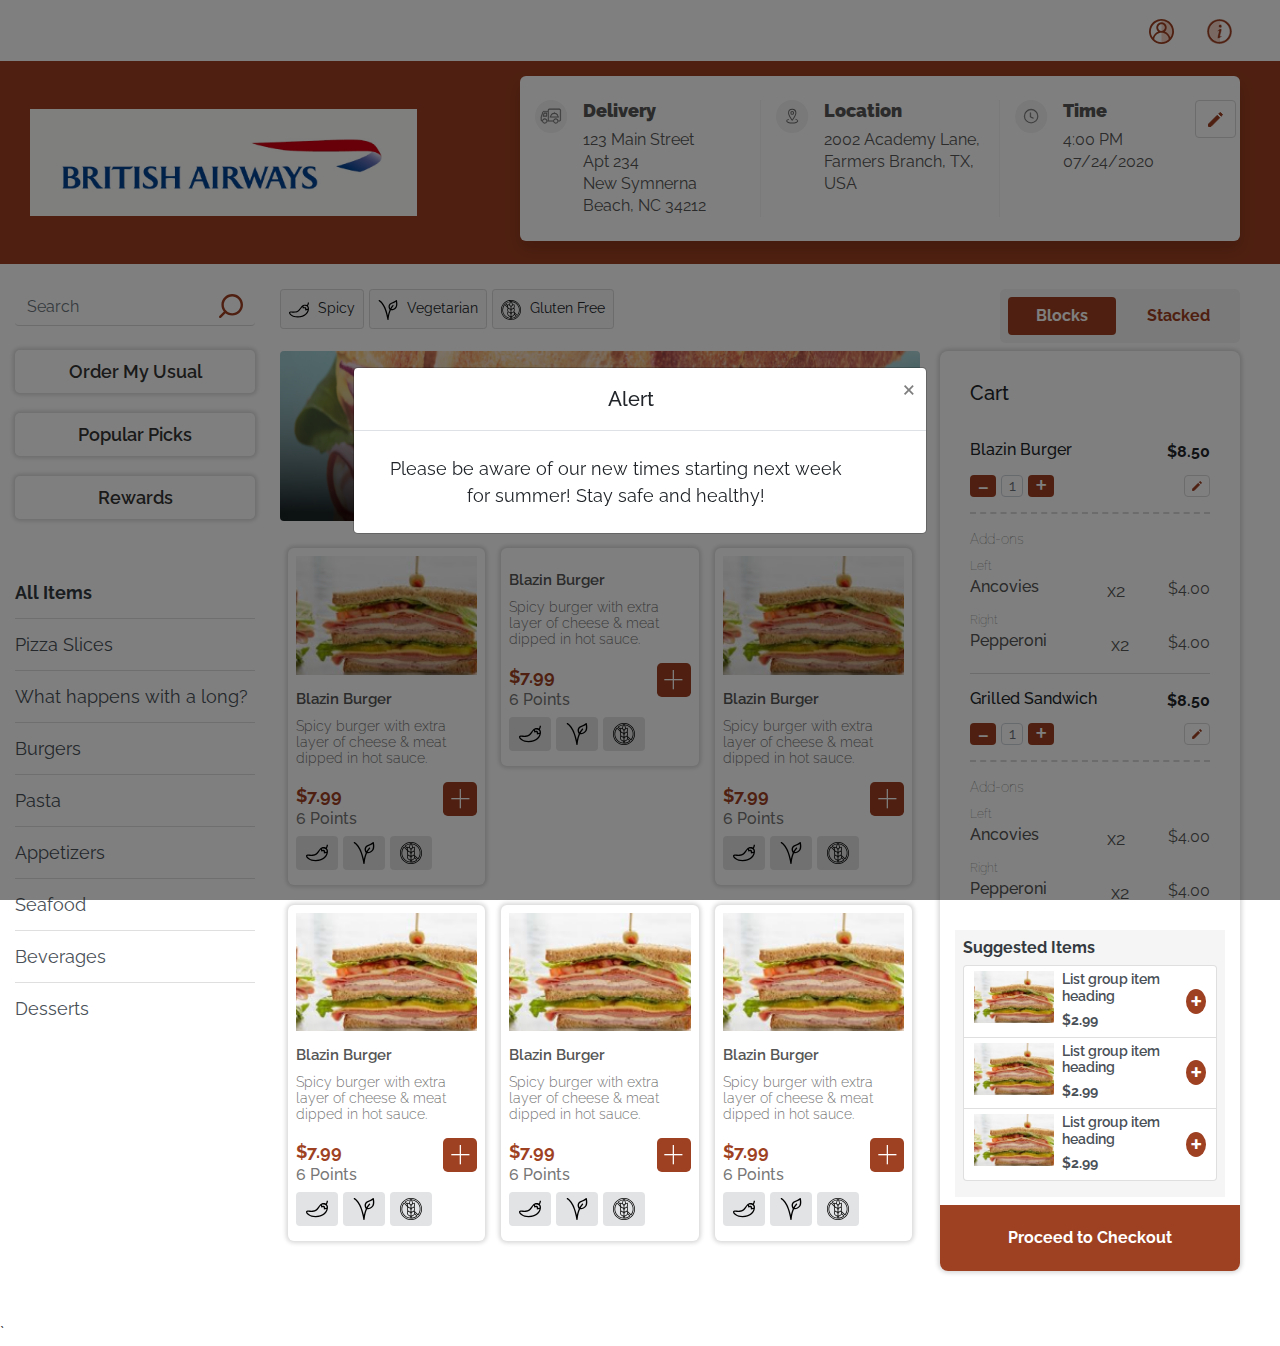
<file: index.html>
<!DOCTYPE html>
<html lang="en">
  <head>
    <!-- Required meta tags -->
    <meta charset="utf-8" />
    <meta
      name="viewport"
      content="width=device-width, initial-scale=1, shrink-to-fit=no"
    />

    <!-- Bootstrap CSS -->
    <link
      href="https://fonts.googleapis.com/css2?family=Raleway:wght@200;300;400;600;700&display=swap"
      rel="stylesheet"
    />
    <link rel="stylesheet" href="css/main.css" />

    <title>Arizona Sandwich! Ordering Menu</title>
  </head>

  <body>
    <!-- Top Navigation Desktop Starts-->
    <div class="container d-none d-md-block d-xl-block">
      <nav class="navbar">
        <!-- <a href="#" class="navbar-brand">
            <img src="images/logo.png" alt="" />
          </a> -->
        <ul class="nav ml-auto">
          <li class="nav-item">
            <a class="nav-link" href="#">
              <svg
                width="25"
                height="25"
                viewBox="0 0 25 25"
                fill="none"
                xmlns="http://www.w3.org/2000/svg"
              >
                <path
                  d="M12.5 23.9584V1.04175H14.5833L18.2292 2.60425L21.3542 5.20841L22.9167 7.81258L23.9583 10.4167L24.4792 13.5417L23.4375 17.1876L21.3542 20.3126L18.2292 22.3959L16.1458 23.9584H12.5Z"
                  fill="#F5D1C5"
                />
                <path
                  d="M21.6463 20.9989C23.3058 19.2194 24.4089 16.9944 24.8203 14.5973C25.2316 12.2001 24.9333 9.73518 23.962 7.50505C22.9906 5.27492 21.3885 3.3767 19.3523 2.04346C17.3161 0.710223 14.9346 0 12.5 0C10.0654 0 7.68386 0.710223 5.64769 2.04346C3.61153 3.3767 2.00941 5.27492 1.03805 7.50505C0.066689 9.73518 -0.231625 12.2001 0.179734 14.5973C0.591092 16.9944 1.69422 19.2194 3.35366 20.9989V21.0416H3.39635C4.56039 22.2905 5.96945 23.2865 7.5357 23.9675C9.10194 24.6485 10.7918 25 12.5 25C14.2082 25 15.8981 24.6485 17.4643 23.9675C19.0306 23.2865 20.4396 22.2905 21.6037 21.0416H21.6463V20.9989ZM1.82927 12.5136C1.82781 10.8427 2.21958 9.1948 2.97296 7.70295C3.72634 6.21109 4.82024 4.91705 6.16637 3.92525C7.51251 2.93346 9.07319 2.27169 10.7225 1.99334C12.3717 1.71499 14.0634 1.82786 15.661 2.32285C17.2586 2.81783 18.7173 3.68107 19.9194 4.84289C21.1216 6.00471 22.0335 7.43259 22.5816 9.01128C23.1297 10.59 23.2986 12.2753 23.0747 13.9312C22.8508 15.5871 22.2404 17.1673 21.2927 18.5441C20.9016 17.1882 20.2032 15.9406 19.2515 14.8979C18.2998 13.8553 17.1204 13.0457 15.8049 12.5319C16.6249 11.8517 17.2151 10.9354 17.495 9.9079C17.7749 8.88041 17.7308 7.79172 17.3688 6.79016C17.0068 5.78859 16.3445 4.92288 15.4722 4.31099C14.5998 3.6991 13.5598 3.37078 12.4939 3.37078C11.428 3.37078 10.388 3.6991 9.51562 4.31099C8.64326 4.92288 7.98097 5.78859 7.61899 6.79016C7.25701 7.79172 7.21295 8.88041 7.49282 9.9079C7.77268 10.9354 8.36286 11.8517 9.18293 12.5319C7.86741 13.0457 6.68805 13.8553 5.73635 14.8979C4.78464 15.9406 4.08617 17.1882 3.69513 18.5441C2.4749 16.7697 1.82412 14.6664 1.82927 12.5136ZM9.14634 8.55425C9.14634 7.89163 9.34303 7.24389 9.71154 6.69294C10.08 6.14199 10.6038 5.71258 11.2166 5.45901C11.8294 5.20544 12.5037 5.13909 13.1543 5.26836C13.8048 5.39763 14.4024 5.71671 14.8714 6.18525C15.3404 6.6538 15.6598 7.25076 15.7892 7.90064C15.9186 8.55053 15.8522 9.22416 15.5984 9.83634C15.3445 10.4485 14.9147 10.9718 14.3632 11.3399C13.8117 11.708 13.1633 11.9045 12.5 11.9045C11.611 11.9029 10.759 11.5494 10.1304 10.9215C9.5018 10.2935 9.14795 9.4423 9.14634 8.55425ZM5.21952 20.2863C5.4007 18.4831 6.24593 16.8114 7.59122 15.5956C8.93651 14.3798 10.6859 13.7066 12.5 13.7066C14.3141 13.7066 16.0635 14.3798 17.4088 15.5956C18.7541 16.8114 19.5993 18.4831 19.7805 20.2863C17.8108 22.1405 15.2065 23.1732 12.5 23.1732C9.79352 23.1732 7.18923 22.1405 5.21952 20.2863Z"
                  fill="#9E4122"
                />
              </svg>
            </a>
          </li>
          <li class="nav-item">
            <a class="nav-link" href="#">
              <svg
                width="27"
                height="27"
                viewBox="0 0 27 27"
                fill="none"
                xmlns="http://www.w3.org/2000/svg"
              >
                <path
                  d="M13.9805 24.9167V2H11.8971L8.2513 3.5625L5.1263 6.16667L3.5638 8.77083L2.52213 11.375L2.0013 14.5L3.04297 18.1458L5.1263 21.2708L8.2513 23.3542L10.3346 24.9167H13.9805Z"
                  fill="#F5D1C5"
                />
                <path
                  d="M13.54 1.00007C20.4024 1.02257 26.0398 6.66499 25.9998 13.4799C25.9978 15.126 25.6716 16.7556 25.0399 18.2756C24.4081 19.7957 23.4832 21.1764 22.3178 22.339C21.1525 23.5015 19.7695 24.4232 18.248 25.0513C16.7264 25.6794 15.0961 26.0017 13.45 25.9997C6.58256 26.0122 0.967641 20.3273 1.00014 13.3899C1.02919 10.0869 2.36444 6.92966 4.71411 4.60809C7.06379 2.28652 10.2369 0.989368 13.54 1.00007ZM13.5975 3.36503C12.2617 3.35214 10.9366 3.60425 9.69881 4.10676C8.46107 4.60927 7.33525 5.35222 6.38647 6.29262C5.4377 7.23303 4.68481 8.35222 4.17135 9.58547C3.65789 10.8187 3.39405 12.1415 3.39511 13.4774C3.33261 18.9998 7.91504 23.6097 13.4525 23.6222C14.788 23.6252 16.1108 23.3639 17.3448 22.8532C18.5788 22.3425 19.6995 21.5926 20.6424 20.6468C21.5852 19.7009 22.3315 18.5778 22.8382 17.3422C23.3449 16.1066 23.6021 14.7829 23.5948 13.4474C23.5623 7.90997 19.0624 3.37253 13.5975 3.36503Z"
                  fill="#9E4122"
                  stroke="white"
                  stroke-width="0.5"
                />
                <path
                  d="M12.9737 20.5846H12.0537C12.0379 20.5713 12.0202 20.5604 12.0012 20.5521C11.7278 20.4442 11.5039 20.2389 11.3728 19.9758C11.2418 19.7127 11.2127 19.4104 11.2912 19.1271C11.7087 17.4046 12.1387 15.6846 12.5562 13.9622C12.6143 13.7236 12.6561 13.4814 12.6812 13.2372C12.6897 13.207 12.6895 13.175 12.6806 13.1449C12.6718 13.1148 12.6546 13.0878 12.6312 13.0669C12.6077 13.0461 12.5789 13.0322 12.548 13.027C12.517 13.0217 12.4853 13.0253 12.4562 13.0372C12.3571 13.0588 12.2606 13.0915 12.1687 13.1347C11.9587 13.2222 11.7562 13.3247 11.5462 13.4072C11.4726 13.4491 11.3863 13.463 11.3032 13.4465C11.2201 13.43 11.1458 13.3841 11.0938 13.3172V12.9797C11.2363 12.7795 11.3979 12.5937 11.5762 12.4247C12.2062 11.9247 12.8537 11.4522 13.5037 10.9772C13.6429 10.8853 13.7922 10.8098 13.9487 10.7522C14.154 10.6628 14.382 10.6392 14.6012 10.6847C14.7842 10.7087 14.9597 10.7725 15.1155 10.8716C15.2712 10.9706 15.4034 11.1026 15.5027 11.2581C15.6021 11.4137 15.6662 11.5891 15.6905 11.772C15.7149 11.955 15.6989 12.1411 15.6437 12.3172C15.2354 13.9838 14.827 15.6422 14.4187 17.2921C14.3534 17.5622 14.3049 17.836 14.2737 18.1121C14.2659 18.1424 14.2671 18.1743 14.2772 18.2039C14.2873 18.2336 14.3059 18.2596 14.3307 18.2787C14.3554 18.2979 14.3852 18.3093 14.4164 18.3117C14.4476 18.3141 14.4788 18.3073 14.5062 18.2921C14.6612 18.2446 14.8062 18.1696 14.9562 18.1096C15.1062 18.0496 15.3237 17.9571 15.5112 17.8946C15.5643 17.8749 15.6224 17.8728 15.6768 17.8886C15.7313 17.9043 15.7792 17.9371 15.8137 17.9821C15.8524 18.0262 15.8761 18.0814 15.8815 18.1397C15.8869 18.1981 15.8737 18.2567 15.8437 18.3071C15.7982 18.4035 15.7402 18.4934 15.6712 18.5746C15.5164 18.745 15.3493 18.9037 15.1712 19.0496C14.4891 19.6299 13.7533 20.1439 12.9737 20.5846Z"
                  fill="#9E4122"
                  stroke="white"
                  stroke-width="0.5"
                />
                <path
                  d="M14.1624 9.90492C13.8157 9.90789 13.4759 9.80779 13.1861 9.61731C12.8964 9.42684 12.6698 9.15458 12.535 8.83509C12.4003 8.51559 12.3635 8.16327 12.4293 7.82283C12.4951 7.48238 12.6606 7.16916 12.9047 6.92292C13.1488 6.67668 13.4606 6.50852 13.8005 6.43977C14.1403 6.37102 14.493 6.40479 14.8136 6.53679C15.1343 6.66879 15.4085 6.89307 15.6014 7.18117C15.7944 7.46926 15.8974 7.80819 15.8974 8.15494C15.8991 8.38395 15.8554 8.61102 15.769 8.82311C15.6826 9.03519 15.5551 9.22809 15.3938 9.39072C15.2326 9.55336 15.0408 9.68251 14.8295 9.77075C14.6181 9.859 14.3915 9.90459 14.1624 9.90492Z"
                  fill="#9E4122"
                  stroke="white"
                  stroke-width="0.5"
                />
              </svg>
            </a>
          </li>
          <!-- <li class="nav-item">
            <a class="nav-link" href="#">
             
                  <svg
                    width="22"
                    height="24"
                    viewBox="0 0 22 24"
                    fill="none"
                    xmlns="http://www.w3.org/2000/svg"
                  >
                    <path
                      d="M20.5 4H6L5.5 4.5L8 12H17L20.5 4Z"
                      fill="#F5D1C5"
                    />
                    <path
                      d="M3.27484 7.46913e-10H0.992376C0.729182 7.46913e-10 0.476767 0.104554 0.29066 0.29066C0.104554 0.476767 0 0.729182 0 0.992376C0 1.25557 0.104554 1.50799 0.29066 1.69409C0.476767 1.8802 0.729182 1.98475 0.992376 1.98475H3.27484L6.53728 10.9583C5.80783 11.0807 5.15004 11.4702 4.69205 12.0509C4.23405 12.6317 4.00865 13.3622 4.05974 14.1001C4.11083 14.8379 4.43476 15.5304 4.96842 16.0425C5.50209 16.5546 6.20728 16.8497 6.94663 16.8704H18.8551C19.1183 16.8704 19.3708 16.7658 19.5569 16.5797C19.743 16.3936 19.8475 16.1412 19.8475 15.878C19.8475 15.6148 19.743 15.3624 19.5569 15.1763C19.3708 14.9902 19.1183 14.8856 18.8551 14.8856H6.94663C6.68344 14.8856 6.43102 14.7811 6.24492 14.595C6.05881 14.4089 5.95426 14.1565 5.95426 13.8933C5.95426 13.6301 6.05881 13.3777 6.24492 13.1915C6.43102 13.0054 6.68344 12.9009 6.94663 12.9009H15.682C16.5238 12.8983 17.3449 12.6403 18.0368 12.1609C18.7288 11.6816 19.2589 11.0036 19.5573 10.2165L21.7703 4.31684C21.8264 4.16666 21.8453 4.00513 21.8253 3.84607C21.8054 3.687 21.7472 3.53513 21.6558 3.40346C21.5643 3.27178 21.4423 3.16422 21.3002 3.08997C21.1582 3.01573 21.0002 2.97701 20.8399 2.97713H5.95426C5.88761 2.97734 5.82115 2.98398 5.75578 2.99698L5.14051 1.30746C5.00142 0.924326 4.74774 0.593309 4.41395 0.359389C4.08016 0.125469 3.68244 -1.11785e-05 3.27484 7.46913e-10ZM19.401 4.96188L17.699 9.51937C17.5441 9.92923 17.2682 10.2823 16.908 10.5318C16.5477 10.7812 16.1202 10.9153 15.682 10.9161H8.63367L6.46781 4.96188H19.401Z"
                      fill="#9E4122"
                    />
                    <path
                      d="M4.96191 20.8399C4.96191 21.4287 5.13652 22.0043 5.46365 22.4939C5.79078 22.9835 6.25575 23.3651 6.79974 23.5904C7.34374 23.8158 7.94234 23.8747 8.51985 23.7598C9.09736 23.645 9.62783 23.3614 10.0442 22.9451C10.4605 22.5287 10.7441 21.9982 10.859 21.4207C10.9738 20.8432 10.9149 20.2446 10.6896 19.7006C10.4642 19.1566 10.0826 18.6917 9.59305 18.3645C9.10346 18.0374 8.52786 17.8628 7.93904 17.8628C7.14946 17.8628 6.39221 18.1765 5.83389 18.7348C5.27558 19.2931 4.96191 20.0503 4.96191 20.8399ZM8.93142 20.8399C8.93142 21.0362 8.87322 21.2281 8.76417 21.3913C8.65513 21.5545 8.50014 21.6816 8.31881 21.7568C8.13748 21.8319 7.93794 21.8515 7.74544 21.8132C7.55294 21.7749 7.37611 21.6804 7.23733 21.5416C7.09854 21.4029 7.00403 21.226 6.96573 21.0335C6.92744 20.841 6.9471 20.6415 7.02221 20.4602C7.09732 20.2788 7.22451 20.1238 7.38771 20.0148C7.5509 19.9057 7.74277 19.8475 7.93904 19.8475C8.20224 19.8475 8.45465 19.9521 8.64076 20.1382C8.82686 20.3243 8.93142 20.5767 8.93142 20.8399Z"
                      fill="#9E4122"
                    />
                    <path
                      d="M16.8717 17.8628C16.2828 17.8628 15.7072 18.0374 15.2177 18.3645C14.7281 18.6917 14.3465 19.1566 14.1212 19.7006C13.8958 20.2446 13.8369 20.8432 13.9517 21.4207C14.0666 21.9982 14.3502 22.5287 14.7665 22.9451C15.1829 23.3614 15.7133 23.645 16.2909 23.7598C16.8684 23.8747 17.467 23.8158 18.011 23.5904C18.555 23.3651 19.0199 22.9835 19.3471 22.4939C19.6742 22.0043 19.8488 21.4287 19.8488 20.8399C19.8488 20.0503 19.5351 19.2931 18.9768 18.7348C18.4185 18.1765 17.6612 17.8628 16.8717 17.8628ZM16.8717 21.8323C16.6754 21.8323 16.4835 21.7741 16.3203 21.6651C16.1571 21.556 16.0299 21.401 15.9548 21.2197C15.8797 21.0384 15.8601 20.8388 15.8984 20.6463C15.9366 20.4538 16.0312 20.277 16.1699 20.1382C16.3087 19.9994 16.4856 19.9049 16.6781 19.8666C16.8706 19.8283 17.0701 19.848 17.2514 19.9231C17.4328 19.9982 17.5877 20.1254 17.6968 20.2886C17.8058 20.4518 17.864 20.6436 17.864 20.8399C17.864 21.1031 17.7595 21.3555 17.5734 21.5416C17.3873 21.7277 17.1349 21.8323 16.8717 21.8323Z"
                      fill="#9E4122"
                    />
                  </svg>
              
            
            </a>
          </li> -->
        </ul>
      </nav>
    </div>
    <!-- Top Navigation Desktop Ends-->

    <!-- Arizona Sandwich Container with brown bg starts -->
    <div class="container-fluid arizona-sandwich-banner py-md-3 py-xl-5">
      <div class="container">
        <div class="row">
          <div class="arz-sandwich-logo col-md-4">
            <a href="javascript:;">
              <img src="images/wide-logo.png" alt="" class="img-fluid w-100" />

              <!-- <img
                  src="images/opensesamecafe-web1200x180logo.png"
                  class="img-fluid"
                  alt=""
                /> -->
            </a>
          </div>
          <div class="col-md-8 align-items-center mobile-Nav px-0">
            <!-- <h3 class="d-none d-md-block d-xl-block ml-sm-5 ml-lg-0 ml-xl-5">
                Menu
              </h3> -->
            <a href="#" class="d-block d-md-none d-xl-none">
              <svg
                width="29"
                height="21"
                viewBox="0 0 29 21"
                fill="none"
                xmlns="http://www.w3.org/2000/svg"
              >
                <rect
                  width="28.4118"
                  height="3.70588"
                  rx="1.85294"
                  fill="white"
                />
                <rect
                  y="8.64697"
                  width="28.4118"
                  height="3.70588"
                  rx="1.85294"
                  fill="white"
                />
                <rect
                  y="17.2942"
                  width="28.4118"
                  height="3.70588"
                  rx="1.85294"
                  fill="white"
                />
              </svg>
            </a>
            <a
              href="#"
              class="
                navbar-brand
                d-block d-md-none d-xl-none
                ml-3
                mobile-search
              "
            >
              <svg
                width="24"
                height="24"
                viewBox="0 0 24 24"
                fill="none"
                xmlns="http://www.w3.org/2000/svg"
              >
                <path
                  fill-rule="evenodd"
                  clip-rule="evenodd"
                  d="M13.2 2.4C17.8392 2.4 21.6 6.16081 21.6 10.8C21.6 15.4392 17.8392 19.2 13.2 19.2C8.56081 19.2 4.8 15.4392 4.8 10.8C4.8 6.16081 8.56081 2.4 13.2 2.4ZM24 10.8C24 4.83532 19.1647 0 13.2 0C7.23532 0 2.4 4.83532 2.4 10.8C2.4 16.7647 7.23532 21.6 13.2 21.6C19.1647 21.6 24 16.7647 24 10.8Z"
                  fill="white"
                />
                <path
                  fill-rule="evenodd"
                  clip-rule="evenodd"
                  d="M7.26853 16.7315C6.7999 16.2628 6.0401 16.2628 5.57147 16.7315L0.351471 21.9515C-0.117159 22.4201 -0.117159 23.1799 0.351471 23.6485C0.820099 24.1172 1.5799 24.1172 2.04853 23.6485L7.26853 18.4285C7.73716 17.9599 7.73716 17.2001 7.26853 16.7315Z"
                  fill="white"
                />
              </svg>
            </a>

            <input
              type="text"
              class="form-control mobile-search-container"
              placeholder="Enter Search Here"
              style="display: none"
            />

            <nav
              class="nav ml-auto d-flex d-md-none d-xl-none align-items-center"
            >
              <a href="#" class="nav-link">
                <div class="btn-group">
                  <button
                    type="button"
                    class="btn btn-secondary dropdown-toggle"
                    data-toggle="dropdown"
                    aria-haspopup="true"
                    aria-expanded="false"
                  >
                    <img src="images/info.png" alt="" class="img-fluid" />
                  </button>
                  <div class="dropdown-menu dropdown-menu-right mobile-method">
                    <div class="row">
                      <div class="col-xl-4">
                        <h4>Delivery</h4>
                        <p>
                          123 Main Street <br />
                          Apt 234 <br />
                          New Symnerna Beach, NC 34212
                        </p>
                      </div>

                      <div class="col-xl-4">
                        <h4>Location</h4>
                        <p>
                          2002 Academy Lane, <br />
                          Farmers Branch, TX, <br />
                          USA
                        </p>
                      </div>

                      <div class="col-xl-3">
                        <h4>Time</h4>
                        <p>
                          4:00 PM <br />
                          07/24/2020
                        </p>
                      </div>
                    </div>
                  </div>
                </div>
              </a>
              <a
                class="nav-link cart-items"
                href="#"
                data-toggle="modal"
                data-target="#cartModal"
              >
                <svg
                  width="22"
                  height="17"
                  viewBox="0 0 22 17"
                  fill="none"
                  xmlns="http://www.w3.org/2000/svg"
                >
                  <path
                    d="M3.27484 7.46913e-10H0.992376C0.729182 7.46913e-10 0.476767 0.104554 0.29066 0.29066C0.104554 0.476767 0 0.729182 0 0.992376C0 1.25557 0.104554 1.50799 0.29066 1.69409C0.476767 1.8802 0.729182 1.98475 0.992376 1.98475H3.27484L6.53728 10.9583C5.80783 11.0807 5.15004 11.4702 4.69205 12.0509C4.23405 12.6317 4.00865 13.3622 4.05974 14.1001C4.11083 14.8379 4.43476 15.5304 4.96842 16.0425C5.50209 16.5546 6.20728 16.8497 6.94663 16.8704H18.8551C19.1183 16.8704 19.3708 16.7658 19.5569 16.5797C19.743 16.3936 19.8475 16.1412 19.8475 15.878C19.8475 15.6148 19.743 15.3624 19.5569 15.1763C19.3708 14.9902 19.1183 14.8856 18.8551 14.8856H6.94663C6.68344 14.8856 6.43102 14.7811 6.24492 14.595C6.05881 14.4089 5.95426 14.1565 5.95426 13.8933C5.95426 13.6301 6.05881 13.3777 6.24492 13.1915C6.43102 13.0054 6.68344 12.9009 6.94663 12.9009H15.682C16.5238 12.8983 17.3449 12.6403 18.0368 12.1609C18.7288 11.6816 19.2589 11.0036 19.5573 10.2165L21.7703 4.31684C21.8264 4.16666 21.8453 4.00513 21.8253 3.84607C21.8054 3.687 21.7472 3.53513 21.6558 3.40346C21.5643 3.27178 21.4423 3.16422 21.3002 3.08997C21.1582 3.01573 21.0002 2.97701 20.8399 2.97713H5.95426C5.88761 2.97734 5.82115 2.98398 5.75578 2.99698L5.14051 1.30746C5.00142 0.924326 4.74774 0.593309 4.41395 0.359389C4.08016 0.125469 3.68244 -1.11785e-05 3.27484 7.46913e-10ZM19.401 4.96188L17.699 9.51937C17.5441 9.92923 17.2682 10.2823 16.908 10.5318C16.5477 10.7812 16.1202 10.9153 15.682 10.9161H8.63367L6.46781 4.96188H19.401Z"
                    fill="white"
                  />
                </svg>

                <span class="badge">2</span>
              </a>
            </nav>
          </div>
        </div>
      </div>
    </div>

    <!-- Arizona Sandwich Container with brown bg starts -->
    <div class="container-fluid pb-5">
      <div class="container">
        <div class="row">
          <!-- Left Side Container Listing starts -->

          <aside class="d-none d-md-block d-xl-block">
            <!-- <div class="block-stacked my-md-5 p-1 d-none d-xl-block">
              <button class="btn btn-brown mb-3 mb-xl-0 blocks-button">
                Blocks
              </button>
              <button class="btn mb-3 mb-xl-0 stacked-button">Stacked</button>
            </div> -->
            <div class="left-listing mt-4">
              <div class="input-group mb-3">
                <input
                  type="text"
                  class="form-control"
                  placeholder="Search"
                  aria-describedby="basic-addon2"
                />
                <div class="input-group-append">
                  <span class="input-group-text" id="basic-addon2">
                    <svg
                      width="24"
                      height="24"
                      viewBox="0 0 24 24"
                      fill="none"
                      xmlns="http://www.w3.org/2000/svg"
                    >
                      <path
                        fill-rule="evenodd"
                        clip-rule="evenodd"
                        d="M13.2 2.4C17.8392 2.4 21.6 6.16081 21.6 10.8C21.6 15.4392 17.8392 19.2 13.2 19.2C8.56081 19.2 4.8 15.4392 4.8 10.8C4.8 6.16081 8.56081 2.4 13.2 2.4ZM24 10.8C24 4.83532 19.1647 0 13.2 0C7.23532 0 2.4 4.83532 2.4 10.8C2.4 16.7647 7.23532 21.6 13.2 21.6C19.1647 21.6 24 16.7647 24 10.8Z"
                        fill="#9E4122"
                      />
                      <path
                        fill-rule="evenodd"
                        clip-rule="evenodd"
                        d="M7.26853 16.7315C6.7999 16.2628 6.0401 16.2628 5.57147 16.7315L0.351471 21.9515C-0.117159 22.4201 -0.117159 23.1799 0.351471 23.6485C0.820099 24.1172 1.5799 24.1172 2.04853 23.6485L7.26853 18.4285C7.73716 17.9599 7.73716 17.2001 7.26853 16.7315Z"
                        fill="#9E4122"
                      />
                    </svg>
                  </span>
                </div>
              </div>
            </div>
            <div class="btn-blocks d-none d-md-block d-xl-block mt-4">
              <button
                class="btn btn-lg btn-block border-0 bg-white"
                data-toggle="modal"
                data-target="#orderUsualModal"
              >
                Order My Usual
              </button>
              <button
                class="btn btn-lg btn-block border-0 bg-white"
                data-toggle="modal"
                data-target="#popularPicksModal"
              >
                Popular Picks
              </button>
              <button
                class="btn btn-lg btn-block border-0 bg-white"
                data-toggle="modal"
                data-target="#rewardsModal"
              >
                Rewards
              </button>
            </div>

            <div class="left-listing mt-5 mb-3">
              <ul class="list-group list-group-flush">
                <li class="list-group-item">
                  <a
                    class="list-group-item-action font-weight-bold text-dark"
                    href="#"
                    >All Items</a
                  >
                </li>
                <li class="list-group-item">
                  <a href="" class="list-group-item-action">Pizza Slices</a>
                </li>
                <li class="list-group-item">
                  <a href="" class="list-group-item-action"
                    >What happens with a long?</a
                  >
                </li>
                <li class="list-group-item">
                  <a href="" class="list-group-item-action">Burgers</a>
                </li>
                <li class="list-group-item">
                  <a href="" class="list-group-item-action">Pasta</a>
                </li>
                <li class="list-group-item">
                  <a href="" class="list-group-item-action">Appetizers</a>
                </li>
                <li class="list-group-item">
                  <a href="" class="list-group-item-action">Seafood</a>
                </li>
                <li class="list-group-item">
                  <a href="" class="list-group-item-action">Beverages</a>
                </li>
                <li class="list-group-item">
                  <a href="" class="list-group-item-action">Desserts</a>
                </li>
              </ul>
            </div>
          </aside>
          <!-- Left Side Container Listing ends -->

          <!-- Main container with right side content starts -->
          <main class="col-md col-xl right-side">
            <div
              class="
                row
                mt-md-2 mt-xl-0
                mb-3
                top-spacing
                d-none d-md-block d-xl-block
              "
            >
              <!-- Method info Delivery, Location and Time starts -->
              <div
                class="
                  col col-sm-11 col-md-10 col-xl-9
                  delivery-info
                  py-4
                  shadow
                  ml-auto
                "
              >
                <div class="row">
                  <div class="col-md-5 col-xl-4 mb-4 mb-md-0">
                    <div class="row">
                      <div class="col-2 d-md-none d-xl-block col-xl-auto pr-0">
                        <img src="images/delivery-icon.svg" alt="" />
                      </div>
                      <div class="col">
                        <h4>Delivery</h4>
                        <p>
                          123 Main Street <br />
                          Apt 234 <br />
                          New Symnerna Beach, NC 34212
                        </p>
                      </div>
                    </div>
                  </div>
                  <div class="col-md-4 col-xl-4 mb-4 mb-md-0 border-left-right">
                    <div class="row">
                      <div class="col-2 d-md-none d-xl-block col-xl-auto pr-0">
                        <img src="images/location.svg" alt="" />
                      </div>
                      <div class="col">
                        <h4>Location</h4>
                        <p>
                          2002 Academy Lane, <br />
                          Farmers Branch, TX, <br />
                          USA
                        </p>
                      </div>
                    </div>
                  </div>
                  <div class="col-md-3 col-xl-3">
                    <div class="row">
                      <div class="col-2 d-md-none d-xl-block col-xl-auto pr-0">
                        <img src="images/time-icon.svg" alt="" />
                      </div>
                      <div class="col">
                        <h4>Time</h4>
                        <p>
                          4:00 PM <br />
                          07/24/2020
                        </p>
                      </div>
                    </div>
                  </div>
                  <div class="d-md-none d-xl-block col-xl-1">
                    <button
                      class="btn"
                      data-target="#updateMethodModal"
                      data-toggle="modal"
                    >
                      <svg
                        width="15"
                        height="15"
                        viewBox="0 0 15 15"
                        fill="none"
                        xmlns="http://www.w3.org/2000/svg"
                      >
                        <path
                          d="M2.91832 14.4999H0.5V12.0816L9.2221 3.35945L11.6404 5.77778L2.91832 14.4999Z"
                          fill="#9E4122"
                          stroke="#9E4122"
                        />
                        <path
                          d="M13.2309 4.18732L10.8126 1.76899L11.9842 0.597337C12.114 0.467554 12.3267 0.467554 12.4565 0.597337L12.4565 0.597341L14.4026 2.54343C14.4026 2.54343 14.4026 2.54343 14.4026 2.54343C14.5324 2.67321 14.5324 2.88586 14.4026 3.01564L14.4026 3.01566L13.2309 4.18732Z"
                          fill="#9E4122"
                          stroke="#9E4122"
                        />
                      </svg>
                    </button>
                  </div>
                </div>
              </div>
              <!-- Method info Delivery, Location and Time Ends -->
            </div>
            <!-- Alert Starts -->
            <!-- <div
                class="row alert-text text-center py-3 px-3 mb-0 alert alert-dismissible fade show"
                role="alert"
              >
                <div class="col px-0">
                  <p>
                    <span>Alert:</span> Please be aware of our new times starting
                    next week for summer! Stay safe and healthy!
                  </p>
  
                  <button
                    type="button"
                    class="close"
                    data-dismiss="alert"
                    aria-label="Close"
                  >
                    <span aria-hidden="true">
                      <svg
                        width="13"
                        height="13"
                        viewBox="0 0 13 13"
                        fill="none"
                        xmlns="http://www.w3.org/2000/svg"
                      >
                        <path
                          d="M1 1L12 11.5"
                          stroke="#9E4122"
                          stroke-width="2"
                        />
                        <path
                          d="M12 1L0.999999 11.5"
                          stroke="#9E4122"
                          stroke-width="2"
                        />
                      </svg>
                    </span>
                  </button>
                </div>
              </div> -->
            <!-- Alert Ends -->

            <!-- Aside Content for Mobile/iPad Only -->

            <aside class="d-block d-md-none d-xl-none mt-3">
              <div class="btn-blocks mt-0">
                <button
                  class="btn btn-lg btn-block border-0 bg-white"
                  data-toggle="modal"
                  data-target="#orderUsualModal"
                >
                  Order My Usual
                </button>
                <button
                  class="btn btn-lg btn-block border-0 bg-white"
                  data-toggle="modal"
                  data-target="#popularPicksModal"
                >
                  Popular Picks
                </button>
                <button
                  class="btn btn-lg btn-block border-0 bg-white"
                  data-toggle="modal"
                  data-target="#rewardsModal"
                >
                  Rewards
                </button>
              </div>

              <div class="left-listing my-4 mb-2">
                <ul class="list-group list-group-flush px-0">
                  <li class="list-group-item">
                    <a
                      class="list-group-item-action font-weight-bold text-dark"
                      href="#"
                      >All Items</a
                    >
                  </li>
                  <li class="list-group-item">
                    <a href="" class="list-group-item-action">Pizza Slices</a>
                  </li>
                  <li class="list-group-item">
                    <a href="" class="list-group-item-action"
                      >What happens with a long?</a
                    >
                  </li>
                  <li class="list-group-item">
                    <a href="" class="list-group-item-action">Burgers</a>
                  </li>
                  <li class="list-group-item">
                    <a href="" class="list-group-item-action">Pasta</a>
                  </li>
                  <li class="list-group-item">
                    <a href="" class="list-group-item-action">Appetizers</a>
                  </li>
                  <li class="list-group-item">
                    <a href="" class="list-group-item-action">Seafood</a>
                  </li>
                  <li class="list-group-item">
                    <a href="" class="list-group-item-action">Beverages</a>
                  </li>
                  <li class="list-group-item">
                    <a href="" class="list-group-item-action">Desserts</a>
                  </li>
                </ul>
              </div>
            </aside>

            <!-- Aside Content for Mobile/iPad Only -->

            <!-- Catergory Items Starts -->

            <div class="row">
              <div class="col">
                <div class="row mb-2 text-center text-xl-left mt-md-3">
                  <div class="col filter-buttons px-0 mt-3">
                    <button
                      class="btn btn-sm btn-light btn-tgl p-2"
                      onclick="toggleClass( this )"
                    >
                      <img src="images/chili.svg" alt="" /> Spicy
                    </button>
                    <button
                      class="btn btn-sm btn-light btn-tgl p-2"
                      onclick="toggleClass( this )"
                    >
                      <img src="images/vegetarian.svg" alt="" /> Vegetarian
                    </button>
                    <button
                      class="btn btn-sm btn-light btn-tgl p-2"
                      onclick="toggleClass( this )"
                    >
                      <img src="images/gluten.svg" alt="" /> Gluten Free
                    </button>
                  </div>
                  <div
                    class="
                      col-md-3
                      p-2
                      block-stacked
                      d-none d-xl-flex
                      mt-3
                      justify-content-between
                    "
                  >
                    <button class="btn btn-brown mb-3 mb-xl-0 blocks-button">
                      Blocks
                    </button>
                    <button class="btn mb-3 mb-xl-0 stacked-button">
                      Stacked
                    </button>
                  </div>
                  <!-- <div class="col px-0 d-none d-xl-block">
                    <button
                      class="btn btn-sm cart-eye float-right font-weight-bold bg-light"
                      id="cartToggle"
                    >
                      Cart &nbsp; <img src="images/cart-eye.svg" alt="" />
                    </button>
                  </div> -->
                </div>
                <div class="row">
                  <div class="col-md-12 px-0">
                    <div
                      class="
                        block-stacked
                        my-md-5
                        p-1
                        d-block d-xl-none
                        mt-3
                        mb-2
                      "
                    >
                      <button class="btn btn-brown mb-xl-0 blocks-button">
                        Blocks
                      </button>
                      <button class="btn mb-xl-0 stacked-button">
                        Stacked
                      </button>
                    </div>
                  </div>
                  <!-- Catergory Items Starts -->
                  <div class="col-md-12 col-xl items-section">
                    <div class="row d-md-flex d-xl-flex">
                      <div class="col-xl px-0">
                        <div
                          class="
                            col
                            burger-banner
                            mb-4
                            text-center
                            rounded
                            bg-transparent
                            p-0
                          "
                        >
                          <img
                            src="images/burger-banner-img.png"
                            alt=""
                            class="img-fluid w-100 rounded"
                          />
                          <div class="w-100"></div>
                          <h4>Burger</h4>
                        </div>

                        <div class="col grid-list-container">
                          <div class="row collapse-view" style="display: none">
                            <div class="col-md-6 px-0 pl-md-0 pr-md-1">
                              <div class="accordion" id="accordionExample">
                                <div class="card mb-2 border rounded shadow-sm">
                                  <div
                                    class="card-header bg-white"
                                    id="headingOne"
                                  >
                                    <h3
                                      class="mb-0"
                                      data-toggle="collapse"
                                      data-target="#collapseOne"
                                      aria-expanded="true"
                                      aria-controls="collapseOne"
                                    >
                                      Entrees
                                    </h3>
                                  </div>
                                  <div
                                    id="collapseOne"
                                    class="collapse"
                                    aria-labelledby="headingOne"
                                    data-parent="#accordionExample"
                                  >
                                    <div class="card-body">
                                      <div class="row">
                                        <div
                                          class="
                                            col
                                            px-0
                                            order-my-usual
                                            collapse-view-content
                                          "
                                        >
                                          <table class="table">
                                            <tbody>
                                              <tr>
                                                <td class="border-0">
                                                  <img
                                                    src="images/blazin-burger.png"
                                                    alt=""
                                                  />
                                                </td>
                                                <td class="border-0">
                                                  <h4>Blazin Burger</h4>
                                                  <p>
                                                    Spicy burger with extra
                                                    layer of cheese
                                                  </p>
                                                </td>
                                                <td class="border-0">
                                                  <p><strong>$7.99</strong></p>
                                                  <button class="btn">+</button>
                                                </td>
                                              </tr>
                                              <tr>
                                                <td>
                                                  <img
                                                    src="images/blazin-burger.png"
                                                    alt=""
                                                  />
                                                </td>
                                                <td>
                                                  <h4>Blazin Burger</h4>
                                                  <p>
                                                    Spicy burger with extra
                                                    layer of cheese
                                                  </p>
                                                </td>
                                                <td>
                                                  <p><strong>$7.99</strong></p>
                                                  <button class="btn">+</button>
                                                </td>
                                              </tr>
                                              <tr>
                                                <td>
                                                  <img
                                                    src="images/blazin-burger.png"
                                                    alt=""
                                                  />
                                                </td>
                                                <td>
                                                  <h4>Blazin Burger</h4>
                                                  <p>
                                                    Spicy burger with extra
                                                    layer of cheese
                                                  </p>
                                                </td>
                                                <td>
                                                  <p><strong>$7.99</strong></p>
                                                  <button class="btn">+</button>
                                                </td>
                                              </tr>
                                            </tbody>
                                          </table>
                                        </div>
                                      </div>
                                    </div>
                                  </div>
                                </div>
                                <div class="card mb-2 border rounded shadow-sm">
                                  <div
                                    class="card-header bg-white"
                                    id="headingTwo"
                                  >
                                    <h3
                                      class="mb-0"
                                      data-toggle="collapse"
                                      data-target="#collapseTwo"
                                      aria-expanded="false"
                                      aria-controls="collapseTwo"
                                    >
                                      Collapsible Group Item #2
                                    </h3>
                                  </div>
                                  <div
                                    id="collapseTwo"
                                    class="collapse"
                                    aria-labelledby="headingTwo"
                                    data-parent="#accordionExample"
                                  >
                                    <div class="card-body">
                                      <div class="row">
                                        <div
                                          class="
                                            col
                                            px-0
                                            order-my-usual
                                            collapse-view-content
                                          "
                                        >
                                          <table class="table">
                                            <tbody>
                                              <tr>
                                                <td class="border-0">
                                                  <img
                                                    src="images/blazin-burger.png"
                                                    alt=""
                                                  />
                                                </td>
                                                <td class="border-0">
                                                  <h4>Blazin Burger</h4>
                                                  <p>
                                                    Spicy burger with extra
                                                    layer of cheese
                                                  </p>
                                                </td>
                                                <td class="border-0">
                                                  <p><strong>$7.99</strong></p>
                                                  <button class="btn">+</button>
                                                </td>
                                              </tr>
                                              <tr>
                                                <td>
                                                  <img
                                                    src="images/blazin-burger.png"
                                                    alt=""
                                                  />
                                                </td>
                                                <td>
                                                  <h4>Blazin Burger</h4>
                                                  <p>
                                                    Spicy burger with extra
                                                    layer of cheese
                                                  </p>
                                                </td>
                                                <td>
                                                  <p><strong>$7.99</strong></p>
                                                  <button class="btn">+</button>
                                                </td>
                                              </tr>
                                              <tr>
                                                <td>
                                                  <img
                                                    src="images/blazin-burger.png"
                                                    alt=""
                                                  />
                                                </td>
                                                <td>
                                                  <h4>Blazin Burger</h4>
                                                  <p>
                                                    Spicy burger with extra
                                                    layer of cheese
                                                  </p>
                                                </td>
                                                <td>
                                                  <p><strong>$7.99</strong></p>
                                                  <button class="btn">+</button>
                                                </td>
                                              </tr>
                                            </tbody>
                                          </table>
                                        </div>
                                      </div>
                                    </div>
                                  </div>
                                </div>
                                <div class="card mb-2 border rounded shadow-sm">
                                  <div
                                    class="card-header bg-white"
                                    id="headingThree"
                                  >
                                    <h3
                                      class="mb-0"
                                      data-toggle="collapse"
                                      data-target="#collapseThree"
                                      aria-expanded="false"
                                      aria-controls="collapseThree"
                                    >
                                      Long Category for testing
                                    </h3>
                                  </div>
                                  <div
                                    id="collapseThree"
                                    class="collapse"
                                    aria-labelledby="headingThree"
                                    data-parent="#accordionExample"
                                  >
                                    <div class="card-body">
                                      <div class="row">
                                        <div
                                          class="
                                            col
                                            px-0
                                            order-my-usual
                                            collapse-view-content
                                          "
                                        >
                                          <table class="table">
                                            <tbody>
                                              <tr>
                                                <td class="border-0">
                                                  <img
                                                    src="images/blazin-burger.png"
                                                    alt=""
                                                  />
                                                </td>
                                                <td class="border-0">
                                                  <h4>Blazin Burger</h4>
                                                  <p>
                                                    Spicy burger with extra
                                                    layer of cheese
                                                  </p>
                                                </td>
                                                <td class="border-0">
                                                  <p><strong>$7.99</strong></p>
                                                  <button class="btn">+</button>
                                                </td>
                                              </tr>
                                              <tr>
                                                <td>
                                                  <img
                                                    src="images/blazin-burger.png"
                                                    alt=""
                                                  />
                                                </td>
                                                <td>
                                                  <h4>Blazin Burger</h4>
                                                  <p>
                                                    Spicy burger with extra
                                                    layer of cheese
                                                  </p>
                                                </td>
                                                <td>
                                                  <p><strong>$7.99</strong></p>
                                                  <button class="btn">+</button>
                                                </td>
                                              </tr>
                                              <tr>
                                                <td>
                                                  <img
                                                    src="images/blazin-burger.png"
                                                    alt=""
                                                  />
                                                </td>
                                                <td>
                                                  <h4>Blazin Burger</h4>
                                                  <p>
                                                    Spicy burger with extra
                                                    layer of cheese
                                                  </p>
                                                </td>
                                                <td>
                                                  <p><strong>$7.99</strong></p>
                                                  <button class="btn">+</button>
                                                </td>
                                              </tr>
                                            </tbody>
                                          </table>
                                        </div>
                                      </div>
                                    </div>
                                  </div>
                                </div>
                              </div>
                            </div>
                            <div class="col-md-6 px-0 pr-md-0 pl-md-1">
                              <div class="accordion" id="accordionExample">
                                <div class="card mb-2 border rounded shadow-sm">
                                  <div
                                    class="card-header bg-white"
                                    id="headingFour"
                                  >
                                    <h3
                                      class="mb-0"
                                      data-toggle="collapse"
                                      data-target="#collapseFour"
                                      aria-expanded="true"
                                      aria-controls="collapseFour"
                                    >
                                      Entrees
                                    </h3>
                                  </div>
                                  <div
                                    id="collapseFour"
                                    class="collapse"
                                    aria-labelledby="headingFour"
                                    data-parent="#accordionExample"
                                  >
                                    <div class="card-body">
                                      <div class="row">
                                        <div
                                          class="
                                            col
                                            px-0
                                            order-my-usual
                                            collapse-view-content
                                          "
                                        >
                                          <table class="table">
                                            <tbody>
                                              <tr>
                                                <td
                                                  colspan="4"
                                                  class="border-0"
                                                >
                                                  <img
                                                    src="images/burger-banner-img.png"
                                                    class="w-100 rounded"
                                                    alt=""
                                                  />
                                                </td>
                                              </tr>
                                              <tr>
                                                <td>
                                                  <img
                                                    src="images/blazin-burger.png"
                                                    alt=""
                                                  />
                                                </td>
                                                <td>
                                                  <h4>Blazin Burger</h4>
                                                  <p>
                                                    Spicy burger with extra
                                                    layer of cheese
                                                  </p>
                                                </td>
                                                <td>
                                                  <p><strong>$7.99</strong></p>
                                                  <button class="btn">+</button>
                                                </td>
                                              </tr>
                                              <tr>
                                                <td>
                                                  <img
                                                    src="images/blazin-burger.png"
                                                    alt=""
                                                  />
                                                </td>
                                                <td>
                                                  <h4>Blazin Burger</h4>
                                                  <p>
                                                    Spicy burger with extra
                                                    layer of cheese
                                                  </p>
                                                </td>
                                                <td>
                                                  <p><strong>$7.99</strong></p>
                                                  <button class="btn">+</button>
                                                </td>
                                              </tr>
                                              <tr>
                                                <td>
                                                  <img
                                                    src="images/blazin-burger.png"
                                                    alt=""
                                                  />
                                                </td>
                                                <td>
                                                  <h4>Blazin Burger</h4>
                                                  <p>
                                                    Spicy burger with extra
                                                    layer of cheese
                                                  </p>
                                                </td>
                                                <td>
                                                  <p><strong>$7.99</strong></p>
                                                  <button class="btn">+</button>
                                                </td>
                                              </tr>
                                            </tbody>
                                          </table>
                                        </div>
                                      </div>
                                    </div>
                                  </div>
                                </div>
                                <div class="card mb-2 border rounded shadow-sm">
                                  <div
                                    class="card-header bg-white"
                                    id="headingFive"
                                  >
                                    <h3
                                      class="mb-0"
                                      data-toggle="collapse"
                                      data-target="#collapseFive"
                                      aria-expanded="false"
                                      aria-controls="collapseFive"
                                    >
                                      Collapsible Group Item #2
                                    </h3>
                                  </div>
                                  <div
                                    id="collapseFive"
                                    class="collapse"
                                    aria-labelledby="headingFive"
                                    data-parent="#accordionExample"
                                  >
                                    <div class="card-body">
                                      <div class="row">
                                        <div
                                          class="
                                            col
                                            px-0
                                            order-my-usual
                                            collapse-view-content
                                          "
                                        >
                                          <table class="table">
                                            <tbody>
                                              <tr>
                                                <td class="border-0">
                                                  <img
                                                    src="images/blazin-burger.png"
                                                    alt=""
                                                  />
                                                </td>
                                                <td class="border-0">
                                                  <h4>Blazin Burger</h4>
                                                  <p>
                                                    Spicy burger with extra
                                                    layer of cheese
                                                  </p>
                                                </td>
                                                <td class="border-0">
                                                  <p><strong>$7.99</strong></p>
                                                  <button class="btn">+</button>
                                                </td>
                                              </tr>
                                              <tr>
                                                <td>
                                                  <img
                                                    src="images/blazin-burger.png"
                                                    alt=""
                                                  />
                                                </td>
                                                <td>
                                                  <h4>Blazin Burger</h4>
                                                  <p>
                                                    Spicy burger with extra
                                                    layer of cheese
                                                  </p>
                                                </td>
                                                <td>
                                                  <p><strong>$7.99</strong></p>
                                                  <button class="btn">+</button>
                                                </td>
                                              </tr>
                                              <tr>
                                                <td>
                                                  <img
                                                    src="images/blazin-burger.png"
                                                    alt=""
                                                  />
                                                </td>
                                                <td>
                                                  <h4>Blazin Burger</h4>
                                                  <p>
                                                    Spicy burger with extra
                                                    layer of cheese
                                                  </p>
                                                </td>
                                                <td>
                                                  <p><strong>$7.99</strong></p>
                                                  <button class="btn">+</button>
                                                </td>
                                              </tr>
                                            </tbody>
                                          </table>
                                        </div>
                                      </div>
                                    </div>
                                  </div>
                                </div>
                                <div class="card mb-2 border rounded shadow-sm">
                                  <div
                                    class="card-header bg-white"
                                    id="headingSix"
                                  >
                                    <h3
                                      class="mb-0"
                                      data-toggle="collapse"
                                      data-target="#collapseSix"
                                      aria-expanded="false"
                                      aria-controls="collapseSix"
                                    >
                                      Long Category for testing
                                    </h3>
                                  </div>
                                  <div
                                    id="collapseSix"
                                    class="collapse"
                                    aria-labelledby="headingSix"
                                    data-parent="#accordionExample"
                                  >
                                    <div class="card-body">
                                      <div class="row">
                                        <div
                                          class="
                                            col
                                            px-0
                                            order-my-usual
                                            collapse-view-content
                                          "
                                        >
                                          <table class="table">
                                            <tbody>
                                              <tr>
                                                <td class="border-0">
                                                  <img
                                                    src="images/blazin-burger.png"
                                                    alt=""
                                                  />
                                                </td>
                                                <td class="border-0">
                                                  <h4>Blazin Burger</h4>
                                                  <p>
                                                    Spicy burger with extra
                                                    layer of cheese
                                                  </p>
                                                </td>
                                                <td class="border-0">
                                                  <p><strong>$7.99</strong></p>
                                                  <button class="btn">+</button>
                                                </td>
                                              </tr>
                                              <tr>
                                                <td>
                                                  <img
                                                    src="images/blazin-burger.png"
                                                    alt=""
                                                  />
                                                </td>
                                                <td>
                                                  <h4>Blazin Burger</h4>
                                                  <p>
                                                    Spicy burger with extra
                                                    layer of cheese
                                                  </p>
                                                </td>
                                                <td>
                                                  <p><strong>$7.99</strong></p>
                                                  <button class="btn">+</button>
                                                </td>
                                              </tr>
                                              <tr>
                                                <td>
                                                  <img
                                                    src="images/blazin-burger.png"
                                                    alt=""
                                                  />
                                                </td>
                                                <td>
                                                  <h4>Blazin Burger</h4>
                                                  <p>
                                                    Spicy burger with extra
                                                    layer of cheese
                                                  </p>
                                                </td>
                                                <td>
                                                  <p><strong>$7.99</strong></p>
                                                  <button class="btn">+</button>
                                                </td>
                                              </tr>
                                            </tbody>
                                          </table>
                                        </div>
                                      </div>
                                    </div>
                                  </div>
                                </div>
                              </div>
                            </div>
                          </div>
                          <div class="row align-items-start stack-view">
                            <div
                              class="item px-md-2 pt-md-2 mx-md-2"
                              data-toggle="modal"
                              data-target="#exampleModal"
                            >
                              <div class="item-img">
                                <img
                                  src="images/blazin-burger.png"
                                  alt=""
                                  class="img-fluid w-100"
                                />
                                <span class="badge d-block d-md-none"
                                  >+6 pts</span
                                >
                              </div>
                              <div class="item-title-block">
                                <div class="item-title">
                                  <h5>Blazin Burger</h5>
                                  <span class="d-flex d-md-none">$7.99</span>
                                </div>
                                <p>
                                  Spicy burger with extra layer of cheese & meat
                                  dipped in hot sauce.
                                </p>
                              </div>
                              <div class="item-price-section d-none d-md-flex">
                                <div>
                                  <strong>$7.99</strong>
                                  <p>6 Points</p>
                                </div>
                                <div>
                                  <button class="btn btn-lg">+</button>
                                </div>
                              </div>
                              <div class="tags mt-xl-2">
                                <span
                                  class="badge alert-secondary text-secondary"
                                  tooltip="Spicy"
                                >
                                  <img
                                    src="images/chili.svg"
                                    class="features"
                                    alt=""
                                /></span>
                                <span
                                  class="badge alert-secondary text-secondary"
                                  tooltip="Vegetarian"
                                >
                                  <img
                                    src="images/vegetarian.svg"
                                    alt=""
                                    class="features"
                                  />
                                </span>
                                <span
                                  class="badge alert-secondary text-secondary"
                                  tooltip="Gluten Free"
                                >
                                  <img
                                    src="images/gluten.svg"
                                    alt=""
                                    class="features"
                                /></span>
                              </div>
                            </div>

                            <div
                              class="item px-md-2 pt-md-2 mx-md-2"
                              data-toggle="modal"
                              data-target="#noImgModal"
                            >
                              <!--<div class="item-img">
                                   <img
                                    src="images/blazin-burger.png"
                                    alt=""
                                    class="img-fluid w-100"
                                  /> 
                                  <span class="badge d-block d-md-none"
                                    >+6 pts</span
                                  >
                                </div>-->
                              <div class="item-title-block">
                                <div class="item-title">
                                  <h5>Blazin Burger</h5>
                                  <span class="d-flex d-md-none">$7.99</span>
                                </div>
                                <p>
                                  Spicy burger with extra layer of cheese & meat
                                  dipped in hot sauce.
                                </p>
                              </div>
                              <div class="item-price-section d-none d-md-flex">
                                <div>
                                  <strong>$7.99</strong>
                                  <p>6 Points</p>
                                </div>
                                <div>
                                  <button class="btn btn-lg">+</button>
                                </div>
                              </div>
                              <div class="tags mt-xl-2">
                                <span
                                  class="badge alert-secondary text-secondary"
                                  tooltip="Spicy"
                                >
                                  <img
                                    src="images/chili.svg"
                                    class="features"
                                    alt=""
                                /></span>
                                <span
                                  class="badge alert-secondary text-secondary"
                                  tooltip="Vegetarian"
                                >
                                  <img
                                    src="images/vegetarian.svg"
                                    alt=""
                                    class="features"
                                  />
                                </span>
                                <span
                                  class="badge alert-secondary text-secondary"
                                  tooltip="Gluten Free"
                                >
                                  <img
                                    src="images/gluten.svg"
                                    alt=""
                                    class="features"
                                /></span>
                              </div>
                            </div>

                            <div
                              class="item px-md-2 pt-md-2 mx-md-2"
                              data-toggle="modal"
                              data-target="#exampleModal"
                            >
                              <div class="item-img">
                                <img
                                  src="images/blazin-burger.png"
                                  alt=""
                                  class="img-fluid w-100"
                                />
                                <span class="badge d-block d-md-none"
                                  >+6 pts</span
                                >
                              </div>
                              <div class="item-title-block">
                                <div class="item-title">
                                  <h5>Blazin Burger</h5>
                                  <span class="d-flex d-md-none">$7.99</span>
                                </div>
                                <p>
                                  Spicy burger with extra layer of cheese & meat
                                  dipped in hot sauce.
                                </p>
                              </div>
                              <div class="item-price-section d-none d-md-flex">
                                <div>
                                  <strong>$7.99</strong>
                                  <p>6 Points</p>
                                </div>
                                <div>
                                  <button class="btn btn-lg">+</button>
                                </div>
                              </div>
                              <div class="tags mt-xl-2">
                                <span
                                  class="badge alert-secondary text-secondary"
                                  tooltip="Spicy"
                                >
                                  <img
                                    src="images/chili.svg"
                                    class="features"
                                    alt=""
                                /></span>
                                <span
                                  class="badge alert-secondary text-secondary"
                                  tooltip="Vegetarian"
                                >
                                  <img
                                    src="images/vegetarian.svg"
                                    alt=""
                                    class="features"
                                  />
                                </span>
                                <span
                                  class="badge alert-secondary text-secondary"
                                  tooltip="Gluten Free"
                                >
                                  <img
                                    src="images/gluten.svg"
                                    alt=""
                                    class="features"
                                /></span>
                              </div>
                            </div>

                            <div
                              class="item px-md-2 pt-md-2 mx-md-2"
                              data-toggle="modal"
                              data-target="#exampleModal"
                            >
                              <div class="item-img">
                                <img
                                  src="images/blazin-burger.png"
                                  alt=""
                                  class="img-fluid w-100"
                                />
                                <span class="badge d-block d-md-none"
                                  >+6 pts</span
                                >
                              </div>
                              <div class="item-title-block">
                                <div class="item-title">
                                  <h5>Blazin Burger</h5>
                                  <span class="d-flex d-md-none">$7.99</span>
                                </div>
                                <p>
                                  Spicy burger with extra layer of cheese & meat
                                  dipped in hot sauce.
                                </p>
                              </div>
                              <div class="item-price-section d-none d-md-flex">
                                <div>
                                  <strong>$7.99</strong>
                                  <p>6 Points</p>
                                </div>
                                <div>
                                  <button class="btn btn-lg">+</button>
                                </div>
                              </div>
                              <div class="tags mt-xl-2">
                                <span
                                  class="badge alert-secondary text-secondary"
                                  tooltip="Spicy"
                                >
                                  <img
                                    src="images/chili.svg"
                                    class="features"
                                    alt=""
                                /></span>
                                <span
                                  class="badge alert-secondary text-secondary"
                                  tooltip="Vegetarian"
                                >
                                  <img
                                    src="images/vegetarian.svg"
                                    alt=""
                                    class="features"
                                  />
                                </span>
                                <span
                                  class="badge alert-secondary text-secondary"
                                  tooltip="Gluten Free"
                                >
                                  <img
                                    src="images/gluten.svg"
                                    alt=""
                                    class="features"
                                /></span>
                              </div>
                            </div>

                            <div
                              class="item px-md-2 pt-md-2 mx-md-2"
                              data-toggle="modal"
                              data-target="#exampleModal"
                            >
                              <div class="item-img">
                                <img
                                  src="images/blazin-burger.png"
                                  alt=""
                                  class="img-fluid w-100"
                                />
                                <span class="badge d-block d-md-none"
                                  >+6 pts</span
                                >
                              </div>
                              <div class="item-title-block">
                                <div class="item-title">
                                  <h5>Blazin Burger</h5>
                                  <span class="d-flex d-md-none">$7.99</span>
                                </div>
                                <p>
                                  Spicy burger with extra layer of cheese & meat
                                  dipped in hot sauce.
                                </p>
                              </div>
                              <div class="item-price-section d-none d-md-flex">
                                <div>
                                  <strong>$7.99</strong>
                                  <p>6 Points</p>
                                </div>
                                <div>
                                  <button class="btn btn-lg">+</button>
                                </div>
                              </div>
                              <div class="tags mt-xl-2">
                                <span
                                  class="badge alert-secondary text-secondary"
                                  tooltip="Spicy"
                                >
                                  <img
                                    src="images/chili.svg"
                                    class="features"
                                    alt=""
                                /></span>
                                <span
                                  class="badge alert-secondary text-secondary"
                                  tooltip="Vegetarian"
                                >
                                  <img
                                    src="images/vegetarian.svg"
                                    alt=""
                                    class="features"
                                  />
                                </span>
                                <span
                                  class="badge alert-secondary text-secondary"
                                  tooltip="Gluten Free"
                                >
                                  <img
                                    src="images/gluten.svg"
                                    alt=""
                                    class="features"
                                /></span>
                              </div>
                            </div>

                            <div
                              class="item px-md-2 pt-md-2 mx-md-2"
                              data-toggle="modal"
                              data-target="#exampleModal"
                            >
                              <div class="item-img">
                                <img
                                  src="images/blazin-burger.png"
                                  alt=""
                                  class="img-fluid w-100"
                                />
                                <span class="badge d-block d-md-none"
                                  >+6 pts</span
                                >
                              </div>
                              <div class="item-title-block">
                                <div class="item-title">
                                  <h5>Blazin Burger</h5>
                                  <span class="d-flex d-md-none">$7.99</span>
                                </div>
                                <p>
                                  Spicy burger with extra layer of cheese & meat
                                  dipped in hot sauce.
                                </p>
                              </div>
                              <div class="item-price-section d-none d-md-flex">
                                <div>
                                  <strong>$7.99</strong>
                                  <p>6 Points</p>
                                </div>
                                <div>
                                  <button class="btn btn-lg">+</button>
                                </div>
                              </div>
                              <div class="tags mt-xl-2">
                                <span
                                  class="badge alert-secondary text-secondary"
                                  tooltip="Spicy"
                                >
                                  <img
                                    src="images/chili.svg"
                                    class="features"
                                    alt=""
                                /></span>
                                <span
                                  class="badge alert-secondary text-secondary"
                                  tooltip="Vegetarian"
                                >
                                  <img
                                    src="images/vegetarian.svg"
                                    alt=""
                                    class="features"
                                  />
                                </span>
                                <span
                                  class="badge alert-secondary text-secondary"
                                  tooltip="Gluten Free"
                                >
                                  <img
                                    src="images/gluten.svg"
                                    alt=""
                                    class="features"
                                /></span>
                              </div>
                            </div>
                          </div>
                        </div>
                      </div>
                      <div
                        class="
                          cart-toggle
                          col-xl-4
                          cart-section
                          d-none d-md-none d-lg-block
                          pr-xl-0
                        "
                      >
                        <div class="cart-inner">
                          <div class="row">
                            <div class="col">
                              <h4>Cart</h4>
                            </div>
                          </div>
                          <div class="row">
                            <div class="col cart-scroll">
                              <div class="two-col">
                                <div class="add-ons-container">
                                  <div class="d-flex justify-content-between">
                                    <h5>Blazin Burger</h5>
                                    <strong>$8.50</strong>
                                  </div>
                                  <div class="title-price-holder">
                                    <div class="add-remove-items">
                                      <button class="btn">-</button>
                                      <input
                                        type="text"
                                        class="form-control"
                                        placeholder="1"
                                      />
                                      <button class="btn">+</button>
                                    </div>

                                    <button class="btn edit-item">
                                      <img
                                        src="images/pencil-icon.svg"
                                        alt=""
                                      />
                                    </button>
                                  </div>
                                  <div class="cart-desc-align"></div>
                                </div>
                              </div>
                              <div class="two-col flat-border">
                                <div class="cart-desc">
                                  <p>Add-ons</p>
                                  <small>Left</small>
                                  <div class="add-ons">
                                    <h5>Ancovies</h5>
                                    <span class="ml-4">x2</span>
                                    <div class="price">$4.00</div>
                                  </div>
                                  <small>Right</small>
                                  <div class="add-ons">
                                    <h5>Pepperoni</h5>
                                    <span class="ml-4">x2</span>
                                    <div class="price">$4.00</div>
                                  </div>
                                </div>
                              </div>
                              <div class="two-col">
                                <div class="add-ons-container">
                                  <div class="d-flex justify-content-between">
                                    <h5>Grilled Sandwich</h5>
                                    <strong>$8.50</strong>
                                  </div>
                                  <div class="title-price-holder">
                                    <div class="add-remove-items">
                                      <button class="btn">-</button>
                                      <input
                                        type="text"
                                        class="form-control"
                                        placeholder="1"
                                      />
                                      <button class="btn">+</button>
                                    </div>

                                    <button class="btn edit-item">
                                      <img
                                        src="images/pencil-icon.svg"
                                        alt=""
                                      />
                                    </button>
                                  </div>
                                  <div class="cart-desc-align"></div>
                                </div>
                              </div>
                              <div class="two-col flat-border pb-0">
                                <div class="cart-desc">
                                  <p>Add-ons</p>
                                  <small>Left</small>
                                  <div class="add-ons">
                                    <h5>Ancovies</h5>
                                    <span class="ml-4">x2</span>
                                    <div class="price">$4.00</div>
                                  </div>
                                  <small>Right</small>
                                  <div class="add-ons">
                                    <h5>Pepperoni</h5>
                                    <span class="ml-4">x2</span>
                                    <div class="price">$4.00</div>
                                  </div>
                                  <div class="row">
                                    <div
                                      class="
                                        col
                                        suggested-items
                                        mt-4
                                        py-2
                                        pb-3
                                        px-2
                                      "
                                    >
                                      <h5
                                        class="mb-2 font-weight-bold text-dark"
                                      >
                                        Suggested Items
                                      </h5>
                                      <div class="list-group">
                                        <a
                                          href="#"
                                          class="
                                            list-group-item
                                            list-group-item-action
                                          "
                                        >
                                          <div
                                            class="
                                              d-flex
                                              w-100
                                              justify-content-between
                                            "
                                          >
                                            <div class="mr-2">
                                              <img
                                                src="images/blazin-burger.png"
                                                alt=""
                                              />
                                            </div>
                                            <div>
                                              <h5 class="mb-1">
                                                List group item heading
                                              </h5>

                                              <strong class="price"
                                                >$2.99</strong
                                              >
                                            </div>
                                            <div class="add-suggestion my-auto">
                                              +
                                            </div>
                                          </div>
                                        </a>
                                        <a
                                          href="#"
                                          class="
                                            list-group-item
                                            list-group-item-action
                                          "
                                        >
                                          <div
                                            class="
                                              d-flex
                                              w-100
                                              justify-content-between
                                            "
                                          >
                                            <div class="mr-2">
                                              <img
                                                src="images/blazin-burger.png"
                                                alt=""
                                              />
                                            </div>
                                            <div>
                                              <h5 class="mb-1">
                                                List group item heading
                                              </h5>

                                              <strong class="price"
                                                >$2.99</strong
                                              >
                                            </div>
                                            <div class="add-suggestion my-auto">
                                              +
                                            </div>
                                          </div>
                                        </a>
                                        <a
                                          href="#"
                                          class="
                                            list-group-item
                                            list-group-item-action
                                          "
                                        >
                                          <div
                                            class="
                                              d-flex
                                              w-100
                                              justify-content-between
                                            "
                                          >
                                            <div class="mr-2">
                                              <img
                                                src="images/blazin-burger.png"
                                                alt=""
                                              />
                                            </div>
                                            <div>
                                              <h5 class="mb-1">
                                                List group item heading
                                              </h5>

                                              <strong class="price"
                                                >$2.99</strong
                                              >
                                            </div>
                                            <div class="add-suggestion my-auto">
                                              +
                                            </div>
                                          </div>
                                        </a>
                                      </div>
                                    </div>
                                  </div>
                                  <div class="row">
                                    <div class="col sub-total">
                                      <div class="add-ons">
                                        <h5>Sub Total</h5>
                                        <div class="price">$13.00</div>
                                      </div>
                                      <div
                                        class="accordion w-100"
                                        id="accordionExample"
                                      >
                                        <div class="card">
                                          <div
                                            class="card-header p-0"
                                            id="headingOne1"
                                          >
                                            <h2
                                              class="mb-0"
                                              type="button"
                                              data-toggle="collapse"
                                              data-target="#collapseOne1"
                                              aria-expanded="true"
                                              aria-controls="collapseOne1"
                                            >
                                              <div class="add-ons">
                                                <h5>Taxes &amp; Fees</h5>
                                                <div class="price">$4.00</div>
                                              </div>
                                            </h2>
                                          </div>
                                          <div
                                            id="collapseOne1"
                                            class="collapse"
                                            aria-labelledby="headingOne1"
                                            data-parent="#accordionExample"
                                          >
                                            <div class="card-body px-0">
                                              <div class="add-ons">
                                                <h5>Online Ordering</h5>
                                                <div class="price">$1.00</div>
                                              </div>
                                              <div class="add-ons">
                                                <h5>Service Charges</h5>
                                                <div class="price">$1.00</div>
                                              </div>
                                              <div class="add-ons">
                                                <h5>Order Fee</h5>
                                                <div class="price">$1.00</div>
                                              </div>
                                              <div class="add-ons">
                                                <h5>Delivery Charges</h5>
                                                <div class="price">$1.00</div>
                                              </div>
                                            </div>
                                          </div>
                                        </div>
                                      </div>
                                      <div class="add-ons total mb-3">
                                        <h5><strong>Total</strong></h5>
                                        <div class="price">
                                          <strong>$17.00</strong>
                                        </div>
                                      </div>
                                    </div>
                                  </div>
                                </div>
                              </div>
                            </div>
                          </div>
                          <div class="row">
                            <div class="col-md-12 px-0">
                              <div class="row">
                                <div class="col-12 px-0">
                                  <button class="btn checkout btn-block btn-lg">
                                    Proceed to Checkout
                                  </button>
                                </div>
                              </div>
                            </div>
                          </div>
                        </div>
                      </div>
                    </div>
                  </div>
                  <!-- Catergory Items Ends -->
                  <!-- Cart Section starts -->
                  <!-- <section class="cart-toggle col-xl-4 cart-section d-none d-md-none d-lg-block pr-xl-0">
                    <div class="cart-inner">
                      <div class="row">
                        <div class="col">
                          <h4>Cart</h4>
                        </div>
                      </div>
                      <div class="row">
                        <div class="col">
                          <div class="two-col">
                            <div class="add-ons-container">
                              <div class="d-flex justify-content-between">
                                <h5>Blazin Burger</h5>
                                <strong>$8.50</strong>
                              </div>
                              <div class="title-price-holder">
                                <div class="add-remove-items">
                                  <button class="btn">-</button>
                                  <input type="text" class="form-control" placeholder="1" />
                                  <button class="btn">+</button>
                                </div>
  
                                <button class="btn edit-item">
                                  <img src="images/pencil-icon.svg" alt="" />
                                </button>
                              </div>
                              <div class="cart-desc-align"></div>
                            </div>
                          </div>
                          <div class="two-col flat-border">
                            <div class="cart-desc">
                              <p>Add-ons</p>
                              <small>Left</small>
                              <div class="add-ons">
                                <h5>Ancovies</h5>
                                <span class="ml-4">x2</span>
                                <div class="price">$4.00</div>
                              </div>
                              <small>Right</small>
                              <div class="add-ons">
                                <h5>Pepperoni</h5>
                                <span class="ml-4">x2</span>
                                <div class="price">$4.00</div>
                              </div>
                            </div>
                          </div>
                          <div class="two-col">
                            <div class="add-ons-container">
                              <div class="d-flex justify-content-between">
                                <h5>Grilled Sandwich</h5>
                                <strong>$8.50</strong>
                              </div>
                              <div class="title-price-holder">
                                <div class="add-remove-items">
                                  <button class="btn">-</button>
                                  <input type="text" class="form-control" placeholder="1" />
                                  <button class="btn">+</button>
                                </div>
  
                                <button class="btn edit-item">
                                  <img src="images/pencil-icon.svg" alt="" />
                                </button>
                              </div>
                              <div class="cart-desc-align"></div>
                            </div>
                          </div>
                          <div class="two-col flat-border pb-0">
                            <div class="cart-desc">
                              <p>Add-ons</p>
                              <small>Left</small>
                              <div class="add-ons">
                                <h5>Ancovies</h5>
                                <span class="ml-4">x2</span>
                                <div class="price">$4.00</div>
                              </div>
                              <small>Right</small>
                              <div class="add-ons">
                                <h5>Pepperoni</h5>
                                <span class="ml-4">x2</span>
                                <div class="price">$4.00</div>
                              </div>
                              <div class="row">
                                <div class="row">
                                  <div class="col sub-total mt-4 bg-light">
                                    <div class="add-ons">
                                      <h5>Sub Total</h5>
                                      <div class="price">$13.00</div>
                                    </div>
                                    <div class="accordion w-100" id="accordionExample">
                                      <div class="card">
                                        <div class="card-header p-0" id="headingOne">
                                          <h2 class="mb-0" type="button" data-toggle="collapse" data-target="#collapseOne"
                                            aria-expanded="true" aria-controls="collapseOne">
                                            <div class="add-ons">
                                              <h5>Taxes &amp; Fees </h5>
                                              <div class="price">$4.00</div>
                                            </div>
                                          </h2>
                                        </div>
                                        <div id="collapseOne" class="collapse" aria-labelledby="headingOne"
                                          data-parent="#accordionExample">
                                          <div class="card-body px-0">
                                            <div class="add-ons">
                                              <h5>Online Ordering</h5>
                                              <div class="price">$1.00</div>
                                            </div>
                                            <div class="add-ons">
                                              <h5>Service Charges</h5>
                                              <div class="price">$1.00</div>
                                            </div>
                                            <div class="add-ons">
                                              <h5>Order Fee</h5>
                                              <div class="price">$1.00</div>
                                            </div>
                                            <div class="add-ons">
                                              <h5>Delivery Charges</h5>
                                              <div class="price">$1.00</div>
                                            </div>
                                          </div>
                                        </div>
                                      </div>
                                    </div>
                                    <div class="add-ons total mb-3">
                                      <h5><strong>Total</strong></h5>
                                      <div class="price">
                                        <strong>$17.00</strong>
                                      </div>
                                    </div>
  
                                  </div>
                                  <div class="row">
                                    <div class="col-12">
                                      <button class="btn checkout btn-block btn-lg">
                                        Proceed to Checkout
                                      </button>
                                    </div>
                                  </div>
                                </div>
                              </div>
                            </div>
                          </div>
                        </div>
                      </div>
                    </div>
                  </section> -->
                  <!-- Cart Section ends -->
                </div>
              </div>
            </div>
          </main>
          <!-- Main container with right side content ends -->
        </div>
      </div>
    </div>

    <!--Category Items Modla Starts-->
    <div
      class="modal fade"
      id="exampleModal"
      tabindex="-1"
      aria-labelledby="exampleModalLabel"
      aria-hidden="true"
    >
      <div class="modal-dialog modal-dialog-centered custom-width-modal">
        <div class="modal-content">
          <div class="modal-body">
            <button
              type="button"
              class="close rounded-circle p-2"
              data-dismiss="modal"
              aria-label="Close"
            >
              <span aria-hidden="true"
                ><img src="images/item-modal-close.png" class="" alt="" />
              </span>
            </button>
            <img src="images/modal-item-img.png" class="img-fluid" alt="" />

            <div class="row">
              <div class="col item-description mt-4">
                <div class="item-title">
                  <h3>Blazin Burger</h3>
                  <p>Spicy burger with extra layer of cheese</p>
                  <div class="add-remove-item">
                    <button class="btn">-</button>
                    <input type="text" placeholder="1" class="form-control" />
                    <button class="btn">+</button>
                  </div>
                </div>
                <div class="col text-right pr-0">
                  <div class="row">
                    <div class="item-price col-md-12">$7.99</div>

                    <div class="col-12 tags">
                      <span
                        class="badge alert-secondary text-secondary"
                        tooltip="Spicy"
                      >
                        <img src="images/chili.svg" class="features" alt=""
                      /></span>
                      <span
                        class="badge alert-secondary text-secondary"
                        tooltip="Vegetarian"
                      >
                        <img
                          src="images/vegetarian.svg"
                          alt=""
                          class="features"
                        />
                      </span>
                      <span
                        class="badge alert-secondary text-secondary"
                        tooltip="Gluten Free"
                      >
                        <img src="images/gluten.svg" alt="" class="features"
                      /></span>
                    </div>
                  </div>
                </div>
              </div>
            </div>
            <h5 class="mt-4 mb-3">Toppings</h5>
            <div class="toppings">
              <div class="toppings-contents">
                <div
                  class="custom-control custom-checkbox"
                  data-toggle="collapse"
                  href="#collapseExample"
                  role="button"
                  aria-expanded="false"
                  aria-controls="collapseExample"
                >
                  <input
                    type="checkbox"
                    class="custom-control-input"
                    id="customCheck1"
                  />
                  <label class="custom-control-label" for="customCheck1"
                    >Anchovies</label
                  >
                </div>
                <div class="open-on-check collapse" id="collapseExample">
                  <div class="add-remove-item">
                    <button class="btn">-</button>
                    <input type="text" placeholder="1" class="form-control" />
                    <button class="btn">+</button>
                  </div>

                  <div class="btns-area">
                    <button class="btn brown-text">Regular</button>
                    <button class="btn">Extra - $6</button>
                    <div class="w-100"></div>
                    <button class="btn">Left</button>
                    <button class="btn brown-text">All</button>
                    <button class="btn">Right</button>
                  </div>
                </div>
              </div>
              <div class="toppings-price">$2.00</div>
            </div>
            <div class="toppings">
              <div class="toppings-contents">
                <div
                  class="custom-control custom-checkbox"
                  data-toggle="collapse"
                  href="#collapseExample1"
                  role="button"
                  aria-expanded="false"
                  aria-controls="collapseExample"
                >
                  <input
                    type="checkbox"
                    class="custom-control-input"
                    id="customCheck2"
                  />
                  <label class="custom-control-label" for="customCheck2"
                    >Peppeoroni</label
                  >
                </div>
                <div class="open-on-check collapse" id="collapseExample1">
                  <div class="add-remove-item">
                    <button class="btn">-</button>
                    <input type="text" placeholder="1" class="form-control" />
                    <button class="btn">+</button>
                  </div>

                  <div class="btns-area">
                    <button class="btn brown-text">Regular</button>
                    <button class="btn">Extra - $6</button>
                    <div class="w-100"></div>
                    <button class="btn">Left</button>
                    <button class="btn brown-text">All</button>
                    <button class="btn">Right</button>
                  </div>
                </div>
              </div>
              <div class="toppings-price">$2.00</div>
            </div>
            <div class="toppings">
              <div class="toppings-contents">
                <div
                  class="custom-control custom-checkbox"
                  data-toggle="collapse"
                  href="#collapseExample2"
                  role="button"
                  aria-expanded="false"
                  aria-controls="collapseExample"
                >
                  <input
                    type="checkbox"
                    class="custom-control-input"
                    id="customCheck3"
                  />
                  <label class="custom-control-label" for="customCheck3"
                    >Sausages</label
                  >
                </div>
                <div class="open-on-check collapse" id="collapseExample2">
                  <div class="add-remove-item">
                    <button class="btn">-</button>
                    <input type="text" placeholder="1" class="form-control" />
                    <button class="btn">+</button>
                  </div>

                  <div class="btns-area">
                    <button class="btn brown-text">Regular</button>
                    <button class="btn">Extra - $6</button>
                    <div class="w-100"></div>
                    <button class="btn">Left</button>
                    <button class="btn brown-text">All</button>
                    <button class="btn">Right</button>
                  </div>
                </div>
              </div>
              <div class="toppings-price">$2.00</div>
            </div>
            <div class="add-instructions">
              <a href="javascript:;" class="btn"> + Add special instructions</a>
            </div>
          </div>
          <div class="modal-footer p-0">
            <button
              type="button"
              class="btn btn-primary btn-lg btn-block m-0 border-0"
            >
              Add to Cart - $9.99
            </button>
          </div>
        </div>
      </div>
    </div>
    <!--Category Items Modla Ends-->
    <div
      class="modal fade"
      id="noImgModal"
      tabindex="-1"
      aria-labelledby="exampleModalLabel"
      aria-hidden="true"
    >
      <div class="modal-dialog modal-dialog-centered custom-width-modal">
        <div class="modal-content">
          <div class="modal-body">
            <button
              type="button"
              class="close rounded-circle p-2 position-static"
              data-dismiss="modal"
              aria-label="Close"
            >
              <span aria-hidden="true"
                ><img src="images/cross-brown.png" class="" alt="" />
              </span>
            </button>
            <!-- <img src="images/modal-item-img.png" class="img-fluid" alt="" /> -->

            <div class="row">
              <div class="col item-description mt-4">
                <div class="item-title">
                  <h3>Blazin Burger</h3>
                  <p>Spicy burger with extra layer of cheese</p>
                  <div class="add-remove-item">
                    <button class="btn">-</button>
                    <input type="text" placeholder="1" class="form-control" />
                    <button class="btn">+</button>
                  </div>
                </div>
                <div class="col text-right pr-0">
                  <div class="row">
                    <div class="item-price col-md-12">$7.99</div>

                    <div class="col-12 tags">
                      <span
                        class="badge alert-secondary text-secondary"
                        tooltip="Spicy"
                      >
                        <img src="images/chili.svg" class="features" alt=""
                      /></span>
                      <span
                        class="badge alert-secondary text-secondary"
                        tooltip="Vegetarian"
                      >
                        <img
                          src="images/vegetarian.svg"
                          alt=""
                          class="features"
                        />
                      </span>
                      <span
                        class="badge alert-secondary text-secondary"
                        tooltip="Gluten Free"
                      >
                        <img src="images/gluten.svg" alt="" class="features"
                      /></span>
                    </div>
                  </div>
                </div>
              </div>
            </div>
            <h5 class="mt-4 mb-3">Toppings</h5>
            <div class="toppings">
              <div class="toppings-contents">
                <div
                  class="custom-control custom-checkbox"
                  data-toggle="collapse"
                  href="#collapseExample"
                  role="button"
                  aria-expanded="false"
                  aria-controls="collapseExample"
                >
                  <input
                    type="checkbox"
                    class="custom-control-input"
                    id="customCheck1"
                  />
                  <label class="custom-control-label" for="customCheck1"
                    >Anchovies</label
                  >
                </div>
                <div class="open-on-check collapse" id="collapseExample">
                  <div class="add-remove-item">
                    <button class="btn">-</button>
                    <input type="text" placeholder="1" class="form-control" />
                    <button class="btn">+</button>
                  </div>

                  <div class="btns-area">
                    <button class="btn brown-text">Regular</button>
                    <button class="btn">Extra - $6</button>
                    <div class="w-100"></div>
                    <button class="btn">Left</button>
                    <button class="btn brown-text">All</button>
                    <button class="btn">Right</button>
                  </div>
                </div>
              </div>
              <div class="toppings-price">$2.00</div>
            </div>
            <div class="toppings">
              <div class="toppings-contents">
                <div
                  class="custom-control custom-checkbox"
                  data-toggle="collapse"
                  href="#collapseExample1"
                  role="button"
                  aria-expanded="false"
                  aria-controls="collapseExample"
                >
                  <input
                    type="checkbox"
                    class="custom-control-input"
                    id="customCheck2"
                  />
                  <label class="custom-control-label" for="customCheck2"
                    >Peppeoroni</label
                  >
                </div>
                <div class="open-on-check collapse" id="collapseExample1">
                  <div class="add-remove-item">
                    <button class="btn">-</button>
                    <input type="text" placeholder="1" class="form-control" />
                    <button class="btn">+</button>
                  </div>

                  <div class="btns-area">
                    <button class="btn brown-text">Regular</button>
                    <button class="btn">Extra - $6</button>
                    <div class="w-100"></div>
                    <button class="btn">Left</button>
                    <button class="btn brown-text">All</button>
                    <button class="btn">Right</button>
                  </div>
                </div>
              </div>
              <div class="toppings-price">$2.00</div>
            </div>
            <div class="toppings">
              <div class="toppings-contents">
                <div
                  class="custom-control custom-checkbox"
                  data-toggle="collapse"
                  href="#collapseExample2"
                  role="button"
                  aria-expanded="false"
                  aria-controls="collapseExample"
                >
                  <input
                    type="checkbox"
                    class="custom-control-input"
                    id="customCheck3"
                  />
                  <label class="custom-control-label" for="customCheck3"
                    >Sausages</label
                  >
                </div>
                <div class="open-on-check collapse" id="collapseExample2">
                  <div class="add-remove-item">
                    <button class="btn">-</button>
                    <input type="text" placeholder="1" class="form-control" />
                    <button class="btn">+</button>
                  </div>

                  <div class="btns-area">
                    <button class="btn brown-text">Regular</button>
                    <button class="btn">Extra - $6</button>
                    <div class="w-100"></div>
                    <button class="btn">Left</button>
                    <button class="btn brown-text">All</button>
                    <button class="btn">Right</button>
                  </div>
                </div>
              </div>
              <div class="toppings-price">$2.00</div>
            </div>
            <div class="add-instructions">
              <a href="javascript:;" class="btn"> + Add special instructions</a>
            </div>
          </div>
          <div class="modal-footer p-0">
            <button
              type="button"
              class="btn btn-primary btn-lg btn-block m-0 border-0"
            >
              Add to Cart - $9.99
            </button>
          </div>
        </div>
      </div>
    </div>
    <!--Rewards Modla Starts-->
    <div
      class="modal fade"
      id="rewardsModal"
      tabindex="-1"
      aria-labelledby="exampleModalLabel"
      aria-hidden="true"
    >
      <div
        class="
          modal-dialog modal-dialog-centered
          custom-width-modal
          rewards-modal
        "
      >
        <div class="modal-content">
          <div class="modal-body">
            <button
              type="button"
              class="close"
              data-dismiss="modal"
              aria-label="Close"
            >
              <span aria-hidden="true">
                <img src="images/cross-brown.png" />
              </span>
            </button>
            <div class="row">
              <div class="col-xl-12 rewards-top">
                <h4>Rewards</h4>
                <span>View and redeem your points!</span>
                <div class="points-area">
                  <h5>14</h5>
                  <p>Points earned</p>
                </div>
              </div>
            </div>
            <hr class="d-none d-md-block" />
            <div class="row">
              <div class="col redeemable-items">
                <div class="row">
                  <div class="col">
                    <h5 class="text-dark">Redeemable Items</h5>

                    <div class="redeemable-btns">
                      <button class="btn"><50 points</button>
                      <button class="btn btn-brown">100 points</button>
                      <button class="btn btn-brown">200 points</button>
                      <button class="btn btn-brown d-none d-md-block">
                        200+ points
                      </button>
                    </div>
                  </div>
                </div>
              </div>
            </div>
            <div class="row">
              <div class="col mx-4 px-0">
                <table class="table">
                  <thead>
                    <tr>
                      <th scope="col">
                        Item <br />
                        Name
                      </th>
                      <th scope="col">
                        Required <br />
                        points
                      </th>
                      <th scope="col"></th>
                    </tr>
                  </thead>
                  <tbody>
                    <tr>
                      <td>Fresh Orange Juice</td>
                      <td>50</td>
                      <td>
                        <a href="javascript:;">
                          <span class="d-none d-md-inline">View</span>
                          <img src="images/caret-right.png" alt=""
                        /></a>
                      </td>
                    </tr>
                    <tr>
                      <td>Chicken Greek Salad</td>
                      <td>50</td>
                      <td>
                        <a href="javascript:;"
                          ><span class="d-none d-md-inline">View</span>
                          <img src="images/caret-right.png" alt=""
                        /></a>
                      </td>
                    </tr>
                    <tr>
                      <td>Blazing Burger</td>
                      <td>50</td>
                      <td>
                        <a href="javascript:;"
                          ><span class="d-none d-md-inline">View</span>
                          <img src="images/caret-right.png" alt=""
                        /></a>
                      </td>
                    </tr>
                    <tr>
                      <td>Grilled Sandwich</td>
                      <td>50</td>
                      <td>
                        <a href="javascript:;"
                          ><span class="d-none d-md-inline">View</span>
                          <img src="images/caret-right.png" alt=""
                        /></a>
                      </td>
                    </tr>
                    <tr>
                      <td>Pizza Italiano</td>
                      <td>50</td>
                      <td>
                        <a href="javascript:;"
                          ><span class="d-none d-md-inline">View</span>
                          <img src="images/caret-right.png" alt=""
                        /></a>
                      </td>
                    </tr>
                  </tbody>
                </table>
              </div>
            </div>
          </div>
        </div>
      </div>
    </div>
    <!--Rewards Modla Ends-->

    <!-- Alert modal starts -->
    <div
      class="modal fade"
      id="alertModal"
      tabindex="-1"
      aria-labelledby="exampleModalLabel"
      aria-hidden="true"
    >
      <div
        class="
          modal-dialog modal-dialog-centered
          custom-width-modal
          rewards-modal
        "
      >
        <div class="modal-content">
          <div class="modal-header text-center">
            <h5 class="modal-title w-100">Alert</h5>
            <button
              type="button"
              class="close"
              data-dismiss="modal"
              aria-label="Close"
            >
              <span aria-hidden="true">&times;</span>
            </button>
          </div>
          <div class="modal-body p-xl-4">
            <!-- <button
                type="button"
                class="close"
                data-dismiss="modal"
                aria-label="Close"
              >
                <span aria-hidden="true">
                  <img src="images/cross-brown.png" />
                </span>
              </button> -->

            <div class="row pr-3 pr-xl-5">
              <div class="col text-center">
                <p class="mb-0">
                  Please be aware of our new times starting next week for
                  summer! Stay safe and healthy!
                </p>
              </div>
            </div>
          </div>
        </div>
      </div>
    </div>

    <!-- Order My Usual modal starts -->

    <div
      class="modal fade"
      id="orderUsualModal"
      tabindex="-1"
      aria-labelledby="exampleModalLabel"
      aria-hidden="true"
    >
      <div
        class="
          modal-dialog modal-dialog-centered
          custom-width-modal
          rewards-modal
          order-usual-modal
        "
      >
        <div class="modal-content">
          <div class="modal-body">
            <button
              type="button"
              class="close"
              data-dismiss="modal"
              aria-label="Close"
            >
              <span aria-hidden="true">
                <img src="images/order-modal-close.png" />
              </span>
            </button>
            <div class="row">
              <div class="col-xl-12 rewards-top">
                <h4>Order My Usual</h4>
              </div>
            </div>

            <div class="row">
              <div class="col mx-4 px-0 order-my-usual">
                <table class="table">
                  <thead>
                    <tr>
                      <th scope="col" class="img-col"></th>
                      <th scope="col">Item Name & Description</th>
                      <th scope="col">Price</th>
                    </tr>
                  </thead>
                  <tbody>
                    <tr>
                      <td><img src="images/blazin-burger.png" alt="" /></td>
                      <td>
                        <h4>Blazin Burger</h4>
                        <p>Spicy burger with extra layer of cheese</p>
                      </td>
                      <td>
                        <p><strong>$7.99</strong></p>
                        <button class="btn">+</button>
                      </td>
                    </tr>
                    <tr>
                      <td><img src="images/blazin-burger.png" alt="" /></td>
                      <td>
                        <h4>Blazin Burger</h4>
                        <p>Spicy burger with extra layer of cheese</p>
                      </td>
                      <td>
                        <p><strong>$7.99</strong></p>
                        <button class="btn">+</button>
                      </td>
                    </tr>
                    <tr>
                      <td><img src="images/blazin-burger.png" alt="" /></td>
                      <td>
                        <h4>Blazin Burger</h4>
                        <p>Spicy burger with extra layer of cheese</p>
                      </td>
                      <td>
                        <p><strong>$7.99</strong></p>
                        <button class="btn">+</button>
                      </td>
                    </tr>
                  </tbody>
                </table>
              </div>
            </div>
          </div>
        </div>
      </div>
    </div>

    <!-- Order My Usual modal ends -->
    <!-- Popular picks modal starts -->

    <div
      class="modal fade"
      id="popularPicksModal"
      tabindex="-1"
      aria-labelledby="exampleModalLabel"
      aria-hidden="true"
    >
      <div
        class="
          modal-dialog modal-dialog-centered
          custom-width-modal
          rewards-modal
          order-usual-modal
        "
      >
        <div class="modal-content">
          <div class="modal-body">
            <button
              type="button"
              class="close"
              data-dismiss="modal"
              aria-label="Close"
            >
              <span aria-hidden="true">
                <img src="images/order-modal-close.png" />
              </span>
            </button>
            <div class="row">
              <div class="col-xl-12 rewards-top">
                <h4>Popular Picks</h4>
              </div>
            </div>

            <div class="row">
              <div class="col mx-4 px-0 order-my-usual">
                <table class="table">
                  <thead>
                    <tr>
                      <th scope="col" class="img-col"></th>
                      <th scope="col">Item Name & Description</th>
                      <th scope="col">Price</th>
                    </tr>
                  </thead>
                  <tbody>
                    <tr>
                      <td><img src="images/blazin-burger.png" alt="" /></td>
                      <td>
                        <h4>Blazin Burger</h4>
                        <p>Spicy burger with extra layer of cheese</p>
                      </td>
                      <td>
                        <p><strong>$7.99</strong></p>
                        <button class="btn">+</button>
                      </td>
                    </tr>
                    <tr>
                      <td><img src="images/blazin-burger.png" alt="" /></td>
                      <td>
                        <h4>Blazin Burger</h4>
                        <p>Spicy burger with extra layer of cheese</p>
                      </td>
                      <td>
                        <p><strong>$7.99</strong></p>
                        <button class="btn">+</button>
                      </td>
                    </tr>
                    <tr>
                      <td><img src="images/blazin-burger.png" alt="" /></td>
                      <td>
                        <h4>Blazin Burger</h4>
                        <p>Spicy burger with extra layer of cheese</p>
                      </td>
                      <td>
                        <p><strong>$7.99</strong></p>
                        <button class="btn">+</button>
                      </td>
                    </tr>
                  </tbody>
                </table>
              </div>
            </div>
          </div>
        </div>
      </div>
    </div>

    <!-- Popular picks modal ends -->

    <!--Mobile modal cart Starts-->
    <div
      class="modal fade"
      id="cartModal"
      tabindex="-1"
      aria-labelledby="exampleModalLabel"
      aria-hidden="true"
    >
      <div
        class="
          modal-dialog modal-dialog-centered
          custom-width-modal
          rewards-modal
        "
      >
        <div class="modal-content">
          <div class="modal-body">
            <button
              type="button"
              class="close"
              data-dismiss="modal"
              aria-label="Close"
            >
              <span aria-hidden="true"
                ><img
                  src="images/item-modal-close.png"
                  class="w-100 d-none d-md-none d-xl-block"
                  alt=""
                />
                <img
                  src="images/cross-brown.png"
                  class="w-100 d-block d-md-block d-xl-none"
                  alt=""
                />
              </span>
            </button>
            <section class="col-xl-4 cart-section">
              <div class="cart-inner">
                <div class="row">
                  <div class="col">
                    <h4>Cart</h4>
                  </div>
                </div>
                <div class="row">
                  <div class="col">
                    <div class="two-col">
                      <div class="add-ons-container">
                        <div class="d-flex justify-content-between">
                          <h5>Blazin Burger</h5>
                          <strong>$8.50</strong>
                        </div>
                        <div class="title-price-holder">
                          <div class="add-remove-items">
                            <button class="btn">-</button>
                            <input
                              type="text"
                              class="form-control"
                              placeholder="1"
                            />
                            <button class="btn">+</button>
                          </div>

                          <button class="btn edit-item">
                            <img src="images/pencil-icon.svg" alt="" />
                          </button>
                        </div>
                        <div class="cart-desc-align"></div>
                      </div>
                    </div>
                    <div class="two-col flat-border">
                      <div class="cart-desc">
                        <p>Add-ons</p>
                        <small>Left</small>
                        <div class="add-ons">
                          <h5>Ancovies</h5>
                          <span class="ml-4">x2</span>
                          <div class="price">$4.00</div>
                        </div>
                        <small>Right</small>
                        <div class="add-ons">
                          <h5>Pepperoni</h5>
                          <span class="ml-4">x2</span>
                          <div class="price">$4.00</div>
                        </div>
                      </div>
                    </div>
                    <div class="two-col">
                      <div class="add-ons-container">
                        <div class="d-flex justify-content-between">
                          <h5>Grilled Sandwich</h5>
                          <strong>$8.50</strong>
                        </div>
                        <div class="title-price-holder">
                          <div class="add-remove-items">
                            <button class="btn">-</button>
                            <input
                              type="text"
                              class="form-control"
                              placeholder="1"
                            />
                            <button class="btn">+</button>
                          </div>

                          <button class="btn edit-item">
                            <img src="images/pencil-icon.svg" alt="" />
                          </button>
                        </div>
                        <div class="cart-desc-align"></div>
                      </div>
                    </div>
                    <div class="two-col flat-border pb-0">
                      <div class="cart-desc">
                        <p>Add-ons</p>
                        <small>Left</small>
                        <div class="add-ons">
                          <h5>Ancovies</h5>
                          <span class="ml-4">x2</span>
                          <div class="price">$4.00</div>
                        </div>
                        <small>Right</small>
                        <div class="add-ons">
                          <h5>Pepperoni</h5>
                          <span class="ml-4">x2</span>
                          <div class="price">$4.00</div>
                        </div>

                        <div class="row">
                          <div class="col-md-12 sub-total mt-4 bg-light">
                            <div class="add-ons">
                              <h5>Sub Total</h5>
                              <div class="price">$13.00</div>
                            </div>
                            <div class="accordion w-100" id="accordionExample">
                              <div class="card">
                                <div class="card-header p-0" id="taxesFee">
                                  <h2
                                    class="mb-0"
                                    type="button"
                                    data-toggle="collapse"
                                    data-target="#taxAndFee"
                                    aria-expanded="true"
                                    aria-controls="taxAndFee"
                                  >
                                    <div class="add-ons">
                                      <h5>Taxes &amp; Fees</h5>
                                      <div class="price">$4.00</div>
                                    </div>
                                  </h2>
                                </div>
                                <div
                                  id="taxAndFee"
                                  class="collapse"
                                  aria-labelledby="taxesFee"
                                  data-parent="#accordionExample"
                                >
                                  <div class="card-body px-0">
                                    <div class="add-ons">
                                      <h5>Online Ordering</h5>
                                      <div class="price">$1.00</div>
                                    </div>
                                    <div class="add-ons">
                                      <h5>Service Charges</h5>
                                      <div class="price">$1.00</div>
                                    </div>
                                    <div class="add-ons">
                                      <h5>Order Fee</h5>
                                      <div class="price">$1.00</div>
                                    </div>
                                    <div class="add-ons">
                                      <h5>Delivery Charges</h5>
                                      <div class="price">$1.00</div>
                                    </div>
                                  </div>
                                </div>
                              </div>
                            </div>
                            <div class="add-ons total mb-3">
                              <h5><strong>Total</strong></h5>
                              <div class="price">
                                <strong>$17.00</strong>
                              </div>
                            </div>
                            <div class="row">
                              <div class="col-12">
                                <button
                                  class="btn checkout btn-block btn-lg rounded"
                                >
                                  Proceed to Checkout
                                </button>
                              </div>
                            </div>
                          </div>
                        </div>
                      </div>
                    </div>
                  </div>
                </div>
              </div>
            </section>
          </div>
        </div>
      </div>
    </div>
    <!-- fixed cart and checkout -->
    <div class="home-fixed-checkout d-none d-md-flex d-xl-none">
      <div class="row">
        <div class="col-md-7">
          <h4>Blazin Burger, Grilled Sandwich <span>+2 Addons</span></h4>
        </div>
        <div class="col-md-2 text-center">
          <p>$15.40</p>
        </div>
        <div class="col-md-3 text-right">
          <div class="btn btn-outline-light">Checkout</div>
        </div>
      </div>
    </div>

    <!-- Button trigger modal
    <button
      type="button"
      class="btn btn-primary"
      data-target="#updateMethodModal"
    >
      Launch demo modal
    </button> -->

    <!-- Modal -->
    <div
      class="modal fade"
      id="updateMethodModal"
      tabindex="-1"
      aria-labelledby="exampleModalLabel"
      aria-hidden="true"
    >
      <div class="modal-dialog">
        <div class="modal-content border-0">
          <div class="modal-header">
            <h5 class="modal-title font-weight-bold" id="exampleModalLabel">
              Edit Your Order Settings
            </h5>
            <button
              type="button"
              class="close"
              data-dismiss="modal"
              aria-label="Close"
            >
              <span aria-hidden="true"
                ><img src="images/cross-brown.png" class="" alt=""
              /></span>
            </button>
          </div>
          <div class="modal-body pb-0">
            <div class="row">
              <div class="col">
                <h4 class="px-2">Choose your order type</h4>

                <ul
                  class="nav nav-pills mb-3 mb-md-4 px-2"
                  id="pills-tab"
                  role="tablist"
                >
                  <li class="nav-item" role="presentation">
                    <a
                      class="nav-link text-center px-md-4 active"
                      id="pills-home-tab"
                      data-toggle="pill"
                      href="#pills-home"
                      role="tab"
                      aria-controls="pills-home"
                      aria-selected="true"
                      >Delivery
                    </a>
                  </li>
                  <li class="nav-item" role="presentation">
                    <a
                      class="nav-link text-center px-md-4"
                      id="pills-profile-tab"
                      data-toggle="pill"
                      href="#pills-profile"
                      role="tab"
                      aria-controls="pills-profile"
                      aria-selected="false"
                    >
                      Takeout
                    </a>
                  </li>
                </ul>
                <div class="tab-content" id="pills-tabContent">
                  <div
                    class="tab-pane fade show active"
                    id="pills-home"
                    role="tabpanel"
                    aria-labelledby="pills-home-tab"
                  >
                    <div class="row">
                      <div class="col-md-12 px-4">
                        <h4>Delivery Address</h4>
                      </div>
                      <div class="col delivery-address px-4">
                        <div class="input-group mb-3">
                          <input
                            type="text"
                            class="form-control rounded-0"
                            placeholder="Enter Your Address"
                          />
                          <div class="input-group-append">
                            <span
                              class="input-group-text text-white rounded-0"
                              id="basic-addon2"
                              >Verify</span
                            >
                          </div>
                        </div>
                      </div>
                    </div>

                    <div class="row py-2">
                      <div class="light-bg-location pt-3 pb-3 w-100 px-2">
                        <div class="col-12"><h4>Choose a Location</h4></div>
                        <div class="col-12 pt-3">
                          <div class="selected-address mb-2">
                            <strong>Benny&Co - Ange-Gardien (Ville)</strong>
                            <p>109 quebec 235 Lorem ipsum dolor lorem</p>
                            <div class="check-mark"></div>
                          </div>
                          <div class="selected-address mb-2">
                            <strong
                              >Arizona Sandwich - Ange-Gardien (Ville)</strong
                            >
                            <p>109 quebec 235 Lorem ipsum dolor lorem</p>
                            <div class="check-mark"></div>
                          </div>
                          <div class="selected-address">
                            <strong
                              >Kentucky Friend Chicken - Ange-Gardien
                              (Ville)</strong
                            >
                            <p>109 quebec 235 Lorem ipsum dolor lorem</p>
                            <div class="check-mark"></div>
                          </div>
                        </div>
                      </div>
                      <div class="col-12 pt-3">
                        <form>
                          <div class="row pb-2 bg-white">
                            <div class="col-12 mt-2 px-4">
                              <h4>Choose a Time</h4>
                            </div>
                            <div class="col px-4">
                              <select
                                id="inputState"
                                class="form-control rounded-0"
                              >
                                <option selected>Today</option>
                                <option>...</option>
                              </select>
                            </div>
                            <div class="col px-2">
                              <select
                                id="inputState1"
                                class="form-control rounded-0"
                              >
                                <option selected>11:35 AM</option>
                                <option>...</option>
                              </select>
                            </div>
                          </div>
                          <div class="col-md-12 mt-3 mb-4 px-0 px-2">
                            <button class="btn btn-block rounded-0 text-white">
                              Save
                            </button>
                          </div>
                        </form>
                      </div>
                    </div>
                  </div>
                  <div
                    class="tab-pane fade"
                    id="pills-profile"
                    role="tabpanel"
                    aria-labelledby="pills-profile-tab"
                  >
                    <div class="row">
                      <div class="col-12 px-4"><h4>Choose a Location</h4></div>
                      <div class="col-12 px-4 pt-3">
                        <div
                          class="selected-address mb-2 selected-address-active"
                        >
                          <strong>Benny&Co - Ange-Gardien (Ville)</strong>
                          <p>109 quebec 235 Lorem ipsum dolor lorem</p>
                          <div class="check-mark"></div>
                        </div>
                        <form>
                          <div class="row mt-4 pb-5">
                            <div class="col-12 mt-2">
                              <h4>Choose a Time</h4>
                            </div>
                            <div class="col">
                              <select
                                id="inputState"
                                class="form-control rounded-0"
                              >
                                <option selected>Today</option>
                                <option>...</option>
                              </select>
                            </div>
                            <div class="col">
                              <select
                                id="inputState1"
                                class="form-control rounded-0"
                              >
                                <option selected>11:35 AM</option>
                                <option>...</option>
                              </select>
                            </div>
                            <div class="col-md-12 mt-3 mt-md-5">
                              <button
                                class="btn btn-block rounded-0 text-white"
                              >
                                OK
                              </button>
                            </div>
                          </div>
                        </form>
                      </div>
                    </div>
                  </div>
                </div>
              </div>
            </div>
          </div>
        </div>
      </div>
    </div>

    <!--Mobile modal cart Ends-->

    <!-- gulp compiled main.js -->

    <script src="js/main.js"></script>
  </body>
</html>
`
</file>
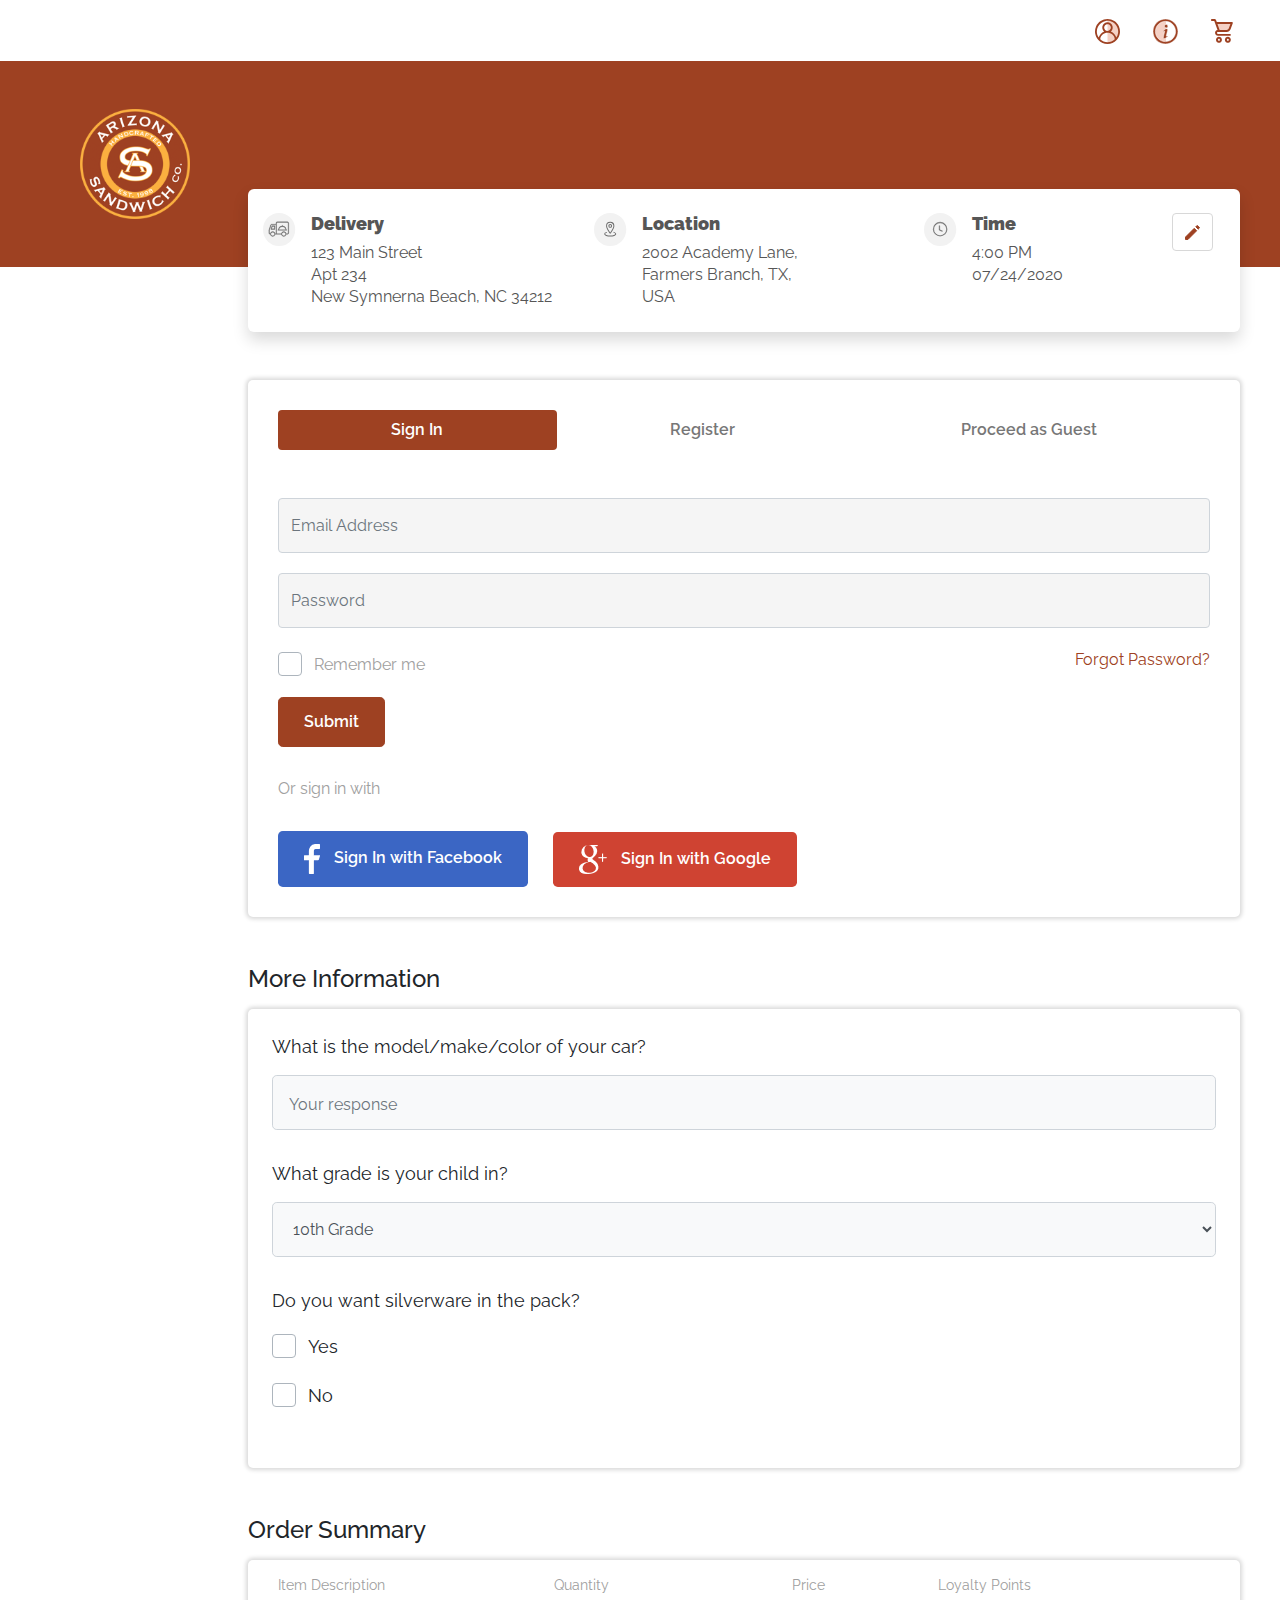
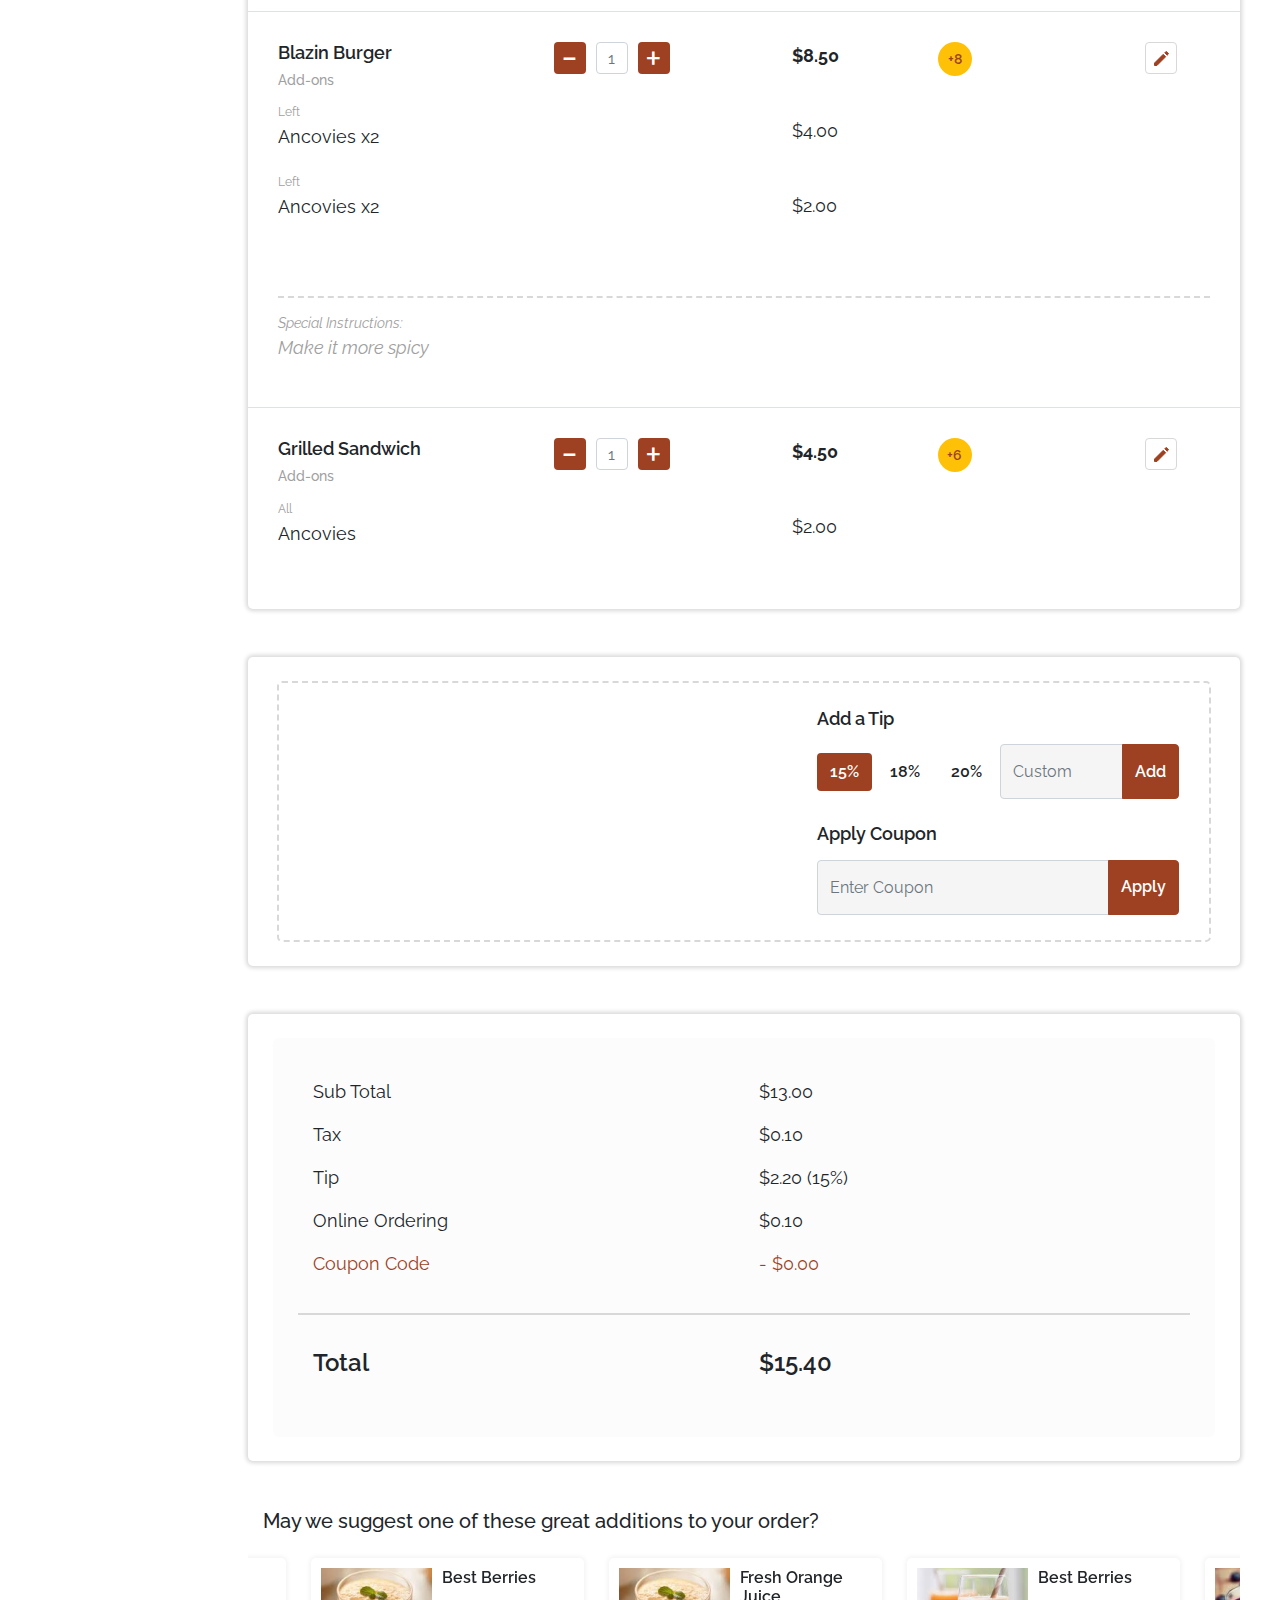
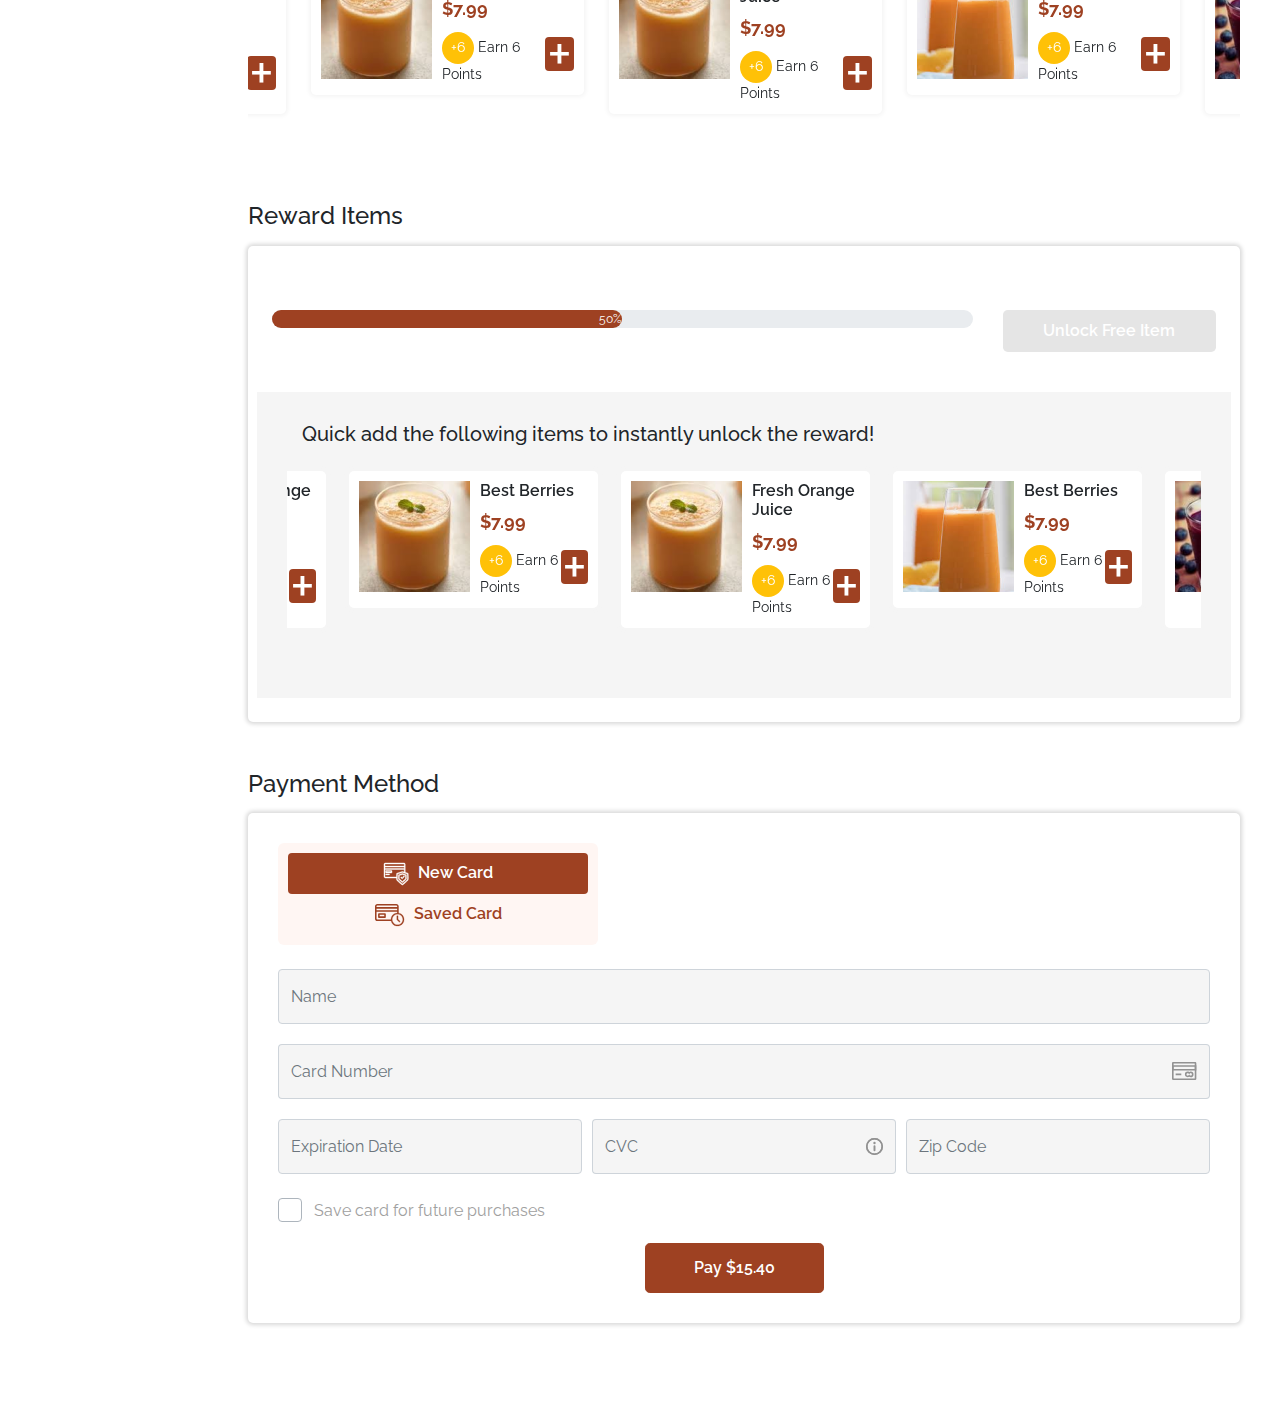
<file: checkout.html>
<!DOCTYPE html>
<html lang="en">
  <head>
    <!-- Required meta tags -->
    <meta charset="utf-8" />
    <meta
      name="viewport"
      content="width=device-width, initial-scale=1, shrink-to-fit=no"
    />

    <!-- Bootstrap CSS -->
    <link
      href="https://fonts.googleapis.com/css2?family=Raleway:wght@200;300;400;600;700&display=swap"
      rel="stylesheet"
    />
    <link rel="stylesheet" href="css/main.css" />

    <title>Arizona Sandwich! Start Order</title>
  </head>

  <body>
    <!-- Top Navigation Desktop Starts-->
    <div class="container d-none d-md-block d-xl-block">
      <nav class="navbar">
        <ul class="nav ml-auto">
          <li class="nav-item">
            <a class="nav-link" href="#">
              <svg
                width="25"
                height="25"
                viewBox="0 0 25 25"
                fill="none"
                xmlns="http://www.w3.org/2000/svg"
              >
                <path
                  d="M12.5 23.9584V1.04175H14.5833L18.2292 2.60425L21.3542 5.20841L22.9167 7.81258L23.9583 10.4167L24.4792 13.5417L23.4375 17.1876L21.3542 20.3126L18.2292 22.3959L16.1458 23.9584H12.5Z"
                  fill="#F5D1C5"
                />
                <path
                  d="M21.6463 20.9989C23.3058 19.2194 24.4089 16.9944 24.8203 14.5973C25.2316 12.2001 24.9333 9.73518 23.962 7.50505C22.9906 5.27492 21.3885 3.3767 19.3523 2.04346C17.3161 0.710223 14.9346 0 12.5 0C10.0654 0 7.68386 0.710223 5.64769 2.04346C3.61153 3.3767 2.00941 5.27492 1.03805 7.50505C0.066689 9.73518 -0.231625 12.2001 0.179734 14.5973C0.591092 16.9944 1.69422 19.2194 3.35366 20.9989V21.0416H3.39635C4.56039 22.2905 5.96945 23.2865 7.5357 23.9675C9.10194 24.6485 10.7918 25 12.5 25C14.2082 25 15.8981 24.6485 17.4643 23.9675C19.0306 23.2865 20.4396 22.2905 21.6037 21.0416H21.6463V20.9989ZM1.82927 12.5136C1.82781 10.8427 2.21958 9.1948 2.97296 7.70295C3.72634 6.21109 4.82024 4.91705 6.16637 3.92525C7.51251 2.93346 9.07319 2.27169 10.7225 1.99334C12.3717 1.71499 14.0634 1.82786 15.661 2.32285C17.2586 2.81783 18.7173 3.68107 19.9194 4.84289C21.1216 6.00471 22.0335 7.43259 22.5816 9.01128C23.1297 10.59 23.2986 12.2753 23.0747 13.9312C22.8508 15.5871 22.2404 17.1673 21.2927 18.5441C20.9016 17.1882 20.2032 15.9406 19.2515 14.8979C18.2998 13.8553 17.1204 13.0457 15.8049 12.5319C16.6249 11.8517 17.2151 10.9354 17.495 9.9079C17.7749 8.88041 17.7308 7.79172 17.3688 6.79016C17.0068 5.78859 16.3445 4.92288 15.4722 4.31099C14.5998 3.6991 13.5598 3.37078 12.4939 3.37078C11.428 3.37078 10.388 3.6991 9.51562 4.31099C8.64326 4.92288 7.98097 5.78859 7.61899 6.79016C7.25701 7.79172 7.21295 8.88041 7.49282 9.9079C7.77268 10.9354 8.36286 11.8517 9.18293 12.5319C7.86741 13.0457 6.68805 13.8553 5.73635 14.8979C4.78464 15.9406 4.08617 17.1882 3.69513 18.5441C2.4749 16.7697 1.82412 14.6664 1.82927 12.5136ZM9.14634 8.55425C9.14634 7.89163 9.34303 7.24389 9.71154 6.69294C10.08 6.14199 10.6038 5.71258 11.2166 5.45901C11.8294 5.20544 12.5037 5.13909 13.1543 5.26836C13.8048 5.39763 14.4024 5.71671 14.8714 6.18525C15.3404 6.6538 15.6598 7.25076 15.7892 7.90064C15.9186 8.55053 15.8522 9.22416 15.5984 9.83634C15.3445 10.4485 14.9147 10.9718 14.3632 11.3399C13.8117 11.708 13.1633 11.9045 12.5 11.9045C11.611 11.9029 10.759 11.5494 10.1304 10.9215C9.5018 10.2935 9.14795 9.4423 9.14634 8.55425ZM5.21952 20.2863C5.4007 18.4831 6.24593 16.8114 7.59122 15.5956C8.93651 14.3798 10.6859 13.7066 12.5 13.7066C14.3141 13.7066 16.0635 14.3798 17.4088 15.5956C18.7541 16.8114 19.5993 18.4831 19.7805 20.2863C17.8108 22.1405 15.2065 23.1732 12.5 23.1732C9.79352 23.1732 7.18923 22.1405 5.21952 20.2863Z"
                  fill="#9E4122"
                />
              </svg>
            </a>
          </li>
          <li class="nav-item">
            <a class="nav-link" href="#">
              <svg
                width="27"
                height="27"
                viewBox="0 0 27 27"
                fill="none"
                xmlns="http://www.w3.org/2000/svg"
              >
                <path
                  d="M13.9805 24.9167V2H11.8971L8.2513 3.5625L5.1263 6.16667L3.5638 8.77083L2.52213 11.375L2.0013 14.5L3.04297 18.1458L5.1263 21.2708L8.2513 23.3542L10.3346 24.9167H13.9805Z"
                  fill="#F5D1C5"
                />
                <path
                  d="M13.54 1.00007C20.4024 1.02257 26.0398 6.66499 25.9998 13.4799C25.9978 15.126 25.6716 16.7556 25.0399 18.2756C24.4081 19.7957 23.4832 21.1764 22.3178 22.339C21.1525 23.5015 19.7695 24.4232 18.248 25.0513C16.7264 25.6794 15.0961 26.0017 13.45 25.9997C6.58256 26.0122 0.967641 20.3273 1.00014 13.3899C1.02919 10.0869 2.36444 6.92966 4.71411 4.60809C7.06379 2.28652 10.2369 0.989368 13.54 1.00007ZM13.5975 3.36503C12.2617 3.35214 10.9366 3.60425 9.69881 4.10676C8.46107 4.60927 7.33525 5.35222 6.38647 6.29262C5.4377 7.23303 4.68481 8.35222 4.17135 9.58547C3.65789 10.8187 3.39405 12.1415 3.39511 13.4774C3.33261 18.9998 7.91504 23.6097 13.4525 23.6222C14.788 23.6252 16.1108 23.3639 17.3448 22.8532C18.5788 22.3425 19.6995 21.5926 20.6424 20.6468C21.5852 19.7009 22.3315 18.5778 22.8382 17.3422C23.3449 16.1066 23.6021 14.7829 23.5948 13.4474C23.5623 7.90997 19.0624 3.37253 13.5975 3.36503Z"
                  fill="#9E4122"
                  stroke="white"
                  stroke-width="0.5"
                />
                <path
                  d="M12.9737 20.5846H12.0537C12.0379 20.5713 12.0202 20.5604 12.0012 20.5521C11.7278 20.4442 11.5039 20.2389 11.3728 19.9758C11.2418 19.7127 11.2127 19.4104 11.2912 19.1271C11.7087 17.4046 12.1387 15.6846 12.5562 13.9622C12.6143 13.7236 12.6561 13.4814 12.6812 13.2372C12.6897 13.207 12.6895 13.175 12.6806 13.1449C12.6718 13.1148 12.6546 13.0878 12.6312 13.0669C12.6077 13.0461 12.5789 13.0322 12.548 13.027C12.517 13.0217 12.4853 13.0253 12.4562 13.0372C12.3571 13.0588 12.2606 13.0915 12.1687 13.1347C11.9587 13.2222 11.7562 13.3247 11.5462 13.4072C11.4726 13.4491 11.3863 13.463 11.3032 13.4465C11.2201 13.43 11.1458 13.3841 11.0938 13.3172V12.9797C11.2363 12.7795 11.3979 12.5937 11.5762 12.4247C12.2062 11.9247 12.8537 11.4522 13.5037 10.9772C13.6429 10.8853 13.7922 10.8098 13.9487 10.7522C14.154 10.6628 14.382 10.6392 14.6012 10.6847C14.7842 10.7087 14.9597 10.7725 15.1155 10.8716C15.2712 10.9706 15.4034 11.1026 15.5027 11.2581C15.6021 11.4137 15.6662 11.5891 15.6905 11.772C15.7149 11.955 15.6989 12.1411 15.6437 12.3172C15.2354 13.9838 14.827 15.6422 14.4187 17.2921C14.3534 17.5622 14.3049 17.836 14.2737 18.1121C14.2659 18.1424 14.2671 18.1743 14.2772 18.2039C14.2873 18.2336 14.3059 18.2596 14.3307 18.2787C14.3554 18.2979 14.3852 18.3093 14.4164 18.3117C14.4476 18.3141 14.4788 18.3073 14.5062 18.2921C14.6612 18.2446 14.8062 18.1696 14.9562 18.1096C15.1062 18.0496 15.3237 17.9571 15.5112 17.8946C15.5643 17.8749 15.6224 17.8728 15.6768 17.8886C15.7313 17.9043 15.7792 17.9371 15.8137 17.9821C15.8524 18.0262 15.8761 18.0814 15.8815 18.1397C15.8869 18.1981 15.8737 18.2567 15.8437 18.3071C15.7982 18.4035 15.7402 18.4934 15.6712 18.5746C15.5164 18.745 15.3493 18.9037 15.1712 19.0496C14.4891 19.6299 13.7533 20.1439 12.9737 20.5846Z"
                  fill="#9E4122"
                  stroke="white"
                  stroke-width="0.5"
                />
                <path
                  d="M14.1624 9.90492C13.8157 9.90789 13.4759 9.80779 13.1861 9.61731C12.8964 9.42684 12.6698 9.15458 12.535 8.83509C12.4003 8.51559 12.3635 8.16327 12.4293 7.82283C12.4951 7.48238 12.6606 7.16916 12.9047 6.92292C13.1488 6.67668 13.4606 6.50852 13.8005 6.43977C14.1403 6.37102 14.493 6.40479 14.8136 6.53679C15.1343 6.66879 15.4085 6.89307 15.6014 7.18117C15.7944 7.46926 15.8974 7.80819 15.8974 8.15494C15.8991 8.38395 15.8554 8.61102 15.769 8.82311C15.6826 9.03519 15.5551 9.22809 15.3938 9.39072C15.2326 9.55336 15.0408 9.68251 14.8295 9.77075C14.6181 9.859 14.3915 9.90459 14.1624 9.90492Z"
                  fill="#9E4122"
                  stroke="white"
                  stroke-width="0.5"
                />
              </svg>
            </a>
          </li>
          <li class="nav-item">
            <a class="nav-link" href="#">
              <svg
                width="22"
                height="24"
                viewBox="0 0 22 24"
                fill="none"
                xmlns="http://www.w3.org/2000/svg"
              >
                <path d="M20.5 4H6L5.5 4.5L8 12H17L20.5 4Z" fill="#F5D1C5" />
                <path
                  d="M3.27484 7.46913e-10H0.992376C0.729182 7.46913e-10 0.476767 0.104554 0.29066 0.29066C0.104554 0.476767 0 0.729182 0 0.992376C0 1.25557 0.104554 1.50799 0.29066 1.69409C0.476767 1.8802 0.729182 1.98475 0.992376 1.98475H3.27484L6.53728 10.9583C5.80783 11.0807 5.15004 11.4702 4.69205 12.0509C4.23405 12.6317 4.00865 13.3622 4.05974 14.1001C4.11083 14.8379 4.43476 15.5304 4.96842 16.0425C5.50209 16.5546 6.20728 16.8497 6.94663 16.8704H18.8551C19.1183 16.8704 19.3708 16.7658 19.5569 16.5797C19.743 16.3936 19.8475 16.1412 19.8475 15.878C19.8475 15.6148 19.743 15.3624 19.5569 15.1763C19.3708 14.9902 19.1183 14.8856 18.8551 14.8856H6.94663C6.68344 14.8856 6.43102 14.7811 6.24492 14.595C6.05881 14.4089 5.95426 14.1565 5.95426 13.8933C5.95426 13.6301 6.05881 13.3777 6.24492 13.1915C6.43102 13.0054 6.68344 12.9009 6.94663 12.9009H15.682C16.5238 12.8983 17.3449 12.6403 18.0368 12.1609C18.7288 11.6816 19.2589 11.0036 19.5573 10.2165L21.7703 4.31684C21.8264 4.16666 21.8453 4.00513 21.8253 3.84607C21.8054 3.687 21.7472 3.53513 21.6558 3.40346C21.5643 3.27178 21.4423 3.16422 21.3002 3.08997C21.1582 3.01573 21.0002 2.97701 20.8399 2.97713H5.95426C5.88761 2.97734 5.82115 2.98398 5.75578 2.99698L5.14051 1.30746C5.00142 0.924326 4.74774 0.593309 4.41395 0.359389C4.08016 0.125469 3.68244 -1.11785e-05 3.27484 7.46913e-10ZM19.401 4.96188L17.699 9.51937C17.5441 9.92923 17.2682 10.2823 16.908 10.5318C16.5477 10.7812 16.1202 10.9153 15.682 10.9161H8.63367L6.46781 4.96188H19.401Z"
                  fill="#9E4122"
                />
                <path
                  d="M4.96191 20.8399C4.96191 21.4287 5.13652 22.0043 5.46365 22.4939C5.79078 22.9835 6.25575 23.3651 6.79974 23.5904C7.34374 23.8158 7.94234 23.8747 8.51985 23.7598C9.09736 23.645 9.62783 23.3614 10.0442 22.9451C10.4605 22.5287 10.7441 21.9982 10.859 21.4207C10.9738 20.8432 10.9149 20.2446 10.6896 19.7006C10.4642 19.1566 10.0826 18.6917 9.59305 18.3645C9.10346 18.0374 8.52786 17.8628 7.93904 17.8628C7.14946 17.8628 6.39221 18.1765 5.83389 18.7348C5.27558 19.2931 4.96191 20.0503 4.96191 20.8399ZM8.93142 20.8399C8.93142 21.0362 8.87322 21.2281 8.76417 21.3913C8.65513 21.5545 8.50014 21.6816 8.31881 21.7568C8.13748 21.8319 7.93794 21.8515 7.74544 21.8132C7.55294 21.7749 7.37611 21.6804 7.23733 21.5416C7.09854 21.4029 7.00403 21.226 6.96573 21.0335C6.92744 20.841 6.9471 20.6415 7.02221 20.4602C7.09732 20.2788 7.22451 20.1238 7.38771 20.0148C7.5509 19.9057 7.74277 19.8475 7.93904 19.8475C8.20224 19.8475 8.45465 19.9521 8.64076 20.1382C8.82686 20.3243 8.93142 20.5767 8.93142 20.8399Z"
                  fill="#9E4122"
                />
                <path
                  d="M16.8717 17.8628C16.2828 17.8628 15.7072 18.0374 15.2177 18.3645C14.7281 18.6917 14.3465 19.1566 14.1212 19.7006C13.8958 20.2446 13.8369 20.8432 13.9517 21.4207C14.0666 21.9982 14.3502 22.5287 14.7665 22.9451C15.1829 23.3614 15.7133 23.645 16.2909 23.7598C16.8684 23.8747 17.467 23.8158 18.011 23.5904C18.555 23.3651 19.0199 22.9835 19.3471 22.4939C19.6742 22.0043 19.8488 21.4287 19.8488 20.8399C19.8488 20.0503 19.5351 19.2931 18.9768 18.7348C18.4185 18.1765 17.6612 17.8628 16.8717 17.8628ZM16.8717 21.8323C16.6754 21.8323 16.4835 21.7741 16.3203 21.6651C16.1571 21.556 16.0299 21.401 15.9548 21.2197C15.8797 21.0384 15.8601 20.8388 15.8984 20.6463C15.9366 20.4538 16.0312 20.277 16.1699 20.1382C16.3087 19.9994 16.4856 19.9049 16.6781 19.8666C16.8706 19.8283 17.0701 19.848 17.2514 19.9231C17.4328 19.9982 17.5877 20.1254 17.6968 20.2886C17.8058 20.4518 17.864 20.6436 17.864 20.8399C17.864 21.1031 17.7595 21.3555 17.5734 21.5416C17.3873 21.7277 17.1349 21.8323 16.8717 21.8323Z"
                  fill="#9E4122"
                />
              </svg>
            </a>
          </li>
        </ul>
      </nav>
    </div>
    <!-- Top Navigation Desktop Ends-->

    <!-- Arizona Sandwich Container with brown bg starts -->

    <div class="container-fluid arizona-sandwich-banner py-md-3 py-xl-5">
      <div class="container">
        <div class="row">
          <div class="arz-sandwich-logo">
            <a href="javascript:;">
              <img
                src="images/arizona-sandwish-logo.svg"
                alt=""
                class="img-fluid"
              />
            </a>
          </div>
          <div class="col-md col-xl d-flex align-items-center mobile-Nav px-0">
            <!-- <h3 class="d-none d-md-block d-xl-block ml-sm-5 ml-lg-0 ml-xl-5">
              Menu
            </h3> -->
            <a href="#" class="d-block d-md-none d-xl-none">
              <svg
                width="29"
                height="21"
                viewBox="0 0 29 21"
                fill="none"
                xmlns="http://www.w3.org/2000/svg"
              >
                <rect
                  width="28.4118"
                  height="3.70588"
                  rx="1.85294"
                  fill="white"
                />
                <rect
                  y="8.64697"
                  width="28.4118"
                  height="3.70588"
                  rx="1.85294"
                  fill="white"
                />
                <rect
                  y="17.2942"
                  width="28.4118"
                  height="3.70588"
                  rx="1.85294"
                  fill="white"
                />
              </svg>
            </a>
            <a
              href="#"
              class="navbar-brand d-block d-md-none d-xl-none ml-3 mobile-search"
            >
              <svg
                width="24"
                height="24"
                viewBox="0 0 24 24"
                fill="none"
                xmlns="http://www.w3.org/2000/svg"
              >
                <path
                  fill-rule="evenodd"
                  clip-rule="evenodd"
                  d="M13.2 2.4C17.8392 2.4 21.6 6.16081 21.6 10.8C21.6 15.4392 17.8392 19.2 13.2 19.2C8.56081 19.2 4.8 15.4392 4.8 10.8C4.8 6.16081 8.56081 2.4 13.2 2.4ZM24 10.8C24 4.83532 19.1647 0 13.2 0C7.23532 0 2.4 4.83532 2.4 10.8C2.4 16.7647 7.23532 21.6 13.2 21.6C19.1647 21.6 24 16.7647 24 10.8Z"
                  fill="white"
                />
                <path
                  fill-rule="evenodd"
                  clip-rule="evenodd"
                  d="M7.26853 16.7315C6.7999 16.2628 6.0401 16.2628 5.57147 16.7315L0.351471 21.9515C-0.117159 22.4201 -0.117159 23.1799 0.351471 23.6485C0.820099 24.1172 1.5799 24.1172 2.04853 23.6485L7.26853 18.4285C7.73716 17.9599 7.73716 17.2001 7.26853 16.7315Z"
                  fill="white"
                />
              </svg>
            </a>

            <input
              type="text"
              class="form-control mobile-search-container"
              placeholder="Enter Search Here"
              style="display: none"
            />

            <nav
              class="nav ml-auto d-flex d-md-none d-xl-none align-items-center"
            >
              <a href="#" class="nav-link">
                <div class="btn-group">
                  <button
                    type="button"
                    class="btn btn-secondary dropdown-toggle"
                    data-toggle="dropdown"
                    aria-haspopup="true"
                    aria-expanded="false"
                  >
                    <img src="images/info.png" alt="" class="img-fluid" />
                  </button>
                  <div class="dropdown-menu dropdown-menu-right mobile-method">
                    <div class="row">
                      <div class="col-xl-4">
                        <h4>Delivery</h4>
                        <p>
                          123 Main Street <br />
                          Apt 234 <br />
                          New Symnerna Beach, NC 34212
                        </p>
                      </div>

                      <div class="col-xl-4">
                        <h4>Location</h4>
                        <p>
                          2002 Academy Lane, <br />
                          Farmers Branch, TX, <br />
                          USA
                        </p>
                      </div>

                      <div class="col-xl-3">
                        <h4>Time</h4>
                        <p>
                          4:00 PM <br />
                          07/24/2020
                        </p>
                      </div>
                    </div>
                  </div>
                </div>
              </a>
              <a
                class="nav-link cart-items"
                href="#"
                data-toggle="modal"
                data-target="#cartModal"
              >
                <svg
                  width="22"
                  height="17"
                  viewBox="0 0 22 17"
                  fill="none"
                  xmlns="http://www.w3.org/2000/svg"
                >
                  <path
                    d="M3.27484 7.46913e-10H0.992376C0.729182 7.46913e-10 0.476767 0.104554 0.29066 0.29066C0.104554 0.476767 0 0.729182 0 0.992376C0 1.25557 0.104554 1.50799 0.29066 1.69409C0.476767 1.8802 0.729182 1.98475 0.992376 1.98475H3.27484L6.53728 10.9583C5.80783 11.0807 5.15004 11.4702 4.69205 12.0509C4.23405 12.6317 4.00865 13.3622 4.05974 14.1001C4.11083 14.8379 4.43476 15.5304 4.96842 16.0425C5.50209 16.5546 6.20728 16.8497 6.94663 16.8704H18.8551C19.1183 16.8704 19.3708 16.7658 19.5569 16.5797C19.743 16.3936 19.8475 16.1412 19.8475 15.878C19.8475 15.6148 19.743 15.3624 19.5569 15.1763C19.3708 14.9902 19.1183 14.8856 18.8551 14.8856H6.94663C6.68344 14.8856 6.43102 14.7811 6.24492 14.595C6.05881 14.4089 5.95426 14.1565 5.95426 13.8933C5.95426 13.6301 6.05881 13.3777 6.24492 13.1915C6.43102 13.0054 6.68344 12.9009 6.94663 12.9009H15.682C16.5238 12.8983 17.3449 12.6403 18.0368 12.1609C18.7288 11.6816 19.2589 11.0036 19.5573 10.2165L21.7703 4.31684C21.8264 4.16666 21.8453 4.00513 21.8253 3.84607C21.8054 3.687 21.7472 3.53513 21.6558 3.40346C21.5643 3.27178 21.4423 3.16422 21.3002 3.08997C21.1582 3.01573 21.0002 2.97701 20.8399 2.97713H5.95426C5.88761 2.97734 5.82115 2.98398 5.75578 2.99698L5.14051 1.30746C5.00142 0.924326 4.74774 0.593309 4.41395 0.359389C4.08016 0.125469 3.68244 -1.11785e-05 3.27484 7.46913e-10ZM19.401 4.96188L17.699 9.51937C17.5441 9.92923 17.2682 10.2823 16.908 10.5318C16.5477 10.7812 16.1202 10.9153 15.682 10.9161H8.63367L6.46781 4.96188H19.401Z"
                    fill="white"
                  />
                </svg>

                <span class="badge">2</span>
              </a>
            </nav>
          </div>
        </div>
      </div>
    </div>
    <!-- Arizona Sandwich Container with brown bg starts -->
    <div class="container-fluid pb-5">
      <div class="container">
        <div class="row">
          <!-- Main container with right side content starts -->
          <main
            class="col-md-9 col-xl-10 offset-md-3 offset-xl-2 right-side start-order checkout-pages mt-0"
          >
            <div class="row d-block d-md-none d-xl-none">
              <div class="col mobile-heading text-center">
                <h3 class="font-weight-bold mb-0">Checkout</h3>
              </div>
            </div>
            <div class="row">
              <!-- Method info Delivery, Location and Time starts -->
              <div
                class="col delivery-info py-4 mt-md-0 shadow d-none d-md-block"
              >
                <div class="row">
                  <div class="col-md-4 col-xl-4 mb-4 mb-md-0">
                    <div class="row">
                      <div class="col-2 d-md-none d-xl-block col-xl-auto pr-0">
                        <img src="images/delivery-icon.svg" alt="" />
                      </div>
                      <div class="col">
                        <h4>Delivery</h4>
                        <p>
                          123 Main Street <br />
                          Apt 234 <br />
                          New Symnerna Beach, NC 34212
                        </p>
                      </div>
                    </div>
                  </div>
                  <div class="col-md-4 col-xl-4 mb-4 mb-md-0">
                    <div class="row">
                      <div class="col-2 d-md-none d-xl-block col-xl-auto pr-0">
                        <img src="images/location.svg" alt="" />
                      </div>
                      <div class="col">
                        <h4>Location</h4>
                        <p>
                          2002 Academy Lane, <br />
                          Farmers Branch, TX, <br />
                          USA
                        </p>
                      </div>
                    </div>
                  </div>
                  <div class="col-md-4 col-xl-3">
                    <div class="row">
                      <div class="col-2 d-md-none d-xl-block col-xl-auto pr-0">
                        <img src="images/time-icon.svg" alt="" />
                      </div>
                      <div class="col">
                        <h4>Time</h4>
                        <p>
                          4:00 PM <br />
                          07/24/2020
                        </p>
                      </div>
                    </div>
                  </div>
                  <div class="d-none d-md-none d-xl-block col-xl-1">
                    <button class="btn">
                      <svg
                        width="15"
                        height="15"
                        viewBox="0 0 15 15"
                        fill="none"
                        xmlns="http://www.w3.org/2000/svg"
                      >
                        <path
                          d="M2.91832 14.4999H0.5V12.0816L9.2221 3.35945L11.6404 5.77778L2.91832 14.4999Z"
                          fill="#9E4122"
                          stroke="#9E4122"
                        />
                        <path
                          d="M13.2309 4.18732L10.8126 1.76899L11.9842 0.597337C12.114 0.467554 12.3267 0.467554 12.4565 0.597337L12.4565 0.597341L14.4026 2.54343C14.4026 2.54343 14.4026 2.54343 14.4026 2.54343C14.5324 2.67321 14.5324 2.88586 14.4026 3.01564L14.4026 3.01566L13.2309 4.18732Z"
                          fill="#9E4122"
                          stroke="#9E4122"
                        />
                      </svg>
                    </button>
                  </div>
                </div>
              </div>
              <!-- Method info Delivery, Location and Time Ends -->
            </div>

            <div class="row mt-5">
              <div class="col">
                <!-- <div class="row">
                <h3>Guest Details</h3>
              </div> -->
                <div class="row">
                  <div class="col guest-details checkout-inner-container">
                    <ul
                      class="nav nav-pills nav-fill mb-5"
                      id="pills-tab"
                      role="tablist"
                    >
                      <li class="nav-item" role="presentation">
                        <a
                          class="nav-link active"
                          id="pills-home-tab"
                          data-toggle="pill"
                          href="#pills-home"
                          role="tab"
                          aria-controls="pills-home"
                          aria-selected="true"
                          >Sign In</a
                        >
                      </li>
                      <li class="nav-item" role="presentation">
                        <a
                          class="nav-link"
                          id="pills-profile-tab"
                          data-toggle="pill"
                          href="#pills-profile"
                          role="tab"
                          aria-controls="pills-profile"
                          aria-selected="false"
                          >Register</a
                        >
                      </li>
                      <li class="nav-item" role="presentation">
                        <a
                          class="nav-link"
                          id="pills-contact-tab"
                          data-toggle="pill"
                          href="#pills-contact"
                          role="tab"
                          aria-controls="pills-contact"
                          aria-selected="false"
                          >Proceed as Guest</a
                        >
                      </li>
                    </ul>
                    <div class="tab-content" id="pills-tabContent">
                      <div
                        class="tab-pane signin-form fade show active"
                        id="pills-home"
                        role="tabpanel"
                        aria-labelledby="pills-home-tab"
                      >
                        <form>
                          <input
                            type="email"
                            class="form-control"
                            placeholder="Email Address"
                            id="exampleInputEmail1"
                            aria-describedby="emailHelp"
                          />

                          <input
                            type="password"
                            class="form-control"
                            id="exampleInputPassword1"
                            placeholder="Password"
                          />
                          <div class="d-flex justify-content-between">
                            <div class="custom-control custom-checkbox">
                              <input
                                type="checkbox"
                                class="custom-control-input"
                                id="customCheck1"
                              />
                              <label
                                class="custom-control-label"
                                for="customCheck1"
                                >Remember me</label
                              >
                            </div>
                            <a href="" class="forgot-password"
                              >Forgot Password?</a
                            >
                          </div>
                          <button type="submit" class="btn btn-submit btn-lg">
                            Submit
                          </button>

                          <p>Or sign in with</p>
                          <div class="social-login">
                            <button class="btn btn-fb btn-lg">
                              <img src="images/facebook-icon.png" alt="" /> Sign
                              In with Facebook
                            </button>
                            <button class="btn btn-google btn-lg">
                              <img src="images/google-plus.png" alt="" /> Sign
                              In with Google
                            </button>
                          </div>
                        </form>
                      </div>
                      <div
                        class="tab-pane register-form fade"
                        id="pills-profile"
                        role="tabpanel"
                        aria-labelledby="pills-profile-tab"
                      >
                        <form>
                          <div class="row">
                            <div class="col-xl-6">
                              <input
                                type="text"
                                class="form-control"
                                placeholder="First name"
                              />
                            </div>
                            <div class="col-xl-6">
                              <input
                                type="text"
                                class="form-control"
                                placeholder="Last name"
                              />
                            </div>
                          </div>
                          <div class="row">
                            <div class="col-xl-6">
                              <input
                                type="email"
                                class="form-control"
                                placeholder="Email Address"
                              />
                            </div>
                            <div class="col-xl-6">
                              <input
                                type="text"
                                class="form-control"
                                placeholder="Telephone"
                              />
                            </div>
                          </div>
                          <div class="row">
                            <div class="col-xl-6">
                              <input
                                type="password"
                                class="form-control"
                                placeholder="Password"
                              />
                            </div>
                            <div class="col-xl-6">
                              <input
                                type="password"
                                class="form-control"
                                placeholder="Confirm Password"
                              />
                            </div>
                          </div>
                          <div class="row">
                            <div class="col-xl-6">
                              <div class="input-group">
                                <input
                                  type="text"
                                  class="form-control"
                                  placeholder="Birthday"
                                />
                                <div class="input-group-append">
                                  <span class="input-group-text">
                                    <img src="images/calender.svg" alt="" />
                                  </span>
                                </div>
                              </div>
                            </div>
                            <div class="col-xl-6">
                              <div class="input-group">
                                <input
                                  type="text"
                                  class="form-control"
                                  placeholder="Anniversary"
                                />
                                <div class="input-group-append">
                                  <span class="input-group-text">
                                    <img src="images/calender.svg" alt="" />
                                  </span>
                                </div>
                              </div>
                            </div>
                          </div>
                          <div class="row">
                            <div class="col">
                              <div class="custom-control custom-checkbox">
                                <input
                                  type="checkbox"
                                  class="custom-control-input"
                                  id="customCheck2"
                                />
                                <label
                                  class="custom-control-label"
                                  for="customCheck2"
                                  >Sign up for SMS coupon & info</label
                                >
                              </div>
                              <div class="custom-control custom-checkbox">
                                <input
                                  type="checkbox"
                                  class="custom-control-input"
                                  id="customCheck3"
                                />
                                <label
                                  class="custom-control-label"
                                  for="customCheck3"
                                  >Sign up for Email coupon &amp; info</label
                                >
                              </div>
                              <div class="custom-control custom-checkbox">
                                <input
                                  type="checkbox"
                                  class="custom-control-input"
                                  id="customCheck4"
                                />
                                <label
                                  class="custom-control-label"
                                  for="customCheck4"
                                  >I accept the
                                  <a href="#">Terms &amp; Conditions</a></label
                                >
                              </div>

                              <button
                                type="submit"
                                class="btn btn-submit btn-lg"
                              >
                                Submit
                              </button>

                              <p>Or sign in with</p>
                              <div class="social-login">
                                <button class="btn btn-fb btn-lg">
                                  <img src="images/facebook-icon.png" alt="" />
                                  Sign In with Facebook
                                </button>
                                <button class="btn btn-google btn-lg">
                                  <img src="images/google-plus.png" alt="" />
                                  Sign In with Google
                                </button>
                              </div>
                            </div>
                          </div>
                        </form>
                      </div>
                      <div
                        class="tab-pane guest-form fade"
                        id="pills-contact"
                        role="tabpanel"
                        aria-labelledby="pills-contact-tab"
                      >
                        <form>
                          <input
                            type="text"
                            class="form-control form-control-lg"
                            id="guestname"
                            placeholder="Name"
                          />
                          <input
                            type="email"
                            class="form-control form-control-lg"
                            placeholder="E-mail Address"
                            id="guestEmail"
                          />
                          <input
                            type="tel"
                            class="form-control form-control-lg"
                            placeholder="Telephone"
                            id="guestTelephone"
                          />
                          <button class="btn">Add a note</button>
                        </form>
                      </div>
                    </div>
                  </div>
                </div>
              </div>
            </div>
            <div class="row mt-5">
              <div class="col">
                <div class="row">
                  <h3>More Information</h3>
                </div>
                <div class="row">
                  <div class="col-xl-12 checkout-inner-container p-4">
                    <form>
                      <div class="form-group">
                        <label for="exampleFormControlInput1"
                          >What is the model/make/color of your car?</label
                        >
                        <input
                          type="email"
                          class="form-control form-control-lg bg-light"
                          id="exampleFormControlInput1"
                          placeholder="Your response"
                        />
                      </div>
                      <div class="form-group">
                        <label for="exampleFormControlSelect1"
                          >What grade is your child in?</label
                        >
                        <select
                          class="form-control form-control-lg bg-light"
                          id="exampleFormControlSelect1"
                        >
                          <option>10th Grade</option>
                          <option>2</option>
                          <option>3</option>
                          <option>4</option>
                          <option>5</option>
                        </select>
                      </div>
                      <div class="form-group">
                        <p>Do you want silverware in the pack?</p>
                        <div class="custom-control custom-checkbox">
                          <input
                            type="checkbox"
                            class="custom-control-input"
                            id="silverYes"
                          />
                          <label class="custom-control-label" for="silverYes"
                            >Yes</label
                          >
                        </div>
                        <div class="custom-control custom-checkbox">
                          <input
                            type="checkbox"
                            class="custom-control-input"
                            id="silverNo"
                          />
                          <label class="custom-control-label" for="silverNo"
                            >No</label
                          >
                        </div>
                      </div>
                    </form>
                  </div>
                </div>
              </div>
            </div>
            <div class="row mt-5">
              <div class="col order-summary">
                <div class="row">
                  <h3>Order Summary</h3>
                </div>
                <div class="row">
                  <div class="table-responsive checkout-inner-container">
                    <table class="table">
                      <thead>
                        <tr>
                          <th class="item-desc-mobile">
                            <span class="d-none d-xl-inline-block"
                              >Item Description</span
                            >
                            <span class="d-block d-xl-none">
                              Item Description <br />
                              &amp; Quantity</span
                            >
                          </th>
                          <th class="d-none d-xl-table-cell">Quantity</th>
                          <th>Price</th>
                          <th class="d-none d-sm-table-cell d-xl-table-cell">
                            Loyalty Points
                          </th>
                        </tr>
                      </thead>
                      <tbody>
                        <tr class="border-dashed-bottom">
                          <td>
                            <h4>
                              Blazin Burger
                              <button class="btn btn-outline d-block d-xl-none">
                                <svg
                                  width="15"
                                  height="15"
                                  viewBox="0 0 15 15"
                                  fill="none"
                                  xmlns="http://www.w3.org/2000/svg"
                                >
                                  <path
                                    d="M2.91832 14.4999H0.5V12.0816L9.2221 3.35945L11.6404 5.77778L2.91832 14.4999Z"
                                    fill="#9E4122"
                                    stroke="#9E4122"
                                  />
                                  <path
                                    d="M13.2309 4.18732L10.8126 1.76899L11.9842 0.597337C12.114 0.467554 12.3267 0.467554 12.4565 0.597337L12.4565 0.597341L14.4026 2.54343C14.4026 2.54343 14.4026 2.54343 14.4026 2.54343C14.5324 2.67321 14.5324 2.88586 14.4026 3.01564L14.4026 3.01566L13.2309 4.18732Z"
                                    fill="#9E4122"
                                    stroke="#9E4122"
                                  />
                                </svg>
                              </button>
                            </h4>
                            <div class="quantity d-flex d-xl-none mt-2 mb-3">
                              <button class="btn">
                                <span class="minus">- </span>
                              </button>
                              <input
                                type="text"
                                placeholder="1"
                                class="form-control"
                              />
                              <button class="btn"><span>+</span></button>
                            </div>
                            <h5>Add-ons</h5>
                            <small>Left</small>
                            <p>Ancovies <span>x2</span></p>
                            <small>Left</small>
                            <p>Ancovies <span>x2</span></p>
                          </td>
                          <td class="d-none d-xl-table-cell">
                            <div class="quantity">
                              <button class="btn">
                                <span class="minus">-</span>
                              </button>
                              <input
                                type="text"
                                placeholder="1"
                                class="form-control"
                              />
                              <button class="btn"><span>+</span></button>
                            </div>
                          </td>
                          <td>
                            <p class="mb-5"><strong>$8.50</strong></p>

                            <p class="ipad-price mb-xl-5">$4.00</p>

                            <p>$2.00</p>
                          </td>
                          <td class="d-none d-sm-table-cell d-xl-table-cell">
                            <div class="loyality-points bg-warning">+8</div>
                          </td>
                          <td class="d-none d-xl-table-cell">
                            <button class="btn btn-outline">
                              <svg
                                width="15"
                                height="15"
                                viewBox="0 0 15 15"
                                fill="none"
                                xmlns="http://www.w3.org/2000/svg"
                              >
                                <path
                                  d="M2.91832 14.4999H0.5V12.0816L9.2221 3.35945L11.6404 5.77778L2.91832 14.4999Z"
                                  fill="#9E4122"
                                  stroke="#9E4122"
                                />
                                <path
                                  d="M13.2309 4.18732L10.8126 1.76899L11.9842 0.597337C12.114 0.467554 12.3267 0.467554 12.4565 0.597337L12.4565 0.597341L14.4026 2.54343C14.4026 2.54343 14.4026 2.54343 14.4026 2.54343C14.5324 2.67321 14.5324 2.88586 14.4026 3.01564L14.4026 3.01566L13.2309 4.18732Z"
                                  fill="#9E4122"
                                  stroke="#9E4122"
                                />
                              </svg>
                            </button>
                          </td>
                        </tr>
                        <tr>
                          <td colspan="5" class="border-top-0 instructions">
                            <div class="dotted-line"></div>
                            <p>
                              <span>Special Instructions: </span>
                              Make it more spicy
                            </p>
                          </td>
                        </tr>
                        <tr class="border-dashed-bottom">
                          <td>
                            <h4>
                              Grilled Sandwich
                              <button class="btn btn-outline d-block d-xl-none">
                                <svg
                                  width="15"
                                  height="15"
                                  viewBox="0 0 15 15"
                                  fill="none"
                                  xmlns="http://www.w3.org/2000/svg"
                                >
                                  <path
                                    d="M2.91832 14.4999H0.5V12.0816L9.2221 3.35945L11.6404 5.77778L2.91832 14.4999Z"
                                    fill="#9E4122"
                                    stroke="#9E4122"
                                  />
                                  <path
                                    d="M13.2309 4.18732L10.8126 1.76899L11.9842 0.597337C12.114 0.467554 12.3267 0.467554 12.4565 0.597337L12.4565 0.597341L14.4026 2.54343C14.4026 2.54343 14.4026 2.54343 14.4026 2.54343C14.5324 2.67321 14.5324 2.88586 14.4026 3.01564L14.4026 3.01566L13.2309 4.18732Z"
                                    fill="#9E4122"
                                    stroke="#9E4122"
                                  />
                                </svg>
                              </button>
                            </h4>
                            <div class="quantity d-flex d-xl-none mt-2 mb-3">
                              <button class="btn">
                                <span class="minus">-</span>
                              </button>
                              <input
                                type="text"
                                placeholder="1"
                                class="form-control"
                              />
                              <button class="btn"><span>+</span></button>
                            </div>
                            <h5>Add-ons</h5>
                            <small>All</small>
                            <p>Ancovies</p>
                          </td>
                          <td class="d-none d-xl-table-cell">
                            <div class="quantity">
                              <button class="btn">
                                <span class="minus">-</span>
                              </button>
                              <input
                                type="text"
                                placeholder="1"
                                class="form-control"
                              />
                              <button class="btn"><span>+</span></button>
                            </div>
                          </td>
                          <td>
                            <p class="mb-xl-5"><strong>$4.50</strong></p>

                            <p class="ipad-price">$2.00</p>
                          </td>
                          <td
                            class="d-none d-sm-table-cell d-md-table-cell d-xl-table-cell"
                          >
                            <div class="loyality-points bg-warning">+6</div>
                          </td>
                          <td class="d-none d-xl-table-cell">
                            <button class="btn btn-outline">
                              <svg
                                width="15"
                                height="15"
                                viewBox="0 0 15 15"
                                fill="none"
                                xmlns="http://www.w3.org/2000/svg"
                              >
                                <path
                                  d="M2.91832 14.4999H0.5V12.0816L9.2221 3.35945L11.6404 5.77778L2.91832 14.4999Z"
                                  fill="#9E4122"
                                  stroke="#9E4122"
                                />
                                <path
                                  d="M13.2309 4.18732L10.8126 1.76899L11.9842 0.597337C12.114 0.467554 12.3267 0.467554 12.4565 0.597337L12.4565 0.597341L14.4026 2.54343C14.4026 2.54343 14.4026 2.54343 14.4026 2.54343C14.5324 2.67321 14.5324 2.88586 14.4026 3.01564L14.4026 3.01566L13.2309 4.18732Z"
                                  fill="#9E4122"
                                  stroke="#9E4122"
                                />
                              </svg>
                            </button>
                          </td>
                        </tr>
                      </tbody>
                    </table>
                  </div>
                </div>
              </div>
            </div>
            <div class="row mt-5">
              <div class="col-xl-12 checkout-inner-container p-4">
                <div class="row">
                  <div class="col coupon-section">
                    <div
                      class="coupon-section-inner col col-xl-5 offset-xl-7 px-0"
                    >
                      <h3>Add a Tip</h3>
                      <div class="col add-trip px-0">
                        <div class="d-flex mb-3 mb-xl-0">
                          <button class="btn active">15%</button>
                          <button class="btn">18%</button>
                          <button class="btn">20%</button>
                        </div>
                        <div class="input-group">
                          <input
                            type="text"
                            class="form-control"
                            placeholder="Custom"
                            aria-label="Recipient's username"
                            aria-describedby="button-addon2"
                          />
                          <div class="input-group-append">
                            <button
                              class="btn btn-outline-secondary"
                              type="button"
                              id="button-addon2"
                            >
                              Add
                            </button>
                          </div>
                        </div>
                      </div>
                      <h3 class="mt-4">Apply Coupon</h3>
                      <div class="col add-trip px-0">
                        <div class="input-group">
                          <input
                            type="text"
                            class="form-control"
                            placeholder="Enter Coupon"
                            aria-label="Recipient's username"
                            aria-describedby="button-addon2"
                          />
                          <div class="input-group-append">
                            <button
                              class="btn btn-outline-secondary"
                              type="button"
                              id="button-addon2"
                            >
                              Apply
                            </button>
                          </div>
                        </div>
                      </div>
                    </div>
                  </div>
                </div>
              </div>
            </div>
            <div class="row mt-5">
              <div class="col-xl-12 checkout-inner-container p-4">
                <div class="row">
                  <div class="col amount-total mx-3">
                    <div class="row">
                      <div class="col-6">
                        <p>Sub Total</p>
                      </div>
                      <div class="col-6">
                        <p>$13.00</p>
                      </div>
                    </div>
                    <div class="row">
                      <div class="col-6">
                        <p>Tax</p>
                      </div>
                      <div class="col-6">
                        <p>$0.10</p>
                      </div>
                    </div>
                    <div class="row">
                      <div class="col-6">
                        <p>Tip</p>
                      </div>
                      <div class="col-6 d-flex">
                        <p>$2.20 <span>(15%)</span></p>
                        <!-- <a href=""><img src="images/trash.png" alt="" /></a> -->
                      </div>
                    </div>
                    <div class="row">
                      <div class="col-6">
                        <p>Online Ordering</p>
                      </div>
                      <div class="col-6">
                        <p>$0.10</p>
                      </div>
                    </div>
                    <div class="row">
                      <div class="col-6">
                        <p class="brown">Coupon Code</p>
                      </div>
                      <div class="col-6 d-flex">
                        <p class="brown">- $0.00</p>
                        <!-- <a href=""><img src="images/trash.png" alt="" /></a> -->
                      </div>
                    </div>
                    <div class="row total">
                      <div class="col-6">
                        <p>Total</p>
                      </div>
                      <div class="col-6">
                        <p>$15.40</p>
                      </div>
                    </div>
                  </div>
                </div>
              </div>
            </div>
            <div class="row mt-5">
              <div class="col-md-12 suggest-order-addition">
                <h3>
                  May we suggest one of these great additions to your order?
                </h3>
              </div>
              <div class="col px-0">
                <div class="item-slider">
                  <div class="date-box">
                    <div class="suggestion-order">
                      <div class="suggest-img">
                        <img src="images/suggestion-order-img3.png" alt="" />
                      </div>
                      <div class="suggest-content">
                        <h4>Fresh Orange Juice</h4>
                        <strong>$7.99</strong>
                        <div class="earn-points">
                          <p>
                            <span class="points-circle bg-warning">+6</span>
                            Earn 6 Points
                          </p>
                          <button class="btn">+</button>
                        </div>
                      </div>
                    </div>
                  </div>
                  <div class="date-box">
                    <div class="suggestion-order">
                      <div class="suggest-img">
                        <img src="images/suggestion-order-img1.png" alt="" />
                      </div>
                      <div class="suggest-content">
                        <h4>Best Berries</h4>
                        <strong>$7.99</strong>
                        <div class="earn-points">
                          <p>
                            <span class="points-circle bg-warning">+6</span>
                            Earn 6 Points
                          </p>
                          <button class="btn">+</button>
                        </div>
                      </div>
                    </div>
                  </div>
                  <div class="date-box">
                    <div class="suggestion-order">
                      <div class="suggest-img">
                        <img src="images/suggestion-order-img2.png" alt="" />
                      </div>
                      <div class="suggest-content">
                        <h4>Fresh Orange Juice</h4>
                        <strong>$7.99</strong>
                        <div class="earn-points">
                          <p>
                            <span class="points-circle bg-warning">+6</span>
                            Earn 6 Points
                          </p>
                          <button class="btn">+</button>
                        </div>
                      </div>
                    </div>
                  </div>
                  <div class="date-box">
                    <div class="suggestion-order">
                      <div class="suggest-img">
                        <img src="images/suggestion-order-img3.png" alt="" />
                      </div>
                      <div class="suggest-content">
                        <h4>Best Berries</h4>
                        <strong>$7.99</strong>
                        <div class="earn-points">
                          <p>
                            <span class="points-circle bg-warning">+6</span>
                            Earn 6 Points
                          </p>
                          <button class="btn">+</button>
                        </div>
                      </div>
                    </div>
                  </div>
                  <div class="date-box">
                    <div class="suggestion-order">
                      <div class="suggest-img">
                        <img src="images/suggestion-order-img1.png" alt="" />
                      </div>
                      <div class="suggest-content">
                        <h4>Fresh Orange Juice</h4>
                        <strong>$7.99</strong>
                        <div class="earn-points">
                          <p>
                            <span class="points-circle bg-warning">+6</span>
                            Earn 6 Points
                          </p>
                          <button class="btn">+</button>
                        </div>
                      </div>
                    </div>
                  </div>
                  <div class="date-box">
                    <div class="suggestion-order">
                      <div class="suggest-img">
                        <img src="images/suggestion-order-img3.png" alt="" />
                      </div>
                      <div class="suggest-content">
                        <h4>Best Berries</h4>
                        <strong>$7.99</strong>
                        <div class="earn-points">
                          <p>
                            <span class="points-circle bg-warning">+6</span>
                            Earn 6 Points
                          </p>
                          <button class="btn">+</button>
                        </div>
                      </div>
                    </div>
                  </div>
                  <div class="date-box">
                    <div class="suggestion-order">
                      <div class="suggest-img">
                        <img src="images/suggestion-order-img2.png" alt="" />
                      </div>
                      <div class="suggest-content">
                        <h4>Fresh Orange Juice</h4>
                        <strong>$7.99</strong>
                        <div class="earn-points">
                          <p>
                            <span class="points-circle bg-warning">+6</span>
                            Earn 6 Points
                          </p>
                          <button class="btn">+</button>
                        </div>
                      </div>
                    </div>
                  </div>
                  <div class="date-box">
                    <div class="suggestion-order">
                      <div class="suggest-img">
                        <img src="images/suggestion-order-img3.png" alt="" />
                      </div>
                      <div class="suggest-content">
                        <h4>Best Berries</h4>
                        <strong>$7.99</strong>
                        <div class="earn-points">
                          <p>
                            <span class="points-circle bg-warning">+6</span>
                            Earn 6 Points
                          </p>
                          <button class="btn">+</button>
                        </div>
                      </div>
                    </div>
                  </div>
                </div>
              </div>
            </div>
            <div class="row mt-5">
              <div class="row">
                <div class="col">
                  <h3>Reward Items</h3>
                </div>
              </div>
              <div class="col checkout-inner-container p-4">
                <div class="row range-section">
                  <div class="col-xl-9">
                    <div
                      class="progress mb-4 mb-xl-0"
                      data-toggle="tooltip"
                      data-html="true"
                      title=""
                      type="button"
                    >
                      <div
                        class="progress-bar"
                        role="progressbar"
                        aria-valuenow="50"
                        aria-valuemin="0"
                        aria-valuemax="100"
                        style="width: 50%"
                        data-toggle="tooltip"
                        data-html="true"
                        title=""
                        type="button"
                      >
                        <span>50%</span>
                      </div>
                      <div class="earned-points" style="display: none">
                        <p><strong>14 </strong> Loyalty points earned</p>
                      </div>
                      <div class="remaining-points" style="display: none">
                        <p><strong>4 </strong> Points to unlock free item</p>
                      </div>
                    </div>
                  </div>
                  <div class="col-xl-3">
                    <button class="btn btn-lg btn-block unlock-items" disabled>
                      Unlock Free Item
                    </button>
                  </div>
                </div>
                <div class="row unlock-rewards">
                  <div class="col-md-12 suggest-order-addition">
                    <h3>
                      Quick add the following items to instantly unlock the
                      reward!
                    </h3>
                  </div>
                  <div class="col px-0">
                    <div class="item-slider">
                      <div class="date-box">
                        <div class="suggestion-order">
                          <div class="suggest-img">
                            <img
                              src="images/suggestion-order-img3.png"
                              alt=""
                            />
                          </div>
                          <div class="suggest-content">
                            <h4>Fresh Orange Juice</h4>
                            <strong>$7.99</strong>
                            <div class="earn-points">
                              <p>
                                <span class="points-circle bg-warning">+6</span>
                                Earn 6 Points
                              </p>
                              <button class="btn">+</button>
                            </div>
                          </div>
                        </div>
                      </div>
                      <div class="date-box">
                        <div class="suggestion-order">
                          <div class="suggest-img">
                            <img
                              src="images/suggestion-order-img1.png"
                              alt=""
                            />
                          </div>
                          <div class="suggest-content">
                            <h4>Best Berries</h4>
                            <strong>$7.99</strong>
                            <div class="earn-points">
                              <p>
                                <span class="points-circle bg-warning">+6</span>
                                Earn 6 Points
                              </p>
                              <button class="btn">+</button>
                            </div>
                          </div>
                        </div>
                      </div>
                      <div class="date-box">
                        <div class="suggestion-order">
                          <div class="suggest-img">
                            <img
                              src="images/suggestion-order-img2.png"
                              alt=""
                            />
                          </div>
                          <div class="suggest-content">
                            <h4>Fresh Orange Juice</h4>
                            <strong>$7.99</strong>
                            <div class="earn-points">
                              <p>
                                <span class="points-circle bg-warning">+6</span>
                                Earn 6 Points
                              </p>
                              <button class="btn">+</button>
                            </div>
                          </div>
                        </div>
                      </div>
                      <div class="date-box">
                        <div class="suggestion-order">
                          <div class="suggest-img">
                            <img
                              src="images/suggestion-order-img3.png"
                              alt=""
                            />
                          </div>
                          <div class="suggest-content">
                            <h4>Best Berries</h4>
                            <strong>$7.99</strong>
                            <div class="earn-points">
                              <p>
                                <span class="points-circle bg-warning">+6</span>
                                Earn 6 Points
                              </p>
                              <button class="btn">+</button>
                            </div>
                          </div>
                        </div>
                      </div>
                      <div class="date-box">
                        <div class="suggestion-order">
                          <div class="suggest-img">
                            <img
                              src="images/suggestion-order-img1.png"
                              alt=""
                            />
                          </div>
                          <div class="suggest-content">
                            <h4>Fresh Orange Juice</h4>
                            <strong>$7.99</strong>
                            <div class="earn-points">
                              <p>
                                <span class="points-circle bg-warning">+6</span>
                                Earn 6 Points
                              </p>
                              <button class="btn">+</button>
                            </div>
                          </div>
                        </div>
                      </div>
                      <div class="date-box">
                        <div class="suggestion-order">
                          <div class="suggest-img">
                            <img
                              src="images/suggestion-order-img3.png"
                              alt=""
                            />
                          </div>
                          <div class="suggest-content">
                            <h4>Best Berries</h4>
                            <strong>$7.99</strong>
                            <div class="earn-points">
                              <p>
                                <span class="points-circle bg-warning">+6</span>
                                Earn 6 Points
                              </p>
                              <button class="btn">+</button>
                            </div>
                          </div>
                        </div>
                      </div>
                      <div class="date-box">
                        <div class="suggestion-order">
                          <div class="suggest-img">
                            <img
                              src="images/suggestion-order-img2.png"
                              alt=""
                            />
                          </div>
                          <div class="suggest-content">
                            <h4>Fresh Orange Juice</h4>
                            <strong>$7.99</strong>
                            <div class="earn-points">
                              <p>
                                <span class="points-circle bg-warning">+6</span>
                                Earn 6 Points
                              </p>
                              <button class="btn">+</button>
                            </div>
                          </div>
                        </div>
                      </div>
                      <div class="date-box">
                        <div class="suggestion-order">
                          <div class="suggest-img">
                            <img
                              src="images/suggestion-order-img3.png"
                              alt=""
                            />
                          </div>
                          <div class="suggest-content">
                            <h4>Best Berries</h4>
                            <strong>$7.99</strong>
                            <div class="earn-points">
                              <p>
                                <span class="points-circle bg-warning">+6</span>
                                Earn 6 Points
                              </p>
                              <button class="btn">+</button>
                            </div>
                          </div>
                        </div>
                      </div>
                    </div>
                  </div>
                </div>
              </div>
            </div>
            <div class="row mt-5">
              <div class="col-md-12 px-0">
                <h3>Payment Method</h3>
              </div>
              <div class="col checkout-inner-container confirm-payment">
                <div class="row">
                  <!-- Method info Delivery, Location and Time starts -->
                  <!-- <div class="col p-4 border-bottom items-to-checkout">
                    <div class="row">
                      <div class="col-md-10 col-xl-7">
                        <h4>
                          Blazin Burger, Grilled Sandwich <span>+2 Addons</span>
                        </h4>
                      </div>

                      <div class="col-md-2 col-xl-4">
                        <strong>$15.40</strong>
                      </div>
                      <div class="mt-md-3 mt-xl-0 col-xl-1 checkout-total">
                        <strong>Total</strong>
                      </div>
                      <div class="col text-xl-right mt-2"><p>$15.40</p></div>
                    </div>
                  </div> -->
                  <!-- Method info Delivery, Location and Time Ends -->
                </div>
                <div class="row">
                  <div class="col">
                    <div class="row">
                      <div class="col guest-details">
                        <ul
                          class="nav nav-pills nav-fill mb-4"
                          id="pills-tab"
                          role="tablist"
                        >
                          <li class="nav-item" role="presentation">
                            <a
                              class="nav-link active"
                              id="pills-home-tab1"
                              data-toggle="pill"
                              href="#pills-home1"
                              role="tab"
                              aria-controls="pills-home1"
                              aria-selected="true"
                            >
                              <!-- <img src="images/new-card.svg"
                              alt="">  -->
                              <svg
                                width="26"
                                height="24"
                                viewBox="0 0 26 24"
                                fill="none"
                                xmlns="http://www.w3.org/2000/svg"
                              >
                                <path
                                  d="M8.49666 8.44702H3.04532C2.91623 8.44702 2.79243 8.4983 2.70115 8.58958C2.60987 8.68086 2.55859 8.80466 2.55859 8.93375V10.4913C2.55859 10.6204 2.60987 10.7442 2.70115 10.8354C2.79243 10.9267 2.91623 10.978 3.04532 10.978H8.49666C8.62575 10.978 8.74955 10.9267 8.84083 10.8354C8.93211 10.7442 8.98339 10.6204 8.98339 10.4913V8.93375C8.98339 8.80466 8.93211 8.68086 8.84083 8.58958C8.74955 8.4983 8.62575 8.44702 8.49666 8.44702ZM8.00993 10.0045H3.53205V9.42047H8.00993V10.0045Z"
                                  fill="white"
                                  stroke="white"
                                  stroke-width="0.4"
                                />
                                <path
                                  d="M6.15955 11.9026H3.09317C2.96408 11.9026 2.84028 11.9539 2.749 12.0451C2.65773 12.1364 2.60645 12.2602 2.60645 12.3893C2.60645 12.5184 2.65773 12.6422 2.749 12.7335C2.84028 12.8248 2.96408 12.876 3.09317 12.876H6.15955C6.28864 12.876 6.41244 12.8248 6.50372 12.7335C6.595 12.6422 6.64628 12.5184 6.64628 12.3893C6.64628 12.2602 6.595 12.1364 6.50372 12.0451C6.41244 11.9539 6.28864 11.9026 6.15955 11.9026Z"
                                  fill="white"
                                  stroke="white"
                                  stroke-width="0.4"
                                />
                                <path
                                  d="M25.3532 14.3809C25.299 12.9383 25.1898 11.5847 25.1887 11.5712C25.1807 11.4731 25.1432 11.3797 25.0811 11.3034C25.0189 11.227 24.9351 11.1713 24.8407 11.1436L22.2213 10.3746V2.26549C22.2209 1.92998 22.0875 1.60831 21.8502 1.37107C21.613 1.13382 21.2913 1.00037 20.9558 1H2.26549C1.92998 1.00037 1.60831 1.13382 1.37107 1.37107C1.13382 1.60831 1.00037 1.92998 1 2.26549V14.7257C1.00037 15.0612 1.13382 15.3829 1.37107 15.6201C1.60831 15.8574 1.92998 15.9908 2.26549 15.9912H13.4126C13.4202 17.3704 13.5417 17.8266 13.6576 18.0584C13.7445 18.2322 13.9753 18.6937 16.5974 20.8775C17.8606 21.9296 19.0866 22.8874 19.0989 22.897C19.1844 22.9637 19.2898 23 19.3984 23C19.5069 23 19.6123 22.9637 19.6978 22.897C19.7101 22.8872 20.9361 21.9296 22.1993 20.8775C24.8214 18.6937 25.0521 18.2322 25.1391 18.0584C25.2916 17.7531 25.4538 17.0593 25.3532 14.3809ZM1.97345 5.0885H21.2478V6.45134H1.97345V5.0885ZM2.26549 1.97345H20.9558C21.0332 1.97353 21.1075 2.00432 21.1622 2.05907C21.217 2.11382 21.2478 2.18806 21.2478 2.26549V4.11505H1.97345V2.26549C1.97353 2.18806 2.00432 2.11382 2.05907 2.05907C2.11382 2.00432 2.18806 1.97353 2.26549 1.97345ZM1.97345 14.7257V7.42479H21.2478V10.0888L19.5353 9.5861C19.4458 9.55982 19.3507 9.55982 19.2612 9.5861L13.9559 11.1436C13.8614 11.1713 13.7776 11.227 13.7155 11.3034C13.6533 11.3797 13.6158 11.4731 13.6078 11.5712C13.6068 11.5847 13.4975 12.9383 13.4433 14.3809C13.4348 14.6071 13.4283 14.819 13.4234 15.0177H2.26549C2.18806 15.0177 2.11382 14.9869 2.05907 14.9321C2.00432 14.8774 1.97353 14.8031 1.97345 14.7257ZM24.2683 17.6231C24.0368 18.086 21.664 20.1119 19.3983 21.8949C17.1326 20.112 14.7598 18.0861 14.5283 17.6231C14.4979 17.5622 14.3687 17.2018 14.388 15.5116C14.388 15.5092 14.3884 15.5067 14.3884 15.5045C14.3884 15.5029 14.3884 15.5015 14.3884 15.5C14.3921 15.1875 14.4008 14.8299 14.4162 14.4205C14.4536 13.4234 14.5177 12.4687 14.5531 11.9829L19.3983 10.5604L24.2437 11.9829C24.279 12.4681 24.343 13.4209 24.3804 14.4174C24.4797 17.0566 24.3045 17.5508 24.2683 17.6231Z"
                                  fill="white"
                                  stroke="white"
                                  stroke-width="0.4"
                                />
                                <path
                                  d="M22.9944 12.6302L19.537 11.6152C19.4475 11.5889 19.3523 11.5889 19.2628 11.6152L15.8054 12.6302C15.7092 12.6584 15.6241 12.7157 15.5616 12.7942C15.4992 12.8726 15.4626 12.9684 15.4566 13.0685C15.3735 14.4774 15.3155 16.2601 15.4028 17.0385C15.4145 17.1423 15.4592 17.2396 15.5304 17.316C16.1239 17.9531 17.7606 19.3299 19.0943 20.4059C19.1808 20.4757 19.2887 20.5138 19.3999 20.5138C19.5111 20.5138 19.619 20.4757 19.7055 20.4059C21.0392 19.3299 22.6759 17.9531 23.2694 17.316C23.3406 17.2396 23.3854 17.1423 23.397 17.0385C23.4841 16.2601 23.4262 14.4773 23.3432 13.0685C23.3373 12.9684 23.3006 12.8726 23.2382 12.7942C23.1758 12.7157 23.0906 12.6584 22.9944 12.6302ZM22.4439 16.7699C21.9362 17.2802 20.789 18.272 19.3999 19.4011C18.011 18.2719 16.8636 17.2802 16.3559 16.7699C16.3117 16.1457 16.3316 14.9054 16.4091 13.4676L19.3999 12.5895L22.3907 13.4675C22.4682 14.9052 22.4881 16.1455 22.4439 16.7699Z"
                                  fill="white"
                                  stroke="white"
                                  stroke-width="0.4"
                                />
                                <path
                                  d="M21.2588 13.9563C21.2089 13.9163 21.1516 13.8866 21.0902 13.8688C21.0288 13.8511 20.9646 13.8455 20.901 13.8526C20.8375 13.8596 20.776 13.8792 20.72 13.91C20.664 13.9408 20.6146 13.9824 20.5747 14.0323L19.296 15.6308L18.4991 15.0995C18.3917 15.0293 18.2609 15.0044 18.1352 15.0301C18.0095 15.0559 17.899 15.1302 17.8278 15.237C17.7567 15.3437 17.7305 15.4743 17.7551 15.6002C17.7797 15.7262 17.853 15.8373 17.9591 15.9095L19.1273 16.6882C19.2286 16.7558 19.3516 16.7829 19.4719 16.7642C19.5923 16.7455 19.7013 16.6824 19.7773 16.5873L21.3349 14.6404C21.3748 14.5905 21.4045 14.5332 21.4223 14.4718C21.4401 14.4104 21.4456 14.3461 21.4385 14.2826C21.4315 14.2191 21.412 14.1576 21.3812 14.1016C21.3503 14.0456 21.3088 13.9962 21.2588 13.9563Z"
                                  fill="white"
                                  stroke="white"
                                  stroke-width="0.4"
                                />
                              </svg>

                              New Card</a
                            >
                          </li>
                          <li class="nav-item" role="presentation">
                            <a
                              class="nav-link"
                              id="pills-profile-tab1"
                              data-toggle="pill"
                              href="#pills-profile1"
                              role="tab"
                              aria-controls="pills-profile1"
                              aria-selected="false"
                            >
                              <!-- <img
                              src="images/saved-card.svg" alt="">
                               -->
                              <svg
                                width="30"
                                height="23"
                                viewBox="0 0 30 23"
                                fill="none"
                                xmlns="http://www.w3.org/2000/svg"
                              >
                                <path
                                  d="M21.3788 0H2.31819C1.03994 0 0 1.03994 0 2.31819V14.6818C0 15.9601 1.03994 17 2.31819 17H21.3788C22.6571 17 23.697 15.9601 23.697 14.6818V2.31819C23.697 1.03994 22.6571 0 21.3788 0ZM22.1516 14.6818C22.1516 15.1079 21.8049 15.4546 21.3788 15.4546H2.31819C1.8921 15.4546 1.54544 15.1079 1.54544 14.6818V7.72726H22.1515V14.6818H22.1516ZM22.1516 6.18181H1.54544V4.63637H22.1515V6.18181H22.1516ZM22.1516 3.09088H1.54544V2.31814C1.54544 1.89206 1.8921 1.5454 2.31819 1.5454H21.3788C21.8049 1.5454 22.1516 1.89206 22.1516 2.31814V3.09088Z"
                                  fill="#9E4122"
                                />
                                <path
                                  d="M10.0444 9.27271H3.86259C3.43586 9.27271 3.08984 9.61867 3.08984 10.0454V13.1364C3.08984 13.5631 3.43581 13.9091 3.86259 13.9091H10.0444C10.4711 13.9091 10.8171 13.5632 10.8171 13.1364V10.0454C10.8171 9.61867 10.4712 9.27271 10.0444 9.27271ZM9.2717 12.3636H4.63533V10.8181H9.2717V12.3636Z"
                                  fill="#9E4122"
                                />
                                <circle
                                  cx="22.5013"
                                  cy="15.5001"
                                  r="5.95833"
                                  fill="#FFF6F3"
                                />
                                <path
                                  d="M22.6 8.90076V8.9H22.5C21.1946 8.9 19.9186 9.28708 18.8332 10.0123C17.7479 10.7375 16.9019 11.7683 16.4024 12.9743C15.9029 14.1803 15.7722 15.5073 16.0268 16.7876C16.2815 18.0679 16.9101 19.2439 17.8331 20.1669C18.7561 21.0899 19.9321 21.7185 21.2124 21.9732C22.4927 22.2278 23.8197 22.0971 25.0257 21.5976C26.2317 21.0981 27.2625 20.2521 27.9877 19.1668C28.7129 18.0814 29.1 16.8054 29.1 15.5C29.1 13.7496 28.4046 12.0708 27.1669 10.8331C25.9528 9.61894 24.3143 8.9267 22.6 8.90076ZM22.5 20.8167C21.4485 20.8167 20.4205 20.5048 19.5462 19.9206C18.6719 19.3364 17.9904 18.5061 17.588 17.5346C17.1856 16.5631 17.0803 15.4941 17.2855 14.4628C17.4906 13.4314 17.997 12.4841 18.7406 11.7405C19.4841 10.997 20.4314 10.4906 21.4628 10.2855C22.4941 10.0803 23.5631 10.1856 24.5346 10.588C25.5061 10.9904 26.3364 11.6719 26.9206 12.5462C27.5049 13.4205 27.8167 14.4485 27.8167 15.5C27.8167 16.9101 27.2565 18.2624 26.2595 19.2594C25.2624 20.2565 23.9101 20.8167 22.5 20.8167Z"
                                  fill="#9E4122"
                                  stroke="#9E4122"
                                  stroke-width="0.2"
                                />
                                <path
                                  d="M23.0442 12V11.85H22.8942H22H21.85V12V15.6805V15.7435L21.895 15.7876L24.2601 18.1071L24.365 18.21L24.4701 18.1072L25.1049 17.4858L25.2144 17.3786L25.1049 17.2714L23.0442 15.2542V12Z"
                                  fill="#9E4122"
                                  stroke="#9E4122"
                                  stroke-width="0.3"
                                />
                              </svg>

                              Saved Card</a
                            >
                          </li>
                        </ul>
                        <div class="tab-content" id="pills-tabContent">
                          <div
                            class="tab-pane signin-form fade show active"
                            id="pills-home1"
                            role="tabpanel"
                            aria-labelledby="pills-home-tab1"
                          >
                            <form>
                              <div class="form-group">
                                <input
                                  type="text"
                                  class="form-control"
                                  id="cardName"
                                  placeholder="Name"
                                />
                              </div>
                              <div class="input-group">
                                <input
                                  type="text"
                                  class="form-control"
                                  placeholder="Card Number"
                                />
                                <div class="input-group-append">
                                  <span class="input-group-text">
                                    <img src="images/card-img.svg" alt="" />
                                  </span>
                                </div>
                              </div>
                              <div class="form-row">
                                <div class="form-group col-lg-4">
                                  <input
                                    type="text"
                                    class="form-control"
                                    placeholder="Expiration Date"
                                  />
                                </div>
                                <div class="input-group form-group col-lg-4">
                                  <input
                                    type="text"
                                    class="form-control"
                                    placeholder="CVC"
                                  />
                                  <div class="input-group-append">
                                    <span class="input-group-text">
                                      <img
                                        src="images/info-icon-card.svg"
                                        alt=""
                                      />
                                    </span>
                                  </div>
                                </div>
                                <div class="form-group col-lg-4">
                                  <input
                                    type="text"
                                    class="form-control"
                                    id="inputZip"
                                    placeholder="Zip Code"
                                  />
                                </div>
                              </div>
                              <div class="form-group">
                                <div class="custom-control custom-checkbox">
                                  <input
                                    type="checkbox"
                                    class="custom-control-input"
                                    id="saveCard"
                                  />
                                  <label
                                    class="custom-control-label"
                                    for="saveCard"
                                    >Save card for future purchases</label
                                  >
                                </div>
                              </div>
                              <div class="col text-center px-0">
                                <button
                                  type="submit"
                                  class="btn btn-submit btn-lg btn-primary px-5"
                                >
                                  Pay $15.40
                                </button>
                              </div>
                            </form>
                          </div>
                          <div
                            class="tab-pane register-form fade saved-cards"
                            id="pills-profile1"
                            role="tabpanel"
                            aria-labelledby="pills-profile-tab1"
                          >
                            <table class="table">
                              <thead>
                                <tr>
                                  <th>Select</th>
                                  <th>Card Number</th>
                                  <th>Card Type</th>
                                </tr>
                              </thead>
                              <tbody>
                                <tr>
                                  <td>
                                    <div class="custom-control custom-radio">
                                      <input
                                        type="radio"
                                        class="custom-control-input"
                                        id="selectCard1"
                                        name="selectCard1"
                                        checked
                                      />
                                      <label
                                        class="custom-control-label"
                                        for="selectCard1"
                                      ></label>
                                    </div>
                                  </td>
                                  <td>***********4444</td>
                                  <td><img src="images/amex.png" alt="" /></td>
                                </tr>
                                <tr>
                                  <td>
                                    <div class="custom-control custom-radio">
                                      <input
                                        type="radio"
                                        class="custom-control-input"
                                        id="selectCard2"
                                        name="selectCard1"
                                      />
                                      <label
                                        class="custom-control-label"
                                        for="selectCard2"
                                      ></label>
                                    </div>
                                  </td>
                                  <td>***********7777</td>
                                  <td>
                                    <img src="images/mastercard.png" alt="" />
                                  </td>
                                </tr>
                              </tbody>
                            </table>
                            <div class="col text-center">
                              <button
                                type="submit"
                                class="btn btn-submit btn-lg btn-primary btn-block px-5"
                              >
                                Pay $15.40
                              </button>
                            </div>
                          </div>
                        </div>
                      </div>
                    </div>
                  </div>
                </div>
              </div>
            </div>
          </main>
        </div>
      </div>
      <!-- Main container with right side content ends -->
    </div>
    <!--Mobile modal cart Starts-->
    <div
      class="modal fade"
      id="cartModal"
      tabindex="-1"
      aria-labelledby="exampleModalLabel"
      aria-hidden="true"
    >
      <div
        class="modal-dialog modal-dialog-centered custom-width-modal rewards-modal"
      >
        <div class="modal-content">
          <div class="modal-body">
            <button
              type="button"
              class="close"
              data-dismiss="modal"
              aria-label="Close"
            >
              <span aria-hidden="true"
                ><img
                  src="images/item-modal-close.png"
                  class="w-100 d-none d-md-none d-xl-block"
                  alt=""
                />
                <img
                  src="images/cross-brown.png"
                  class="w-100 d-block d-md-block d-xl-none"
                  alt=""
                />
              </span>
            </button>
            <section class="col-xl-4 cart-section">
              <div class="cart-inner">
                <div class="row">
                  <div class="col">
                    <h4>Cart</h4>
                  </div>
                </div>
                <div class="row">
                  <div class="col">
                    <div class="two-col">
                      <div class="add-ons-container">
                        <div class="d-flex justify-content-between">
                          <h5>Blazin Burger</h5>
                          <strong>$8.50</strong>
                        </div>
                        <div class="title-price-holder">
                          <div class="add-remove-items">
                            <button class="btn">-</button>
                            <input
                              type="text"
                              class="form-control"
                              placeholder="1"
                            />
                            <button class="btn">+</button>
                          </div>

                          <button class="btn edit-item">
                            <img src="images/pencil-icon.svg" alt="" />
                          </button>
                        </div>
                        <div class="cart-desc-align"></div>
                      </div>
                    </div>
                    <div class="two-col flat-border">
                      <div class="cart-desc">
                        <p>Add-ons</p>
                        <small>Left</small>
                        <div class="add-ons">
                          <h5>Ancovies</h5>
                          <span class="ml-4">x2</span>
                          <div class="price">$4.00</div>
                        </div>
                        <small>Right</small>
                        <div class="add-ons">
                          <h5>Pepperoni</h5>
                          <span class="ml-4">x2</span>
                          <div class="price">$4.00</div>
                        </div>
                      </div>
                    </div>
                    <div class="two-col">
                      <div class="add-ons-container">
                        <div class="d-flex justify-content-between">
                          <h5>Grilled Sandwich</h5>
                          <strong>$8.50</strong>
                        </div>
                        <div class="title-price-holder">
                          <div class="add-remove-items">
                            <button class="btn">-</button>
                            <input
                              type="text"
                              class="form-control"
                              placeholder="1"
                            />
                            <button class="btn">+</button>
                          </div>

                          <button class="btn edit-item">
                            <img src="images/pencil-icon.svg" alt="" />
                          </button>
                        </div>
                        <div class="cart-desc-align"></div>
                      </div>
                    </div>
                    <div class="two-col flat-border pb-0">
                      <div class="cart-desc">
                        <p>Add-ons</p>
                        <small>Left</small>
                        <div class="add-ons">
                          <h5>Ancovies</h5>
                          <span class="ml-4">x2</span>
                          <div class="price">$4.00</div>
                        </div>
                        <small>Right</small>
                        <div class="add-ons">
                          <h5>Pepperoni</h5>
                          <span class="ml-4">x2</span>
                          <div class="price">$4.00</div>
                        </div>
                        <div class="row">
                          <div class="row">
                            <div class="col-md-12 sub-total mt-4 bg-light">
                              <div class="add-ons">
                                <h5>Sub Total</h5>
                                <div class="price">$13.00</div>
                              </div>
                              <div
                                class="accordion w-100"
                                id="accordionExample"
                              >
                                <div class="card">
                                  <div class="card-header p-0" id="headingOne">
                                    <h2
                                      class="mb-0"
                                      type="button"
                                      data-toggle="collapse"
                                      data-target="#collapseOne"
                                      aria-expanded="true"
                                      aria-controls="collapseOne"
                                    >
                                      <div class="add-ons">
                                        <h5>Taxes &amp; Fees</h5>
                                        <div class="price">$4.00</div>
                                      </div>
                                    </h2>
                                  </div>
                                  <div
                                    id="collapseOne"
                                    class="collapse"
                                    aria-labelledby="headingOne"
                                    data-parent="#accordionExample"
                                  >
                                    <div class="card-body px-0">
                                      <div class="add-ons">
                                        <h5>Online Ordering</h5>
                                        <div class="price">$1.00</div>
                                      </div>
                                      <div class="add-ons">
                                        <h5>Service Charges</h5>
                                        <div class="price">$1.00</div>
                                      </div>
                                      <div class="add-ons">
                                        <h5>Order Fee</h5>
                                        <div class="price">$1.00</div>
                                      </div>
                                      <div class="add-ons">
                                        <h5>Delivery Charges</h5>
                                        <div class="price">$1.00</div>
                                      </div>
                                    </div>
                                  </div>
                                </div>
                              </div>
                              <div class="add-ons total mb-3">
                                <h5><strong>Total</strong></h5>
                                <div class="price">
                                  <strong>$17.00</strong>
                                </div>
                              </div>
                              <div class="row">
                                <div class="col-12">
                                  <button
                                    class="btn checkout btn-block btn-lg rounded"
                                  >
                                    Proceed to Checkout
                                  </button>
                                </div>
                              </div>
                            </div>
                          </div>
                        </div>
                      </div>
                    </div>
                  </div>
                </div>
              </div>
            </section>
          </div>
        </div>
      </div>
    </div>
    <!-- Optional JavaScript -->
    <!-- jQuery first, then Popper.js, then Bootstrap JS -->

    <script src="js/main.js"></script>
  </body>
</html>
</file>
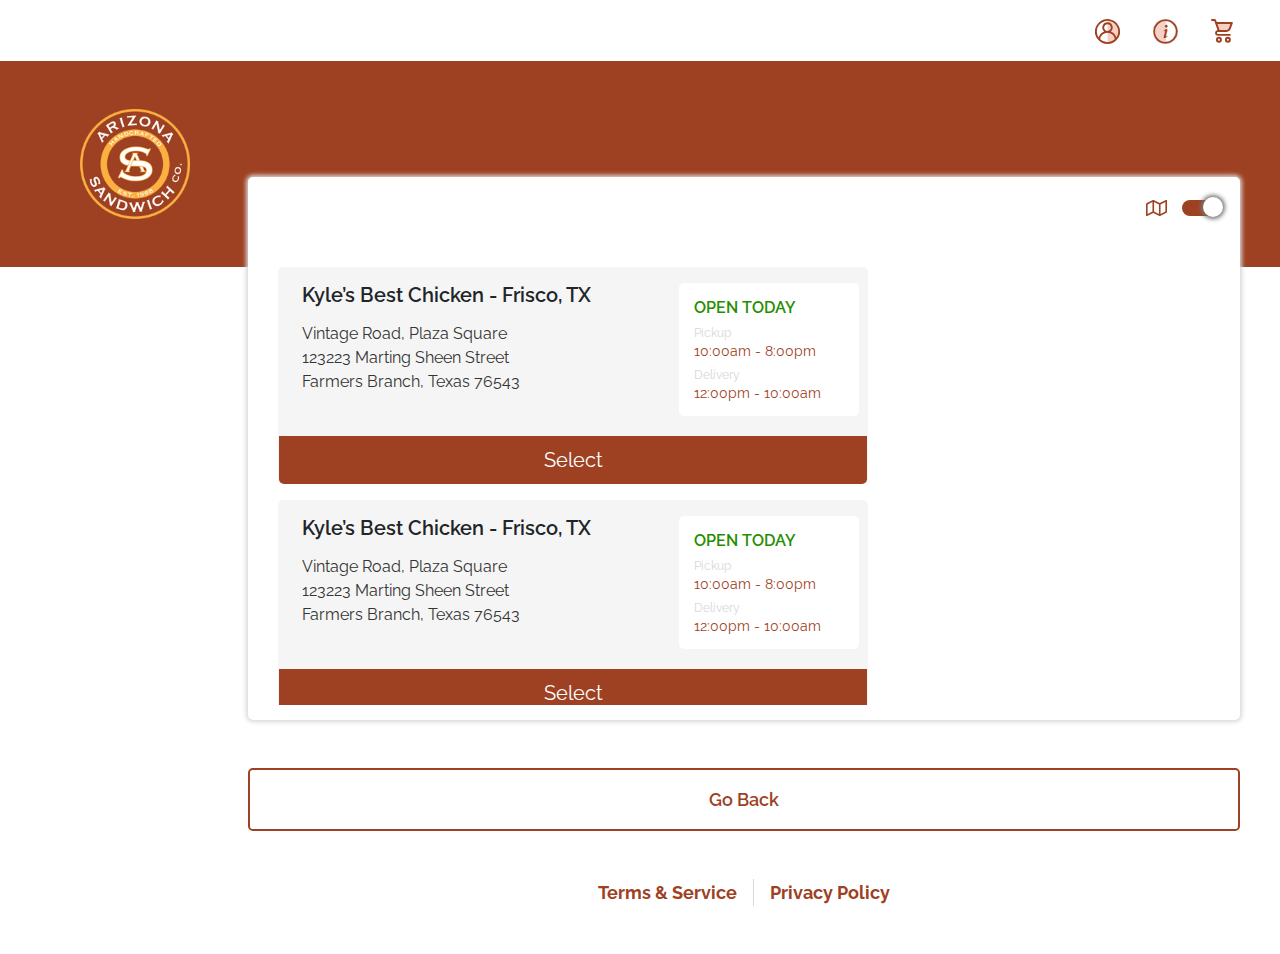
<file: choose-location.html>
<!DOCTYPE html>
<html lang="en">
  <head>
    <!-- Required meta tags -->
    <meta charset="utf-8" />
    <meta
      name="viewport"
      content="width=device-width, initial-scale=1, shrink-to-fit=no"
    />

    <!-- Bootstrap CSS -->
    <link rel="stylesheet" href="css/main.css" />
    <link
      href="https://fonts.googleapis.com/css2?family=Raleway:wght@200;300;400;600;700&display=swap"
      rel="stylesheet"
    />

    <title>Arizona Sandwich! Start Order</title>
  </head>
  <body>
    <!-- Top Navigation Desktop Starts-->
    <div class="container d-none d-md-block d-xl-block">
      <nav class="navbar">
        <ul class="nav ml-auto">
          <li class="nav-item">
            <a class="nav-link" href="#">
              <img src="images/admin-icon.svg" alt="" />
            </a>
          </li>
          <li class="nav-item">
            <a class="nav-link" href="#">
              <img src="images/info-icon.svg" alt="" />
            </a>
          </li>
          <li class="nav-item">
            <a class="nav-link" href="#">
              <img src="images/cart-icon.svg" alt="" />
            </a>
          </li>
        </ul>
      </nav>
    </div>
    <!-- Top Navigation Desktop Ends-->

    <!-- Arizona Sandwich Container with brown bg starts -->

    <div class="container-fluid arizona-sandwich-banner py-md-3 py-xl-5">
      <div class="container">
        <div class="row">
          <div class="arz-sandwich-logo">
            <a href="javascript:;">
              <img
                src="images/arizona-sandwish-logo.svg"
                alt=""
                class="img-fluid"
              />
            </a>
          </div>
          <div class="col-md col-xl d-flex align-items-center mobile-Nav px-0">
            <!-- <h3 class="d-none d-md-block d-xl-block ml-sm-5 ml-lg-0 ml-xl-5">
              Menu
            </h3> -->
            <a href="#" class="d-block d-md-none d-xl-none">
              <svg
                width="29"
                height="21"
                viewBox="0 0 29 21"
                fill="none"
                xmlns="http://www.w3.org/2000/svg"
              >
                <rect
                  width="28.4118"
                  height="3.70588"
                  rx="1.85294"
                  fill="white"
                />
                <rect
                  y="8.64697"
                  width="28.4118"
                  height="3.70588"
                  rx="1.85294"
                  fill="white"
                />
                <rect
                  y="17.2942"
                  width="28.4118"
                  height="3.70588"
                  rx="1.85294"
                  fill="white"
                />
              </svg>
            </a>
            <a
              href="#"
              class="navbar-brand d-block d-md-none d-xl-none ml-3 mobile-search"
            >
              <svg
                width="24"
                height="24"
                viewBox="0 0 24 24"
                fill="none"
                xmlns="http://www.w3.org/2000/svg"
              >
                <path
                  fill-rule="evenodd"
                  clip-rule="evenodd"
                  d="M13.2 2.4C17.8392 2.4 21.6 6.16081 21.6 10.8C21.6 15.4392 17.8392 19.2 13.2 19.2C8.56081 19.2 4.8 15.4392 4.8 10.8C4.8 6.16081 8.56081 2.4 13.2 2.4ZM24 10.8C24 4.83532 19.1647 0 13.2 0C7.23532 0 2.4 4.83532 2.4 10.8C2.4 16.7647 7.23532 21.6 13.2 21.6C19.1647 21.6 24 16.7647 24 10.8Z"
                  fill="white"
                />
                <path
                  fill-rule="evenodd"
                  clip-rule="evenodd"
                  d="M7.26853 16.7315C6.7999 16.2628 6.0401 16.2628 5.57147 16.7315L0.351471 21.9515C-0.117159 22.4201 -0.117159 23.1799 0.351471 23.6485C0.820099 24.1172 1.5799 24.1172 2.04853 23.6485L7.26853 18.4285C7.73716 17.9599 7.73716 17.2001 7.26853 16.7315Z"
                  fill="white"
                />
              </svg>
            </a>

            <input
              type="text"
              class="form-control mobile-search-container"
              placeholder="Enter Search Here"
              style="display: none"
            />

            <nav
              class="nav ml-auto d-flex d-md-none d-xl-none align-items-center"
            >
              <a href="#" class="nav-link">
                <div class="btn-group">
                  <button
                    type="button"
                    class="btn btn-secondary dropdown-toggle"
                    data-toggle="dropdown"
                    aria-haspopup="true"
                    aria-expanded="false"
                  >
                    <img src="images/info.png" alt="" class="img-fluid" />
                  </button>
                  <div class="dropdown-menu dropdown-menu-right mobile-method">
                    <div class="row">
                      <div class="col-xl-4">
                        <h4>Delivery</h4>
                        <p>
                          123 Main Street <br />
                          Apt 234 <br />
                          New Symnerna Beach, NC 34212
                        </p>
                      </div>

                      <div class="col-xl-4">
                        <h4>Location</h4>
                        <p>
                          2002 Academy Lane, <br />
                          Farmers Branch, TX, <br />
                          USA
                        </p>
                      </div>

                      <div class="col-xl-3">
                        <h4>Time</h4>
                        <p>
                          4:00 PM <br />
                          07/24/2020
                        </p>
                      </div>
                    </div>
                  </div>
                </div>
              </a>
              <a
                class="nav-link cart-items"
                href="#"
                data-toggle="modal"
                data-target="#cartModal"
              >
                <svg
                  width="22"
                  height="17"
                  viewBox="0 0 22 17"
                  fill="none"
                  xmlns="http://www.w3.org/2000/svg"
                >
                  <path
                    d="M3.27484 7.46913e-10H0.992376C0.729182 7.46913e-10 0.476767 0.104554 0.29066 0.29066C0.104554 0.476767 0 0.729182 0 0.992376C0 1.25557 0.104554 1.50799 0.29066 1.69409C0.476767 1.8802 0.729182 1.98475 0.992376 1.98475H3.27484L6.53728 10.9583C5.80783 11.0807 5.15004 11.4702 4.69205 12.0509C4.23405 12.6317 4.00865 13.3622 4.05974 14.1001C4.11083 14.8379 4.43476 15.5304 4.96842 16.0425C5.50209 16.5546 6.20728 16.8497 6.94663 16.8704H18.8551C19.1183 16.8704 19.3708 16.7658 19.5569 16.5797C19.743 16.3936 19.8475 16.1412 19.8475 15.878C19.8475 15.6148 19.743 15.3624 19.5569 15.1763C19.3708 14.9902 19.1183 14.8856 18.8551 14.8856H6.94663C6.68344 14.8856 6.43102 14.7811 6.24492 14.595C6.05881 14.4089 5.95426 14.1565 5.95426 13.8933C5.95426 13.6301 6.05881 13.3777 6.24492 13.1915C6.43102 13.0054 6.68344 12.9009 6.94663 12.9009H15.682C16.5238 12.8983 17.3449 12.6403 18.0368 12.1609C18.7288 11.6816 19.2589 11.0036 19.5573 10.2165L21.7703 4.31684C21.8264 4.16666 21.8453 4.00513 21.8253 3.84607C21.8054 3.687 21.7472 3.53513 21.6558 3.40346C21.5643 3.27178 21.4423 3.16422 21.3002 3.08997C21.1582 3.01573 21.0002 2.97701 20.8399 2.97713H5.95426C5.88761 2.97734 5.82115 2.98398 5.75578 2.99698L5.14051 1.30746C5.00142 0.924326 4.74774 0.593309 4.41395 0.359389C4.08016 0.125469 3.68244 -1.11785e-05 3.27484 7.46913e-10ZM19.401 4.96188L17.699 9.51937C17.5441 9.92923 17.2682 10.2823 16.908 10.5318C16.5477 10.7812 16.1202 10.9153 15.682 10.9161H8.63367L6.46781 4.96188H19.401Z"
                    fill="white"
                  />
                </svg>

                <span class="badge">2</span>
              </a>
            </nav>
          </div>
        </div>
      </div>
    </div>
    <!-- Arizona Sandwich Container with brown bg starts -->
    <div class="container-fluid pb-5">
      <div class="container">
        <div class="row">
          <!-- Main container with right side content starts -->
          <main
            class="col-md-9 col-xl-10 offset-md-3 offset-xl-2 right-side start-order mt-0"
          >
            <!-- Alert Starts -->
            <div class="row d-block d-md-none d-xl-none">
              <div class="col mobile-heading text-center mb-4">
                <h3 class="font-weight-bold">Location</h3>
              </div>
            </div>
            <!-- <div
              class="row alert-text text-center py-3 px-3 alert alert-dismissible mb-0 fade show"
              role="alert"
            >
              <div class="col px-0">
                <p>
                  <span>Alert:</span> Please be aware of our new times starting
                  next week for summer! Stay safe and healthy!
                </p>

                <button
                  type="button"
                  class="close"
                  data-dismiss="alert"
                  aria-label="Close"
                >
                  <span aria-hidden="true">
                    <img src="images/cross-brown.svg" alt="" />
                  </span>
                </button>
              </div>
            </div> -->
            <!-- Alert Ends -->

            <div class="row">
              <div class="col location-status-map">
                <!-- Toggle switch starts -->
                <div
                  class="row text-right d-none d-md-none d-xl-block toggle-map"
                >
                  <div class="col pr-2 pt-2 mb-3">
                    <img
                      src="images/toggle-icon.svg"
                      class="toggle-img"
                      alt=""
                      class="mr-3"
                    />
                    <label class="switch">
                      <input type="checkbox" checked />
                      <span class="slider-switch round toggle-map"></span>
                    </label>
                  </div>
                </div>
                <!-- Toggle switch ends -->
                <div class="row">
                  <div
                    class="col location-container scrollbar mx-xl-3 p-xl-4 pr-xl-4"
                    id="style-4"
                  >
                    <div class="force-overflow"></div>
                    <div class="row mb-3">
                      <!-- Item status location and timing starts -->
                      <div class="col location px-4 pt-3">
                        <div class="row">
                          <div class="col-12 col-md col-xl location-left">
                            <h3>Kyle’s Best Chicken - Frisco, TX</h3>
                            <h4 class="open-time d-block d-md-none d-xl-none">
                              OPEN TODAY
                            </h4>
                            <p>
                              Vintage Road, Plaza Square <br />
                              123223 Marting Sheen Street <br />
                              Farmers Branch, Texas 76543
                            </p>
                          </div>
                          <div class="col location-right">
                            <h4 class="open-time d-none d-md-block d-xl-block">
                              OPEN TODAY
                            </h4>
                            <div>
                              <small>Pickup</small>
                              <p>10:00am - 8:00pm</p>
                            </div>
                            <div>
                              <small>Delivery</small>
                              <p>12:00pm - 10:00am</p>
                            </div>
                          </div>
                        </div>
                        <div class="row select-btn-container">
                          <button class="btn btn-block btn-lg select-btn">
                            Select
                          </button>
                        </div>
                      </div>
                      <!-- Item status location and timing ends -->
                    </div>
                    <div class="row mb-3">
                      <!-- Item status location and timing starts -->
                      <div class="col location px-4 pt-3">
                        <div class="row">
                          <div class="col-12 col-md col-xl location-left">
                            <h3>Kyle’s Best Chicken - Frisco, TX</h3>
                            <h4 class="open-time d-block d-md-none d-xl-none">
                              OPEN TODAY
                            </h4>
                            <p>
                              Vintage Road, Plaza Square <br />
                              123223 Marting Sheen Street <br />
                              Farmers Branch, Texas 76543
                            </p>
                          </div>
                          <div class="col location-right">
                            <h4 class="open-time d-none d-md-block d-xl-block">
                              OPEN TODAY
                            </h4>
                            <div>
                              <small>Pickup</small>
                              <p>10:00am - 8:00pm</p>
                            </div>
                            <div>
                              <small>Delivery</small>
                              <p>12:00pm - 10:00am</p>
                            </div>
                          </div>
                        </div>
                        <div class="row select-btn-container">
                          <button class="btn btn-block btn-lg select-btn">
                            Select
                          </button>
                        </div>
                      </div>
                      <!-- Item status location and timing ends -->
                    </div>
                    <div class="row mb-3">
                      <!-- Item status location and timing starts -->
                      <div class="col location px-4 pt-3">
                        <div class="row">
                          <div class="col-12 col-md col-xl location-left">
                            <h3>Kyle’s Best Chicken - Frisco, TX</h3>
                            <h4 class="open-time d-block d-md-none d-xl-none">
                              OPEN TODAY
                            </h4>
                            <p>
                              Vintage Road, Plaza Square <br />
                              123223 Marting Sheen Street <br />
                              Farmers Branch, Texas 76543
                            </p>
                          </div>
                          <div class="col location-right">
                            <h4 class="open-time d-none d-md-block d-xl-block">
                              OPEN TODAY
                            </h4>
                            <div>
                              <small>Pickup</small>
                              <p>10:00am - 8:00pm</p>
                            </div>
                            <div>
                              <small>Delivery</small>
                              <p>12:00pm - 10:00am</p>
                            </div>
                          </div>
                        </div>
                        <div class="row select-btn-container">
                          <button class="btn btn-block btn-lg select-btn">
                            Select
                          </button>
                        </div>
                      </div>
                      <!-- Item status location and timing ends -->
                    </div>
                    <div class="row mb-3">
                      <!-- Item status location and timing starts -->
                      <div class="col location px-4 pt-3">
                        <div class="row">
                          <div class="col-12 col-md col-xl location-left">
                            <h3>Kyle’s Best Chicken - Frisco, TX</h3>
                            <h4 class="open-time d-block d-md-block d-xl-none">
                              OPEN TODAY
                            </h4>
                            <p>
                              Vintage Road, Plaza Square <br />
                              123223 Marting Sheen Street <br />
                              Farmers Branch, Texas 76543
                            </p>
                          </div>
                          <div class="col location-right">
                            <h4 class="open-time d-none d-md-none d-xl-block">
                              OPEN TODAY
                            </h4>
                            <div>
                              <small>Pickup</small>
                              <p>10:00am - 8:00pm</p>
                            </div>
                            <div>
                              <small>Delivery</small>
                              <p>12:00pm - 10:00am</p>
                            </div>
                          </div>
                        </div>
                        <div class="row select-btn-container">
                          <button class="btn btn-block btn-lg select-btn">
                            Select
                          </button>
                        </div>
                      </div>
                      <!-- Item status location and timing ends -->
                    </div>
                  </div>
                  <!-- Map Location starts -->
                  <div class="col map-area px-0 toggle-map-container">
                    <iframe
                      src="https://www.google.com/maps/embed?pb=!1m16!1m12!1m3!1d857544.4789894025!2d-112.12625424347175!3d32.90390196750111!2m3!1f0!2f0!3f0!3m2!1i1024!2i768!4f13.1!2m1!1sarizona%20sandwich!5e0!3m2!1sen!2sin!4v1596847110177!5m2!1sen!2sin"
                      width="332"
                      height="458"
                      frameborder="0"
                      style="border: 0"
                      allowfullscreen=""
                      aria-hidden="false"
                      tabindex="0"
                    ></iframe>
                  </div>
                  <!-- Map Location ends -->
                </div>
              </div>
            </div>
            <div class="row mt-3 mt-md-5 px-0">
              <div class="col px-0">
                <button class="btn btn-block btn-lg go-back-btn py-xl-3">
                  Go Back
                </button>
              </div>
            </div>
            <!-- small footer -->
            <div class="row">
              <div class="col mt-5">
                <nav class="nav justify-content-center policy-terms">
                  <a class="nav-link active" href="#">Terms &amp; Service </a>
                  <a class="nav-link" href="#"> Privacy Policy</a>
                </nav>
              </div>
            </div>
          </main>
          <!-- pickup Delivery section starts -->

          <!-- Main container with right side content ends -->
        </div>
      </div>
    </div>
    <!--Mobile modal cart Starts-->
    <div
      class="modal fade"
      id="cartModal"
      tabindex="-1"
      aria-labelledby="exampleModalLabel"
      aria-hidden="true"
    >
      <div
        class="modal-dialog modal-dialog-centered custom-width-modal rewards-modal"
      >
        <div class="modal-content">
          <div class="modal-body">
            <button
              type="button"
              class="close"
              data-dismiss="modal"
              aria-label="Close"
            >
              <span aria-hidden="true"
                ><img
                  src="images/item-modal-close.png"
                  class="w-100 d-none d-md-none d-xl-block"
                  alt=""
                />
                <img
                  src="images/cross-brown.png"
                  class="w-100 d-block d-md-block d-xl-none"
                  alt=""
                />
              </span>
            </button>
            <section class="col-xl-4 cart-section">
              <div class="cart-inner">
                <div class="row">
                  <div class="col">
                    <h4>Cart</h4>
                  </div>
                </div>
                <div class="row">
                  <div class="col">
                    <div class="two-col">
                      <div class="add-ons-container">
                        <div class="d-flex justify-content-between">
                          <h5>Blazin Burger</h5>
                          <strong>$8.50</strong>
                        </div>
                        <div class="title-price-holder">
                          <div class="add-remove-items">
                            <button class="btn">-</button>
                            <input
                              type="text"
                              class="form-control"
                              placeholder="1"
                            />
                            <button class="btn">+</button>
                          </div>

                          <button class="btn edit-item">
                            <img src="images/pencil-icon.svg" alt="" />
                          </button>
                        </div>
                        <div class="cart-desc-align"></div>
                      </div>
                    </div>
                    <div class="two-col flat-border">
                      <div class="cart-desc">
                        <p>Add-ons</p>
                        <small>Left</small>
                        <div class="add-ons">
                          <h5>Ancovies</h5>
                          <span class="ml-4">x2</span>
                          <div class="price">$4.00</div>
                        </div>
                        <small>Right</small>
                        <div class="add-ons">
                          <h5>Pepperoni</h5>
                          <span class="ml-4">x2</span>
                          <div class="price">$4.00</div>
                        </div>
                      </div>
                    </div>
                    <div class="two-col">
                      <div class="add-ons-container">
                        <div class="d-flex justify-content-between">
                          <h5>Grilled Sandwich</h5>
                          <strong>$8.50</strong>
                        </div>
                        <div class="title-price-holder">
                          <div class="add-remove-items">
                            <button class="btn">-</button>
                            <input
                              type="text"
                              class="form-control"
                              placeholder="1"
                            />
                            <button class="btn">+</button>
                          </div>

                          <button class="btn edit-item">
                            <img src="images/pencil-icon.svg" alt="" />
                          </button>
                        </div>
                        <div class="cart-desc-align"></div>
                      </div>
                    </div>
                    <div class="two-col flat-border pb-0">
                      <div class="cart-desc">
                        <p>Add-ons</p>
                        <small>Left</small>
                        <div class="add-ons">
                          <h5>Ancovies</h5>
                          <span class="ml-4">x2</span>
                          <div class="price">$4.00</div>
                        </div>
                        <small>Right</small>
                        <div class="add-ons">
                          <h5>Pepperoni</h5>
                          <span class="ml-4">x2</span>
                          <div class="price">$4.00</div>
                        </div>
                        <div class="row">
                          <div class="row">
                            <div class="col-md-12 sub-total mt-4 bg-light">
                              <div class="add-ons">
                                <h5>Sub Total</h5>
                                <div class="price">$13.00</div>
                              </div>
                              <div
                                class="accordion w-100"
                                id="accordionExample"
                              >
                                <div class="card">
                                  <div class="card-header p-0" id="headingOne">
                                    <h2
                                      class="mb-0"
                                      type="button"
                                      data-toggle="collapse"
                                      data-target="#collapseOne"
                                      aria-expanded="true"
                                      aria-controls="collapseOne"
                                    >
                                      <div class="add-ons">
                                        <h5>Taxes &amp; Fees</h5>
                                        <div class="price">$4.00</div>
                                      </div>
                                    </h2>
                                  </div>
                                  <div
                                    id="collapseOne"
                                    class="collapse"
                                    aria-labelledby="headingOne"
                                    data-parent="#accordionExample"
                                  >
                                    <div class="card-body px-0">
                                      <div class="add-ons">
                                        <h5>Online Ordering</h5>
                                        <div class="price">$1.00</div>
                                      </div>
                                      <div class="add-ons">
                                        <h5>Service Charges</h5>
                                        <div class="price">$1.00</div>
                                      </div>
                                      <div class="add-ons">
                                        <h5>Order Fee</h5>
                                        <div class="price">$1.00</div>
                                      </div>
                                      <div class="add-ons">
                                        <h5>Delivery Charges</h5>
                                        <div class="price">$1.00</div>
                                      </div>
                                    </div>
                                  </div>
                                </div>
                              </div>
                              <div class="add-ons total mb-3">
                                <h5><strong>Total</strong></h5>
                                <div class="price">
                                  <strong>$17.00</strong>
                                </div>
                              </div>
                              <div class="row">
                                <div class="col-12">
                                  <button
                                    class="btn checkout btn-block btn-lg rounded"
                                  >
                                    Proceed to Checkout
                                  </button>
                                </div>
                              </div>
                            </div>
                          </div>
                        </div>
                      </div>
                    </div>
                  </div>
                </div>
              </div>
            </section>
          </div>
        </div>
      </div>
    </div>
    <!-- gulp minified Js  -->
    <script src="js/main.js"></script>
  </body>
</html>
</file>
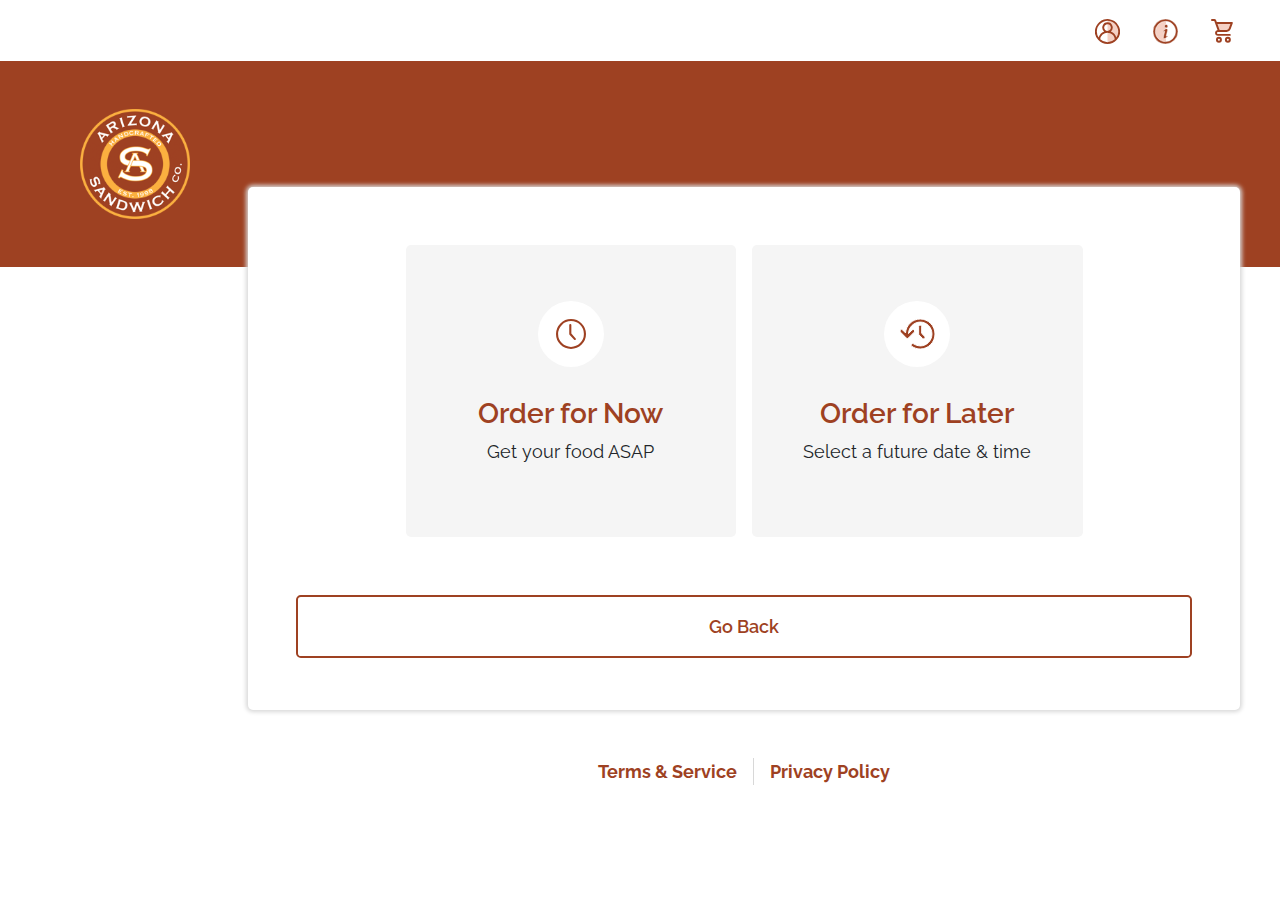
<file: choose-time.html>
<!DOCTYPE html>
<html lang="en">
  <head>
    <!-- Required meta tags -->
    <meta charset="utf-8" />
    <meta
      name="viewport"
      content="width=device-width, initial-scale=1, shrink-to-fit=no"
    />

    <!-- Bootstrap CSS -->
    <link
      href="https://fonts.googleapis.com/css2?family=Raleway:wght@200;300;400;600;700&display=swap"
      rel="stylesheet"
    />
    <link rel="stylesheet" href="css/main.css" />

    <title>Arizona Sandwich! Start Order</title>
  </head>
  <body>
    <!-- Top Navigation Desktop Starts-->
    <div class="container d-none d-md-none d-xl-block">
      <nav class="navbar">
        <ul class="nav ml-auto">
          <li class="nav-item">
            <a class="nav-link" href="#">
              <img src="images/admin-icon.svg" alt="" />
            </a>
          </li>
          <li class="nav-item">
            <a class="nav-link" href="#">
              <img src="images/info-icon.svg" alt="" />
            </a>
          </li>
          <li class="nav-item">
            <a class="nav-link" href="#">
              <img src="images/cart-icon.svg" alt="" />
            </a>
          </li>
        </ul>
      </nav>
    </div>
    <!-- Top Navigation Desktop Ends-->

    <!-- Arizona Sandwich Container with brown bg starts -->

    <div class="container-fluid arizona-sandwich-banner py-md-3 py-xl-5">
      <div class="container">
        <div class="row">
          <div class="arz-sandwich-logo">
            <a href="javascript:;">
              <img
                src="images/arizona-sandwish-logo.svg"
                alt=""
                class="img-fluid"
              />
            </a>
          </div>
          <div class="col-md col-xl d-flex align-items-center mobile-Nav px-0">
            <!-- <h3 class="d-none d-md-block d-xl-block ml-sm-5 ml-lg-0 ml-xl-5">
              Menu
            </h3> -->
            <a href="#" class="d-block d-md-none d-xl-none">
              <svg
                width="29"
                height="21"
                viewBox="0 0 29 21"
                fill="none"
                xmlns="http://www.w3.org/2000/svg"
              >
                <rect
                  width="28.4118"
                  height="3.70588"
                  rx="1.85294"
                  fill="white"
                />
                <rect
                  y="8.64697"
                  width="28.4118"
                  height="3.70588"
                  rx="1.85294"
                  fill="white"
                />
                <rect
                  y="17.2942"
                  width="28.4118"
                  height="3.70588"
                  rx="1.85294"
                  fill="white"
                />
              </svg>
            </a>
            <a
              href="#"
              class="navbar-brand d-block d-md-none d-xl-none ml-3 mobile-search"
            >
              <svg
                width="24"
                height="24"
                viewBox="0 0 24 24"
                fill="none"
                xmlns="http://www.w3.org/2000/svg"
              >
                <path
                  fill-rule="evenodd"
                  clip-rule="evenodd"
                  d="M13.2 2.4C17.8392 2.4 21.6 6.16081 21.6 10.8C21.6 15.4392 17.8392 19.2 13.2 19.2C8.56081 19.2 4.8 15.4392 4.8 10.8C4.8 6.16081 8.56081 2.4 13.2 2.4ZM24 10.8C24 4.83532 19.1647 0 13.2 0C7.23532 0 2.4 4.83532 2.4 10.8C2.4 16.7647 7.23532 21.6 13.2 21.6C19.1647 21.6 24 16.7647 24 10.8Z"
                  fill="white"
                />
                <path
                  fill-rule="evenodd"
                  clip-rule="evenodd"
                  d="M7.26853 16.7315C6.7999 16.2628 6.0401 16.2628 5.57147 16.7315L0.351471 21.9515C-0.117159 22.4201 -0.117159 23.1799 0.351471 23.6485C0.820099 24.1172 1.5799 24.1172 2.04853 23.6485L7.26853 18.4285C7.73716 17.9599 7.73716 17.2001 7.26853 16.7315Z"
                  fill="white"
                />
              </svg>
            </a>

            <input
              type="text"
              class="form-control mobile-search-container"
              placeholder="Enter Search Here"
              style="display: none"
            />

            <nav
              class="nav ml-auto d-flex d-md-none d-xl-none align-items-center"
            >
              <a href="#" class="nav-link">
                <div class="btn-group">
                  <button
                    type="button"
                    class="btn btn-secondary dropdown-toggle"
                    data-toggle="dropdown"
                    aria-haspopup="true"
                    aria-expanded="false"
                  >
                    <img src="images/info.png" alt="" class="img-fluid" />
                  </button>
                  <div class="dropdown-menu dropdown-menu-right mobile-method">
                    <div class="row">
                      <div class="col-xl-4">
                        <h4>Delivery</h4>
                        <p>
                          123 Main Street <br />
                          Apt 234 <br />
                          New Symnerna Beach, NC 34212
                        </p>
                      </div>

                      <div class="col-xl-4">
                        <h4>Location</h4>
                        <p>
                          2002 Academy Lane, <br />
                          Farmers Branch, TX, <br />
                          USA
                        </p>
                      </div>

                      <div class="col-xl-3">
                        <h4>Time</h4>
                        <p>
                          4:00 PM <br />
                          07/24/2020
                        </p>
                      </div>
                    </div>
                  </div>
                </div>
              </a>
              <a
                class="nav-link cart-items"
                href="#"
                data-toggle="modal"
                data-target="#cartModal"
              >
                <svg
                  width="22"
                  height="17"
                  viewBox="0 0 22 17"
                  fill="none"
                  xmlns="http://www.w3.org/2000/svg"
                >
                  <path
                    d="M3.27484 7.46913e-10H0.992376C0.729182 7.46913e-10 0.476767 0.104554 0.29066 0.29066C0.104554 0.476767 0 0.729182 0 0.992376C0 1.25557 0.104554 1.50799 0.29066 1.69409C0.476767 1.8802 0.729182 1.98475 0.992376 1.98475H3.27484L6.53728 10.9583C5.80783 11.0807 5.15004 11.4702 4.69205 12.0509C4.23405 12.6317 4.00865 13.3622 4.05974 14.1001C4.11083 14.8379 4.43476 15.5304 4.96842 16.0425C5.50209 16.5546 6.20728 16.8497 6.94663 16.8704H18.8551C19.1183 16.8704 19.3708 16.7658 19.5569 16.5797C19.743 16.3936 19.8475 16.1412 19.8475 15.878C19.8475 15.6148 19.743 15.3624 19.5569 15.1763C19.3708 14.9902 19.1183 14.8856 18.8551 14.8856H6.94663C6.68344 14.8856 6.43102 14.7811 6.24492 14.595C6.05881 14.4089 5.95426 14.1565 5.95426 13.8933C5.95426 13.6301 6.05881 13.3777 6.24492 13.1915C6.43102 13.0054 6.68344 12.9009 6.94663 12.9009H15.682C16.5238 12.8983 17.3449 12.6403 18.0368 12.1609C18.7288 11.6816 19.2589 11.0036 19.5573 10.2165L21.7703 4.31684C21.8264 4.16666 21.8453 4.00513 21.8253 3.84607C21.8054 3.687 21.7472 3.53513 21.6558 3.40346C21.5643 3.27178 21.4423 3.16422 21.3002 3.08997C21.1582 3.01573 21.0002 2.97701 20.8399 2.97713H5.95426C5.88761 2.97734 5.82115 2.98398 5.75578 2.99698L5.14051 1.30746C5.00142 0.924326 4.74774 0.593309 4.41395 0.359389C4.08016 0.125469 3.68244 -1.11785e-05 3.27484 7.46913e-10ZM19.401 4.96188L17.699 9.51937C17.5441 9.92923 17.2682 10.2823 16.908 10.5318C16.5477 10.7812 16.1202 10.9153 15.682 10.9161H8.63367L6.46781 4.96188H19.401Z"
                    fill="white"
                  />
                </svg>

                <span class="badge">2</span>
              </a>
            </nav>
          </div>
        </div>
      </div>
    </div>
    <!-- Arizona Sandwich Container with brown bg starts -->
    <div class="container-fluid pb-5">
      <div class="container">
        <div class="row">
          <!-- Main container with right side content starts -->
          <main
            class="col-md-9 col-xl-10 offset-md-3 offset-xl-2 right-side start-order"
          >
            <!-- Alert Starts -->
            <div class="row d-block d-md-none d-xl-none">
              <div class="col mobile-heading text-center mb-4">
                <h3 class="font-weight-bold">When</h3>
              </div>
            </div>
            <!-- <div
              class="row alert-text text-center py-3 px-3 mb-1 alert alert-dismissible fade show"
              role="alert"
            >
              <div class="col px-0">
                <p>
                  <span>Alert:</span> Please be aware of our new times starting
                  next week for summer! Stay safe and healthy!
                </p>

                <button
                  type="button"
                  class="close"
                  data-dismiss="alert"
                  aria-label="Close"
                >
                  <span aria-hidden="true">
                    <img src="images/cross-brown.svg" alt="" />
                  </span>
                </button>
              </div>
            </div> -->
            <!-- Alert Ends -->
            <div class="row">
              <div class="col pickup-delivery py-2 py-xl-5">
                <!-- Order Now / order later section starts -->
                <div class="row justify-content-center">
                  <div class="col-xl-4 pickup-delivery-box mx-3 mx-xl-2">
                    <div class="icon-holder mx-auto">
                      <img src="images/order-now-icon.svg" alt="" />
                    </div>
                    <h3>Order for Now</h3>
                    <p>Get your food ASAP</p>
                  </div>
                  <div class="col-xl-4 pickup-delivery-box mx-3 mx-xl-2">
                    <div class="icon-holder mx-auto">
                      <img src="images/order-later-icon.svg" alt="" />
                    </div>

                    <h3>Order for Later</h3>
                    <p>Select a future date & time</p>
                  </div>
                </div>
                <!-- Order Now / order later section ends -->

                <div class="row mt-3 mb-2 mb-sm-1 mt-md-3 mt-xl-5">
                  <div class="col px-xl-5">
                    <button class="btn btn-block btn-lg go-back-btn py-xl-3">
                      Go Back
                    </button>
                  </div>
                </div>
              </div>
            </div>

            <!-- small footer -->
            <div class="row">
              <div class="col mt-4 mt-xl-5">
                <nav class="nav justify-content-center policy-terms">
                  <a class="nav-link active" href="#">Terms &amp; Service </a>
                  <a class="nav-link" href="#"> Privacy Policy</a>
                </nav>
              </div>
            </div>
          </main>
          <!-- pickup Delivery section starts -->

          <!-- Main container with right side content ends -->
        </div>
      </div>
    </div>
    <!--Mobile modal cart Starts-->
    <div
      class="modal fade"
      id="cartModal"
      tabindex="-1"
      aria-labelledby="exampleModalLabel"
      aria-hidden="true"
    >
      <div
        class="modal-dialog modal-dialog-centered custom-width-modal rewards-modal"
      >
        <div class="modal-content">
          <div class="modal-body">
            <button
              type="button"
              class="close"
              data-dismiss="modal"
              aria-label="Close"
            >
              <span aria-hidden="true"
                ><img
                  src="images/item-modal-close.png"
                  class="w-100 d-none d-md-none d-xl-block"
                  alt=""
                />
                <img
                  src="images/cross-brown.png"
                  class="w-100 d-block d-md-block d-xl-none"
                  alt=""
                />
              </span>
            </button>
            <section class="col-xl-4 cart-section">
              <div class="cart-inner">
                <div class="row">
                  <div class="col">
                    <h4>Cart</h4>
                  </div>
                </div>
                <div class="row">
                  <div class="col">
                    <div class="two-col">
                      <div class="add-ons-container">
                        <div class="d-flex justify-content-between">
                          <h5>Blazin Burger</h5>
                          <strong>$8.50</strong>
                        </div>
                        <div class="title-price-holder">
                          <div class="add-remove-items">
                            <button class="btn">-</button>
                            <input
                              type="text"
                              class="form-control"
                              placeholder="1"
                            />
                            <button class="btn">+</button>
                          </div>

                          <button class="btn edit-item">
                            <img src="images/pencil-icon.svg" alt="" />
                          </button>
                        </div>
                        <div class="cart-desc-align"></div>
                      </div>
                    </div>
                    <div class="two-col flat-border">
                      <div class="cart-desc">
                        <p>Add-ons</p>
                        <small>Left</small>
                        <div class="add-ons">
                          <h5>Ancovies</h5>
                          <span class="ml-4">x2</span>
                          <div class="price">$4.00</div>
                        </div>
                        <small>Right</small>
                        <div class="add-ons">
                          <h5>Pepperoni</h5>
                          <span class="ml-4">x2</span>
                          <div class="price">$4.00</div>
                        </div>
                      </div>
                    </div>
                    <div class="two-col">
                      <div class="add-ons-container">
                        <div class="d-flex justify-content-between">
                          <h5>Grilled Sandwich</h5>
                          <strong>$8.50</strong>
                        </div>
                        <div class="title-price-holder">
                          <div class="add-remove-items">
                            <button class="btn">-</button>
                            <input
                              type="text"
                              class="form-control"
                              placeholder="1"
                            />
                            <button class="btn">+</button>
                          </div>

                          <button class="btn edit-item">
                            <img src="images/pencil-icon.svg" alt="" />
                          </button>
                        </div>
                        <div class="cart-desc-align"></div>
                      </div>
                    </div>
                    <div class="two-col flat-border pb-0">
                      <div class="cart-desc">
                        <p>Add-ons</p>
                        <small>Left</small>
                        <div class="add-ons">
                          <h5>Ancovies</h5>
                          <span class="ml-4">x2</span>
                          <div class="price">$4.00</div>
                        </div>
                        <small>Right</small>
                        <div class="add-ons">
                          <h5>Pepperoni</h5>
                          <span class="ml-4">x2</span>
                          <div class="price">$4.00</div>
                        </div>
                        <div class="row">
                          <div class="row">
                            <div class="col-md-12 sub-total mt-4 bg-light">
                              <div class="add-ons">
                                <h5>Sub Total</h5>
                                <div class="price">$13.00</div>
                              </div>
                              <div
                                class="accordion w-100"
                                id="accordionExample"
                              >
                                <div class="card">
                                  <div class="card-header p-0" id="headingOne">
                                    <h2
                                      class="mb-0"
                                      type="button"
                                      data-toggle="collapse"
                                      data-target="#collapseOne"
                                      aria-expanded="true"
                                      aria-controls="collapseOne"
                                    >
                                      <div class="add-ons">
                                        <h5>Taxes &amp; Fees</h5>
                                        <div class="price">$4.00</div>
                                      </div>
                                    </h2>
                                  </div>
                                  <div
                                    id="collapseOne"
                                    class="collapse"
                                    aria-labelledby="headingOne"
                                    data-parent="#accordionExample"
                                  >
                                    <div class="card-body px-0">
                                      <div class="add-ons">
                                        <h5>Online Ordering</h5>
                                        <div class="price">$1.00</div>
                                      </div>
                                      <div class="add-ons">
                                        <h5>Service Charges</h5>
                                        <div class="price">$1.00</div>
                                      </div>
                                      <div class="add-ons">
                                        <h5>Order Fee</h5>
                                        <div class="price">$1.00</div>
                                      </div>
                                      <div class="add-ons">
                                        <h5>Delivery Charges</h5>
                                        <div class="price">$1.00</div>
                                      </div>
                                    </div>
                                  </div>
                                </div>
                              </div>
                              <div class="add-ons total mb-3">
                                <h5><strong>Total</strong></h5>
                                <div class="price">
                                  <strong>$17.00</strong>
                                </div>
                              </div>
                              <div class="row">
                                <div class="col-12">
                                  <button
                                    class="btn checkout btn-block btn-lg rounded"
                                  >
                                    Proceed to Checkout
                                  </button>
                                </div>
                              </div>
                            </div>
                          </div>
                        </div>
                      </div>
                    </div>
                  </div>
                </div>
              </div>
            </section>
          </div>
        </div>
      </div>
    </div>
    <!-- Optional JavaScript -->
    <!-- jQuery first, then Popper.js, then Bootstrap JS -->
    <script src="js/main.js"></script>
  </body>
</html>
</file>
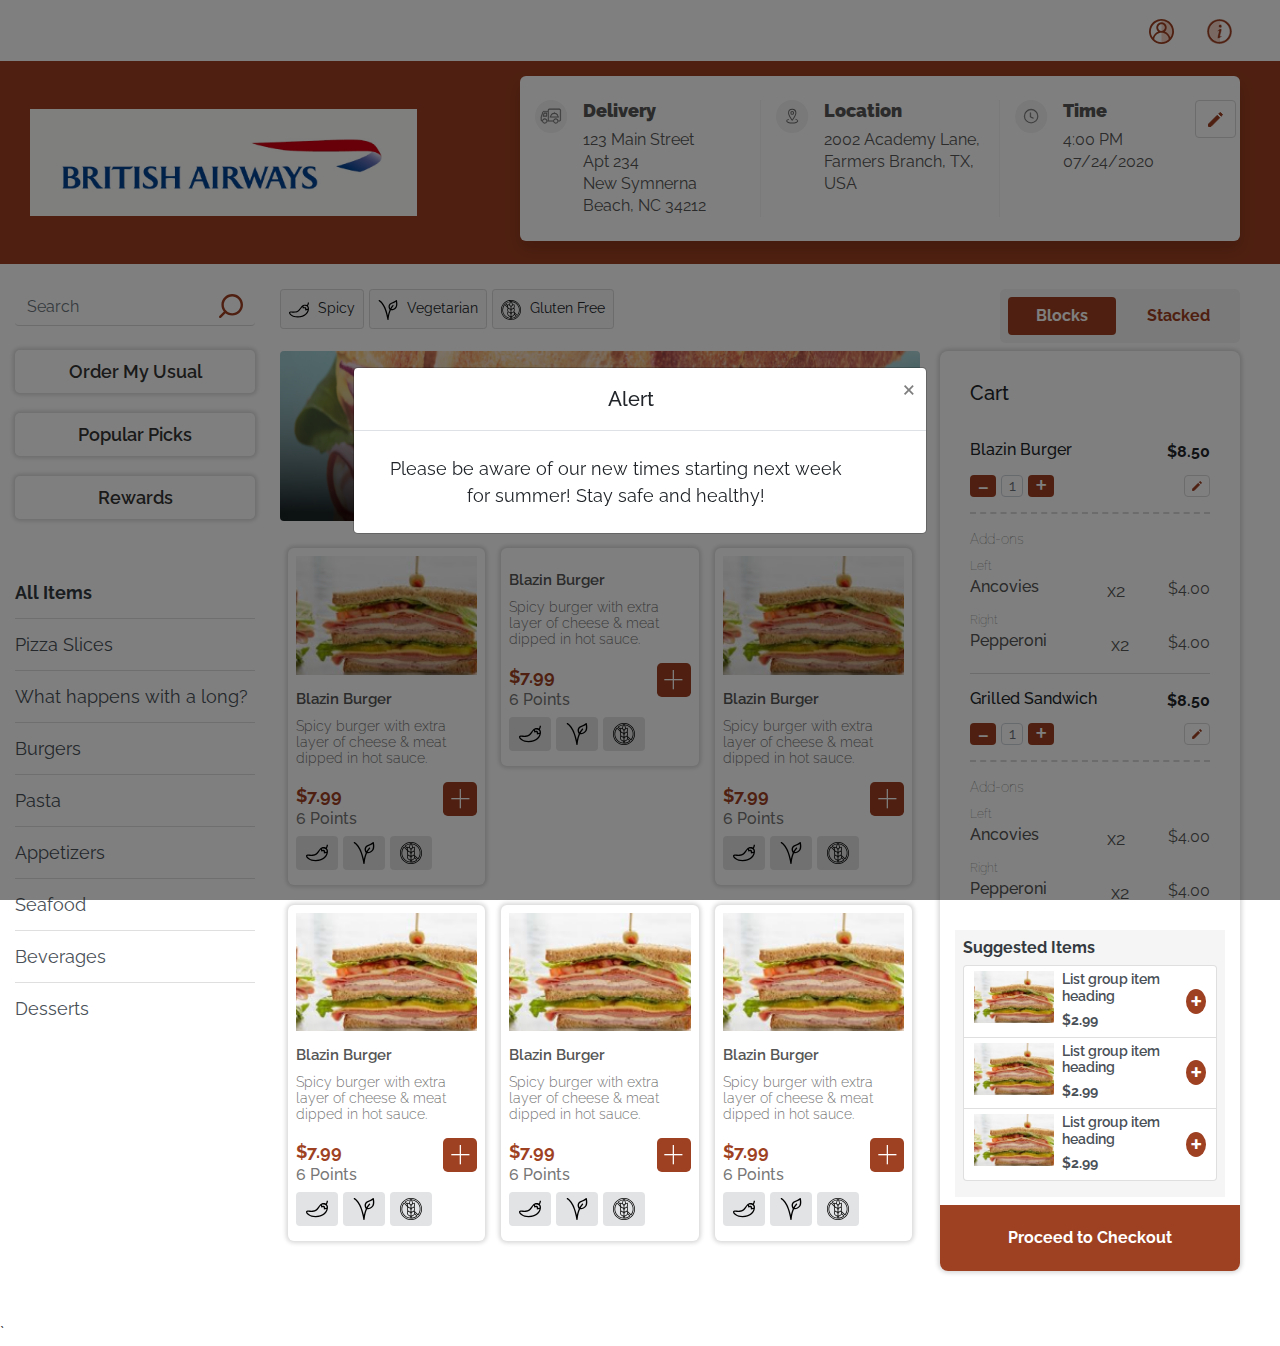
<file: index 2.html>
<!DOCTYPE html>
<html lang="en">
  <head>
    <!-- Required meta tags -->
    <meta charset="utf-8" />
    <meta
      name="viewport"
      content="width=device-width, initial-scale=1, shrink-to-fit=no"
    />

    <!-- Bootstrap CSS -->
    <link
      href="https://fonts.googleapis.com/css2?family=Raleway:wght@200;300;400;600;700&display=swap"
      rel="stylesheet"
    />
    <link rel="stylesheet" href="css/main.css" />

    <title>Arizona Sandwich! Ordering Menu</title>
  </head>

  <body>
    <!-- Top Navigation Desktop Starts-->
    <div class="container d-none d-md-block d-xl-block">
      <nav class="navbar">
        <!-- <a href="#" class="navbar-brand">
            <img src="images/logo.png" alt="" />
          </a> -->
        <ul class="nav ml-auto">
          <li class="nav-item">
            <a class="nav-link" href="#">
              <svg
                width="25"
                height="25"
                viewBox="0 0 25 25"
                fill="none"
                xmlns="http://www.w3.org/2000/svg"
              >
                <path
                  d="M12.5 23.9584V1.04175H14.5833L18.2292 2.60425L21.3542 5.20841L22.9167 7.81258L23.9583 10.4167L24.4792 13.5417L23.4375 17.1876L21.3542 20.3126L18.2292 22.3959L16.1458 23.9584H12.5Z"
                  fill="#F5D1C5"
                />
                <path
                  d="M21.6463 20.9989C23.3058 19.2194 24.4089 16.9944 24.8203 14.5973C25.2316 12.2001 24.9333 9.73518 23.962 7.50505C22.9906 5.27492 21.3885 3.3767 19.3523 2.04346C17.3161 0.710223 14.9346 0 12.5 0C10.0654 0 7.68386 0.710223 5.64769 2.04346C3.61153 3.3767 2.00941 5.27492 1.03805 7.50505C0.066689 9.73518 -0.231625 12.2001 0.179734 14.5973C0.591092 16.9944 1.69422 19.2194 3.35366 20.9989V21.0416H3.39635C4.56039 22.2905 5.96945 23.2865 7.5357 23.9675C9.10194 24.6485 10.7918 25 12.5 25C14.2082 25 15.8981 24.6485 17.4643 23.9675C19.0306 23.2865 20.4396 22.2905 21.6037 21.0416H21.6463V20.9989ZM1.82927 12.5136C1.82781 10.8427 2.21958 9.1948 2.97296 7.70295C3.72634 6.21109 4.82024 4.91705 6.16637 3.92525C7.51251 2.93346 9.07319 2.27169 10.7225 1.99334C12.3717 1.71499 14.0634 1.82786 15.661 2.32285C17.2586 2.81783 18.7173 3.68107 19.9194 4.84289C21.1216 6.00471 22.0335 7.43259 22.5816 9.01128C23.1297 10.59 23.2986 12.2753 23.0747 13.9312C22.8508 15.5871 22.2404 17.1673 21.2927 18.5441C20.9016 17.1882 20.2032 15.9406 19.2515 14.8979C18.2998 13.8553 17.1204 13.0457 15.8049 12.5319C16.6249 11.8517 17.2151 10.9354 17.495 9.9079C17.7749 8.88041 17.7308 7.79172 17.3688 6.79016C17.0068 5.78859 16.3445 4.92288 15.4722 4.31099C14.5998 3.6991 13.5598 3.37078 12.4939 3.37078C11.428 3.37078 10.388 3.6991 9.51562 4.31099C8.64326 4.92288 7.98097 5.78859 7.61899 6.79016C7.25701 7.79172 7.21295 8.88041 7.49282 9.9079C7.77268 10.9354 8.36286 11.8517 9.18293 12.5319C7.86741 13.0457 6.68805 13.8553 5.73635 14.8979C4.78464 15.9406 4.08617 17.1882 3.69513 18.5441C2.4749 16.7697 1.82412 14.6664 1.82927 12.5136ZM9.14634 8.55425C9.14634 7.89163 9.34303 7.24389 9.71154 6.69294C10.08 6.14199 10.6038 5.71258 11.2166 5.45901C11.8294 5.20544 12.5037 5.13909 13.1543 5.26836C13.8048 5.39763 14.4024 5.71671 14.8714 6.18525C15.3404 6.6538 15.6598 7.25076 15.7892 7.90064C15.9186 8.55053 15.8522 9.22416 15.5984 9.83634C15.3445 10.4485 14.9147 10.9718 14.3632 11.3399C13.8117 11.708 13.1633 11.9045 12.5 11.9045C11.611 11.9029 10.759 11.5494 10.1304 10.9215C9.5018 10.2935 9.14795 9.4423 9.14634 8.55425ZM5.21952 20.2863C5.4007 18.4831 6.24593 16.8114 7.59122 15.5956C8.93651 14.3798 10.6859 13.7066 12.5 13.7066C14.3141 13.7066 16.0635 14.3798 17.4088 15.5956C18.7541 16.8114 19.5993 18.4831 19.7805 20.2863C17.8108 22.1405 15.2065 23.1732 12.5 23.1732C9.79352 23.1732 7.18923 22.1405 5.21952 20.2863Z"
                  fill="#9E4122"
                />
              </svg>
            </a>
          </li>
          <li class="nav-item">
            <a class="nav-link" href="#">
              <svg
                width="27"
                height="27"
                viewBox="0 0 27 27"
                fill="none"
                xmlns="http://www.w3.org/2000/svg"
              >
                <path
                  d="M13.9805 24.9167V2H11.8971L8.2513 3.5625L5.1263 6.16667L3.5638 8.77083L2.52213 11.375L2.0013 14.5L3.04297 18.1458L5.1263 21.2708L8.2513 23.3542L10.3346 24.9167H13.9805Z"
                  fill="#F5D1C5"
                />
                <path
                  d="M13.54 1.00007C20.4024 1.02257 26.0398 6.66499 25.9998 13.4799C25.9978 15.126 25.6716 16.7556 25.0399 18.2756C24.4081 19.7957 23.4832 21.1764 22.3178 22.339C21.1525 23.5015 19.7695 24.4232 18.248 25.0513C16.7264 25.6794 15.0961 26.0017 13.45 25.9997C6.58256 26.0122 0.967641 20.3273 1.00014 13.3899C1.02919 10.0869 2.36444 6.92966 4.71411 4.60809C7.06379 2.28652 10.2369 0.989368 13.54 1.00007ZM13.5975 3.36503C12.2617 3.35214 10.9366 3.60425 9.69881 4.10676C8.46107 4.60927 7.33525 5.35222 6.38647 6.29262C5.4377 7.23303 4.68481 8.35222 4.17135 9.58547C3.65789 10.8187 3.39405 12.1415 3.39511 13.4774C3.33261 18.9998 7.91504 23.6097 13.4525 23.6222C14.788 23.6252 16.1108 23.3639 17.3448 22.8532C18.5788 22.3425 19.6995 21.5926 20.6424 20.6468C21.5852 19.7009 22.3315 18.5778 22.8382 17.3422C23.3449 16.1066 23.6021 14.7829 23.5948 13.4474C23.5623 7.90997 19.0624 3.37253 13.5975 3.36503Z"
                  fill="#9E4122"
                  stroke="white"
                  stroke-width="0.5"
                />
                <path
                  d="M12.9737 20.5846H12.0537C12.0379 20.5713 12.0202 20.5604 12.0012 20.5521C11.7278 20.4442 11.5039 20.2389 11.3728 19.9758C11.2418 19.7127 11.2127 19.4104 11.2912 19.1271C11.7087 17.4046 12.1387 15.6846 12.5562 13.9622C12.6143 13.7236 12.6561 13.4814 12.6812 13.2372C12.6897 13.207 12.6895 13.175 12.6806 13.1449C12.6718 13.1148 12.6546 13.0878 12.6312 13.0669C12.6077 13.0461 12.5789 13.0322 12.548 13.027C12.517 13.0217 12.4853 13.0253 12.4562 13.0372C12.3571 13.0588 12.2606 13.0915 12.1687 13.1347C11.9587 13.2222 11.7562 13.3247 11.5462 13.4072C11.4726 13.4491 11.3863 13.463 11.3032 13.4465C11.2201 13.43 11.1458 13.3841 11.0938 13.3172V12.9797C11.2363 12.7795 11.3979 12.5937 11.5762 12.4247C12.2062 11.9247 12.8537 11.4522 13.5037 10.9772C13.6429 10.8853 13.7922 10.8098 13.9487 10.7522C14.154 10.6628 14.382 10.6392 14.6012 10.6847C14.7842 10.7087 14.9597 10.7725 15.1155 10.8716C15.2712 10.9706 15.4034 11.1026 15.5027 11.2581C15.6021 11.4137 15.6662 11.5891 15.6905 11.772C15.7149 11.955 15.6989 12.1411 15.6437 12.3172C15.2354 13.9838 14.827 15.6422 14.4187 17.2921C14.3534 17.5622 14.3049 17.836 14.2737 18.1121C14.2659 18.1424 14.2671 18.1743 14.2772 18.2039C14.2873 18.2336 14.3059 18.2596 14.3307 18.2787C14.3554 18.2979 14.3852 18.3093 14.4164 18.3117C14.4476 18.3141 14.4788 18.3073 14.5062 18.2921C14.6612 18.2446 14.8062 18.1696 14.9562 18.1096C15.1062 18.0496 15.3237 17.9571 15.5112 17.8946C15.5643 17.8749 15.6224 17.8728 15.6768 17.8886C15.7313 17.9043 15.7792 17.9371 15.8137 17.9821C15.8524 18.0262 15.8761 18.0814 15.8815 18.1397C15.8869 18.1981 15.8737 18.2567 15.8437 18.3071C15.7982 18.4035 15.7402 18.4934 15.6712 18.5746C15.5164 18.745 15.3493 18.9037 15.1712 19.0496C14.4891 19.6299 13.7533 20.1439 12.9737 20.5846Z"
                  fill="#9E4122"
                  stroke="white"
                  stroke-width="0.5"
                />
                <path
                  d="M14.1624 9.90492C13.8157 9.90789 13.4759 9.80779 13.1861 9.61731C12.8964 9.42684 12.6698 9.15458 12.535 8.83509C12.4003 8.51559 12.3635 8.16327 12.4293 7.82283C12.4951 7.48238 12.6606 7.16916 12.9047 6.92292C13.1488 6.67668 13.4606 6.50852 13.8005 6.43977C14.1403 6.37102 14.493 6.40479 14.8136 6.53679C15.1343 6.66879 15.4085 6.89307 15.6014 7.18117C15.7944 7.46926 15.8974 7.80819 15.8974 8.15494C15.8991 8.38395 15.8554 8.61102 15.769 8.82311C15.6826 9.03519 15.5551 9.22809 15.3938 9.39072C15.2326 9.55336 15.0408 9.68251 14.8295 9.77075C14.6181 9.859 14.3915 9.90459 14.1624 9.90492Z"
                  fill="#9E4122"
                  stroke="white"
                  stroke-width="0.5"
                />
              </svg>
            </a>
          </li>
          <!-- <li class="nav-item">
            <a class="nav-link" href="#">
             
                  <svg
                    width="22"
                    height="24"
                    viewBox="0 0 22 24"
                    fill="none"
                    xmlns="http://www.w3.org/2000/svg"
                  >
                    <path
                      d="M20.5 4H6L5.5 4.5L8 12H17L20.5 4Z"
                      fill="#F5D1C5"
                    />
                    <path
                      d="M3.27484 7.46913e-10H0.992376C0.729182 7.46913e-10 0.476767 0.104554 0.29066 0.29066C0.104554 0.476767 0 0.729182 0 0.992376C0 1.25557 0.104554 1.50799 0.29066 1.69409C0.476767 1.8802 0.729182 1.98475 0.992376 1.98475H3.27484L6.53728 10.9583C5.80783 11.0807 5.15004 11.4702 4.69205 12.0509C4.23405 12.6317 4.00865 13.3622 4.05974 14.1001C4.11083 14.8379 4.43476 15.5304 4.96842 16.0425C5.50209 16.5546 6.20728 16.8497 6.94663 16.8704H18.8551C19.1183 16.8704 19.3708 16.7658 19.5569 16.5797C19.743 16.3936 19.8475 16.1412 19.8475 15.878C19.8475 15.6148 19.743 15.3624 19.5569 15.1763C19.3708 14.9902 19.1183 14.8856 18.8551 14.8856H6.94663C6.68344 14.8856 6.43102 14.7811 6.24492 14.595C6.05881 14.4089 5.95426 14.1565 5.95426 13.8933C5.95426 13.6301 6.05881 13.3777 6.24492 13.1915C6.43102 13.0054 6.68344 12.9009 6.94663 12.9009H15.682C16.5238 12.8983 17.3449 12.6403 18.0368 12.1609C18.7288 11.6816 19.2589 11.0036 19.5573 10.2165L21.7703 4.31684C21.8264 4.16666 21.8453 4.00513 21.8253 3.84607C21.8054 3.687 21.7472 3.53513 21.6558 3.40346C21.5643 3.27178 21.4423 3.16422 21.3002 3.08997C21.1582 3.01573 21.0002 2.97701 20.8399 2.97713H5.95426C5.88761 2.97734 5.82115 2.98398 5.75578 2.99698L5.14051 1.30746C5.00142 0.924326 4.74774 0.593309 4.41395 0.359389C4.08016 0.125469 3.68244 -1.11785e-05 3.27484 7.46913e-10ZM19.401 4.96188L17.699 9.51937C17.5441 9.92923 17.2682 10.2823 16.908 10.5318C16.5477 10.7812 16.1202 10.9153 15.682 10.9161H8.63367L6.46781 4.96188H19.401Z"
                      fill="#9E4122"
                    />
                    <path
                      d="M4.96191 20.8399C4.96191 21.4287 5.13652 22.0043 5.46365 22.4939C5.79078 22.9835 6.25575 23.3651 6.79974 23.5904C7.34374 23.8158 7.94234 23.8747 8.51985 23.7598C9.09736 23.645 9.62783 23.3614 10.0442 22.9451C10.4605 22.5287 10.7441 21.9982 10.859 21.4207C10.9738 20.8432 10.9149 20.2446 10.6896 19.7006C10.4642 19.1566 10.0826 18.6917 9.59305 18.3645C9.10346 18.0374 8.52786 17.8628 7.93904 17.8628C7.14946 17.8628 6.39221 18.1765 5.83389 18.7348C5.27558 19.2931 4.96191 20.0503 4.96191 20.8399ZM8.93142 20.8399C8.93142 21.0362 8.87322 21.2281 8.76417 21.3913C8.65513 21.5545 8.50014 21.6816 8.31881 21.7568C8.13748 21.8319 7.93794 21.8515 7.74544 21.8132C7.55294 21.7749 7.37611 21.6804 7.23733 21.5416C7.09854 21.4029 7.00403 21.226 6.96573 21.0335C6.92744 20.841 6.9471 20.6415 7.02221 20.4602C7.09732 20.2788 7.22451 20.1238 7.38771 20.0148C7.5509 19.9057 7.74277 19.8475 7.93904 19.8475C8.20224 19.8475 8.45465 19.9521 8.64076 20.1382C8.82686 20.3243 8.93142 20.5767 8.93142 20.8399Z"
                      fill="#9E4122"
                    />
                    <path
                      d="M16.8717 17.8628C16.2828 17.8628 15.7072 18.0374 15.2177 18.3645C14.7281 18.6917 14.3465 19.1566 14.1212 19.7006C13.8958 20.2446 13.8369 20.8432 13.9517 21.4207C14.0666 21.9982 14.3502 22.5287 14.7665 22.9451C15.1829 23.3614 15.7133 23.645 16.2909 23.7598C16.8684 23.8747 17.467 23.8158 18.011 23.5904C18.555 23.3651 19.0199 22.9835 19.3471 22.4939C19.6742 22.0043 19.8488 21.4287 19.8488 20.8399C19.8488 20.0503 19.5351 19.2931 18.9768 18.7348C18.4185 18.1765 17.6612 17.8628 16.8717 17.8628ZM16.8717 21.8323C16.6754 21.8323 16.4835 21.7741 16.3203 21.6651C16.1571 21.556 16.0299 21.401 15.9548 21.2197C15.8797 21.0384 15.8601 20.8388 15.8984 20.6463C15.9366 20.4538 16.0312 20.277 16.1699 20.1382C16.3087 19.9994 16.4856 19.9049 16.6781 19.8666C16.8706 19.8283 17.0701 19.848 17.2514 19.9231C17.4328 19.9982 17.5877 20.1254 17.6968 20.2886C17.8058 20.4518 17.864 20.6436 17.864 20.8399C17.864 21.1031 17.7595 21.3555 17.5734 21.5416C17.3873 21.7277 17.1349 21.8323 16.8717 21.8323Z"
                      fill="#9E4122"
                    />
                  </svg>
              
            
            </a>
          </li> -->
        </ul>
      </nav>
    </div>
    <!-- Top Navigation Desktop Ends-->

    <!-- Arizona Sandwich Container with brown bg starts -->
    <div class="container-fluid arizona-sandwich-banner py-md-3 py-xl-5">
      <div class="container">
        <div class="row">
          <div class="arz-sandwich-logo col-md-4">
            <a href="javascript:;">
              <img src="images/wide-logo.png" alt="" class="img-fluid w-100" />

              <!-- <img
                  src="images/opensesamecafe-web1200x180logo.png"
                  class="img-fluid"
                  alt=""
                /> -->
            </a>
          </div>
          <div class="col-md-8 align-items-center mobile-Nav px-0">
            <!-- <h3 class="d-none d-md-block d-xl-block ml-sm-5 ml-lg-0 ml-xl-5">
                Menu
              </h3> -->
            <a href="#" class="d-block d-md-none d-xl-none">
              <svg
                width="29"
                height="21"
                viewBox="0 0 29 21"
                fill="none"
                xmlns="http://www.w3.org/2000/svg"
              >
                <rect
                  width="28.4118"
                  height="3.70588"
                  rx="1.85294"
                  fill="white"
                />
                <rect
                  y="8.64697"
                  width="28.4118"
                  height="3.70588"
                  rx="1.85294"
                  fill="white"
                />
                <rect
                  y="17.2942"
                  width="28.4118"
                  height="3.70588"
                  rx="1.85294"
                  fill="white"
                />
              </svg>
            </a>
            <a
              href="#"
              class="navbar-brand d-block d-md-none d-xl-none ml-3 mobile-search"
            >
              <svg
                width="24"
                height="24"
                viewBox="0 0 24 24"
                fill="none"
                xmlns="http://www.w3.org/2000/svg"
              >
                <path
                  fill-rule="evenodd"
                  clip-rule="evenodd"
                  d="M13.2 2.4C17.8392 2.4 21.6 6.16081 21.6 10.8C21.6 15.4392 17.8392 19.2 13.2 19.2C8.56081 19.2 4.8 15.4392 4.8 10.8C4.8 6.16081 8.56081 2.4 13.2 2.4ZM24 10.8C24 4.83532 19.1647 0 13.2 0C7.23532 0 2.4 4.83532 2.4 10.8C2.4 16.7647 7.23532 21.6 13.2 21.6C19.1647 21.6 24 16.7647 24 10.8Z"
                  fill="white"
                />
                <path
                  fill-rule="evenodd"
                  clip-rule="evenodd"
                  d="M7.26853 16.7315C6.7999 16.2628 6.0401 16.2628 5.57147 16.7315L0.351471 21.9515C-0.117159 22.4201 -0.117159 23.1799 0.351471 23.6485C0.820099 24.1172 1.5799 24.1172 2.04853 23.6485L7.26853 18.4285C7.73716 17.9599 7.73716 17.2001 7.26853 16.7315Z"
                  fill="white"
                />
              </svg>
            </a>

            <input
              type="text"
              class="form-control mobile-search-container"
              placeholder="Enter Search Here"
              style="display: none"
            />

            <nav
              class="nav ml-auto d-flex d-md-none d-xl-none align-items-center"
            >
              <a href="#" class="nav-link">
                <div class="btn-group">
                  <button
                    type="button"
                    class="btn btn-secondary dropdown-toggle"
                    data-toggle="dropdown"
                    aria-haspopup="true"
                    aria-expanded="false"
                  >
                    <img src="images/info.png" alt="" class="img-fluid" />
                  </button>
                  <div class="dropdown-menu dropdown-menu-right mobile-method">
                    <div class="row">
                      <div class="col-xl-4">
                        <h4>Delivery</h4>
                        <p>
                          123 Main Street <br />
                          Apt 234 <br />
                          New Symnerna Beach, NC 34212
                        </p>
                      </div>

                      <div class="col-xl-4">
                        <h4>Location</h4>
                        <p>
                          2002 Academy Lane, <br />
                          Farmers Branch, TX, <br />
                          USA
                        </p>
                      </div>

                      <div class="col-xl-3">
                        <h4>Time</h4>
                        <p>
                          4:00 PM <br />
                          07/24/2020
                        </p>
                      </div>
                    </div>
                  </div>
                </div>
              </a>
              <a
                class="nav-link cart-items"
                href="#"
                data-toggle="modal"
                data-target="#cartModal"
              >
                <svg
                  width="22"
                  height="17"
                  viewBox="0 0 22 17"
                  fill="none"
                  xmlns="http://www.w3.org/2000/svg"
                >
                  <path
                    d="M3.27484 7.46913e-10H0.992376C0.729182 7.46913e-10 0.476767 0.104554 0.29066 0.29066C0.104554 0.476767 0 0.729182 0 0.992376C0 1.25557 0.104554 1.50799 0.29066 1.69409C0.476767 1.8802 0.729182 1.98475 0.992376 1.98475H3.27484L6.53728 10.9583C5.80783 11.0807 5.15004 11.4702 4.69205 12.0509C4.23405 12.6317 4.00865 13.3622 4.05974 14.1001C4.11083 14.8379 4.43476 15.5304 4.96842 16.0425C5.50209 16.5546 6.20728 16.8497 6.94663 16.8704H18.8551C19.1183 16.8704 19.3708 16.7658 19.5569 16.5797C19.743 16.3936 19.8475 16.1412 19.8475 15.878C19.8475 15.6148 19.743 15.3624 19.5569 15.1763C19.3708 14.9902 19.1183 14.8856 18.8551 14.8856H6.94663C6.68344 14.8856 6.43102 14.7811 6.24492 14.595C6.05881 14.4089 5.95426 14.1565 5.95426 13.8933C5.95426 13.6301 6.05881 13.3777 6.24492 13.1915C6.43102 13.0054 6.68344 12.9009 6.94663 12.9009H15.682C16.5238 12.8983 17.3449 12.6403 18.0368 12.1609C18.7288 11.6816 19.2589 11.0036 19.5573 10.2165L21.7703 4.31684C21.8264 4.16666 21.8453 4.00513 21.8253 3.84607C21.8054 3.687 21.7472 3.53513 21.6558 3.40346C21.5643 3.27178 21.4423 3.16422 21.3002 3.08997C21.1582 3.01573 21.0002 2.97701 20.8399 2.97713H5.95426C5.88761 2.97734 5.82115 2.98398 5.75578 2.99698L5.14051 1.30746C5.00142 0.924326 4.74774 0.593309 4.41395 0.359389C4.08016 0.125469 3.68244 -1.11785e-05 3.27484 7.46913e-10ZM19.401 4.96188L17.699 9.51937C17.5441 9.92923 17.2682 10.2823 16.908 10.5318C16.5477 10.7812 16.1202 10.9153 15.682 10.9161H8.63367L6.46781 4.96188H19.401Z"
                    fill="white"
                  />
                </svg>

                <span class="badge">2</span>
              </a>
            </nav>
          </div>
        </div>
      </div>
    </div>

    <!-- Arizona Sandwich Container with brown bg starts -->
    <div class="container-fluid pb-5">
      <div class="container">
        <div class="row">
          <!-- Left Side Container Listing starts -->

          <aside class="d-none d-md-block d-xl-block">
            <!-- <div class="block-stacked my-md-5 p-1 d-none d-xl-block">
              <button class="btn btn-brown mb-3 mb-xl-0 blocks-button">
                Blocks
              </button>
              <button class="btn mb-3 mb-xl-0 stacked-button">Stacked</button>
            </div> -->
            <div class="left-listing mt-4">
              <div class="input-group mb-3">
                <input
                  type="text"
                  class="form-control"
                  placeholder="Search"
                  aria-describedby="basic-addon2"
                />
                <div class="input-group-append">
                  <span class="input-group-text" id="basic-addon2">
                    <svg
                      width="24"
                      height="24"
                      viewBox="0 0 24 24"
                      fill="none"
                      xmlns="http://www.w3.org/2000/svg"
                    >
                      <path
                        fill-rule="evenodd"
                        clip-rule="evenodd"
                        d="M13.2 2.4C17.8392 2.4 21.6 6.16081 21.6 10.8C21.6 15.4392 17.8392 19.2 13.2 19.2C8.56081 19.2 4.8 15.4392 4.8 10.8C4.8 6.16081 8.56081 2.4 13.2 2.4ZM24 10.8C24 4.83532 19.1647 0 13.2 0C7.23532 0 2.4 4.83532 2.4 10.8C2.4 16.7647 7.23532 21.6 13.2 21.6C19.1647 21.6 24 16.7647 24 10.8Z"
                        fill="#9E4122"
                      />
                      <path
                        fill-rule="evenodd"
                        clip-rule="evenodd"
                        d="M7.26853 16.7315C6.7999 16.2628 6.0401 16.2628 5.57147 16.7315L0.351471 21.9515C-0.117159 22.4201 -0.117159 23.1799 0.351471 23.6485C0.820099 24.1172 1.5799 24.1172 2.04853 23.6485L7.26853 18.4285C7.73716 17.9599 7.73716 17.2001 7.26853 16.7315Z"
                        fill="#9E4122"
                      />
                    </svg>
                  </span>
                </div>
              </div>
            </div>
            <div class="btn-blocks d-none d-md-block d-xl-block mt-4">
              <button
                class="btn btn-lg btn-block border-0 bg-white"
                data-toggle="modal"
                data-target="#orderUsualModal"
              >
                Order My Usual
              </button>
              <button
                class="btn btn-lg btn-block border-0 bg-white"
                data-toggle="modal"
                data-target="#popularPicksModal"
              >
                Popular Picks
              </button>
              <button
                class="btn btn-lg btn-block border-0 bg-white"
                data-toggle="modal"
                data-target="#rewardsModal"
              >
                Rewards
              </button>
            </div>

            <div class="left-listing mt-5 mb-3">
              <ul class="list-group list-group-flush">
                <li class="list-group-item">
                  <a
                    class="list-group-item-action font-weight-bold text-dark"
                    href="#"
                    >All Items</a
                  >
                </li>
                <li class="list-group-item">
                  <a href="" class="list-group-item-action">Pizza Slices</a>
                </li>
                <li class="list-group-item">
                  <a href="" class="list-group-item-action"
                    >What happens with a long?</a
                  >
                </li>
                <li class="list-group-item">
                  <a href="" class="list-group-item-action">Burgers</a>
                </li>
                <li class="list-group-item">
                  <a href="" class="list-group-item-action">Pasta</a>
                </li>
                <li class="list-group-item">
                  <a href="" class="list-group-item-action">Appetizers</a>
                </li>
                <li class="list-group-item">
                  <a href="" class="list-group-item-action">Seafood</a>
                </li>
                <li class="list-group-item">
                  <a href="" class="list-group-item-action">Beverages</a>
                </li>
                <li class="list-group-item">
                  <a href="" class="list-group-item-action">Desserts</a>
                </li>
              </ul>
            </div>
          </aside>
          <!-- Left Side Container Listing ends -->

          <!-- Main container with right side content starts -->
          <main class="col-md col-xl right-side">
            <div
              class="row mt-md-2 mt-xl-0 mb-3 top-spacing d-none d-md-block d-xl-block"
            >
              <!-- Method info Delivery, Location and Time starts -->
              <div
                class="col col-sm-11 col-md-10 col-xl-9 delivery-info py-4 shadow ml-auto"
              >
                <div class="row">
                  <div class="col-md-5 col-xl-4 mb-4 mb-md-0">
                    <div class="row">
                      <div class="col-2 d-md-none d-xl-block col-xl-auto pr-0">
                        <img src="images/delivery-icon.svg" alt="" />
                      </div>
                      <div class="col">
                        <h4>Delivery</h4>
                        <p>
                          123 Main Street <br />
                          Apt 234 <br />
                          New Symnerna Beach, NC 34212
                        </p>
                      </div>
                    </div>
                  </div>
                  <div class="col-md-4 col-xl-4 mb-4 mb-md-0 border-left-right">
                    <div class="row">
                      <div class="col-2 d-md-none d-xl-block col-xl-auto pr-0">
                        <img src="images/location.svg" alt="" />
                      </div>
                      <div class="col">
                        <h4>Location</h4>
                        <p>
                          2002 Academy Lane, <br />
                          Farmers Branch, TX, <br />
                          USA
                        </p>
                      </div>
                    </div>
                  </div>
                  <div class="col-md-3 col-xl-3">
                    <div class="row">
                      <div class="col-2 d-md-none d-xl-block col-xl-auto pr-0">
                        <img src="images/time-icon.svg" alt="" />
                      </div>
                      <div class="col">
                        <h4>Time</h4>
                        <p>
                          4:00 PM <br />
                          07/24/2020
                        </p>
                      </div>
                    </div>
                  </div>
                  <div class="d-md-none d-xl-block col-xl-1">
                    <button
                      class="btn"
                      data-target="#updateMethodModal"
                      data-toggle="modal"
                    >
                      <svg
                        width="15"
                        height="15"
                        viewBox="0 0 15 15"
                        fill="none"
                        xmlns="http://www.w3.org/2000/svg"
                      >
                        <path
                          d="M2.91832 14.4999H0.5V12.0816L9.2221 3.35945L11.6404 5.77778L2.91832 14.4999Z"
                          fill="#9E4122"
                          stroke="#9E4122"
                        />
                        <path
                          d="M13.2309 4.18732L10.8126 1.76899L11.9842 0.597337C12.114 0.467554 12.3267 0.467554 12.4565 0.597337L12.4565 0.597341L14.4026 2.54343C14.4026 2.54343 14.4026 2.54343 14.4026 2.54343C14.5324 2.67321 14.5324 2.88586 14.4026 3.01564L14.4026 3.01566L13.2309 4.18732Z"
                          fill="#9E4122"
                          stroke="#9E4122"
                        />
                      </svg>
                    </button>
                  </div>
                </div>
              </div>
              <!-- Method info Delivery, Location and Time Ends -->
            </div>
            <!-- Alert Starts -->
            <!-- <div
                class="row alert-text text-center py-3 px-3 mb-0 alert alert-dismissible fade show"
                role="alert"
              >
                <div class="col px-0">
                  <p>
                    <span>Alert:</span> Please be aware of our new times starting
                    next week for summer! Stay safe and healthy!
                  </p>
  
                  <button
                    type="button"
                    class="close"
                    data-dismiss="alert"
                    aria-label="Close"
                  >
                    <span aria-hidden="true">
                      <svg
                        width="13"
                        height="13"
                        viewBox="0 0 13 13"
                        fill="none"
                        xmlns="http://www.w3.org/2000/svg"
                      >
                        <path
                          d="M1 1L12 11.5"
                          stroke="#9E4122"
                          stroke-width="2"
                        />
                        <path
                          d="M12 1L0.999999 11.5"
                          stroke="#9E4122"
                          stroke-width="2"
                        />
                      </svg>
                    </span>
                  </button>
                </div>
              </div> -->
            <!-- Alert Ends -->

            <!-- Aside Content for Mobile/iPad Only -->

            <aside class="d-block d-md-none d-xl-none mt-3">
              <div class="btn-blocks mt-0">
                <button
                  class="btn btn-lg btn-block border-0 bg-white"
                  data-toggle="modal"
                  data-target="#orderUsualModal"
                >
                  Order My Usual
                </button>
                <button
                  class="btn btn-lg btn-block border-0 bg-white"
                  data-toggle="modal"
                  data-target="#popularPicksModal"
                >
                  Popular Picks
                </button>
                <button
                  class="btn btn-lg btn-block border-0 bg-white"
                  data-toggle="modal"
                  data-target="#rewardsModal"
                >
                  Rewards
                </button>
              </div>

              <div class="left-listing my-4 mb-2">
                <ul class="list-group list-group-flush px-0">
                  <li class="list-group-item">
                    <a
                      class="list-group-item-action font-weight-bold text-dark"
                      href="#"
                      >All Items</a
                    >
                  </li>
                  <li class="list-group-item">
                    <a href="" class="list-group-item-action">Pizza Slices</a>
                  </li>
                  <li class="list-group-item">
                    <a href="" class="list-group-item-action"
                      >What happens with a long?</a
                    >
                  </li>
                  <li class="list-group-item">
                    <a href="" class="list-group-item-action">Burgers</a>
                  </li>
                  <li class="list-group-item">
                    <a href="" class="list-group-item-action">Pasta</a>
                  </li>
                  <li class="list-group-item">
                    <a href="" class="list-group-item-action">Appetizers</a>
                  </li>
                  <li class="list-group-item">
                    <a href="" class="list-group-item-action">Seafood</a>
                  </li>
                  <li class="list-group-item">
                    <a href="" class="list-group-item-action">Beverages</a>
                  </li>
                  <li class="list-group-item">
                    <a href="" class="list-group-item-action">Desserts</a>
                  </li>
                </ul>
              </div>
            </aside>

            <!-- Aside Content for Mobile/iPad Only -->

            <!-- Catergory Items Starts -->

            <div class="row">
              <div class="col">
                <div class="row mb-2 text-center text-xl-left mt-md-3">
                  <div class="col filter-buttons px-0 mt-3">
                    <button
                      class="btn btn-sm btn-light btn-tgl p-2"
                      onclick="toggleClass( this )"
                    >
                      <img src="images/chili.svg" alt="" /> Spicy
                    </button>
                    <button
                      class="btn btn-sm btn-light btn-tgl p-2"
                      onclick="toggleClass( this )"
                    >
                      <img src="images/vegetarian.svg" alt="" /> Vegetarian
                    </button>
                    <button
                      class="btn btn-sm btn-light btn-tgl p-2"
                      onclick="toggleClass( this )"
                    >
                      <img src="images/gluten.svg" alt="" /> Gluten Free
                    </button>
                  </div>
                  <div
                    class="col-md-3 p-2 block-stacked d-none d-xl-flex mt-3 justify-content-between"
                  >
                    <button class="btn btn-brown mb-3 mb-xl-0 blocks-button">
                      Blocks
                    </button>
                    <button class="btn mb-3 mb-xl-0 stacked-button">
                      Stacked
                    </button>
                  </div>
                  <!-- <div class="col px-0 d-none d-xl-block">
                    <button
                      class="btn btn-sm cart-eye float-right font-weight-bold bg-light"
                      id="cartToggle"
                    >
                      Cart &nbsp; <img src="images/cart-eye.svg" alt="" />
                    </button>
                  </div> -->
                </div>
                <div class="row">
                  <div class="col-md-12 px-0">
                    <div
                      class="block-stacked my-md-5 p-1 d-block d-xl-none mt-3 mb-2"
                    >
                      <button class="btn btn-brown mb-xl-0 blocks-button">
                        Blocks
                      </button>
                      <button class="btn mb-xl-0 stacked-button">
                        Stacked
                      </button>
                    </div>
                  </div>
                  <!-- Catergory Items Starts -->
                  <div class="col-md-12 col-xl items-section">
                    <div class="row d-md-flex d-xl-flex">
                      <div class="col-xl px-0">
                        <div
                          class="col burger-banner mb-4 text-center rounded bg-transparent p-0"
                        >
                          <img
                            src="images/burger-banner-img.png"
                            alt=""
                            class="img-fluid w-100 rounded"
                          />
                          <div class="w-100"></div>
                          <h4>Burger</h4>
                        </div>

                        <div class="col grid-list-container">
                          <div class="row collapse-view" style="display: none">
                            <div class="col-md-6 px-0 pl-md-0 pr-md-1">
                              <div class="accordion" id="accordionExample">
                                <div class="card mb-2 border rounded shadow-sm">
                                  <div
                                    class="card-header bg-white"
                                    id="headingOne"
                                  >
                                    <h3
                                      class="mb-0"
                                      data-toggle="collapse"
                                      data-target="#collapseOne"
                                      aria-expanded="true"
                                      aria-controls="collapseOne"
                                    >
                                      Entrees
                                    </h3>
                                  </div>
                                  <div
                                    id="collapseOne"
                                    class="collapse"
                                    aria-labelledby="headingOne"
                                    data-parent="#accordionExample"
                                  >
                                    <div class="card-body">
                                      <div class="row">
                                        <div
                                          class="col px-0 order-my-usual collapse-view-content"
                                        >
                                          <table class="table">
                                            <tbody>
                                              <tr>
                                                <td class="border-0">
                                                  <img
                                                    src="images/blazin-burger.png"
                                                    alt=""
                                                  />
                                                </td>
                                                <td class="border-0">
                                                  <h4>Blazin Burger</h4>
                                                  <p>
                                                    Spicy burger with extra
                                                    layer of cheese
                                                  </p>
                                                </td>
                                                <td class="border-0">
                                                  <p><strong>$7.99</strong></p>
                                                  <button class="btn">+</button>
                                                </td>
                                              </tr>
                                              <tr>
                                                <td>
                                                  <img
                                                    src="images/blazin-burger.png"
                                                    alt=""
                                                  />
                                                </td>
                                                <td>
                                                  <h4>Blazin Burger</h4>
                                                  <p>
                                                    Spicy burger with extra
                                                    layer of cheese
                                                  </p>
                                                </td>
                                                <td>
                                                  <p><strong>$7.99</strong></p>
                                                  <button class="btn">+</button>
                                                </td>
                                              </tr>
                                              <tr>
                                                <td>
                                                  <img
                                                    src="images/blazin-burger.png"
                                                    alt=""
                                                  />
                                                </td>
                                                <td>
                                                  <h4>Blazin Burger</h4>
                                                  <p>
                                                    Spicy burger with extra
                                                    layer of cheese
                                                  </p>
                                                </td>
                                                <td>
                                                  <p><strong>$7.99</strong></p>
                                                  <button class="btn">+</button>
                                                </td>
                                              </tr>
                                            </tbody>
                                          </table>
                                        </div>
                                      </div>
                                    </div>
                                  </div>
                                </div>
                                <div class="card mb-2 border rounded shadow-sm">
                                  <div
                                    class="card-header bg-white"
                                    id="headingTwo"
                                  >
                                    <h3
                                      class="mb-0"
                                      data-toggle="collapse"
                                      data-target="#collapseTwo"
                                      aria-expanded="false"
                                      aria-controls="collapseTwo"
                                    >
                                      Collapsible Group Item #2
                                    </h3>
                                  </div>
                                  <div
                                    id="collapseTwo"
                                    class="collapse"
                                    aria-labelledby="headingTwo"
                                    data-parent="#accordionExample"
                                  >
                                    <div class="card-body">
                                      <div class="row">
                                        <div
                                          class="col px-0 order-my-usual collapse-view-content"
                                        >
                                          <table class="table">
                                            <tbody>
                                              <tr>
                                                <td class="border-0">
                                                  <img
                                                    src="images/blazin-burger.png"
                                                    alt=""
                                                  />
                                                </td>
                                                <td class="border-0">
                                                  <h4>Blazin Burger</h4>
                                                  <p>
                                                    Spicy burger with extra
                                                    layer of cheese
                                                  </p>
                                                </td>
                                                <td class="border-0">
                                                  <p><strong>$7.99</strong></p>
                                                  <button class="btn">+</button>
                                                </td>
                                              </tr>
                                              <tr>
                                                <td>
                                                  <img
                                                    src="images/blazin-burger.png"
                                                    alt=""
                                                  />
                                                </td>
                                                <td>
                                                  <h4>Blazin Burger</h4>
                                                  <p>
                                                    Spicy burger with extra
                                                    layer of cheese
                                                  </p>
                                                </td>
                                                <td>
                                                  <p><strong>$7.99</strong></p>
                                                  <button class="btn">+</button>
                                                </td>
                                              </tr>
                                              <tr>
                                                <td>
                                                  <img
                                                    src="images/blazin-burger.png"
                                                    alt=""
                                                  />
                                                </td>
                                                <td>
                                                  <h4>Blazin Burger</h4>
                                                  <p>
                                                    Spicy burger with extra
                                                    layer of cheese
                                                  </p>
                                                </td>
                                                <td>
                                                  <p><strong>$7.99</strong></p>
                                                  <button class="btn">+</button>
                                                </td>
                                              </tr>
                                            </tbody>
                                          </table>
                                        </div>
                                      </div>
                                    </div>
                                  </div>
                                </div>
                                <div class="card mb-2 border rounded shadow-sm">
                                  <div
                                    class="card-header bg-white"
                                    id="headingThree"
                                  >
                                    <h3
                                      class="mb-0"
                                      data-toggle="collapse"
                                      data-target="#collapseThree"
                                      aria-expanded="false"
                                      aria-controls="collapseThree"
                                    >
                                      Long Category for testing
                                    </h3>
                                  </div>
                                  <div
                                    id="collapseThree"
                                    class="collapse"
                                    aria-labelledby="headingThree"
                                    data-parent="#accordionExample"
                                  >
                                    <div class="card-body">
                                      <div class="row">
                                        <div
                                          class="col px-0 order-my-usual collapse-view-content"
                                        >
                                          <table class="table">
                                            <tbody>
                                              <tr>
                                                <td class="border-0">
                                                  <img
                                                    src="images/blazin-burger.png"
                                                    alt=""
                                                  />
                                                </td>
                                                <td class="border-0">
                                                  <h4>Blazin Burger</h4>
                                                  <p>
                                                    Spicy burger with extra
                                                    layer of cheese
                                                  </p>
                                                </td>
                                                <td class="border-0">
                                                  <p><strong>$7.99</strong></p>
                                                  <button class="btn">+</button>
                                                </td>
                                              </tr>
                                              <tr>
                                                <td>
                                                  <img
                                                    src="images/blazin-burger.png"
                                                    alt=""
                                                  />
                                                </td>
                                                <td>
                                                  <h4>Blazin Burger</h4>
                                                  <p>
                                                    Spicy burger with extra
                                                    layer of cheese
                                                  </p>
                                                </td>
                                                <td>
                                                  <p><strong>$7.99</strong></p>
                                                  <button class="btn">+</button>
                                                </td>
                                              </tr>
                                              <tr>
                                                <td>
                                                  <img
                                                    src="images/blazin-burger.png"
                                                    alt=""
                                                  />
                                                </td>
                                                <td>
                                                  <h4>Blazin Burger</h4>
                                                  <p>
                                                    Spicy burger with extra
                                                    layer of cheese
                                                  </p>
                                                </td>
                                                <td>
                                                  <p><strong>$7.99</strong></p>
                                                  <button class="btn">+</button>
                                                </td>
                                              </tr>
                                            </tbody>
                                          </table>
                                        </div>
                                      </div>
                                    </div>
                                  </div>
                                </div>
                              </div>
                            </div>
                            <div class="col-md-6 px-0 pr-md-0 pl-md-1">
                              <div class="accordion" id="accordionExample">
                                <div class="card mb-2 border rounded shadow-sm">
                                  <div
                                    class="card-header bg-white"
                                    id="headingFour"
                                  >
                                    <h3
                                      class="mb-0"
                                      data-toggle="collapse"
                                      data-target="#collapseFour"
                                      aria-expanded="true"
                                      aria-controls="collapseFour"
                                    >
                                      Entrees
                                    </h3>
                                  </div>
                                  <div
                                    id="collapseFour"
                                    class="collapse"
                                    aria-labelledby="headingFour"
                                    data-parent="#accordionExample"
                                  >
                                    <div class="card-body">
                                      <div class="row">
                                        <div
                                          class="col px-0 order-my-usual collapse-view-content"
                                        >
                                          <table class="table">
                                            <tbody>
                                              <tr>
                                                <td
                                                  colspan="4"
                                                  class="border-0"
                                                >
                                                  <img
                                                    src="images/burger-banner-img.png"
                                                    class="w-100 rounded"
                                                    alt=""
                                                  />
                                                </td>
                                              </tr>
                                              <tr>
                                                <td>
                                                  <img
                                                    src="images/blazin-burger.png"
                                                    alt=""
                                                  />
                                                </td>
                                                <td>
                                                  <h4>Blazin Burger</h4>
                                                  <p>
                                                    Spicy burger with extra
                                                    layer of cheese
                                                  </p>
                                                </td>
                                                <td>
                                                  <p><strong>$7.99</strong></p>
                                                  <button class="btn">+</button>
                                                </td>
                                              </tr>
                                              <tr>
                                                <td>
                                                  <img
                                                    src="images/blazin-burger.png"
                                                    alt=""
                                                  />
                                                </td>
                                                <td>
                                                  <h4>Blazin Burger</h4>
                                                  <p>
                                                    Spicy burger with extra
                                                    layer of cheese
                                                  </p>
                                                </td>
                                                <td>
                                                  <p><strong>$7.99</strong></p>
                                                  <button class="btn">+</button>
                                                </td>
                                              </tr>
                                              <tr>
                                                <td>
                                                  <img
                                                    src="images/blazin-burger.png"
                                                    alt=""
                                                  />
                                                </td>
                                                <td>
                                                  <h4>Blazin Burger</h4>
                                                  <p>
                                                    Spicy burger with extra
                                                    layer of cheese
                                                  </p>
                                                </td>
                                                <td>
                                                  <p><strong>$7.99</strong></p>
                                                  <button class="btn">+</button>
                                                </td>
                                              </tr>
                                            </tbody>
                                          </table>
                                        </div>
                                      </div>
                                    </div>
                                  </div>
                                </div>
                                <div class="card mb-2 border rounded shadow-sm">
                                  <div
                                    class="card-header bg-white"
                                    id="headingFive"
                                  >
                                    <h3
                                      class="mb-0"
                                      data-toggle="collapse"
                                      data-target="#collapseFive"
                                      aria-expanded="false"
                                      aria-controls="collapseFive"
                                    >
                                      Collapsible Group Item #2
                                    </h3>
                                  </div>
                                  <div
                                    id="collapseFive"
                                    class="collapse"
                                    aria-labelledby="headingFive"
                                    data-parent="#accordionExample"
                                  >
                                    <div class="card-body">
                                      <div class="row">
                                        <div
                                          class="col px-0 order-my-usual collapse-view-content"
                                        >
                                          <table class="table">
                                            <tbody>
                                              <tr>
                                                <td class="border-0">
                                                  <img
                                                    src="images/blazin-burger.png"
                                                    alt=""
                                                  />
                                                </td>
                                                <td class="border-0">
                                                  <h4>Blazin Burger</h4>
                                                  <p>
                                                    Spicy burger with extra
                                                    layer of cheese
                                                  </p>
                                                </td>
                                                <td class="border-0">
                                                  <p><strong>$7.99</strong></p>
                                                  <button class="btn">+</button>
                                                </td>
                                              </tr>
                                              <tr>
                                                <td>
                                                  <img
                                                    src="images/blazin-burger.png"
                                                    alt=""
                                                  />
                                                </td>
                                                <td>
                                                  <h4>Blazin Burger</h4>
                                                  <p>
                                                    Spicy burger with extra
                                                    layer of cheese
                                                  </p>
                                                </td>
                                                <td>
                                                  <p><strong>$7.99</strong></p>
                                                  <button class="btn">+</button>
                                                </td>
                                              </tr>
                                              <tr>
                                                <td>
                                                  <img
                                                    src="images/blazin-burger.png"
                                                    alt=""
                                                  />
                                                </td>
                                                <td>
                                                  <h4>Blazin Burger</h4>
                                                  <p>
                                                    Spicy burger with extra
                                                    layer of cheese
                                                  </p>
                                                </td>
                                                <td>
                                                  <p><strong>$7.99</strong></p>
                                                  <button class="btn">+</button>
                                                </td>
                                              </tr>
                                            </tbody>
                                          </table>
                                        </div>
                                      </div>
                                    </div>
                                  </div>
                                </div>
                                <div class="card mb-2 border rounded shadow-sm">
                                  <div
                                    class="card-header bg-white"
                                    id="headingSix"
                                  >
                                    <h3
                                      class="mb-0"
                                      data-toggle="collapse"
                                      data-target="#collapseSix"
                                      aria-expanded="false"
                                      aria-controls="collapseSix"
                                    >
                                      Long Category for testing
                                    </h3>
                                  </div>
                                  <div
                                    id="collapseSix"
                                    class="collapse"
                                    aria-labelledby="headingSix"
                                    data-parent="#accordionExample"
                                  >
                                    <div class="card-body">
                                      <div class="row">
                                        <div
                                          class="col px-0 order-my-usual collapse-view-content"
                                        >
                                          <table class="table">
                                            <tbody>
                                              <tr>
                                                <td class="border-0">
                                                  <img
                                                    src="images/blazin-burger.png"
                                                    alt=""
                                                  />
                                                </td>
                                                <td class="border-0">
                                                  <h4>Blazin Burger</h4>
                                                  <p>
                                                    Spicy burger with extra
                                                    layer of cheese
                                                  </p>
                                                </td>
                                                <td class="border-0">
                                                  <p><strong>$7.99</strong></p>
                                                  <button class="btn">+</button>
                                                </td>
                                              </tr>
                                              <tr>
                                                <td>
                                                  <img
                                                    src="images/blazin-burger.png"
                                                    alt=""
                                                  />
                                                </td>
                                                <td>
                                                  <h4>Blazin Burger</h4>
                                                  <p>
                                                    Spicy burger with extra
                                                    layer of cheese
                                                  </p>
                                                </td>
                                                <td>
                                                  <p><strong>$7.99</strong></p>
                                                  <button class="btn">+</button>
                                                </td>
                                              </tr>
                                              <tr>
                                                <td>
                                                  <img
                                                    src="images/blazin-burger.png"
                                                    alt=""
                                                  />
                                                </td>
                                                <td>
                                                  <h4>Blazin Burger</h4>
                                                  <p>
                                                    Spicy burger with extra
                                                    layer of cheese
                                                  </p>
                                                </td>
                                                <td>
                                                  <p><strong>$7.99</strong></p>
                                                  <button class="btn">+</button>
                                                </td>
                                              </tr>
                                            </tbody>
                                          </table>
                                        </div>
                                      </div>
                                    </div>
                                  </div>
                                </div>
                              </div>
                            </div>
                          </div>
                          <div class="row align-items-start stack-view">
                            <div
                              class="item px-md-2 pt-md-2 mx-md-2"
                              data-toggle="modal"
                              data-target="#exampleModal"
                            >
                              <div class="item-img">
                                <img
                                  src="images/blazin-burger.png"
                                  alt=""
                                  class="img-fluid w-100"
                                />
                                <span class="badge d-block d-md-none"
                                  >+6 pts</span
                                >
                              </div>
                              <div class="item-title-block">
                                <div class="item-title">
                                  <h5>Blazin Burger</h5>
                                  <span class="d-flex d-md-none">$7.99</span>
                                </div>
                                <p>
                                  Spicy burger with extra layer of cheese & meat
                                  dipped in hot sauce.
                                </p>
                              </div>
                              <div class="item-price-section d-none d-md-flex">
                                <div>
                                  <strong>$7.99</strong>
                                  <p>6 Points</p>
                                </div>
                                <div>
                                  <button class="btn btn-lg">+</button>
                                </div>
                              </div>
                              <div class="tags mt-xl-2">
                                <span
                                  class="badge alert-secondary text-secondary"
                                  tooltip="Spicy"
                                >
                                  <img
                                    src="images/chili.svg"
                                    class="features"
                                    alt=""
                                /></span>
                                <span
                                  class="badge alert-secondary text-secondary"
                                  tooltip="Vegetarian"
                                >
                                  <img
                                    src="images/vegetarian.svg"
                                    alt=""
                                    class="features"
                                  />
                                </span>
                                <span
                                  class="badge alert-secondary text-secondary"
                                  tooltip="Gluten Free"
                                >
                                  <img
                                    src="images/gluten.svg"
                                    alt=""
                                    class="features"
                                /></span>
                              </div>
                            </div>

                            <div
                              class="item px-md-2 pt-md-2 mx-md-2"
                              data-toggle="modal"
                              data-target="#noImgModal"
                            >
                              <!--<div class="item-img">
                                   <img
                                    src="images/blazin-burger.png"
                                    alt=""
                                    class="img-fluid w-100"
                                  /> 
                                  <span class="badge d-block d-md-none"
                                    >+6 pts</span
                                  >
                                </div>-->
                              <div class="item-title-block">
                                <div class="item-title">
                                  <h5>Blazin Burger</h5>
                                  <span class="d-flex d-md-none">$7.99</span>
                                </div>
                                <p>
                                  Spicy burger with extra layer of cheese & meat
                                  dipped in hot sauce.
                                </p>
                              </div>
                              <div class="item-price-section d-none d-md-flex">
                                <div>
                                  <strong>$7.99</strong>
                                  <p>6 Points</p>
                                </div>
                                <div>
                                  <button class="btn btn-lg">+</button>
                                </div>
                              </div>
                              <div class="tags mt-xl-2">
                                <span
                                  class="badge alert-secondary text-secondary"
                                  tooltip="Spicy"
                                >
                                  <img
                                    src="images/chili.svg"
                                    class="features"
                                    alt=""
                                /></span>
                                <span
                                  class="badge alert-secondary text-secondary"
                                  tooltip="Vegetarian"
                                >
                                  <img
                                    src="images/vegetarian.svg"
                                    alt=""
                                    class="features"
                                  />
                                </span>
                                <span
                                  class="badge alert-secondary text-secondary"
                                  tooltip="Gluten Free"
                                >
                                  <img
                                    src="images/gluten.svg"
                                    alt=""
                                    class="features"
                                /></span>
                              </div>
                            </div>

                            <div
                              class="item px-md-2 pt-md-2 mx-md-2"
                              data-toggle="modal"
                              data-target="#exampleModal"
                            >
                              <div class="item-img">
                                <img
                                  src="images/blazin-burger.png"
                                  alt=""
                                  class="img-fluid w-100"
                                />
                                <span class="badge d-block d-md-none"
                                  >+6 pts</span
                                >
                              </div>
                              <div class="item-title-block">
                                <div class="item-title">
                                  <h5>Blazin Burger</h5>
                                  <span class="d-flex d-md-none">$7.99</span>
                                </div>
                                <p>
                                  Spicy burger with extra layer of cheese & meat
                                  dipped in hot sauce.
                                </p>
                              </div>
                              <div class="item-price-section d-none d-md-flex">
                                <div>
                                  <strong>$7.99</strong>
                                  <p>6 Points</p>
                                </div>
                                <div>
                                  <button class="btn btn-lg">+</button>
                                </div>
                              </div>
                              <div class="tags mt-xl-2">
                                <span
                                  class="badge alert-secondary text-secondary"
                                  tooltip="Spicy"
                                >
                                  <img
                                    src="images/chili.svg"
                                    class="features"
                                    alt=""
                                /></span>
                                <span
                                  class="badge alert-secondary text-secondary"
                                  tooltip="Vegetarian"
                                >
                                  <img
                                    src="images/vegetarian.svg"
                                    alt=""
                                    class="features"
                                  />
                                </span>
                                <span
                                  class="badge alert-secondary text-secondary"
                                  tooltip="Gluten Free"
                                >
                                  <img
                                    src="images/gluten.svg"
                                    alt=""
                                    class="features"
                                /></span>
                              </div>
                            </div>

                            <div
                              class="item px-md-2 pt-md-2 mx-md-2"
                              data-toggle="modal"
                              data-target="#exampleModal"
                            >
                              <div class="item-img">
                                <img
                                  src="images/blazin-burger.png"
                                  alt=""
                                  class="img-fluid w-100"
                                />
                                <span class="badge d-block d-md-none"
                                  >+6 pts</span
                                >
                              </div>
                              <div class="item-title-block">
                                <div class="item-title">
                                  <h5>Blazin Burger</h5>
                                  <span class="d-flex d-md-none">$7.99</span>
                                </div>
                                <p>
                                  Spicy burger with extra layer of cheese & meat
                                  dipped in hot sauce.
                                </p>
                              </div>
                              <div class="item-price-section d-none d-md-flex">
                                <div>
                                  <strong>$7.99</strong>
                                  <p>6 Points</p>
                                </div>
                                <div>
                                  <button class="btn btn-lg">+</button>
                                </div>
                              </div>
                              <div class="tags mt-xl-2">
                                <span
                                  class="badge alert-secondary text-secondary"
                                  tooltip="Spicy"
                                >
                                  <img
                                    src="images/chili.svg"
                                    class="features"
                                    alt=""
                                /></span>
                                <span
                                  class="badge alert-secondary text-secondary"
                                  tooltip="Vegetarian"
                                >
                                  <img
                                    src="images/vegetarian.svg"
                                    alt=""
                                    class="features"
                                  />
                                </span>
                                <span
                                  class="badge alert-secondary text-secondary"
                                  tooltip="Gluten Free"
                                >
                                  <img
                                    src="images/gluten.svg"
                                    alt=""
                                    class="features"
                                /></span>
                              </div>
                            </div>

                            <div
                              class="item px-md-2 pt-md-2 mx-md-2"
                              data-toggle="modal"
                              data-target="#exampleModal"
                            >
                              <div class="item-img">
                                <img
                                  src="images/blazin-burger.png"
                                  alt=""
                                  class="img-fluid w-100"
                                />
                                <span class="badge d-block d-md-none"
                                  >+6 pts</span
                                >
                              </div>
                              <div class="item-title-block">
                                <div class="item-title">
                                  <h5>Blazin Burger</h5>
                                  <span class="d-flex d-md-none">$7.99</span>
                                </div>
                                <p>
                                  Spicy burger with extra layer of cheese & meat
                                  dipped in hot sauce.
                                </p>
                              </div>
                              <div class="item-price-section d-none d-md-flex">
                                <div>
                                  <strong>$7.99</strong>
                                  <p>6 Points</p>
                                </div>
                                <div>
                                  <button class="btn btn-lg">+</button>
                                </div>
                              </div>
                              <div class="tags mt-xl-2">
                                <span
                                  class="badge alert-secondary text-secondary"
                                  tooltip="Spicy"
                                >
                                  <img
                                    src="images/chili.svg"
                                    class="features"
                                    alt=""
                                /></span>
                                <span
                                  class="badge alert-secondary text-secondary"
                                  tooltip="Vegetarian"
                                >
                                  <img
                                    src="images/vegetarian.svg"
                                    alt=""
                                    class="features"
                                  />
                                </span>
                                <span
                                  class="badge alert-secondary text-secondary"
                                  tooltip="Gluten Free"
                                >
                                  <img
                                    src="images/gluten.svg"
                                    alt=""
                                    class="features"
                                /></span>
                              </div>
                            </div>

                            <div
                              class="item px-md-2 pt-md-2 mx-md-2"
                              data-toggle="modal"
                              data-target="#exampleModal"
                            >
                              <div class="item-img">
                                <img
                                  src="images/blazin-burger.png"
                                  alt=""
                                  class="img-fluid w-100"
                                />
                                <span class="badge d-block d-md-none"
                                  >+6 pts</span
                                >
                              </div>
                              <div class="item-title-block">
                                <div class="item-title">
                                  <h5>Blazin Burger</h5>
                                  <span class="d-flex d-md-none">$7.99</span>
                                </div>
                                <p>
                                  Spicy burger with extra layer of cheese & meat
                                  dipped in hot sauce.
                                </p>
                              </div>
                              <div class="item-price-section d-none d-md-flex">
                                <div>
                                  <strong>$7.99</strong>
                                  <p>6 Points</p>
                                </div>
                                <div>
                                  <button class="btn btn-lg">+</button>
                                </div>
                              </div>
                              <div class="tags mt-xl-2">
                                <span
                                  class="badge alert-secondary text-secondary"
                                  tooltip="Spicy"
                                >
                                  <img
                                    src="images/chili.svg"
                                    class="features"
                                    alt=""
                                /></span>
                                <span
                                  class="badge alert-secondary text-secondary"
                                  tooltip="Vegetarian"
                                >
                                  <img
                                    src="images/vegetarian.svg"
                                    alt=""
                                    class="features"
                                  />
                                </span>
                                <span
                                  class="badge alert-secondary text-secondary"
                                  tooltip="Gluten Free"
                                >
                                  <img
                                    src="images/gluten.svg"
                                    alt=""
                                    class="features"
                                /></span>
                              </div>
                            </div>
                          </div>
                        </div>
                      </div>
                      <div
                        class="cart-toggle col-xl-4 cart-section d-none d-md-none d-lg-block pr-xl-0"
                      >
                        <div class="cart-inner">
                          <div class="row">
                            <div class="col">
                              <h4>Cart</h4>
                            </div>
                          </div>
                          <div class="row">
                            <div class="col cart-scroll">
                              <div class="two-col">
                                <div class="add-ons-container">
                                  <div class="d-flex justify-content-between">
                                    <h5>Blazin Burger</h5>
                                    <strong>$8.50</strong>
                                  </div>
                                  <div class="title-price-holder">
                                    <div class="add-remove-items">
                                      <button class="btn">-</button>
                                      <input
                                        type="text"
                                        class="form-control"
                                        placeholder="1"
                                      />
                                      <button class="btn">+</button>
                                    </div>

                                    <button class="btn edit-item">
                                      <img
                                        src="images/pencil-icon.svg"
                                        alt=""
                                      />
                                    </button>
                                  </div>
                                  <div class="cart-desc-align"></div>
                                </div>
                              </div>
                              <div class="two-col flat-border">
                                <div class="cart-desc">
                                  <p>Add-ons</p>
                                  <small>Left</small>
                                  <div class="add-ons">
                                    <h5>Ancovies</h5>
                                    <span class="ml-4">x2</span>
                                    <div class="price">$4.00</div>
                                  </div>
                                  <small>Right</small>
                                  <div class="add-ons">
                                    <h5>Pepperoni</h5>
                                    <span class="ml-4">x2</span>
                                    <div class="price">$4.00</div>
                                  </div>
                                </div>
                              </div>
                              <div class="two-col">
                                <div class="add-ons-container">
                                  <div class="d-flex justify-content-between">
                                    <h5>Grilled Sandwich</h5>
                                    <strong>$8.50</strong>
                                  </div>
                                  <div class="title-price-holder">
                                    <div class="add-remove-items">
                                      <button class="btn">-</button>
                                      <input
                                        type="text"
                                        class="form-control"
                                        placeholder="1"
                                      />
                                      <button class="btn">+</button>
                                    </div>

                                    <button class="btn edit-item">
                                      <img
                                        src="images/pencil-icon.svg"
                                        alt=""
                                      />
                                    </button>
                                  </div>
                                  <div class="cart-desc-align"></div>
                                </div>
                              </div>
                              <div class="two-col flat-border pb-0">
                                <div class="cart-desc">
                                  <p>Add-ons</p>
                                  <small>Left</small>
                                  <div class="add-ons">
                                    <h5>Ancovies</h5>
                                    <span class="ml-4">x2</span>
                                    <div class="price">$4.00</div>
                                  </div>
                                  <small>Right</small>
                                  <div class="add-ons">
                                    <h5>Pepperoni</h5>
                                    <span class="ml-4">x2</span>
                                    <div class="price">$4.00</div>
                                  </div>
                                  <div class="row">
                                    <div
                                      class="col suggested-items mt-4 py-2 pb-3 px-2"
                                    >
                                      <h5
                                        class="mb-2 font-weight-bold text-dark"
                                      >
                                        Suggested Items
                                      </h5>
                                      <div class="list-group">
                                        <a
                                          href="#"
                                          class="list-group-item list-group-item-action"
                                        >
                                          <div
                                            class="d-flex w-100 justify-content-between"
                                          >
                                            <div class="mr-2">
                                              <img
                                                src="images/blazin-burger.png"
                                                alt=""
                                              />
                                            </div>
                                            <div>
                                              <h5 class="mb-1">
                                                List group item heading
                                              </h5>

                                              <strong class="price"
                                                >$2.99</strong
                                              >
                                            </div>
                                            <div class="add-suggestion my-auto">
                                              +
                                            </div>
                                          </div>
                                        </a>
                                        <a
                                          href="#"
                                          class="list-group-item list-group-item-action"
                                        >
                                          <div
                                            class="d-flex w-100 justify-content-between"
                                          >
                                            <div class="mr-2">
                                              <img
                                                src="images/blazin-burger.png"
                                                alt=""
                                              />
                                            </div>
                                            <div>
                                              <h5 class="mb-1">
                                                List group item heading
                                              </h5>

                                              <strong class="price"
                                                >$2.99</strong
                                              >
                                            </div>
                                            <div class="add-suggestion my-auto">
                                              +
                                            </div>
                                          </div>
                                        </a>
                                        <a
                                          href="#"
                                          class="list-group-item list-group-item-action"
                                        >
                                          <div
                                            class="d-flex w-100 justify-content-between"
                                          >
                                            <div class="mr-2">
                                              <img
                                                src="images/blazin-burger.png"
                                                alt=""
                                              />
                                            </div>
                                            <div>
                                              <h5 class="mb-1">
                                                List group item heading
                                              </h5>

                                              <strong class="price"
                                                >$2.99</strong
                                              >
                                            </div>
                                            <div class="add-suggestion my-auto">
                                              +
                                            </div>
                                          </div>
                                        </a>
                                      </div>
                                    </div>
                                  </div>
                                  <div class="row">
                                    <div class="col sub-total">
                                      <div class="add-ons">
                                        <h5>Sub Total</h5>
                                        <div class="price">$13.00</div>
                                      </div>
                                      <div
                                        class="accordion w-100"
                                        id="accordionExample"
                                      >
                                        <div class="card">
                                          <div
                                            class="card-header p-0"
                                            id="headingOne1"
                                          >
                                            <h2
                                              class="mb-0"
                                              type="button"
                                              data-toggle="collapse"
                                              data-target="#collapseOne1"
                                              aria-expanded="true"
                                              aria-controls="collapseOne1"
                                            >
                                              <div class="add-ons">
                                                <h5>Taxes &amp; Fees</h5>
                                                <div class="price">$4.00</div>
                                              </div>
                                            </h2>
                                          </div>
                                          <div
                                            id="collapseOne1"
                                            class="collapse"
                                            aria-labelledby="headingOne1"
                                            data-parent="#accordionExample"
                                          >
                                            <div class="card-body px-0">
                                              <div class="add-ons">
                                                <h5>Online Ordering</h5>
                                                <div class="price">$1.00</div>
                                              </div>
                                              <div class="add-ons">
                                                <h5>Service Charges</h5>
                                                <div class="price">$1.00</div>
                                              </div>
                                              <div class="add-ons">
                                                <h5>Order Fee</h5>
                                                <div class="price">$1.00</div>
                                              </div>
                                              <div class="add-ons">
                                                <h5>Delivery Charges</h5>
                                                <div class="price">$1.00</div>
                                              </div>
                                            </div>
                                          </div>
                                        </div>
                                      </div>
                                      <div class="add-ons total mb-3">
                                        <h5><strong>Total</strong></h5>
                                        <div class="price">
                                          <strong>$17.00</strong>
                                        </div>
                                      </div>
                                    </div>
                                  </div>
                                </div>
                              </div>
                            </div>
                          </div>
                          <div class="row">
                            <div class="col-md-12 px-0">
                              <div class="row">
                                <div class="col-12 px-0">
                                  <button class="btn checkout btn-block btn-lg">
                                    Proceed to Checkout
                                  </button>
                                </div>
                              </div>
                            </div>
                          </div>
                        </div>
                      </div>
                    </div>
                  </div>
                  <!-- Catergory Items Ends -->
                  <!-- Cart Section starts -->
                  <!-- <section class="cart-toggle col-xl-4 cart-section d-none d-md-none d-lg-block pr-xl-0">
                    <div class="cart-inner">
                      <div class="row">
                        <div class="col">
                          <h4>Cart</h4>
                        </div>
                      </div>
                      <div class="row">
                        <div class="col">
                          <div class="two-col">
                            <div class="add-ons-container">
                              <div class="d-flex justify-content-between">
                                <h5>Blazin Burger</h5>
                                <strong>$8.50</strong>
                              </div>
                              <div class="title-price-holder">
                                <div class="add-remove-items">
                                  <button class="btn">-</button>
                                  <input type="text" class="form-control" placeholder="1" />
                                  <button class="btn">+</button>
                                </div>
  
                                <button class="btn edit-item">
                                  <img src="images/pencil-icon.svg" alt="" />
                                </button>
                              </div>
                              <div class="cart-desc-align"></div>
                            </div>
                          </div>
                          <div class="two-col flat-border">
                            <div class="cart-desc">
                              <p>Add-ons</p>
                              <small>Left</small>
                              <div class="add-ons">
                                <h5>Ancovies</h5>
                                <span class="ml-4">x2</span>
                                <div class="price">$4.00</div>
                              </div>
                              <small>Right</small>
                              <div class="add-ons">
                                <h5>Pepperoni</h5>
                                <span class="ml-4">x2</span>
                                <div class="price">$4.00</div>
                              </div>
                            </div>
                          </div>
                          <div class="two-col">
                            <div class="add-ons-container">
                              <div class="d-flex justify-content-between">
                                <h5>Grilled Sandwich</h5>
                                <strong>$8.50</strong>
                              </div>
                              <div class="title-price-holder">
                                <div class="add-remove-items">
                                  <button class="btn">-</button>
                                  <input type="text" class="form-control" placeholder="1" />
                                  <button class="btn">+</button>
                                </div>
  
                                <button class="btn edit-item">
                                  <img src="images/pencil-icon.svg" alt="" />
                                </button>
                              </div>
                              <div class="cart-desc-align"></div>
                            </div>
                          </div>
                          <div class="two-col flat-border pb-0">
                            <div class="cart-desc">
                              <p>Add-ons</p>
                              <small>Left</small>
                              <div class="add-ons">
                                <h5>Ancovies</h5>
                                <span class="ml-4">x2</span>
                                <div class="price">$4.00</div>
                              </div>
                              <small>Right</small>
                              <div class="add-ons">
                                <h5>Pepperoni</h5>
                                <span class="ml-4">x2</span>
                                <div class="price">$4.00</div>
                              </div>
                              <div class="row">
                                <div class="row">
                                  <div class="col sub-total mt-4 bg-light">
                                    <div class="add-ons">
                                      <h5>Sub Total</h5>
                                      <div class="price">$13.00</div>
                                    </div>
                                    <div class="accordion w-100" id="accordionExample">
                                      <div class="card">
                                        <div class="card-header p-0" id="headingOne">
                                          <h2 class="mb-0" type="button" data-toggle="collapse" data-target="#collapseOne"
                                            aria-expanded="true" aria-controls="collapseOne">
                                            <div class="add-ons">
                                              <h5>Taxes &amp; Fees </h5>
                                              <div class="price">$4.00</div>
                                            </div>
                                          </h2>
                                        </div>
                                        <div id="collapseOne" class="collapse" aria-labelledby="headingOne"
                                          data-parent="#accordionExample">
                                          <div class="card-body px-0">
                                            <div class="add-ons">
                                              <h5>Online Ordering</h5>
                                              <div class="price">$1.00</div>
                                            </div>
                                            <div class="add-ons">
                                              <h5>Service Charges</h5>
                                              <div class="price">$1.00</div>
                                            </div>
                                            <div class="add-ons">
                                              <h5>Order Fee</h5>
                                              <div class="price">$1.00</div>
                                            </div>
                                            <div class="add-ons">
                                              <h5>Delivery Charges</h5>
                                              <div class="price">$1.00</div>
                                            </div>
                                          </div>
                                        </div>
                                      </div>
                                    </div>
                                    <div class="add-ons total mb-3">
                                      <h5><strong>Total</strong></h5>
                                      <div class="price">
                                        <strong>$17.00</strong>
                                      </div>
                                    </div>
  
                                  </div>
                                  <div class="row">
                                    <div class="col-12">
                                      <button class="btn checkout btn-block btn-lg">
                                        Proceed to Checkout
                                      </button>
                                    </div>
                                  </div>
                                </div>
                              </div>
                            </div>
                          </div>
                        </div>
                      </div>
                    </div>
                  </section> -->
                  <!-- Cart Section ends -->
                </div>
              </div>
            </div>
          </main>
          <!-- Main container with right side content ends -->
        </div>
      </div>
    </div>

    <!--Category Items Modla Starts-->
    <div
      class="modal fade"
      id="exampleModal"
      tabindex="-1"
      aria-labelledby="exampleModalLabel"
      aria-hidden="true"
    >
      <div class="modal-dialog modal-dialog-centered custom-width-modal">
        <div class="modal-content">
          <div class="modal-body">
            <button
              type="button"
              class="close rounded-circle p-2"
              data-dismiss="modal"
              aria-label="Close"
            >
              <span aria-hidden="true"
                ><img src="images/item-modal-close.png" class="" alt="" />
              </span>
            </button>
            <img src="images/modal-item-img.png" class="img-fluid" alt="" />

            <div class="row">
              <div class="col item-description mt-4">
                <div class="item-title">
                  <h3>Blazin Burger</h3>
                  <p>Spicy burger with extra layer of cheese</p>
                  <div class="add-remove-item">
                    <button class="btn">-</button>
                    <input type="text" placeholder="1" class="form-control" />
                    <button class="btn">+</button>
                  </div>
                </div>
                <div class="col text-right pr-0">
                  <div class="row">
                    <div class="item-price col-md-12">$7.99</div>

                    <div class="col-12 tags">
                      <span
                        class="badge alert-secondary text-secondary"
                        tooltip="Spicy"
                      >
                        <img src="images/chili.svg" class="features" alt=""
                      /></span>
                      <span
                        class="badge alert-secondary text-secondary"
                        tooltip="Vegetarian"
                      >
                        <img
                          src="images/vegetarian.svg"
                          alt=""
                          class="features"
                        />
                      </span>
                      <span
                        class="badge alert-secondary text-secondary"
                        tooltip="Gluten Free"
                      >
                        <img src="images/gluten.svg" alt="" class="features"
                      /></span>
                    </div>
                  </div>
                </div>
              </div>
            </div>
            <h5 class="mt-4 mb-3">Toppings</h5>
            <div class="toppings">
              <div class="toppings-contents">
                <div
                  class="custom-control custom-checkbox"
                  data-toggle="collapse"
                  href="#collapseExample"
                  role="button"
                  aria-expanded="false"
                  aria-controls="collapseExample"
                >
                  <input
                    type="checkbox"
                    class="custom-control-input"
                    id="customCheck1"
                  />
                  <label class="custom-control-label" for="customCheck1"
                    >Anchovies</label
                  >
                </div>
                <div class="open-on-check collapse" id="collapseExample">
                  <div class="add-remove-item">
                    <button class="btn">-</button>
                    <input type="text" placeholder="1" class="form-control" />
                    <button class="btn">+</button>
                  </div>

                  <div class="btns-area">
                    <button class="btn brown-text">Regular</button>
                    <button class="btn">Extra - $6</button>
                    <div class="w-100"></div>
                    <button class="btn">Left</button>
                    <button class="btn brown-text">All</button>
                    <button class="btn">Right</button>
                  </div>
                </div>
              </div>
              <div class="toppings-price">$2.00</div>
            </div>
            <div class="toppings">
              <div class="toppings-contents">
                <div
                  class="custom-control custom-checkbox"
                  data-toggle="collapse"
                  href="#collapseExample1"
                  role="button"
                  aria-expanded="false"
                  aria-controls="collapseExample"
                >
                  <input
                    type="checkbox"
                    class="custom-control-input"
                    id="customCheck2"
                  />
                  <label class="custom-control-label" for="customCheck2"
                    >Peppeoroni</label
                  >
                </div>
                <div class="open-on-check collapse" id="collapseExample1">
                  <div class="add-remove-item">
                    <button class="btn">-</button>
                    <input type="text" placeholder="1" class="form-control" />
                    <button class="btn">+</button>
                  </div>

                  <div class="btns-area">
                    <button class="btn brown-text">Regular</button>
                    <button class="btn">Extra - $6</button>
                    <div class="w-100"></div>
                    <button class="btn">Left</button>
                    <button class="btn brown-text">All</button>
                    <button class="btn">Right</button>
                  </div>
                </div>
              </div>
              <div class="toppings-price">$2.00</div>
            </div>
            <div class="toppings">
              <div class="toppings-contents">
                <div
                  class="custom-control custom-checkbox"
                  data-toggle="collapse"
                  href="#collapseExample2"
                  role="button"
                  aria-expanded="false"
                  aria-controls="collapseExample"
                >
                  <input
                    type="checkbox"
                    class="custom-control-input"
                    id="customCheck3"
                  />
                  <label class="custom-control-label" for="customCheck3"
                    >Sausages</label
                  >
                </div>
                <div class="open-on-check collapse" id="collapseExample2">
                  <div class="add-remove-item">
                    <button class="btn">-</button>
                    <input type="text" placeholder="1" class="form-control" />
                    <button class="btn">+</button>
                  </div>

                  <div class="btns-area">
                    <button class="btn brown-text">Regular</button>
                    <button class="btn">Extra - $6</button>
                    <div class="w-100"></div>
                    <button class="btn">Left</button>
                    <button class="btn brown-text">All</button>
                    <button class="btn">Right</button>
                  </div>
                </div>
              </div>
              <div class="toppings-price">$2.00</div>
            </div>
            <div class="add-instructions">
              <a href="javascript:;" class="btn"> + Add special instructions</a>
            </div>
          </div>
          <div class="modal-footer p-0">
            <button
              type="button"
              class="btn btn-primary btn-lg btn-block m-0 border-0"
            >
              Add to Cart - $9.99
            </button>
          </div>
        </div>
      </div>
    </div>
    <!--Category Items Modla Ends-->
    <div
      class="modal fade"
      id="noImgModal"
      tabindex="-1"
      aria-labelledby="exampleModalLabel"
      aria-hidden="true"
    >
      <div class="modal-dialog modal-dialog-centered custom-width-modal">
        <div class="modal-content">
          <div class="modal-body">
            <button
              type="button"
              class="close rounded-circle p-2 position-static"
              data-dismiss="modal"
              aria-label="Close"
            >
              <span aria-hidden="true"
                ><img src="images/cross-brown.png" class="" alt="" />
              </span>
            </button>
            <!-- <img src="images/modal-item-img.png" class="img-fluid" alt="" /> -->

            <div class="row">
              <div class="col item-description mt-4">
                <div class="item-title">
                  <h3>Blazin Burger</h3>
                  <p>Spicy burger with extra layer of cheese</p>
                  <div class="add-remove-item">
                    <button class="btn">-</button>
                    <input type="text" placeholder="1" class="form-control" />
                    <button class="btn">+</button>
                  </div>
                </div>
                <div class="col text-right pr-0">
                  <div class="row">
                    <div class="item-price col-md-12">$7.99</div>

                    <div class="col-12 tags">
                      <span
                        class="badge alert-secondary text-secondary"
                        tooltip="Spicy"
                      >
                        <img src="images/chili.svg" class="features" alt=""
                      /></span>
                      <span
                        class="badge alert-secondary text-secondary"
                        tooltip="Vegetarian"
                      >
                        <img
                          src="images/vegetarian.svg"
                          alt=""
                          class="features"
                        />
                      </span>
                      <span
                        class="badge alert-secondary text-secondary"
                        tooltip="Gluten Free"
                      >
                        <img src="images/gluten.svg" alt="" class="features"
                      /></span>
                    </div>
                  </div>
                </div>
              </div>
            </div>
            <h5 class="mt-4 mb-3">Toppings</h5>
            <div class="toppings">
              <div class="toppings-contents">
                <div
                  class="custom-control custom-checkbox"
                  data-toggle="collapse"
                  href="#collapseExample"
                  role="button"
                  aria-expanded="false"
                  aria-controls="collapseExample"
                >
                  <input
                    type="checkbox"
                    class="custom-control-input"
                    id="customCheck1"
                  />
                  <label class="custom-control-label" for="customCheck1"
                    >Anchovies</label
                  >
                </div>
                <div class="open-on-check collapse" id="collapseExample">
                  <div class="add-remove-item">
                    <button class="btn">-</button>
                    <input type="text" placeholder="1" class="form-control" />
                    <button class="btn">+</button>
                  </div>

                  <div class="btns-area">
                    <button class="btn brown-text">Regular</button>
                    <button class="btn">Extra - $6</button>
                    <div class="w-100"></div>
                    <button class="btn">Left</button>
                    <button class="btn brown-text">All</button>
                    <button class="btn">Right</button>
                  </div>
                </div>
              </div>
              <div class="toppings-price">$2.00</div>
            </div>
            <div class="toppings">
              <div class="toppings-contents">
                <div
                  class="custom-control custom-checkbox"
                  data-toggle="collapse"
                  href="#collapseExample1"
                  role="button"
                  aria-expanded="false"
                  aria-controls="collapseExample"
                >
                  <input
                    type="checkbox"
                    class="custom-control-input"
                    id="customCheck2"
                  />
                  <label class="custom-control-label" for="customCheck2"
                    >Peppeoroni</label
                  >
                </div>
                <div class="open-on-check collapse" id="collapseExample1">
                  <div class="add-remove-item">
                    <button class="btn">-</button>
                    <input type="text" placeholder="1" class="form-control" />
                    <button class="btn">+</button>
                  </div>

                  <div class="btns-area">
                    <button class="btn brown-text">Regular</button>
                    <button class="btn">Extra - $6</button>
                    <div class="w-100"></div>
                    <button class="btn">Left</button>
                    <button class="btn brown-text">All</button>
                    <button class="btn">Right</button>
                  </div>
                </div>
              </div>
              <div class="toppings-price">$2.00</div>
            </div>
            <div class="toppings">
              <div class="toppings-contents">
                <div
                  class="custom-control custom-checkbox"
                  data-toggle="collapse"
                  href="#collapseExample2"
                  role="button"
                  aria-expanded="false"
                  aria-controls="collapseExample"
                >
                  <input
                    type="checkbox"
                    class="custom-control-input"
                    id="customCheck3"
                  />
                  <label class="custom-control-label" for="customCheck3"
                    >Sausages</label
                  >
                </div>
                <div class="open-on-check collapse" id="collapseExample2">
                  <div class="add-remove-item">
                    <button class="btn">-</button>
                    <input type="text" placeholder="1" class="form-control" />
                    <button class="btn">+</button>
                  </div>

                  <div class="btns-area">
                    <button class="btn brown-text">Regular</button>
                    <button class="btn">Extra - $6</button>
                    <div class="w-100"></div>
                    <button class="btn">Left</button>
                    <button class="btn brown-text">All</button>
                    <button class="btn">Right</button>
                  </div>
                </div>
              </div>
              <div class="toppings-price">$2.00</div>
            </div>
            <div class="add-instructions">
              <a href="javascript:;" class="btn"> + Add special instructions</a>
            </div>
          </div>
          <div class="modal-footer p-0">
            <button
              type="button"
              class="btn btn-primary btn-lg btn-block m-0 border-0"
            >
              Add to Cart - $9.99
            </button>
          </div>
        </div>
      </div>
    </div>
    <!--Rewards Modla Starts-->
    <div
      class="modal fade"
      id="rewardsModal"
      tabindex="-1"
      aria-labelledby="exampleModalLabel"
      aria-hidden="true"
    >
      <div
        class="modal-dialog modal-dialog-centered custom-width-modal rewards-modal"
      >
        <div class="modal-content">
          <div class="modal-body">
            <button
              type="button"
              class="close"
              data-dismiss="modal"
              aria-label="Close"
            >
              <span aria-hidden="true">
                <img src="images/cross-brown.png" />
              </span>
            </button>
            <div class="row">
              <div class="col-xl-12 rewards-top">
                <h4>Rewards</h4>
                <span>View and redeem your points!</span>
                <div class="points-area">
                  <h5>14</h5>
                  <p>Points earned</p>
                </div>
              </div>
            </div>
            <hr class="d-none d-md-block" />
            <div class="row">
              <div class="col redeemable-items">
                <div class="row">
                  <div class="col">
                    <h5 class="text-dark">Redeemable Items</h5>

                    <div class="redeemable-btns">
                      <button class="btn"><50 points</button>
                      <button class="btn btn-brown">100 points</button>
                      <button class="btn btn-brown">200 points</button>
                      <button class="btn btn-brown d-none d-md-block">
                        200+ points
                      </button>
                    </div>
                  </div>
                </div>
              </div>
            </div>
            <div class="row">
              <div class="col mx-4 px-0">
                <table class="table">
                  <thead>
                    <tr>
                      <th scope="col">
                        Item <br />
                        Name
                      </th>
                      <th scope="col">
                        Required <br />
                        points
                      </th>
                      <th scope="col"></th>
                    </tr>
                  </thead>
                  <tbody>
                    <tr>
                      <td>Fresh Orange Juice</td>
                      <td>50</td>
                      <td>
                        <a href="javascript:;">
                          <span class="d-none d-md-inline">View</span>
                          <img src="images/caret-right.png" alt=""
                        /></a>
                      </td>
                    </tr>
                    <tr>
                      <td>Chicken Greek Salad</td>
                      <td>50</td>
                      <td>
                        <a href="javascript:;"
                          ><span class="d-none d-md-inline">View</span>
                          <img src="images/caret-right.png" alt=""
                        /></a>
                      </td>
                    </tr>
                    <tr>
                      <td>Blazing Burger</td>
                      <td>50</td>
                      <td>
                        <a href="javascript:;"
                          ><span class="d-none d-md-inline">View</span>
                          <img src="images/caret-right.png" alt=""
                        /></a>
                      </td>
                    </tr>
                    <tr>
                      <td>Grilled Sandwich</td>
                      <td>50</td>
                      <td>
                        <a href="javascript:;"
                          ><span class="d-none d-md-inline">View</span>
                          <img src="images/caret-right.png" alt=""
                        /></a>
                      </td>
                    </tr>
                    <tr>
                      <td>Pizza Italiano</td>
                      <td>50</td>
                      <td>
                        <a href="javascript:;"
                          ><span class="d-none d-md-inline">View</span>
                          <img src="images/caret-right.png" alt=""
                        /></a>
                      </td>
                    </tr>
                  </tbody>
                </table>
              </div>
            </div>
          </div>
        </div>
      </div>
    </div>
    <!--Rewards Modla Ends-->

    <!-- Alert modal starts -->
    <div
      class="modal fade"
      id="alertModal"
      tabindex="-1"
      aria-labelledby="exampleModalLabel"
      aria-hidden="true"
    >
      <div
        class="modal-dialog modal-dialog-centered custom-width-modal rewards-modal"
      >
        <div class="modal-content">
          <div class="modal-header text-center">
            <h5 class="modal-title w-100">Alert</h5>
            <button
              type="button"
              class="close"
              data-dismiss="modal"
              aria-label="Close"
            >
              <span aria-hidden="true">&times;</span>
            </button>
          </div>
          <div class="modal-body p-xl-4">
            <!-- <button
                type="button"
                class="close"
                data-dismiss="modal"
                aria-label="Close"
              >
                <span aria-hidden="true">
                  <img src="images/cross-brown.png" />
                </span>
              </button> -->

            <div class="row pr-3 pr-xl-5">
              <div class="col text-center">
                <p class="mb-0">
                  Please be aware of our new times starting next week for
                  summer! Stay safe and healthy!
                </p>
              </div>
            </div>
          </div>
        </div>
      </div>
    </div>

    <!-- Order My Usual modal starts -->

    <div
      class="modal fade"
      id="orderUsualModal"
      tabindex="-1"
      aria-labelledby="exampleModalLabel"
      aria-hidden="true"
    >
      <div
        class="modal-dialog modal-dialog-centered custom-width-modal rewards-modal order-usual-modal"
      >
        <div class="modal-content">
          <div class="modal-body">
            <button
              type="button"
              class="close"
              data-dismiss="modal"
              aria-label="Close"
            >
              <span aria-hidden="true">
                <img src="images/order-modal-close.png" />
              </span>
            </button>
            <div class="row">
              <div class="col-xl-12 rewards-top">
                <h4>Order My Usual</h4>
              </div>
            </div>

            <div class="row">
              <div class="col mx-4 px-0 order-my-usual">
                <table class="table">
                  <thead>
                    <tr>
                      <th scope="col" class="img-col"></th>
                      <th scope="col">Item Name & Description</th>
                      <th scope="col">Price</th>
                    </tr>
                  </thead>
                  <tbody>
                    <tr>
                      <td><img src="images/blazin-burger.png" alt="" /></td>
                      <td>
                        <h4>Blazin Burger</h4>
                        <p>Spicy burger with extra layer of cheese</p>
                      </td>
                      <td>
                        <p><strong>$7.99</strong></p>
                        <button class="btn">+</button>
                      </td>
                    </tr>
                    <tr>
                      <td><img src="images/blazin-burger.png" alt="" /></td>
                      <td>
                        <h4>Blazin Burger</h4>
                        <p>Spicy burger with extra layer of cheese</p>
                      </td>
                      <td>
                        <p><strong>$7.99</strong></p>
                        <button class="btn">+</button>
                      </td>
                    </tr>
                    <tr>
                      <td><img src="images/blazin-burger.png" alt="" /></td>
                      <td>
                        <h4>Blazin Burger</h4>
                        <p>Spicy burger with extra layer of cheese</p>
                      </td>
                      <td>
                        <p><strong>$7.99</strong></p>
                        <button class="btn">+</button>
                      </td>
                    </tr>
                  </tbody>
                </table>
              </div>
            </div>
          </div>
        </div>
      </div>
    </div>

    <!-- Order My Usual modal ends -->
    <!-- Popular picks modal starts -->

    <div
      class="modal fade"
      id="popularPicksModal"
      tabindex="-1"
      aria-labelledby="exampleModalLabel"
      aria-hidden="true"
    >
      <div
        class="modal-dialog modal-dialog-centered custom-width-modal rewards-modal order-usual-modal"
      >
        <div class="modal-content">
          <div class="modal-body">
            <button
              type="button"
              class="close"
              data-dismiss="modal"
              aria-label="Close"
            >
              <span aria-hidden="true">
                <img src="images/order-modal-close.png" />
              </span>
            </button>
            <div class="row">
              <div class="col-xl-12 rewards-top">
                <h4>Popular Picks</h4>
              </div>
            </div>

            <div class="row">
              <div class="col mx-4 px-0 order-my-usual">
                <table class="table">
                  <thead>
                    <tr>
                      <th scope="col" class="img-col"></th>
                      <th scope="col">Item Name & Description</th>
                      <th scope="col">Price</th>
                    </tr>
                  </thead>
                  <tbody>
                    <tr>
                      <td><img src="images/blazin-burger.png" alt="" /></td>
                      <td>
                        <h4>Blazin Burger</h4>
                        <p>Spicy burger with extra layer of cheese</p>
                      </td>
                      <td>
                        <p><strong>$7.99</strong></p>
                        <button class="btn">+</button>
                      </td>
                    </tr>
                    <tr>
                      <td><img src="images/blazin-burger.png" alt="" /></td>
                      <td>
                        <h4>Blazin Burger</h4>
                        <p>Spicy burger with extra layer of cheese</p>
                      </td>
                      <td>
                        <p><strong>$7.99</strong></p>
                        <button class="btn">+</button>
                      </td>
                    </tr>
                    <tr>
                      <td><img src="images/blazin-burger.png" alt="" /></td>
                      <td>
                        <h4>Blazin Burger</h4>
                        <p>Spicy burger with extra layer of cheese</p>
                      </td>
                      <td>
                        <p><strong>$7.99</strong></p>
                        <button class="btn">+</button>
                      </td>
                    </tr>
                  </tbody>
                </table>
              </div>
            </div>
          </div>
        </div>
      </div>
    </div>

    <!-- Popular picks modal ends -->

    <!--Mobile modal cart Starts-->
    <div
      class="modal fade"
      id="cartModal"
      tabindex="-1"
      aria-labelledby="exampleModalLabel"
      aria-hidden="true"
    >
      <div
        class="modal-dialog modal-dialog-centered custom-width-modal rewards-modal"
      >
        <div class="modal-content">
          <div class="modal-body">
            <button
              type="button"
              class="close"
              data-dismiss="modal"
              aria-label="Close"
            >
              <span aria-hidden="true"
                ><img
                  src="images/item-modal-close.png"
                  class="w-100 d-none d-md-none d-xl-block"
                  alt=""
                />
                <img
                  src="images/cross-brown.png"
                  class="w-100 d-block d-md-block d-xl-none"
                  alt=""
                />
              </span>
            </button>
            <section class="col-xl-4 cart-section">
              <div class="cart-inner">
                <div class="row">
                  <div class="col">
                    <h4>Cart</h4>
                  </div>
                </div>
                <div class="row">
                  <div class="col">
                    <div class="two-col">
                      <div class="add-ons-container">
                        <div class="d-flex justify-content-between">
                          <h5>Blazin Burger</h5>
                          <strong>$8.50</strong>
                        </div>
                        <div class="title-price-holder">
                          <div class="add-remove-items">
                            <button class="btn">-</button>
                            <input
                              type="text"
                              class="form-control"
                              placeholder="1"
                            />
                            <button class="btn">+</button>
                          </div>

                          <button class="btn edit-item">
                            <img src="images/pencil-icon.svg" alt="" />
                          </button>
                        </div>
                        <div class="cart-desc-align"></div>
                      </div>
                    </div>
                    <div class="two-col flat-border">
                      <div class="cart-desc">
                        <p>Add-ons</p>
                        <small>Left</small>
                        <div class="add-ons">
                          <h5>Ancovies</h5>
                          <span class="ml-4">x2</span>
                          <div class="price">$4.00</div>
                        </div>
                        <small>Right</small>
                        <div class="add-ons">
                          <h5>Pepperoni</h5>
                          <span class="ml-4">x2</span>
                          <div class="price">$4.00</div>
                        </div>
                      </div>
                    </div>
                    <div class="two-col">
                      <div class="add-ons-container">
                        <div class="d-flex justify-content-between">
                          <h5>Grilled Sandwich</h5>
                          <strong>$8.50</strong>
                        </div>
                        <div class="title-price-holder">
                          <div class="add-remove-items">
                            <button class="btn">-</button>
                            <input
                              type="text"
                              class="form-control"
                              placeholder="1"
                            />
                            <button class="btn">+</button>
                          </div>

                          <button class="btn edit-item">
                            <img src="images/pencil-icon.svg" alt="" />
                          </button>
                        </div>
                        <div class="cart-desc-align"></div>
                      </div>
                    </div>
                    <div class="two-col flat-border pb-0">
                      <div class="cart-desc">
                        <p>Add-ons</p>
                        <small>Left</small>
                        <div class="add-ons">
                          <h5>Ancovies</h5>
                          <span class="ml-4">x2</span>
                          <div class="price">$4.00</div>
                        </div>
                        <small>Right</small>
                        <div class="add-ons">
                          <h5>Pepperoni</h5>
                          <span class="ml-4">x2</span>
                          <div class="price">$4.00</div>
                        </div>

                        <div class="row">
                          <div class="col-md-12 sub-total mt-4 bg-light">
                            <div class="add-ons">
                              <h5>Sub Total</h5>
                              <div class="price">$13.00</div>
                            </div>
                            <div class="accordion w-100" id="accordionExample">
                              <div class="card">
                                <div class="card-header p-0" id="taxesFee">
                                  <h2
                                    class="mb-0"
                                    type="button"
                                    data-toggle="collapse"
                                    data-target="#taxAndFee"
                                    aria-expanded="true"
                                    aria-controls="taxAndFee"
                                  >
                                    <div class="add-ons">
                                      <h5>Taxes &amp; Fees</h5>
                                      <div class="price">$4.00</div>
                                    </div>
                                  </h2>
                                </div>
                                <div
                                  id="taxAndFee"
                                  class="collapse"
                                  aria-labelledby="taxesFee"
                                  data-parent="#accordionExample"
                                >
                                  <div class="card-body px-0">
                                    <div class="add-ons">
                                      <h5>Online Ordering</h5>
                                      <div class="price">$1.00</div>
                                    </div>
                                    <div class="add-ons">
                                      <h5>Service Charges</h5>
                                      <div class="price">$1.00</div>
                                    </div>
                                    <div class="add-ons">
                                      <h5>Order Fee</h5>
                                      <div class="price">$1.00</div>
                                    </div>
                                    <div class="add-ons">
                                      <h5>Delivery Charges</h5>
                                      <div class="price">$1.00</div>
                                    </div>
                                  </div>
                                </div>
                              </div>
                            </div>
                            <div class="add-ons total mb-3">
                              <h5><strong>Total</strong></h5>
                              <div class="price">
                                <strong>$17.00</strong>
                              </div>
                            </div>
                            <div class="row">
                              <div class="col-12">
                                <button
                                  class="btn checkout btn-block btn-lg rounded"
                                >
                                  Proceed to Checkout
                                </button>
                              </div>
                            </div>
                          </div>
                        </div>
                      </div>
                    </div>
                  </div>
                </div>
              </div>
            </section>
          </div>
        </div>
      </div>
    </div>
    <!-- fixed cart and checkout -->
    <div class="home-fixed-checkout d-none d-md-flex d-xl-none">
      <div class="row">
        <div class="col-md-7">
          <h4>Blazin Burger, Grilled Sandwich <span>+2 Addons</span></h4>
        </div>
        <div class="col-md-2 text-center">
          <p>$15.40</p>
        </div>
        <div class="col-md-3 text-right">
          <div class="btn btn-outline-light">Checkout</div>
        </div>
      </div>
    </div>

    <!-- Button trigger modal
    <button
      type="button"
      class="btn btn-primary"
      data-target="#updateMethodModal"
    >
      Launch demo modal
    </button> -->

    <!-- Modal -->
    <div
      class="modal fade"
      id="updateMethodModal"
      tabindex="-1"
      aria-labelledby="exampleModalLabel"
      aria-hidden="true"
    >
      <div class="modal-dialog">
        <div class="modal-content px-md-4">
          <div class="modal-header">
            <h5 class="modal-title font-weight-bold" id="exampleModalLabel">
              Edit Your Order Settings
            </h5>
            <button
              type="button"
              class="close"
              data-dismiss="modal"
              aria-label="Close"
            >
              <span aria-hidden="true"
                ><img src="images/cross-brown.png" class="" alt=""
              /></span>
            </button>
          </div>
          <div class="modal-body pb-0">
            <div class="row">
              <div class="col">
                <h4>Choose your order type</h4>

                <ul
                  class="nav nav-pills mb-3 mb-md-4"
                  id="pills-tab"
                  role="tablist"
                >
                  <li class="nav-item" role="presentation">
                    <a
                      class="nav-link text-center px-md-4 active"
                      id="pills-home-tab"
                      data-toggle="pill"
                      href="#pills-home"
                      role="tab"
                      aria-controls="pills-home"
                      aria-selected="true"
                      >Delivery
                    </a>
                  </li>
                  <li class="nav-item" role="presentation">
                    <a
                      class="nav-link text-center px-md-4"
                      id="pills-profile-tab"
                      data-toggle="pill"
                      href="#pills-profile"
                      role="tab"
                      aria-controls="pills-profile"
                      aria-selected="false"
                    >
                      Takeout
                    </a>
                  </li>
                </ul>
                <div class="tab-content" id="pills-tabContent">
                  <div
                    class="tab-pane fade show active"
                    id="pills-home"
                    role="tabpanel"
                    aria-labelledby="pills-home-tab"
                  >
                    <div class="row">
                      <div class="col-md-12">
                        <h4>Delivery Address</h4>
                      </div>
                      <div class="col delivery-address">
                        <div class="input-group mb-3">
                          <input
                            type="text"
                            class="form-control rounded-0"
                            placeholder="Enter Your Address"
                          />
                          <div class="input-group-append">
                            <span
                              class="input-group-text text-white rounded-0"
                              id="basic-addon2"
                              >Verify</span
                            >
                          </div>
                        </div>
                      </div>
                    </div>

                    <div class="row bg-light py-2">
                      <div class="col-12"><h4>Choose a Location</h4></div>
                      <div class="col-12 pt-3">
                        <div class="selected-address mb-2">
                          <strong>Benny&Co - Ange-Gardien (Ville)</strong>
                          <p>109 quebec 235 Lorem ipsum dolor lorem</p>
                          <div class="check-mark"></div>
                        </div>
                        <div class="selected-address mb-2">
                          <strong
                            >Arizona Sandwich - Ange-Gardien (Ville)</strong
                          >
                          <p>109 quebec 235 Lorem ipsum dolor lorem</p>
                          <div class="check-mark"></div>
                        </div>
                        <div class="selected-address">
                          <strong
                            >Kentucky Friend Chicken - Ange-Gardien
                            (Ville)</strong
                          >
                          <p>109 quebec 235 Lorem ipsum dolor lorem</p>
                          <div class="check-mark"></div>
                        </div>

                        <form>
                          <div class="row mt-4 pb-2 bg-white">
                            <div class="col-12 mt-2">
                              <h4>Choose a Time</h4>
                            </div>
                            <div class="col">
                              <select
                                id="inputState"
                                class="form-control rounded-0"
                              >
                                <option selected>Today</option>
                                <option>...</option>
                              </select>
                            </div>
                            <div class="col">
                              <select
                                id="inputState1"
                                class="form-control rounded-0"
                              >
                                <option selected>11:35 AM</option>
                                <option>...</option>
                              </select>
                            </div>
                          </div>
                          <div class="col-md-12 mt-3 mb-4 px-0">
                            <button class="btn btn-block rounded-0 text-white">
                              Save
                            </button>
                          </div>
                        </form>
                      </div>
                    </div>
                  </div>
                  <div
                    class="tab-pane fade"
                    id="pills-profile"
                    role="tabpanel"
                    aria-labelledby="pills-profile-tab"
                  >
                    <div class="row">
                      <div class="col-12"><h4>Choose a Location</h4></div>
                      <div class="col-12 pt-3">
                        <div
                          class="selected-address mb-2 selected-address-active"
                        >
                          <strong>Benny&Co - Ange-Gardien (Ville)</strong>
                          <p>109 quebec 235 Lorem ipsum dolor lorem</p>
                          <div class="check-mark"></div>
                        </div>
                        <form>
                          <div class="row mt-4 pb-5">
                            <div class="col-12 mt-2">
                              <h4>Choose a Time</h4>
                            </div>
                            <div class="col">
                              <select
                                id="inputState"
                                class="form-control rounded-0"
                              >
                                <option selected>Today</option>
                                <option>...</option>
                              </select>
                            </div>
                            <div class="col">
                              <select
                                id="inputState1"
                                class="form-control rounded-0"
                              >
                                <option selected>11:35 AM</option>
                                <option>...</option>
                              </select>
                            </div>
                            <div class="col-md-12 mt-3 mt-md-5">
                              <button
                                class="btn btn-block rounded-0 text-white"
                              >
                                OK
                              </button>
                            </div>
                          </div>
                        </form>
                      </div>
                    </div>
                  </div>
                </div>
              </div>
            </div>
          </div>
        </div>
      </div>
    </div>

    <!--Mobile modal cart Ends-->

    <!-- gulp compiled main.js -->

    <script src="js/main.js"></script>
  </body>
</html>
`
</file>
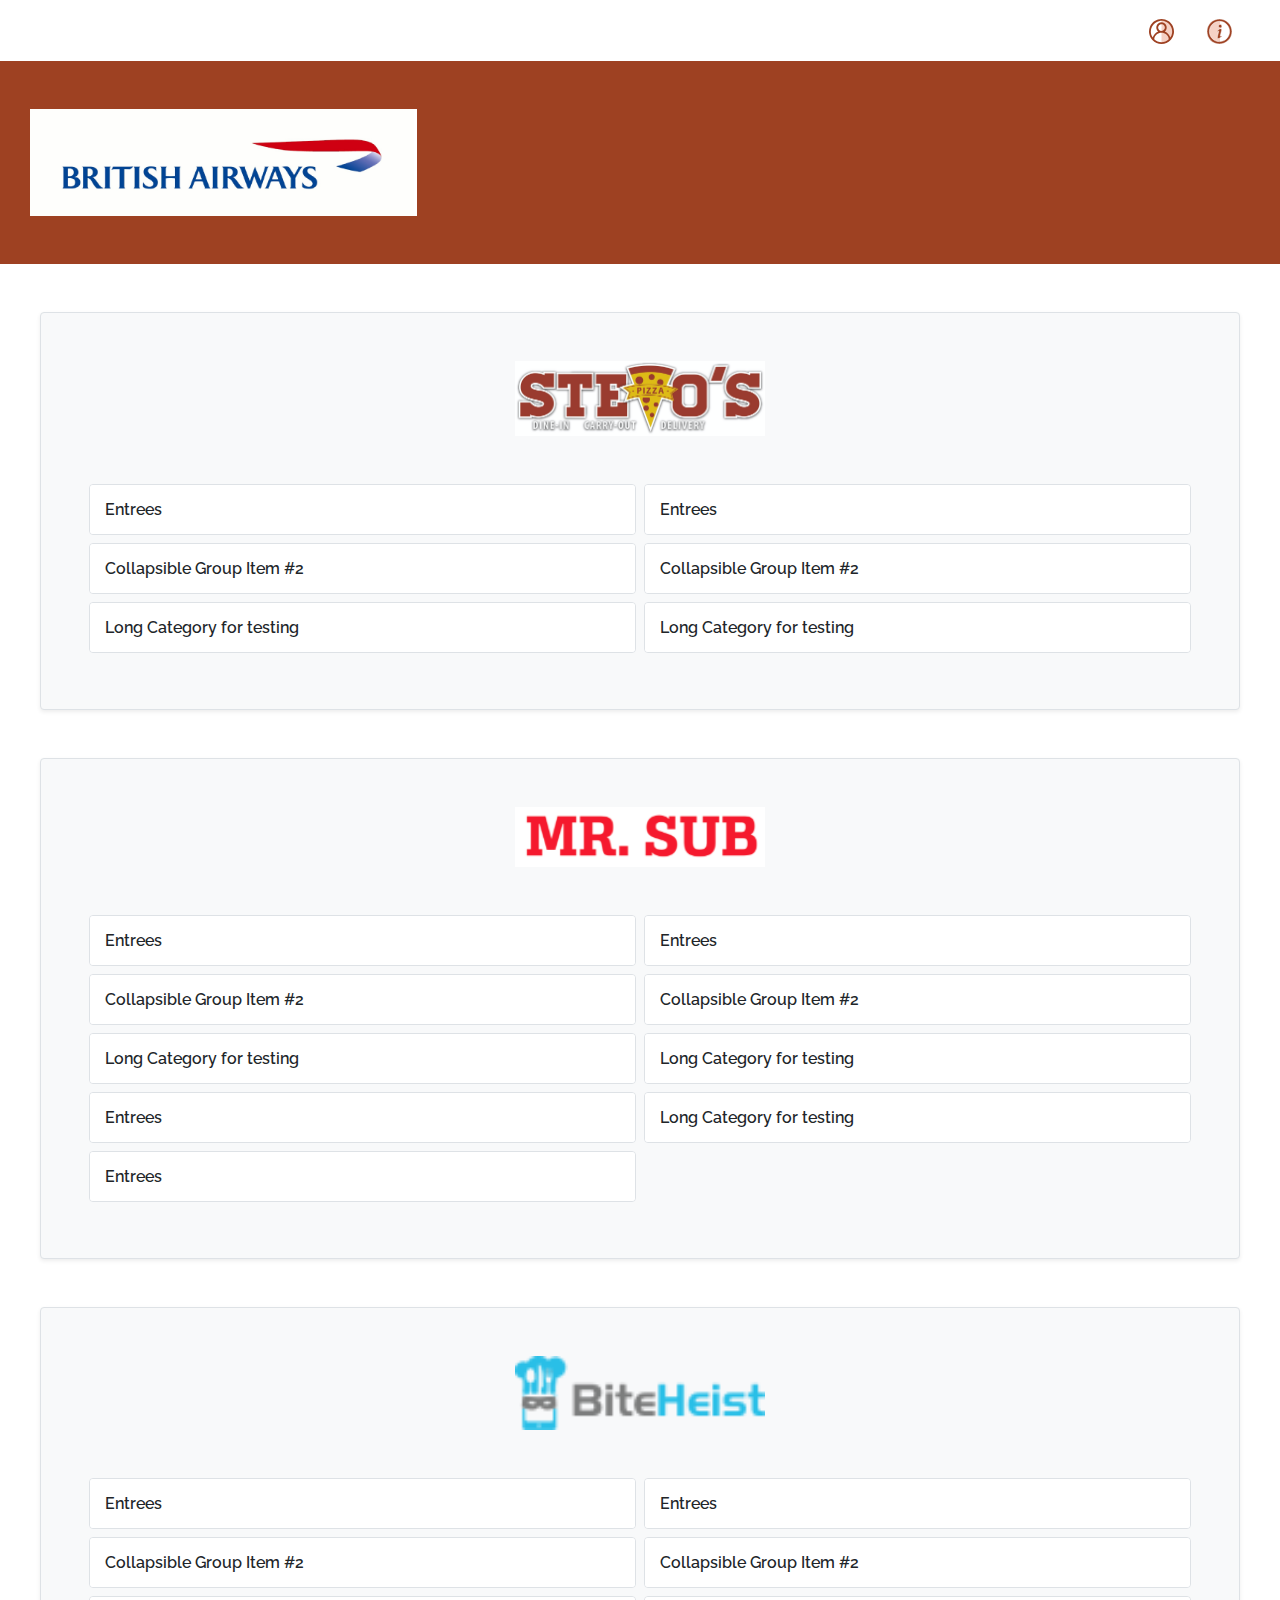
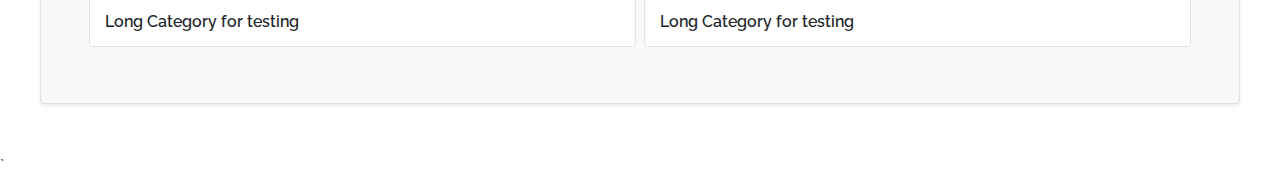
<file: items-page.html>
<!DOCTYPE html>
<html lang="en">
  <head>
    <!-- Required meta tags -->
    <meta charset="utf-8" />
    <meta
      name="viewport"
      content="width=device-width, initial-scale=1, shrink-to-fit=no"
    />

    <!-- Bootstrap CSS -->
    <link
      href="https://fonts.googleapis.com/css2?family=Raleway:wght@200;300;400;600;700&display=swap"
      rel="stylesheet"
    />
    <link rel="stylesheet" href="css/main.css" />

    <title>Arizona Sandwich! Ordering Menu</title>
  </head>

  <body>
    <!-- Top Navigation Desktop Starts-->
    <div class="container d-none d-md-block d-xl-block">
      <nav class="navbar">
        <!-- <a href="#" class="navbar-brand">
            <img src="images/logo.png" alt="" />
          </a> -->
        <ul class="nav ml-auto">
          <li class="nav-item">
            <a class="nav-link" href="#">
              <svg
                width="25"
                height="25"
                viewBox="0 0 25 25"
                fill="none"
                xmlns="http://www.w3.org/2000/svg"
              >
                <path
                  d="M12.5 23.9584V1.04175H14.5833L18.2292 2.60425L21.3542 5.20841L22.9167 7.81258L23.9583 10.4167L24.4792 13.5417L23.4375 17.1876L21.3542 20.3126L18.2292 22.3959L16.1458 23.9584H12.5Z"
                  fill="#F5D1C5"
                />
                <path
                  d="M21.6463 20.9989C23.3058 19.2194 24.4089 16.9944 24.8203 14.5973C25.2316 12.2001 24.9333 9.73518 23.962 7.50505C22.9906 5.27492 21.3885 3.3767 19.3523 2.04346C17.3161 0.710223 14.9346 0 12.5 0C10.0654 0 7.68386 0.710223 5.64769 2.04346C3.61153 3.3767 2.00941 5.27492 1.03805 7.50505C0.066689 9.73518 -0.231625 12.2001 0.179734 14.5973C0.591092 16.9944 1.69422 19.2194 3.35366 20.9989V21.0416H3.39635C4.56039 22.2905 5.96945 23.2865 7.5357 23.9675C9.10194 24.6485 10.7918 25 12.5 25C14.2082 25 15.8981 24.6485 17.4643 23.9675C19.0306 23.2865 20.4396 22.2905 21.6037 21.0416H21.6463V20.9989ZM1.82927 12.5136C1.82781 10.8427 2.21958 9.1948 2.97296 7.70295C3.72634 6.21109 4.82024 4.91705 6.16637 3.92525C7.51251 2.93346 9.07319 2.27169 10.7225 1.99334C12.3717 1.71499 14.0634 1.82786 15.661 2.32285C17.2586 2.81783 18.7173 3.68107 19.9194 4.84289C21.1216 6.00471 22.0335 7.43259 22.5816 9.01128C23.1297 10.59 23.2986 12.2753 23.0747 13.9312C22.8508 15.5871 22.2404 17.1673 21.2927 18.5441C20.9016 17.1882 20.2032 15.9406 19.2515 14.8979C18.2998 13.8553 17.1204 13.0457 15.8049 12.5319C16.6249 11.8517 17.2151 10.9354 17.495 9.9079C17.7749 8.88041 17.7308 7.79172 17.3688 6.79016C17.0068 5.78859 16.3445 4.92288 15.4722 4.31099C14.5998 3.6991 13.5598 3.37078 12.4939 3.37078C11.428 3.37078 10.388 3.6991 9.51562 4.31099C8.64326 4.92288 7.98097 5.78859 7.61899 6.79016C7.25701 7.79172 7.21295 8.88041 7.49282 9.9079C7.77268 10.9354 8.36286 11.8517 9.18293 12.5319C7.86741 13.0457 6.68805 13.8553 5.73635 14.8979C4.78464 15.9406 4.08617 17.1882 3.69513 18.5441C2.4749 16.7697 1.82412 14.6664 1.82927 12.5136ZM9.14634 8.55425C9.14634 7.89163 9.34303 7.24389 9.71154 6.69294C10.08 6.14199 10.6038 5.71258 11.2166 5.45901C11.8294 5.20544 12.5037 5.13909 13.1543 5.26836C13.8048 5.39763 14.4024 5.71671 14.8714 6.18525C15.3404 6.6538 15.6598 7.25076 15.7892 7.90064C15.9186 8.55053 15.8522 9.22416 15.5984 9.83634C15.3445 10.4485 14.9147 10.9718 14.3632 11.3399C13.8117 11.708 13.1633 11.9045 12.5 11.9045C11.611 11.9029 10.759 11.5494 10.1304 10.9215C9.5018 10.2935 9.14795 9.4423 9.14634 8.55425ZM5.21952 20.2863C5.4007 18.4831 6.24593 16.8114 7.59122 15.5956C8.93651 14.3798 10.6859 13.7066 12.5 13.7066C14.3141 13.7066 16.0635 14.3798 17.4088 15.5956C18.7541 16.8114 19.5993 18.4831 19.7805 20.2863C17.8108 22.1405 15.2065 23.1732 12.5 23.1732C9.79352 23.1732 7.18923 22.1405 5.21952 20.2863Z"
                  fill="#9E4122"
                />
              </svg>
            </a>
          </li>
          <li class="nav-item">
            <a class="nav-link" href="#">
              <svg
                width="27"
                height="27"
                viewBox="0 0 27 27"
                fill="none"
                xmlns="http://www.w3.org/2000/svg"
              >
                <path
                  d="M13.9805 24.9167V2H11.8971L8.2513 3.5625L5.1263 6.16667L3.5638 8.77083L2.52213 11.375L2.0013 14.5L3.04297 18.1458L5.1263 21.2708L8.2513 23.3542L10.3346 24.9167H13.9805Z"
                  fill="#F5D1C5"
                />
                <path
                  d="M13.54 1.00007C20.4024 1.02257 26.0398 6.66499 25.9998 13.4799C25.9978 15.126 25.6716 16.7556 25.0399 18.2756C24.4081 19.7957 23.4832 21.1764 22.3178 22.339C21.1525 23.5015 19.7695 24.4232 18.248 25.0513C16.7264 25.6794 15.0961 26.0017 13.45 25.9997C6.58256 26.0122 0.967641 20.3273 1.00014 13.3899C1.02919 10.0869 2.36444 6.92966 4.71411 4.60809C7.06379 2.28652 10.2369 0.989368 13.54 1.00007ZM13.5975 3.36503C12.2617 3.35214 10.9366 3.60425 9.69881 4.10676C8.46107 4.60927 7.33525 5.35222 6.38647 6.29262C5.4377 7.23303 4.68481 8.35222 4.17135 9.58547C3.65789 10.8187 3.39405 12.1415 3.39511 13.4774C3.33261 18.9998 7.91504 23.6097 13.4525 23.6222C14.788 23.6252 16.1108 23.3639 17.3448 22.8532C18.5788 22.3425 19.6995 21.5926 20.6424 20.6468C21.5852 19.7009 22.3315 18.5778 22.8382 17.3422C23.3449 16.1066 23.6021 14.7829 23.5948 13.4474C23.5623 7.90997 19.0624 3.37253 13.5975 3.36503Z"
                  fill="#9E4122"
                  stroke="white"
                  stroke-width="0.5"
                />
                <path
                  d="M12.9737 20.5846H12.0537C12.0379 20.5713 12.0202 20.5604 12.0012 20.5521C11.7278 20.4442 11.5039 20.2389 11.3728 19.9758C11.2418 19.7127 11.2127 19.4104 11.2912 19.1271C11.7087 17.4046 12.1387 15.6846 12.5562 13.9622C12.6143 13.7236 12.6561 13.4814 12.6812 13.2372C12.6897 13.207 12.6895 13.175 12.6806 13.1449C12.6718 13.1148 12.6546 13.0878 12.6312 13.0669C12.6077 13.0461 12.5789 13.0322 12.548 13.027C12.517 13.0217 12.4853 13.0253 12.4562 13.0372C12.3571 13.0588 12.2606 13.0915 12.1687 13.1347C11.9587 13.2222 11.7562 13.3247 11.5462 13.4072C11.4726 13.4491 11.3863 13.463 11.3032 13.4465C11.2201 13.43 11.1458 13.3841 11.0938 13.3172V12.9797C11.2363 12.7795 11.3979 12.5937 11.5762 12.4247C12.2062 11.9247 12.8537 11.4522 13.5037 10.9772C13.6429 10.8853 13.7922 10.8098 13.9487 10.7522C14.154 10.6628 14.382 10.6392 14.6012 10.6847C14.7842 10.7087 14.9597 10.7725 15.1155 10.8716C15.2712 10.9706 15.4034 11.1026 15.5027 11.2581C15.6021 11.4137 15.6662 11.5891 15.6905 11.772C15.7149 11.955 15.6989 12.1411 15.6437 12.3172C15.2354 13.9838 14.827 15.6422 14.4187 17.2921C14.3534 17.5622 14.3049 17.836 14.2737 18.1121C14.2659 18.1424 14.2671 18.1743 14.2772 18.2039C14.2873 18.2336 14.3059 18.2596 14.3307 18.2787C14.3554 18.2979 14.3852 18.3093 14.4164 18.3117C14.4476 18.3141 14.4788 18.3073 14.5062 18.2921C14.6612 18.2446 14.8062 18.1696 14.9562 18.1096C15.1062 18.0496 15.3237 17.9571 15.5112 17.8946C15.5643 17.8749 15.6224 17.8728 15.6768 17.8886C15.7313 17.9043 15.7792 17.9371 15.8137 17.9821C15.8524 18.0262 15.8761 18.0814 15.8815 18.1397C15.8869 18.1981 15.8737 18.2567 15.8437 18.3071C15.7982 18.4035 15.7402 18.4934 15.6712 18.5746C15.5164 18.745 15.3493 18.9037 15.1712 19.0496C14.4891 19.6299 13.7533 20.1439 12.9737 20.5846Z"
                  fill="#9E4122"
                  stroke="white"
                  stroke-width="0.5"
                />
                <path
                  d="M14.1624 9.90492C13.8157 9.90789 13.4759 9.80779 13.1861 9.61731C12.8964 9.42684 12.6698 9.15458 12.535 8.83509C12.4003 8.51559 12.3635 8.16327 12.4293 7.82283C12.4951 7.48238 12.6606 7.16916 12.9047 6.92292C13.1488 6.67668 13.4606 6.50852 13.8005 6.43977C14.1403 6.37102 14.493 6.40479 14.8136 6.53679C15.1343 6.66879 15.4085 6.89307 15.6014 7.18117C15.7944 7.46926 15.8974 7.80819 15.8974 8.15494C15.8991 8.38395 15.8554 8.61102 15.769 8.82311C15.6826 9.03519 15.5551 9.22809 15.3938 9.39072C15.2326 9.55336 15.0408 9.68251 14.8295 9.77075C14.6181 9.859 14.3915 9.90459 14.1624 9.90492Z"
                  fill="#9E4122"
                  stroke="white"
                  stroke-width="0.5"
                />
              </svg>
            </a>
          </li>
        </ul>
      </nav>
    </div>
    <!-- Top Navigation Desktop Ends-->

    <!-- Arizona Sandwich Container with brown bg starts -->
    <div class="container-fluid arizona-sandwich-banner py-md-3 py-xl-5">
      <div class="container">
        <div class="row">
          <div class="arz-sandwich-logo col-md-4">
            <a href="javascript:;">
              <img src="images/wide-logo.png" alt="" class="img-fluid w-100" />
            </a>
          </div>
          <div class="col-md-8 align-items-center mobile-Nav px-0">
            <a href="#" class="d-block d-md-none d-xl-none">
              <svg
                width="29"
                height="21"
                viewBox="0 0 29 21"
                fill="none"
                xmlns="http://www.w3.org/2000/svg"
              >
                <rect
                  width="28.4118"
                  height="3.70588"
                  rx="1.85294"
                  fill="white"
                />
                <rect
                  y="8.64697"
                  width="28.4118"
                  height="3.70588"
                  rx="1.85294"
                  fill="white"
                />
                <rect
                  y="17.2942"
                  width="28.4118"
                  height="3.70588"
                  rx="1.85294"
                  fill="white"
                />
              </svg>
            </a>
            <a
              href="#"
              class="
                navbar-brand
                d-block d-md-none d-xl-none
                ml-3
                mobile-search
              "
            >
              <svg
                width="24"
                height="24"
                viewBox="0 0 24 24"
                fill="none"
                xmlns="http://www.w3.org/2000/svg"
              >
                <path
                  fill-rule="evenodd"
                  clip-rule="evenodd"
                  d="M13.2 2.4C17.8392 2.4 21.6 6.16081 21.6 10.8C21.6 15.4392 17.8392 19.2 13.2 19.2C8.56081 19.2 4.8 15.4392 4.8 10.8C4.8 6.16081 8.56081 2.4 13.2 2.4ZM24 10.8C24 4.83532 19.1647 0 13.2 0C7.23532 0 2.4 4.83532 2.4 10.8C2.4 16.7647 7.23532 21.6 13.2 21.6C19.1647 21.6 24 16.7647 24 10.8Z"
                  fill="white"
                />
                <path
                  fill-rule="evenodd"
                  clip-rule="evenodd"
                  d="M7.26853 16.7315C6.7999 16.2628 6.0401 16.2628 5.57147 16.7315L0.351471 21.9515C-0.117159 22.4201 -0.117159 23.1799 0.351471 23.6485C0.820099 24.1172 1.5799 24.1172 2.04853 23.6485L7.26853 18.4285C7.73716 17.9599 7.73716 17.2001 7.26853 16.7315Z"
                  fill="white"
                />
              </svg>
            </a>

            <input
              type="text"
              class="form-control mobile-search-container"
              placeholder="Enter Search Here"
              style="display: none"
            />

            <nav
              class="nav ml-auto d-flex d-md-none d-xl-none align-items-center"
            >
              <a href="#" class="nav-link">
                <div class="btn-group">
                  <button
                    type="button"
                    class="btn btn-secondary dropdown-toggle"
                    data-toggle="dropdown"
                    aria-haspopup="true"
                    aria-expanded="false"
                  >
                    <img src="images/info.png" alt="" class="img-fluid" />
                  </button>
                  <div class="dropdown-menu dropdown-menu-right mobile-method">
                    <div class="row">
                      <div class="col-xl-4">
                        <h4>Delivery</h4>
                        <p>
                          123 Main Street <br />
                          Apt 234 <br />
                          New Symnerna Beach, NC 34212
                        </p>
                      </div>

                      <div class="col-xl-4">
                        <h4>Location</h4>
                        <p>
                          2002 Academy Lane, <br />
                          Farmers Branch, TX, <br />
                          USA
                        </p>
                      </div>

                      <div class="col-xl-3">
                        <h4>Time</h4>
                        <p>
                          4:00 PM <br />
                          07/24/2020
                        </p>
                      </div>
                    </div>
                  </div>
                </div>
              </a>
              <a
                class="nav-link cart-items"
                href="#"
                data-toggle="modal"
                data-target="#cartModal"
              >
                <svg
                  width="22"
                  height="17"
                  viewBox="0 0 22 17"
                  fill="none"
                  xmlns="http://www.w3.org/2000/svg"
                >
                  <path
                    d="M3.27484 7.46913e-10H0.992376C0.729182 7.46913e-10 0.476767 0.104554 0.29066 0.29066C0.104554 0.476767 0 0.729182 0 0.992376C0 1.25557 0.104554 1.50799 0.29066 1.69409C0.476767 1.8802 0.729182 1.98475 0.992376 1.98475H3.27484L6.53728 10.9583C5.80783 11.0807 5.15004 11.4702 4.69205 12.0509C4.23405 12.6317 4.00865 13.3622 4.05974 14.1001C4.11083 14.8379 4.43476 15.5304 4.96842 16.0425C5.50209 16.5546 6.20728 16.8497 6.94663 16.8704H18.8551C19.1183 16.8704 19.3708 16.7658 19.5569 16.5797C19.743 16.3936 19.8475 16.1412 19.8475 15.878C19.8475 15.6148 19.743 15.3624 19.5569 15.1763C19.3708 14.9902 19.1183 14.8856 18.8551 14.8856H6.94663C6.68344 14.8856 6.43102 14.7811 6.24492 14.595C6.05881 14.4089 5.95426 14.1565 5.95426 13.8933C5.95426 13.6301 6.05881 13.3777 6.24492 13.1915C6.43102 13.0054 6.68344 12.9009 6.94663 12.9009H15.682C16.5238 12.8983 17.3449 12.6403 18.0368 12.1609C18.7288 11.6816 19.2589 11.0036 19.5573 10.2165L21.7703 4.31684C21.8264 4.16666 21.8453 4.00513 21.8253 3.84607C21.8054 3.687 21.7472 3.53513 21.6558 3.40346C21.5643 3.27178 21.4423 3.16422 21.3002 3.08997C21.1582 3.01573 21.0002 2.97701 20.8399 2.97713H5.95426C5.88761 2.97734 5.82115 2.98398 5.75578 2.99698L5.14051 1.30746C5.00142 0.924326 4.74774 0.593309 4.41395 0.359389C4.08016 0.125469 3.68244 -1.11785e-05 3.27484 7.46913e-10ZM19.401 4.96188L17.699 9.51937C17.5441 9.92923 17.2682 10.2823 16.908 10.5318C16.5477 10.7812 16.1202 10.9153 15.682 10.9161H8.63367L6.46781 4.96188H19.401Z"
                    fill="white"
                  />
                </svg>

                <span class="badge">2</span>
              </a>
            </nav>
          </div>
        </div>
      </div>
    </div>

    <!-- Arizona Sandwich Container with brown bg starts -->
    <div class="container-fluid pb-5">
      <div class="container">
        <div class="row">
          <!-- Main container with right side content starts -->
          <main class="col-md col-xl right-side">
            <!-- Catergory Items Starts -->

            <div class="row">
              <div class="col">
                <div class="row">
                  <!-- Catergory Items Starts -->
                  <div class="col-md-12 col-xl items-section">
                    <div
                      class="row bg-light p-md-5 shadow-sm border rounded mt-5"
                    >
                      <div class="col-4 offset-4 text-center mb-5 text-center">
                        <img
                          src="images/stevos-logo.png"
                          class="img-fluid items-category-logo"
                          alt=""
                        />
                      </div>
                      <div class="col-md-12 grid-list-container">
                        <div class="row collapse-view">
                          <div class="col-md-6 px-0 pl-md-0 pr-md-1">
                            <div class="accordion" id="accordionExample">
                              <div class="card mb-2 border rounded">
                                <div
                                  class="card-header bg-white"
                                  id="headingOne"
                                >
                                  <h3
                                    class="mb-0"
                                    data-toggle="collapse"
                                    data-target="#collapseOne"
                                    aria-expanded="true"
                                    aria-controls="collapseOne"
                                  >
                                    Entrees
                                  </h3>
                                </div>
                                <div
                                  id="collapseOne"
                                  class="collapse"
                                  aria-labelledby="headingOne"
                                  data-parent="#accordionExample"
                                >
                                  <div class="card-body">
                                    <div class="row">
                                      <div
                                        class="
                                          col
                                          px-0
                                          order-my-usual
                                          collapse-view-content
                                        "
                                      >
                                        <table class="table">
                                          <tbody>
                                            <tr>
                                              <td class="border-0">
                                                <img
                                                  src="images/blazin-burger.png"
                                                  alt=""
                                                />
                                              </td>
                                              <td class="border-0">
                                                <h4>Blazin Burger</h4>
                                                <p>
                                                  Spicy burger with extra layer
                                                  of cheese
                                                </p>
                                              </td>
                                              <td class="border-0">
                                                <p>
                                                  <strong>$7.99</strong>
                                                </p>
                                                <button class="btn">+</button>
                                              </td>
                                            </tr>
                                            <tr>
                                              <td>
                                                <img
                                                  src="images/blazin-burger.png"
                                                  alt=""
                                                />
                                              </td>
                                              <td>
                                                <h4>Blazin Burger</h4>
                                                <p>
                                                  Spicy burger with extra layer
                                                  of cheese
                                                </p>
                                              </td>
                                              <td>
                                                <p>
                                                  <strong>$7.99</strong>
                                                </p>
                                                <button class="btn">+</button>
                                              </td>
                                            </tr>
                                            <tr>
                                              <td>
                                                <img
                                                  src="images/blazin-burger.png"
                                                  alt=""
                                                />
                                              </td>
                                              <td>
                                                <h4>Blazin Burger</h4>
                                                <p>
                                                  Spicy burger with extra layer
                                                  of cheese
                                                </p>
                                              </td>
                                              <td>
                                                <p>
                                                  <strong>$7.99</strong>
                                                </p>
                                                <button class="btn">+</button>
                                              </td>
                                            </tr>
                                          </tbody>
                                        </table>
                                      </div>
                                    </div>
                                  </div>
                                </div>
                              </div>
                              <div class="card mb-2 border rounded">
                                <div
                                  class="card-header bg-white"
                                  id="headingTwo"
                                >
                                  <h3
                                    class="mb-0"
                                    data-toggle="collapse"
                                    data-target="#collapseTwo"
                                    aria-expanded="false"
                                    aria-controls="collapseTwo"
                                  >
                                    Collapsible Group Item #2
                                  </h3>
                                </div>
                                <div
                                  id="collapseTwo"
                                  class="collapse"
                                  aria-labelledby="headingTwo"
                                  data-parent="#accordionExample"
                                >
                                  <div class="card-body">
                                    <div class="row">
                                      <div
                                        class="
                                          col
                                          px-0
                                          order-my-usual
                                          collapse-view-content
                                        "
                                      >
                                        <table class="table">
                                          <tbody>
                                            <tr>
                                              <td class="border-0">
                                                <img
                                                  src="images/blazin-burger.png"
                                                  alt=""
                                                />
                                              </td>
                                              <td class="border-0">
                                                <h4>Blazin Burger</h4>
                                                <p>
                                                  Spicy burger with extra layer
                                                  of cheese
                                                </p>
                                              </td>
                                              <td class="border-0">
                                                <p>
                                                  <strong>$7.99</strong>
                                                </p>
                                                <button class="btn">+</button>
                                              </td>
                                            </tr>
                                            <tr>
                                              <td>
                                                <img
                                                  src="images/blazin-burger.png"
                                                  alt=""
                                                />
                                              </td>
                                              <td>
                                                <h4>Blazin Burger</h4>
                                                <p>
                                                  Spicy burger with extra layer
                                                  of cheese
                                                </p>
                                              </td>
                                              <td>
                                                <p>
                                                  <strong>$7.99</strong>
                                                </p>
                                                <button class="btn">+</button>
                                              </td>
                                            </tr>
                                            <tr>
                                              <td>
                                                <img
                                                  src="images/blazin-burger.png"
                                                  alt=""
                                                />
                                              </td>
                                              <td>
                                                <h4>Blazin Burger</h4>
                                                <p>
                                                  Spicy burger with extra layer
                                                  of cheese
                                                </p>
                                              </td>
                                              <td>
                                                <p>
                                                  <strong>$7.99</strong>
                                                </p>
                                                <button class="btn">+</button>
                                              </td>
                                            </tr>
                                          </tbody>
                                        </table>
                                      </div>
                                    </div>
                                  </div>
                                </div>
                              </div>
                              <div class="card mb-2 border rounded">
                                <div
                                  class="card-header bg-white"
                                  id="headingThree"
                                >
                                  <h3
                                    class="mb-0"
                                    data-toggle="collapse"
                                    data-target="#collapseThree"
                                    aria-expanded="false"
                                    aria-controls="collapseThree"
                                  >
                                    Long Category for testing
                                  </h3>
                                </div>
                                <div
                                  id="collapseThree"
                                  class="collapse"
                                  aria-labelledby="headingThree"
                                  data-parent="#accordionExample"
                                >
                                  <div class="card-body">
                                    <div class="row">
                                      <div
                                        class="
                                          col
                                          px-0
                                          order-my-usual
                                          collapse-view-content
                                        "
                                      >
                                        <table class="table">
                                          <tbody>
                                            <tr>
                                              <td class="border-0">
                                                <img
                                                  src="images/blazin-burger.png"
                                                  alt=""
                                                />
                                              </td>
                                              <td class="border-0">
                                                <h4>Blazin Burger</h4>
                                                <p>
                                                  Spicy burger with extra layer
                                                  of cheese
                                                </p>
                                              </td>
                                              <td class="border-0">
                                                <p>
                                                  <strong>$7.99</strong>
                                                </p>
                                                <button class="btn">+</button>
                                              </td>
                                            </tr>
                                            <tr>
                                              <td>
                                                <img
                                                  src="images/blazin-burger.png"
                                                  alt=""
                                                />
                                              </td>
                                              <td>
                                                <h4>Blazin Burger</h4>
                                                <p>
                                                  Spicy burger with extra layer
                                                  of cheese
                                                </p>
                                              </td>
                                              <td>
                                                <p>
                                                  <strong>$7.99</strong>
                                                </p>
                                                <button class="btn">+</button>
                                              </td>
                                            </tr>
                                            <tr>
                                              <td>
                                                <img
                                                  src="images/blazin-burger.png"
                                                  alt=""
                                                />
                                              </td>
                                              <td>
                                                <h4>Blazin Burger</h4>
                                                <p>
                                                  Spicy burger with extra layer
                                                  of cheese
                                                </p>
                                              </td>
                                              <td>
                                                <p>
                                                  <strong>$7.99</strong>
                                                </p>
                                                <button class="btn">+</button>
                                              </td>
                                            </tr>
                                          </tbody>
                                        </table>
                                      </div>
                                    </div>
                                  </div>
                                </div>
                              </div>
                            </div>
                          </div>
                          <div class="col-md-6 px-0 pr-md-0 pl-md-1">
                            <div class="accordion" id="accordionExample">
                              <div class="card mb-2 border rounded">
                                <div
                                  class="card-header bg-white"
                                  id="headingFour"
                                >
                                  <h3
                                    class="mb-0"
                                    data-toggle="collapse"
                                    data-target="#collapseFour"
                                    aria-expanded="true"
                                    aria-controls="collapseFour"
                                  >
                                    Entrees
                                  </h3>
                                </div>
                                <div
                                  id="collapseFour"
                                  class="collapse"
                                  aria-labelledby="headingFour"
                                  data-parent="#accordionExample"
                                >
                                  <div class="card-body">
                                    <div class="row">
                                      <div
                                        class="
                                          col
                                          px-0
                                          order-my-usual
                                          collapse-view-content
                                        "
                                      >
                                        <table class="table">
                                          <tbody>
                                            <tr>
                                              <td colspan="4" class="border-0">
                                                <img
                                                  src="images/burger-banner-img.png"
                                                  class="w-100 rounded"
                                                  alt=""
                                                />
                                              </td>
                                            </tr>
                                            <tr>
                                              <td>
                                                <img
                                                  src="images/blazin-burger.png"
                                                  alt=""
                                                />
                                              </td>
                                              <td>
                                                <h4>Blazin Burger</h4>
                                                <p>
                                                  Spicy burger with extra layer
                                                  of cheese
                                                </p>
                                              </td>
                                              <td>
                                                <p>
                                                  <strong>$7.99</strong>
                                                </p>
                                                <button class="btn">+</button>
                                              </td>
                                            </tr>
                                            <tr>
                                              <td>
                                                <img
                                                  src="images/blazin-burger.png"
                                                  alt=""
                                                />
                                              </td>
                                              <td>
                                                <h4>Blazin Burger</h4>
                                                <p>
                                                  Spicy burger with extra layer
                                                  of cheese
                                                </p>
                                              </td>
                                              <td>
                                                <p>
                                                  <strong>$7.99</strong>
                                                </p>
                                                <button class="btn">+</button>
                                              </td>
                                            </tr>
                                            <tr>
                                              <td>
                                                <img
                                                  src="images/blazin-burger.png"
                                                  alt=""
                                                />
                                              </td>
                                              <td>
                                                <h4>Blazin Burger</h4>
                                                <p>
                                                  Spicy burger with extra layer
                                                  of cheese
                                                </p>
                                              </td>
                                              <td>
                                                <p>
                                                  <strong>$7.99</strong>
                                                </p>
                                                <button class="btn">+</button>
                                              </td>
                                            </tr>
                                          </tbody>
                                        </table>
                                      </div>
                                    </div>
                                  </div>
                                </div>
                              </div>
                              <div class="card mb-2 border rounded">
                                <div
                                  class="card-header bg-white"
                                  id="headingFive"
                                >
                                  <h3
                                    class="mb-0"
                                    data-toggle="collapse"
                                    data-target="#collapseFive"
                                    aria-expanded="false"
                                    aria-controls="collapseFive"
                                  >
                                    Collapsible Group Item #2
                                  </h3>
                                </div>
                                <div
                                  id="collapseFive"
                                  class="collapse"
                                  aria-labelledby="headingFive"
                                  data-parent="#accordionExample"
                                >
                                  <div class="card-body">
                                    <div class="row">
                                      <div
                                        class="
                                          col
                                          px-0
                                          order-my-usual
                                          collapse-view-content
                                        "
                                      >
                                        <table class="table">
                                          <tbody>
                                            <tr>
                                              <td class="border-0">
                                                <img
                                                  src="images/blazin-burger.png"
                                                  alt=""
                                                />
                                              </td>
                                              <td class="border-0">
                                                <h4>Blazin Burger</h4>
                                                <p>
                                                  Spicy burger with extra layer
                                                  of cheese
                                                </p>
                                              </td>
                                              <td class="border-0">
                                                <p>
                                                  <strong>$7.99</strong>
                                                </p>
                                                <button class="btn">+</button>
                                              </td>
                                            </tr>
                                            <tr>
                                              <td>
                                                <img
                                                  src="images/blazin-burger.png"
                                                  alt=""
                                                />
                                              </td>
                                              <td>
                                                <h4>Blazin Burger</h4>
                                                <p>
                                                  Spicy burger with extra layer
                                                  of cheese
                                                </p>
                                              </td>
                                              <td>
                                                <p>
                                                  <strong>$7.99</strong>
                                                </p>
                                                <button class="btn">+</button>
                                              </td>
                                            </tr>
                                            <tr>
                                              <td>
                                                <img
                                                  src="images/blazin-burger.png"
                                                  alt=""
                                                />
                                              </td>
                                              <td>
                                                <h4>Blazin Burger</h4>
                                                <p>
                                                  Spicy burger with extra layer
                                                  of cheese
                                                </p>
                                              </td>
                                              <td>
                                                <p>
                                                  <strong>$7.99</strong>
                                                </p>
                                                <button class="btn">+</button>
                                              </td>
                                            </tr>
                                          </tbody>
                                        </table>
                                      </div>
                                    </div>
                                  </div>
                                </div>
                              </div>
                              <div class="card mb-2 border rounded">
                                <div
                                  class="card-header bg-white"
                                  id="headingSix"
                                >
                                  <h3
                                    class="mb-0"
                                    data-toggle="collapse"
                                    data-target="#collapseSix"
                                    aria-expanded="false"
                                    aria-controls="collapseSix"
                                  >
                                    Long Category for testing
                                  </h3>
                                </div>
                                <div
                                  id="collapseSix"
                                  class="collapse"
                                  aria-labelledby="headingSix"
                                  data-parent="#accordionExample"
                                >
                                  <div class="card-body">
                                    <div class="row">
                                      <div
                                        class="
                                          col
                                          px-0
                                          order-my-usual
                                          collapse-view-content
                                        "
                                      >
                                        <table class="table">
                                          <tbody>
                                            <tr>
                                              <td class="border-0">
                                                <img
                                                  src="images/blazin-burger.png"
                                                  alt=""
                                                />
                                              </td>
                                              <td class="border-0">
                                                <h4>Blazin Burger</h4>
                                                <p>
                                                  Spicy burger with extra layer
                                                  of cheese
                                                </p>
                                              </td>
                                              <td class="border-0">
                                                <p>
                                                  <strong>$7.99</strong>
                                                </p>
                                                <button class="btn">+</button>
                                              </td>
                                            </tr>
                                            <tr>
                                              <td>
                                                <img
                                                  src="images/blazin-burger.png"
                                                  alt=""
                                                />
                                              </td>
                                              <td>
                                                <h4>Blazin Burger</h4>
                                                <p>
                                                  Spicy burger with extra layer
                                                  of cheese
                                                </p>
                                              </td>
                                              <td>
                                                <p>
                                                  <strong>$7.99</strong>
                                                </p>
                                                <button class="btn">+</button>
                                              </td>
                                            </tr>
                                            <tr>
                                              <td>
                                                <img
                                                  src="images/blazin-burger.png"
                                                  alt=""
                                                />
                                              </td>
                                              <td>
                                                <h4>Blazin Burger</h4>
                                                <p>
                                                  Spicy burger with extra layer
                                                  of cheese
                                                </p>
                                              </td>
                                              <td>
                                                <p>
                                                  <strong>$7.99</strong>
                                                </p>
                                                <button class="btn">+</button>
                                              </td>
                                            </tr>
                                          </tbody>
                                        </table>
                                      </div>
                                    </div>
                                  </div>
                                </div>
                              </div>
                            </div>
                          </div>
                        </div>
                      </div>
                    </div>
                    <div
                      class="row bg-light p-md-5 shadow-sm border rounded mt-5"
                    >
                      <div class="col-4 offset-4 text-center mb-5 text-center">
                        <img
                          src="images/mr-sub-logo.png"
                          class="img-fluid items-category-logo"
                          alt=""
                        />
                      </div>
                      <div class="col-md-12 grid-list-container">
                        <div class="row collapse-view">
                          <div class="col-md-6 px-0 pl-md-0 pr-md-1">
                            <div class="accordion" id="accordionExample">
                              <div class="card mb-2 border rounded">
                                <div
                                  class="card-header bg-white"
                                  id="headingSeven"
                                >
                                  <h3
                                    class="mb-0"
                                    data-toggle="collapse"
                                    data-target="#collapseSeven"
                                    aria-expanded="true"
                                    aria-controls="collapseSeven"
                                  >
                                    Entrees
                                  </h3>
                                </div>
                                <div
                                  id="collapseSeven"
                                  class="collapse"
                                  aria-labelledby="headingSeven"
                                  data-parent="#accordionExample"
                                >
                                  <div class="card-body">
                                    <div class="row">
                                      <div
                                        class="
                                          col
                                          px-0
                                          order-my-usual
                                          collapse-view-content
                                        "
                                      >
                                        <table class="table">
                                          <tbody>
                                            <tr>
                                              <td class="border-0">
                                                <img
                                                  src="images/blazin-burger.png"
                                                  alt=""
                                                />
                                              </td>
                                              <td class="border-0">
                                                <h4>Blazin Burger</h4>
                                                <p>
                                                  Spicy burger with extra layer
                                                  of cheese
                                                </p>
                                              </td>
                                              <td class="border-0">
                                                <p>
                                                  <strong>$7.99</strong>
                                                </p>
                                                <button class="btn">+</button>
                                              </td>
                                            </tr>
                                            <tr>
                                              <td>
                                                <img
                                                  src="images/blazin-burger.png"
                                                  alt=""
                                                />
                                              </td>
                                              <td>
                                                <h4>Blazin Burger</h4>
                                                <p>
                                                  Spicy burger with extra layer
                                                  of cheese
                                                </p>
                                              </td>
                                              <td>
                                                <p>
                                                  <strong>$7.99</strong>
                                                </p>
                                                <button class="btn">+</button>
                                              </td>
                                            </tr>
                                            <tr>
                                              <td>
                                                <img
                                                  src="images/blazin-burger.png"
                                                  alt=""
                                                />
                                              </td>
                                              <td>
                                                <h4>Blazin Burger</h4>
                                                <p>
                                                  Spicy burger with extra layer
                                                  of cheese
                                                </p>
                                              </td>
                                              <td>
                                                <p>
                                                  <strong>$7.99</strong>
                                                </p>
                                                <button class="btn">+</button>
                                              </td>
                                            </tr>
                                          </tbody>
                                        </table>
                                      </div>
                                    </div>
                                  </div>
                                </div>
                              </div>
                              <div class="card mb-2 border rounded">
                                <div
                                  class="card-header bg-white"
                                  id="headingEight"
                                >
                                  <h3
                                    class="mb-0"
                                    data-toggle="collapse"
                                    data-target="#collapseEight"
                                    aria-expanded="false"
                                    aria-controls="collapseEight"
                                  >
                                    Collapsible Group Item #2
                                  </h3>
                                </div>
                                <div
                                  id="collapseEight"
                                  class="collapse"
                                  aria-labelledby="headingEight"
                                  data-parent="#accordionExample"
                                >
                                  <div class="card-body">
                                    <div class="row">
                                      <div
                                        class="
                                          col
                                          px-0
                                          order-my-usual
                                          collapse-view-content
                                        "
                                      >
                                        <table class="table">
                                          <tbody>
                                            <tr>
                                              <td class="border-0">
                                                <img
                                                  src="images/blazin-burger.png"
                                                  alt=""
                                                />
                                              </td>
                                              <td class="border-0">
                                                <h4>Blazin Burger</h4>
                                                <p>
                                                  Spicy burger with extra layer
                                                  of cheese
                                                </p>
                                              </td>
                                              <td class="border-0">
                                                <p>
                                                  <strong>$7.99</strong>
                                                </p>
                                                <button class="btn">+</button>
                                              </td>
                                            </tr>
                                            <tr>
                                              <td>
                                                <img
                                                  src="images/blazin-burger.png"
                                                  alt=""
                                                />
                                              </td>
                                              <td>
                                                <h4>Blazin Burger</h4>
                                                <p>
                                                  Spicy burger with extra layer
                                                  of cheese
                                                </p>
                                              </td>
                                              <td>
                                                <p>
                                                  <strong>$7.99</strong>
                                                </p>
                                                <button class="btn">+</button>
                                              </td>
                                            </tr>
                                            <tr>
                                              <td>
                                                <img
                                                  src="images/blazin-burger.png"
                                                  alt=""
                                                />
                                              </td>
                                              <td>
                                                <h4>Blazin Burger</h4>
                                                <p>
                                                  Spicy burger with extra layer
                                                  of cheese
                                                </p>
                                              </td>
                                              <td>
                                                <p>
                                                  <strong>$7.99</strong>
                                                </p>
                                                <button class="btn">+</button>
                                              </td>
                                            </tr>
                                          </tbody>
                                        </table>
                                      </div>
                                    </div>
                                  </div>
                                </div>
                              </div>
                              <div class="card mb-2 border rounded">
                                <div
                                  class="card-header bg-white"
                                  id="headingNine"
                                >
                                  <h3
                                    class="mb-0"
                                    data-toggle="collapse"
                                    data-target="#collapseNine"
                                    aria-expanded="false"
                                    aria-controls="collapseNine"
                                  >
                                    Long Category for testing
                                  </h3>
                                </div>
                                <div
                                  id="collapseNine"
                                  class="collapse"
                                  aria-labelledby="headingNine"
                                  data-parent="#accordionExample"
                                >
                                  <div class="card-body">
                                    <div class="row">
                                      <div
                                        class="
                                          col
                                          px-0
                                          order-my-usual
                                          collapse-view-content
                                        "
                                      >
                                        <table class="table">
                                          <tbody>
                                            <tr>
                                              <td class="border-0">
                                                <img
                                                  src="images/blazin-burger.png"
                                                  alt=""
                                                />
                                              </td>
                                              <td class="border-0">
                                                <h4>Blazin Burger</h4>
                                                <p>
                                                  Spicy burger with extra layer
                                                  of cheese
                                                </p>
                                              </td>
                                              <td class="border-0">
                                                <p>
                                                  <strong>$7.99</strong>
                                                </p>
                                                <button class="btn">+</button>
                                              </td>
                                            </tr>
                                            <tr>
                                              <td>
                                                <img
                                                  src="images/blazin-burger.png"
                                                  alt=""
                                                />
                                              </td>
                                              <td>
                                                <h4>Blazin Burger</h4>
                                                <p>
                                                  Spicy burger with extra layer
                                                  of cheese
                                                </p>
                                              </td>
                                              <td>
                                                <p>
                                                  <strong>$7.99</strong>
                                                </p>
                                                <button class="btn">+</button>
                                              </td>
                                            </tr>
                                            <tr>
                                              <td>
                                                <img
                                                  src="images/blazin-burger.png"
                                                  alt=""
                                                />
                                              </td>
                                              <td>
                                                <h4>Blazin Burger</h4>
                                                <p>
                                                  Spicy burger with extra layer
                                                  of cheese
                                                </p>
                                              </td>
                                              <td>
                                                <p>
                                                  <strong>$7.99</strong>
                                                </p>
                                                <button class="btn">+</button>
                                              </td>
                                            </tr>
                                          </tbody>
                                        </table>
                                      </div>
                                    </div>
                                  </div>
                                </div>
                              </div>
                              <div class="card mb-2 border rounded">
                                <div
                                  class="card-header bg-white"
                                  id="headingTen"
                                >
                                  <h3
                                    class="mb-0"
                                    data-toggle="collapse"
                                    data-target="#collapseTen"
                                    aria-expanded="true"
                                    aria-controls="collapseTen"
                                  >
                                    Entrees
                                  </h3>
                                </div>
                                <div
                                  id="collapseTen"
                                  class="collapse"
                                  aria-labelledby="headingTen"
                                  data-parent="#accordionExample"
                                >
                                  <div class="card-body">
                                    <div class="row">
                                      <div
                                        class="
                                          col
                                          px-0
                                          order-my-usual
                                          collapse-view-content
                                        "
                                      >
                                        <table class="table">
                                          <tbody>
                                            <tr>
                                              <td colspan="4" class="border-0">
                                                <img
                                                  src="images/burger-banner-img.png"
                                                  class="w-100 rounded"
                                                  alt=""
                                                />
                                              </td>
                                            </tr>
                                            <tr>
                                              <td>
                                                <img
                                                  src="images/blazin-burger.png"
                                                  alt=""
                                                />
                                              </td>
                                              <td>
                                                <h4>Blazin Burger</h4>
                                                <p>
                                                  Spicy burger with extra layer
                                                  of cheese
                                                </p>
                                              </td>
                                              <td>
                                                <p>
                                                  <strong>$7.99</strong>
                                                </p>
                                                <button class="btn">+</button>
                                              </td>
                                            </tr>
                                            <tr>
                                              <td>
                                                <img
                                                  src="images/blazin-burger.png"
                                                  alt=""
                                                />
                                              </td>
                                              <td>
                                                <h4>Blazin Burger</h4>
                                                <p>
                                                  Spicy burger with extra layer
                                                  of cheese
                                                </p>
                                              </td>
                                              <td>
                                                <p>
                                                  <strong>$7.99</strong>
                                                </p>
                                                <button class="btn">+</button>
                                              </td>
                                            </tr>
                                            <tr>
                                              <td>
                                                <img
                                                  src="images/blazin-burger.png"
                                                  alt=""
                                                />
                                              </td>
                                              <td>
                                                <h4>Blazin Burger</h4>
                                                <p>
                                                  Spicy burger with extra layer
                                                  of cheese
                                                </p>
                                              </td>
                                              <td>
                                                <p>
                                                  <strong>$7.99</strong>
                                                </p>
                                                <button class="btn">+</button>
                                              </td>
                                            </tr>
                                          </tbody>
                                        </table>
                                      </div>
                                    </div>
                                  </div>
                                </div>
                              </div>
                              <div class="card mb-2 border rounded">
                                <div
                                  class="card-header bg-white"
                                  id="headingEleven"
                                >
                                  <h3
                                    class="mb-0"
                                    data-toggle="collapse"
                                    data-target="#collapseEleven"
                                    aria-expanded="true"
                                    aria-controls="collapseEleven"
                                  >
                                    Entrees
                                  </h3>
                                </div>
                                <div
                                  id="collapseEleven"
                                  class="collapse"
                                  aria-labelledby="headingEleven"
                                  data-parent="#accordionExample"
                                >
                                  <div class="card-body">
                                    <div class="row">
                                      <div
                                        class="
                                          col
                                          px-0
                                          order-my-usual
                                          collapse-view-content
                                        "
                                      >
                                        <table class="table">
                                          <tbody>
                                            <tr>
                                              <td colspan="4" class="border-0">
                                                <img
                                                  src="images/burger-banner-img.png"
                                                  class="w-100 rounded"
                                                  alt=""
                                                />
                                              </td>
                                            </tr>
                                            <tr>
                                              <td>
                                                <img
                                                  src="images/blazin-burger.png"
                                                  alt=""
                                                />
                                              </td>
                                              <td>
                                                <h4>Blazin Burger</h4>
                                                <p>
                                                  Spicy burger with extra layer
                                                  of cheese
                                                </p>
                                              </td>
                                              <td>
                                                <p>
                                                  <strong>$7.99</strong>
                                                </p>
                                                <button class="btn">+</button>
                                              </td>
                                            </tr>
                                            <tr>
                                              <td>
                                                <img
                                                  src="images/blazin-burger.png"
                                                  alt=""
                                                />
                                              </td>
                                              <td>
                                                <h4>Blazin Burger</h4>
                                                <p>
                                                  Spicy burger with extra layer
                                                  of cheese
                                                </p>
                                              </td>
                                              <td>
                                                <p>
                                                  <strong>$7.99</strong>
                                                </p>
                                                <button class="btn">+</button>
                                              </td>
                                            </tr>
                                            <tr>
                                              <td>
                                                <img
                                                  src="images/blazin-burger.png"
                                                  alt=""
                                                />
                                              </td>
                                              <td>
                                                <h4>Blazin Burger</h4>
                                                <p>
                                                  Spicy burger with extra layer
                                                  of cheese
                                                </p>
                                              </td>
                                              <td>
                                                <p>
                                                  <strong>$7.99</strong>
                                                </p>
                                                <button class="btn">+</button>
                                              </td>
                                            </tr>
                                          </tbody>
                                        </table>
                                      </div>
                                    </div>
                                  </div>
                                </div>
                              </div>
                            </div>
                          </div>
                          <div class="col-md-6 px-0 pr-md-0 pl-md-1">
                            <div class="accordion" id="accordionExample">
                              <div class="card mb-2 border rounded">
                                <div
                                  class="card-header bg-white"
                                  id="headingTwelve"
                                >
                                  <h3
                                    class="mb-0"
                                    data-toggle="collapse"
                                    data-target="#collapseTwelve"
                                    aria-expanded="true"
                                    aria-controls="collapseTwelve"
                                  >
                                    Entrees
                                  </h3>
                                </div>
                                <div
                                  id="collapseTwelve"
                                  class="collapse"
                                  aria-labelledby="headingTwelve"
                                  data-parent="#accordionExample"
                                >
                                  <div class="card-body">
                                    <div class="row">
                                      <div
                                        class="
                                          col
                                          px-0
                                          order-my-usual
                                          collapse-view-content
                                        "
                                      >
                                        <table class="table">
                                          <tbody>
                                            <tr>
                                              <td colspan="4" class="border-0">
                                                <img
                                                  src="images/burger-banner-img.png"
                                                  class="w-100 rounded"
                                                  alt=""
                                                />
                                              </td>
                                            </tr>
                                            <tr>
                                              <td>
                                                <img
                                                  src="images/blazin-burger.png"
                                                  alt=""
                                                />
                                              </td>
                                              <td>
                                                <h4>Blazin Burger</h4>
                                                <p>
                                                  Spicy burger with extra layer
                                                  of cheese
                                                </p>
                                              </td>
                                              <td>
                                                <p>
                                                  <strong>$7.99</strong>
                                                </p>
                                                <button class="btn">+</button>
                                              </td>
                                            </tr>
                                            <tr>
                                              <td>
                                                <img
                                                  src="images/blazin-burger.png"
                                                  alt=""
                                                />
                                              </td>
                                              <td>
                                                <h4>Blazin Burger</h4>
                                                <p>
                                                  Spicy burger with extra layer
                                                  of cheese
                                                </p>
                                              </td>
                                              <td>
                                                <p>
                                                  <strong>$7.99</strong>
                                                </p>
                                                <button class="btn">+</button>
                                              </td>
                                            </tr>
                                            <tr>
                                              <td>
                                                <img
                                                  src="images/blazin-burger.png"
                                                  alt=""
                                                />
                                              </td>
                                              <td>
                                                <h4>Blazin Burger</h4>
                                                <p>
                                                  Spicy burger with extra layer
                                                  of cheese
                                                </p>
                                              </td>
                                              <td>
                                                <p>
                                                  <strong>$7.99</strong>
                                                </p>
                                                <button class="btn">+</button>
                                              </td>
                                            </tr>
                                          </tbody>
                                        </table>
                                      </div>
                                    </div>
                                  </div>
                                </div>
                              </div>
                              <div class="card mb-2 border rounded">
                                <div
                                  class="card-header bg-white"
                                  id="headingThirteen"
                                >
                                  <h3
                                    class="mb-0"
                                    data-toggle="collapse"
                                    data-target="#collapseThirteen"
                                    aria-expanded="false"
                                    aria-controls="collapseThirteen"
                                  >
                                    Collapsible Group Item #2
                                  </h3>
                                </div>
                                <div
                                  id="collapseThirteen"
                                  class="collapse"
                                  aria-labelledby="headingThirteen"
                                  data-parent="#accordionExample"
                                >
                                  <div class="card-body">
                                    <div class="row">
                                      <div
                                        class="
                                          col
                                          px-0
                                          order-my-usual
                                          collapse-view-content
                                        "
                                      >
                                        <table class="table">
                                          <tbody>
                                            <tr>
                                              <td class="border-0">
                                                <img
                                                  src="images/blazin-burger.png"
                                                  alt=""
                                                />
                                              </td>
                                              <td class="border-0">
                                                <h4>Blazin Burger</h4>
                                                <p>
                                                  Spicy burger with extra layer
                                                  of cheese
                                                </p>
                                              </td>
                                              <td class="border-0">
                                                <p>
                                                  <strong>$7.99</strong>
                                                </p>
                                                <button class="btn">+</button>
                                              </td>
                                            </tr>
                                            <tr>
                                              <td>
                                                <img
                                                  src="images/blazin-burger.png"
                                                  alt=""
                                                />
                                              </td>
                                              <td>
                                                <h4>Blazin Burger</h4>
                                                <p>
                                                  Spicy burger with extra layer
                                                  of cheese
                                                </p>
                                              </td>
                                              <td>
                                                <p>
                                                  <strong>$7.99</strong>
                                                </p>
                                                <button class="btn">+</button>
                                              </td>
                                            </tr>
                                            <tr>
                                              <td>
                                                <img
                                                  src="images/blazin-burger.png"
                                                  alt=""
                                                />
                                              </td>
                                              <td>
                                                <h4>Blazin Burger</h4>
                                                <p>
                                                  Spicy burger with extra layer
                                                  of cheese
                                                </p>
                                              </td>
                                              <td>
                                                <p>
                                                  <strong>$7.99</strong>
                                                </p>
                                                <button class="btn">+</button>
                                              </td>
                                            </tr>
                                          </tbody>
                                        </table>
                                      </div>
                                    </div>
                                  </div>
                                </div>
                              </div>
                              <div class="card mb-2 border rounded">
                                <div
                                  class="card-header bg-white"
                                  id="headingFourteen"
                                >
                                  <h3
                                    class="mb-0"
                                    data-toggle="collapse"
                                    data-target="#collapseFourteen"
                                    aria-expanded="false"
                                    aria-controls="collapseFourteen"
                                  >
                                    Long Category for testing
                                  </h3>
                                </div>
                                <div
                                  id="collapseFourteen"
                                  class="collapse"
                                  aria-labelledby="headingFourteen"
                                  data-parent="#accordionExample"
                                >
                                  <div class="card-body">
                                    <div class="row">
                                      <div
                                        class="
                                          col
                                          px-0
                                          order-my-usual
                                          collapse-view-content
                                        "
                                      >
                                        <table class="table">
                                          <tbody>
                                            <tr>
                                              <td class="border-0">
                                                <img
                                                  src="images/blazin-burger.png"
                                                  alt=""
                                                />
                                              </td>
                                              <td class="border-0">
                                                <h4>Blazin Burger</h4>
                                                <p>
                                                  Spicy burger with extra layer
                                                  of cheese
                                                </p>
                                              </td>
                                              <td class="border-0">
                                                <p>
                                                  <strong>$7.99</strong>
                                                </p>
                                                <button class="btn">+</button>
                                              </td>
                                            </tr>
                                            <tr>
                                              <td>
                                                <img
                                                  src="images/blazin-burger.png"
                                                  alt=""
                                                />
                                              </td>
                                              <td>
                                                <h4>Blazin Burger</h4>
                                                <p>
                                                  Spicy burger with extra layer
                                                  of cheese
                                                </p>
                                              </td>
                                              <td>
                                                <p>
                                                  <strong>$7.99</strong>
                                                </p>
                                                <button class="btn">+</button>
                                              </td>
                                            </tr>
                                            <tr>
                                              <td>
                                                <img
                                                  src="images/blazin-burger.png"
                                                  alt=""
                                                />
                                              </td>
                                              <td>
                                                <h4>Blazin Burger</h4>
                                                <p>
                                                  Spicy burger with extra layer
                                                  of cheese
                                                </p>
                                              </td>
                                              <td>
                                                <p>
                                                  <strong>$7.99</strong>
                                                </p>
                                                <button class="btn">+</button>
                                              </td>
                                            </tr>
                                          </tbody>
                                        </table>
                                      </div>
                                    </div>
                                  </div>
                                </div>
                              </div>
                              <div class="card mb-2 border rounded">
                                <div
                                  class="card-header bg-white"
                                  id="headingfifteen"
                                >
                                  <h3
                                    class="mb-0"
                                    data-toggle="collapse"
                                    data-target="#collapsefifteen"
                                    aria-expanded="false"
                                    aria-controls="collapsefifteen"
                                  >
                                    Long Category for testing
                                  </h3>
                                </div>
                                <div
                                  id="collapsefifteen"
                                  class="collapse"
                                  aria-labelledby="headingfifteen"
                                  data-parent="#accordionExample"
                                >
                                  <div class="card-body">
                                    <div class="row">
                                      <div
                                        class="
                                          col
                                          px-0
                                          order-my-usual
                                          collapse-view-content
                                        "
                                      >
                                        <table class="table">
                                          <tbody>
                                            <tr>
                                              <td class="border-0">
                                                <img
                                                  src="images/blazin-burger.png"
                                                  alt=""
                                                />
                                              </td>
                                              <td class="border-0">
                                                <h4>Blazin Burger</h4>
                                                <p>
                                                  Spicy burger with extra layer
                                                  of cheese
                                                </p>
                                              </td>
                                              <td class="border-0">
                                                <p>
                                                  <strong>$7.99</strong>
                                                </p>
                                                <button class="btn">+</button>
                                              </td>
                                            </tr>
                                            <tr>
                                              <td>
                                                <img
                                                  src="images/blazin-burger.png"
                                                  alt=""
                                                />
                                              </td>
                                              <td>
                                                <h4>Blazin Burger</h4>
                                                <p>
                                                  Spicy burger with extra layer
                                                  of cheese
                                                </p>
                                              </td>
                                              <td>
                                                <p>
                                                  <strong>$7.99</strong>
                                                </p>
                                                <button class="btn">+</button>
                                              </td>
                                            </tr>
                                            <tr>
                                              <td>
                                                <img
                                                  src="images/blazin-burger.png"
                                                  alt=""
                                                />
                                              </td>
                                              <td>
                                                <h4>Blazin Burger</h4>
                                                <p>
                                                  Spicy burger with extra layer
                                                  of cheese
                                                </p>
                                              </td>
                                              <td>
                                                <p>
                                                  <strong>$7.99</strong>
                                                </p>
                                                <button class="btn">+</button>
                                              </td>
                                            </tr>
                                          </tbody>
                                        </table>
                                      </div>
                                    </div>
                                  </div>
                                </div>
                              </div>
                            </div>
                          </div>
                        </div>
                      </div>
                    </div>
                    <div
                      class="
                        row
                        bg-light
                        px-3
                        p-md-5
                        shadow-sm
                        border
                        rounded
                        mt-5
                      "
                    >
                      <div class="col-4 offset-4 text-center mb-5 text-center">
                        <img
                          src="images/logo 2.png"
                          class="items-category-logo"
                          alt=""
                        />
                      </div>
                      <div class="col-md-12 grid-list-container">
                        <div class="row collapse-view">
                          <div class="col-md-6 px-0 pl-md-0 pr-md-1">
                            <div class="accordion" id="accordionExample">
                              <div class="card mb-2 border rounded">
                                <div
                                  class="card-header bg-white"
                                  id="headingSixteen"
                                >
                                  <h3
                                    class="mb-0"
                                    data-toggle="collapse"
                                    data-target="#collapseSixteen"
                                    aria-expanded="true"
                                    aria-controls="collapseSixteen"
                                  >
                                    Entrees
                                  </h3>
                                </div>
                                <div
                                  id="collapseSixteen"
                                  class="collapse"
                                  aria-labelledby="headingSixteen"
                                  data-parent="#accordionExample"
                                >
                                  <div class="card-body">
                                    <div class="row">
                                      <div
                                        class="
                                          col
                                          px-0
                                          order-my-usual
                                          collapse-view-content
                                        "
                                      >
                                        <table class="table">
                                          <tbody>
                                            <tr>
                                              <td class="border-0">
                                                <img
                                                  src="images/blazin-burger.png"
                                                  alt=""
                                                />
                                              </td>
                                              <td class="border-0">
                                                <h4>Blazin Burger</h4>
                                                <p>
                                                  Spicy burger with extra layer
                                                  of cheese
                                                </p>
                                              </td>
                                              <td class="border-0">
                                                <p>
                                                  <strong>$7.99</strong>
                                                </p>
                                                <button class="btn">+</button>
                                              </td>
                                            </tr>
                                            <tr>
                                              <td>
                                                <img
                                                  src="images/blazin-burger.png"
                                                  alt=""
                                                />
                                              </td>
                                              <td>
                                                <h4>Blazin Burger</h4>
                                                <p>
                                                  Spicy burger with extra layer
                                                  of cheese
                                                </p>
                                              </td>
                                              <td>
                                                <p>
                                                  <strong>$7.99</strong>
                                                </p>
                                                <button class="btn">+</button>
                                              </td>
                                            </tr>
                                            <tr>
                                              <td>
                                                <img
                                                  src="images/blazin-burger.png"
                                                  alt=""
                                                />
                                              </td>
                                              <td>
                                                <h4>Blazin Burger</h4>
                                                <p>
                                                  Spicy burger with extra layer
                                                  of cheese
                                                </p>
                                              </td>
                                              <td>
                                                <p>
                                                  <strong>$7.99</strong>
                                                </p>
                                                <button class="btn">+</button>
                                              </td>
                                            </tr>
                                          </tbody>
                                        </table>
                                      </div>
                                    </div>
                                  </div>
                                </div>
                              </div>
                              <div class="card mb-2 border rounded">
                                <div
                                  class="card-header bg-white"
                                  id="headingSeventeen"
                                >
                                  <h3
                                    class="mb-0"
                                    data-toggle="collapse"
                                    data-target="#collapseSeventeen"
                                    aria-expanded="false"
                                    aria-controls="collapseSeventeen"
                                  >
                                    Collapsible Group Item #2
                                  </h3>
                                </div>
                                <div
                                  id="collapseSeventeen"
                                  class="collapse"
                                  aria-labelledby="headingSeventeen"
                                  data-parent="#accordionExample"
                                >
                                  <div class="card-body">
                                    <div class="row">
                                      <div
                                        class="
                                          col
                                          px-0
                                          order-my-usual
                                          collapse-view-content
                                        "
                                      >
                                        <table class="table">
                                          <tbody>
                                            <tr>
                                              <td class="border-0">
                                                <img
                                                  src="images/blazin-burger.png"
                                                  alt=""
                                                />
                                              </td>
                                              <td class="border-0">
                                                <h4>Blazin Burger</h4>
                                                <p>
                                                  Spicy burger with extra layer
                                                  of cheese
                                                </p>
                                              </td>
                                              <td class="border-0">
                                                <p>
                                                  <strong>$7.99</strong>
                                                </p>
                                                <button class="btn">+</button>
                                              </td>
                                            </tr>
                                            <tr>
                                              <td>
                                                <img
                                                  src="images/blazin-burger.png"
                                                  alt=""
                                                />
                                              </td>
                                              <td>
                                                <h4>Blazin Burger</h4>
                                                <p>
                                                  Spicy burger with extra layer
                                                  of cheese
                                                </p>
                                              </td>
                                              <td>
                                                <p>
                                                  <strong>$7.99</strong>
                                                </p>
                                                <button class="btn">+</button>
                                              </td>
                                            </tr>
                                            <tr>
                                              <td>
                                                <img
                                                  src="images/blazin-burger.png"
                                                  alt=""
                                                />
                                              </td>
                                              <td>
                                                <h4>Blazin Burger</h4>
                                                <p>
                                                  Spicy burger with extra layer
                                                  of cheese
                                                </p>
                                              </td>
                                              <td>
                                                <p>
                                                  <strong>$7.99</strong>
                                                </p>
                                                <button class="btn">+</button>
                                              </td>
                                            </tr>
                                          </tbody>
                                        </table>
                                      </div>
                                    </div>
                                  </div>
                                </div>
                              </div>
                              <div class="card mb-2 border rounded">
                                <div
                                  class="card-header bg-white"
                                  id="headingEighteen"
                                >
                                  <h3
                                    class="mb-0"
                                    data-toggle="collapse"
                                    data-target="#collapseEighteen"
                                    aria-expanded="false"
                                    aria-controls="collapseEighteen"
                                  >
                                    Long Category for testing
                                  </h3>
                                </div>
                                <div
                                  id="collapseEighteen"
                                  class="collapse"
                                  aria-labelledby="headingEighteen"
                                  data-parent="#accordionExample"
                                >
                                  <div class="card-body">
                                    <div class="row">
                                      <div
                                        class="
                                          col
                                          px-0
                                          order-my-usual
                                          collapse-view-content
                                        "
                                      >
                                        <table class="table">
                                          <tbody>
                                            <tr>
                                              <td class="border-0">
                                                <img
                                                  src="images/blazin-burger.png"
                                                  alt=""
                                                />
                                              </td>
                                              <td class="border-0">
                                                <h4>Blazin Burger</h4>
                                                <p>
                                                  Spicy burger with extra layer
                                                  of cheese
                                                </p>
                                              </td>
                                              <td class="border-0">
                                                <p>
                                                  <strong>$7.99</strong>
                                                </p>
                                                <button class="btn">+</button>
                                              </td>
                                            </tr>
                                            <tr>
                                              <td>
                                                <img
                                                  src="images/blazin-burger.png"
                                                  alt=""
                                                />
                                              </td>
                                              <td>
                                                <h4>Blazin Burger</h4>
                                                <p>
                                                  Spicy burger with extra layer
                                                  of cheese
                                                </p>
                                              </td>
                                              <td>
                                                <p>
                                                  <strong>$7.99</strong>
                                                </p>
                                                <button class="btn">+</button>
                                              </td>
                                            </tr>
                                            <tr>
                                              <td>
                                                <img
                                                  src="images/blazin-burger.png"
                                                  alt=""
                                                />
                                              </td>
                                              <td>
                                                <h4>Blazin Burger</h4>
                                                <p>
                                                  Spicy burger with extra layer
                                                  of cheese
                                                </p>
                                              </td>
                                              <td>
                                                <p>
                                                  <strong>$7.99</strong>
                                                </p>
                                                <button class="btn">+</button>
                                              </td>
                                            </tr>
                                          </tbody>
                                        </table>
                                      </div>
                                    </div>
                                  </div>
                                </div>
                              </div>
                            </div>
                          </div>
                          <div class="col-md-6 px-0 pr-md-0 pl-md-1">
                            <div class="accordion" id="accordionExample">
                              <div class="card mb-2 border rounded">
                                <div
                                  class="card-header bg-white"
                                  id="headingNineteen"
                                >
                                  <h3
                                    class="mb-0"
                                    data-toggle="collapse"
                                    data-target="#collapseNineteen"
                                    aria-expanded="true"
                                    aria-controls="collapseNineteen"
                                  >
                                    Entrees
                                  </h3>
                                </div>
                                <div
                                  id="collapseNineteen"
                                  class="collapse"
                                  aria-labelledby="headingNineteen"
                                  data-parent="#accordionExample"
                                >
                                  <div class="card-body">
                                    <div class="row">
                                      <div
                                        class="
                                          col
                                          px-0
                                          order-my-usual
                                          collapse-view-content
                                        "
                                      >
                                        <table class="table">
                                          <tbody>
                                            <tr>
                                              <td colspan="4" class="border-0">
                                                <img
                                                  src="images/burger-banner-img.png"
                                                  class="w-100 rounded"
                                                  alt=""
                                                />
                                              </td>
                                            </tr>
                                            <tr>
                                              <td>
                                                <img
                                                  src="images/blazin-burger.png"
                                                  alt=""
                                                />
                                              </td>
                                              <td>
                                                <h4>Blazin Burger</h4>
                                                <p>
                                                  Spicy burger with extra layer
                                                  of cheese
                                                </p>
                                              </td>
                                              <td>
                                                <p>
                                                  <strong>$7.99</strong>
                                                </p>
                                                <button class="btn">+</button>
                                              </td>
                                            </tr>
                                            <tr>
                                              <td>
                                                <img
                                                  src="images/blazin-burger.png"
                                                  alt=""
                                                />
                                              </td>
                                              <td>
                                                <h4>Blazin Burger</h4>
                                                <p>
                                                  Spicy burger with extra layer
                                                  of cheese
                                                </p>
                                              </td>
                                              <td>
                                                <p>
                                                  <strong>$7.99</strong>
                                                </p>
                                                <button class="btn">+</button>
                                              </td>
                                            </tr>
                                            <tr>
                                              <td>
                                                <img
                                                  src="images/blazin-burger.png"
                                                  alt=""
                                                />
                                              </td>
                                              <td>
                                                <h4>Blazin Burger</h4>
                                                <p>
                                                  Spicy burger with extra layer
                                                  of cheese
                                                </p>
                                              </td>
                                              <td>
                                                <p>
                                                  <strong>$7.99</strong>
                                                </p>
                                                <button class="btn">+</button>
                                              </td>
                                            </tr>
                                          </tbody>
                                        </table>
                                      </div>
                                    </div>
                                  </div>
                                </div>
                              </div>
                              <div class="card mb-2 border rounded">
                                <div
                                  class="card-header bg-white"
                                  id="headingTwenty"
                                >
                                  <h3
                                    class="mb-0"
                                    data-toggle="collapse"
                                    data-target="#collapseTwenty"
                                    aria-expanded="false"
                                    aria-controls="collapseTwenty"
                                  >
                                    Collapsible Group Item #2
                                  </h3>
                                </div>
                                <div
                                  id="collapseTwenty"
                                  class="collapse"
                                  aria-labelledby="headingTwenty"
                                  data-parent="#accordionExample"
                                >
                                  <div class="card-body">
                                    <div class="row">
                                      <div
                                        class="
                                          col
                                          px-0
                                          order-my-usual
                                          collapse-view-content
                                        "
                                      >
                                        <table class="table">
                                          <tbody>
                                            <tr>
                                              <td class="border-0">
                                                <img
                                                  src="images/blazin-burger.png"
                                                  alt=""
                                                />
                                              </td>
                                              <td class="border-0">
                                                <h4>Blazin Burger</h4>
                                                <p>
                                                  Spicy burger with extra layer
                                                  of cheese
                                                </p>
                                              </td>
                                              <td class="border-0">
                                                <p>
                                                  <strong>$7.99</strong>
                                                </p>
                                                <button class="btn">+</button>
                                              </td>
                                            </tr>
                                            <tr>
                                              <td>
                                                <img
                                                  src="images/blazin-burger.png"
                                                  alt=""
                                                />
                                              </td>
                                              <td>
                                                <h4>Blazin Burger</h4>
                                                <p>
                                                  Spicy burger with extra layer
                                                  of cheese
                                                </p>
                                              </td>
                                              <td>
                                                <p>
                                                  <strong>$7.99</strong>
                                                </p>
                                                <button class="btn">+</button>
                                              </td>
                                            </tr>
                                            <tr>
                                              <td>
                                                <img
                                                  src="images/blazin-burger.png"
                                                  alt=""
                                                />
                                              </td>
                                              <td>
                                                <h4>Blazin Burger</h4>
                                                <p>
                                                  Spicy burger with extra layer
                                                  of cheese
                                                </p>
                                              </td>
                                              <td>
                                                <p>
                                                  <strong>$7.99</strong>
                                                </p>
                                                <button class="btn">+</button>
                                              </td>
                                            </tr>
                                          </tbody>
                                        </table>
                                      </div>
                                    </div>
                                  </div>
                                </div>
                              </div>
                              <div class="card mb-2 border rounded">
                                <div
                                  class="card-header bg-white"
                                  id="headingTwentlyOne"
                                >
                                  <h3
                                    class="mb-0"
                                    data-toggle="collapse"
                                    data-target="#collapseTwentlyOne"
                                    aria-expanded="false"
                                    aria-controls="collapseTwentlyOne"
                                  >
                                    Long Category for testing
                                  </h3>
                                </div>
                                <div
                                  id="collapseTwentlyOne"
                                  class="collapse"
                                  aria-labelledby="headingTwentlyOne"
                                  data-parent="#accordionExample"
                                >
                                  <div class="card-body">
                                    <div class="row">
                                      <div
                                        class="
                                          col
                                          px-0
                                          order-my-usual
                                          collapse-view-content
                                        "
                                      >
                                        <table class="table">
                                          <tbody>
                                            <tr>
                                              <td class="border-0">
                                                <img
                                                  src="images/blazin-burger.png"
                                                  alt=""
                                                />
                                              </td>
                                              <td class="border-0">
                                                <h4>Blazin Burger</h4>
                                                <p>
                                                  Spicy burger with extra layer
                                                  of cheese
                                                </p>
                                              </td>
                                              <td class="border-0">
                                                <p>
                                                  <strong>$7.99</strong>
                                                </p>
                                                <button class="btn">+</button>
                                              </td>
                                            </tr>
                                            <tr>
                                              <td>
                                                <img
                                                  src="images/blazin-burger.png"
                                                  alt=""
                                                />
                                              </td>
                                              <td>
                                                <h4>Blazin Burger</h4>
                                                <p>
                                                  Spicy burger with extra layer
                                                  of cheese
                                                </p>
                                              </td>
                                              <td>
                                                <p>
                                                  <strong>$7.99</strong>
                                                </p>
                                                <button class="btn">+</button>
                                              </td>
                                            </tr>
                                            <tr>
                                              <td>
                                                <img
                                                  src="images/blazin-burger.png"
                                                  alt=""
                                                />
                                              </td>
                                              <td>
                                                <h4>Blazin Burger</h4>
                                                <p>
                                                  Spicy burger with extra layer
                                                  of cheese
                                                </p>
                                              </td>
                                              <td>
                                                <p>
                                                  <strong>$7.99</strong>
                                                </p>
                                                <button class="btn">+</button>
                                              </td>
                                            </tr>
                                          </tbody>
                                        </table>
                                      </div>
                                    </div>
                                  </div>
                                </div>
                              </div>
                            </div>
                          </div>
                        </div>
                      </div>
                    </div>
                  </div>
                </div>
              </div>
            </div>
          </main>
          <!-- Main container with right side content ends -->
        </div>
      </div>
    </div>

    <!-- gulp compiled main.js -->

    <script src="js/main.js"></script>
  </body>
</html>
`
</file>
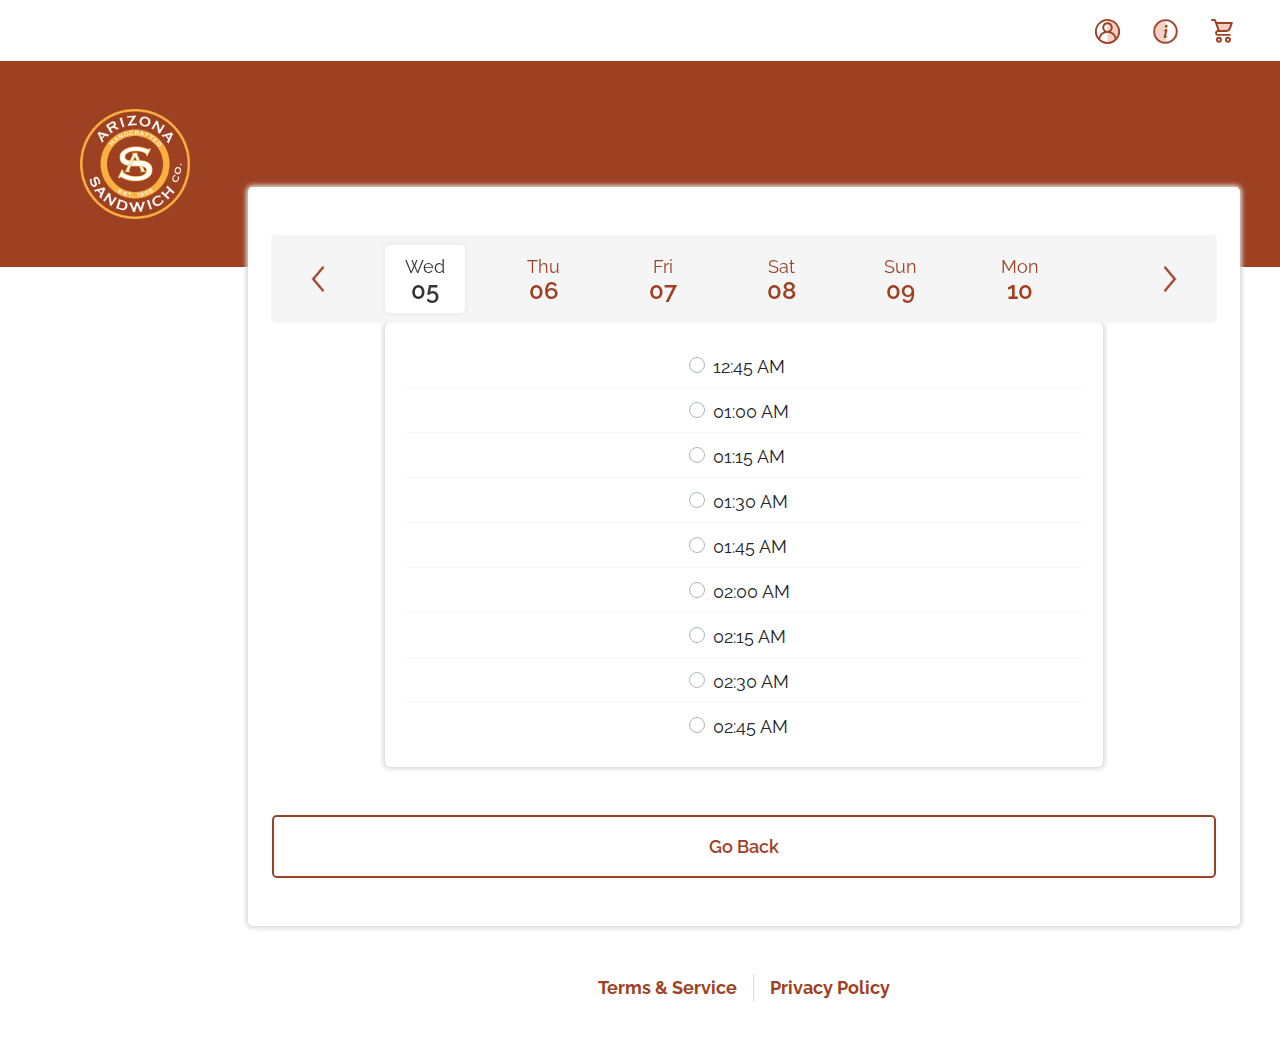
<file: order-later.html>
<!DOCTYPE html>
<html lang="en">
  <head>
    <!-- Required meta tags -->
    <meta charset="utf-8" />
    <meta
      name="viewport"
      content="width=device-width, initial-scale=1, shrink-to-fit=no"
    />

    <!-- Bootstrap CSS -->
    <link rel="stylesheet" href="css/main.css" />
    <link
      href="https://fonts.googleapis.com/css2?family=Raleway:wght@200;300;400;600;700&display=swap"
      rel="stylesheet"
    />
    <link rel="stylesheet" href="css/slick-slider.css" />

    <title>Arizona Sandwich! Start Order</title>
  </head>
  <body style="min-height: 100vh">
    <!-- Top Navigation Desktop Starts-->
    <div class="container d-none d-md-block d-xl-block">
      <nav class="navbar">
        <ul class="nav ml-auto">
          <li class="nav-item">
            <a class="nav-link" href="#">
              <img src="images/admin-icon.svg" alt="" />
            </a>
          </li>
          <li class="nav-item">
            <a class="nav-link" href="#">
              <img src="images/info-icon.svg" alt="" />
            </a>
          </li>
          <li class="nav-item">
            <a class="nav-link" href="#">
              <img src="images/cart-icon.svg" alt="" />
            </a>
          </li>
        </ul>
      </nav>
    </div>
    <!-- Top Navigation Desktop Ends-->

    <!-- Arizona Sandwich Container with brown bg starts -->

    <div class="container-fluid arizona-sandwich-banner py-md-3 py-xl-5">
      <div class="container">
        <div class="row">
          <div class="arz-sandwich-logo">
            <a href="javascript:;">
              <img
                src="images/arizona-sandwish-logo.svg"
                alt=""
                class="img-fluid"
              />
            </a>
          </div>
          <div class="col-md col-xl d-flex align-items-center mobile-Nav px-0">
            <!-- <h3 class="d-none d-md-block d-xl-block ml-sm-5 ml-lg-0 ml-xl-5">
              Menu
            </h3> -->
            <a href="#" class="d-block d-md-none d-xl-none">
              <svg
                width="29"
                height="21"
                viewBox="0 0 29 21"
                fill="none"
                xmlns="http://www.w3.org/2000/svg"
              >
                <rect
                  width="28.4118"
                  height="3.70588"
                  rx="1.85294"
                  fill="white"
                />
                <rect
                  y="8.64697"
                  width="28.4118"
                  height="3.70588"
                  rx="1.85294"
                  fill="white"
                />
                <rect
                  y="17.2942"
                  width="28.4118"
                  height="3.70588"
                  rx="1.85294"
                  fill="white"
                />
              </svg>
            </a>
            <a
              href="#"
              class="navbar-brand d-block d-md-none d-xl-none ml-3 mobile-search"
            >
              <svg
                width="24"
                height="24"
                viewBox="0 0 24 24"
                fill="none"
                xmlns="http://www.w3.org/2000/svg"
              >
                <path
                  fill-rule="evenodd"
                  clip-rule="evenodd"
                  d="M13.2 2.4C17.8392 2.4 21.6 6.16081 21.6 10.8C21.6 15.4392 17.8392 19.2 13.2 19.2C8.56081 19.2 4.8 15.4392 4.8 10.8C4.8 6.16081 8.56081 2.4 13.2 2.4ZM24 10.8C24 4.83532 19.1647 0 13.2 0C7.23532 0 2.4 4.83532 2.4 10.8C2.4 16.7647 7.23532 21.6 13.2 21.6C19.1647 21.6 24 16.7647 24 10.8Z"
                  fill="white"
                />
                <path
                  fill-rule="evenodd"
                  clip-rule="evenodd"
                  d="M7.26853 16.7315C6.7999 16.2628 6.0401 16.2628 5.57147 16.7315L0.351471 21.9515C-0.117159 22.4201 -0.117159 23.1799 0.351471 23.6485C0.820099 24.1172 1.5799 24.1172 2.04853 23.6485L7.26853 18.4285C7.73716 17.9599 7.73716 17.2001 7.26853 16.7315Z"
                  fill="white"
                />
              </svg>
            </a>

            <input
              type="text"
              class="form-control mobile-search-container"
              placeholder="Enter Search Here"
              style="display: none"
            />

            <nav
              class="nav ml-auto d-flex d-md-none d-xl-none align-items-center"
            >
              <a href="#" class="nav-link">
                <div class="btn-group">
                  <button
                    type="button"
                    class="btn btn-secondary dropdown-toggle"
                    data-toggle="dropdown"
                    aria-haspopup="true"
                    aria-expanded="false"
                  >
                    <img src="images/info.png" alt="" class="img-fluid" />
                  </button>
                  <div class="dropdown-menu dropdown-menu-right mobile-method">
                    <div class="row">
                      <div class="col-xl-4">
                        <h4>Delivery</h4>
                        <p>
                          123 Main Street <br />
                          Apt 234 <br />
                          New Symnerna Beach, NC 34212
                        </p>
                      </div>

                      <div class="col-xl-4">
                        <h4>Location</h4>
                        <p>
                          2002 Academy Lane, <br />
                          Farmers Branch, TX, <br />
                          USA
                        </p>
                      </div>

                      <div class="col-xl-3">
                        <h4>Time</h4>
                        <p>
                          4:00 PM <br />
                          07/24/2020
                        </p>
                      </div>
                    </div>
                  </div>
                </div>
              </a>
              <a
                class="nav-link cart-items"
                href="#"
                data-toggle="modal"
                data-target="#cartModal"
              >
                <svg
                  width="22"
                  height="17"
                  viewBox="0 0 22 17"
                  fill="none"
                  xmlns="http://www.w3.org/2000/svg"
                >
                  <path
                    d="M3.27484 7.46913e-10H0.992376C0.729182 7.46913e-10 0.476767 0.104554 0.29066 0.29066C0.104554 0.476767 0 0.729182 0 0.992376C0 1.25557 0.104554 1.50799 0.29066 1.69409C0.476767 1.8802 0.729182 1.98475 0.992376 1.98475H3.27484L6.53728 10.9583C5.80783 11.0807 5.15004 11.4702 4.69205 12.0509C4.23405 12.6317 4.00865 13.3622 4.05974 14.1001C4.11083 14.8379 4.43476 15.5304 4.96842 16.0425C5.50209 16.5546 6.20728 16.8497 6.94663 16.8704H18.8551C19.1183 16.8704 19.3708 16.7658 19.5569 16.5797C19.743 16.3936 19.8475 16.1412 19.8475 15.878C19.8475 15.6148 19.743 15.3624 19.5569 15.1763C19.3708 14.9902 19.1183 14.8856 18.8551 14.8856H6.94663C6.68344 14.8856 6.43102 14.7811 6.24492 14.595C6.05881 14.4089 5.95426 14.1565 5.95426 13.8933C5.95426 13.6301 6.05881 13.3777 6.24492 13.1915C6.43102 13.0054 6.68344 12.9009 6.94663 12.9009H15.682C16.5238 12.8983 17.3449 12.6403 18.0368 12.1609C18.7288 11.6816 19.2589 11.0036 19.5573 10.2165L21.7703 4.31684C21.8264 4.16666 21.8453 4.00513 21.8253 3.84607C21.8054 3.687 21.7472 3.53513 21.6558 3.40346C21.5643 3.27178 21.4423 3.16422 21.3002 3.08997C21.1582 3.01573 21.0002 2.97701 20.8399 2.97713H5.95426C5.88761 2.97734 5.82115 2.98398 5.75578 2.99698L5.14051 1.30746C5.00142 0.924326 4.74774 0.593309 4.41395 0.359389C4.08016 0.125469 3.68244 -1.11785e-05 3.27484 7.46913e-10ZM19.401 4.96188L17.699 9.51937C17.5441 9.92923 17.2682 10.2823 16.908 10.5318C16.5477 10.7812 16.1202 10.9153 15.682 10.9161H8.63367L6.46781 4.96188H19.401Z"
                    fill="white"
                  />
                </svg>

                <span class="badge">2</span>
              </a>
            </nav>
          </div>
        </div>
      </div>
    </div>
    <!-- Arizona Sandwich Container with brown bg starts -->
    <div class="container-fluid pb-5">
      <div class="container">
        <div class="row">
          <!-- Main container with right side content starts -->
          <main
            class="col-md-9 col-xl-10 offset-md-3 offset-xl-2 right-side start-order"
          >
            <!-- Alert Starts -->
            <div class="row d-block d-md-none d-xl-none">
              <div class="col mobile-heading text-center mb-4">
                <h3 class="font-weight-bold">Order for Later</h3>
              </div>
            </div>
            <!-- <div
              class="row alert-text text-center p-3 mb-1 alert alert-dismissible fade show"
              role="alert"
            >
              <div class="col px-0">
                <p>
                  <span>Alert:</span> Please be aware of our new times starting
                  next week for summer! Stay safe and healthy!
                </p>

                <button
                  type="button"
                  class="close"
                  data-dismiss="alert"
                  aria-label="Close"
                >
                  <span aria-hidden="true">
                    <img src="images/cross-brown.svg" alt="" />
                  </span>
                </button>
              </div>
            </div> -->
            <!-- Alert Ends -->
            <div class="row">
              <div class="col pickup-delivery py-2 py-xl-5 time-date-section">
                <!-- Order later / order later section starts -->
                <div class="slider mx-2">
                  <div class="date-box">
                    <span
                      >Wed
                      <p>05</p></span
                    >
                  </div>
                  <div class="date-box">
                    <span class="active"
                      >Thu
                      <p>06</p>
                    </span>
                  </div>
                  <div class="date-box">
                    <span
                      >Fri
                      <p>07</p>
                    </span>
                  </div>
                  <div class="date-box">
                    <span
                      >Sat
                      <p>08</p>
                    </span>
                  </div>
                  <div class="date-box">
                    <span
                      >Sun
                      <p>09</p>
                    </span>
                  </div>
                  <div class="date-box">
                    <span
                      >Mon
                      <p>10</p>
                    </span>
                  </div>
                  <div class="date-box">
                    <span
                      >Tue
                      <p>11</p>
                    </span>
                  </div>
                  <div class="date-box">
                    <span
                      >Wed
                      <p>12</p>
                    </span>
                  </div>
                  <div class="date-box">
                    <span
                      >Thu
                      <p>13</p>
                    </span>
                  </div>
                  <div class="date-box">
                    <span
                      >Fri
                      <p>14</p>
                    </span>
                  </div>
                  <div class="date-box">
                    <span
                      >Sat
                      <p>15</p>
                    </span>
                  </div>
                  <div>
                    <span
                      >Sun
                      <p>16</p>
                    </span>
                  </div>
                </div>
                <div class="row time-section">
                  <form>
                    <div class="col scrollbar" id="style-4">
                      <div class="force-overflow"></div>
                      <div class="row">
                        <div class="col-12 select-time" for="time1">
                          <div class="custom-control custom-radio">
                            <input
                              type="radio"
                              id="customRadio1"
                              name="customRadio"
                              class="custom-control-input"
                            />
                            <label
                              class="custom-control-label"
                              for="customRadio1"
                              >12:45 AM</label
                            >
                          </div>
                        </div>
                        <div class="col-12 select-time">
                          <!-- <label for="time2" class="w-100">01:00 AM </label> -->
                          <div class="custom-control custom-radio">
                            <input
                              type="radio"
                              id="customRadio2"
                              name="customRadio"
                              class="custom-control-input"
                            />
                            <label
                              class="custom-control-label"
                              for="customRadio2"
                              >01:00 AM</label
                            >
                          </div>
                        </div>
                        <div class="col-12 select-time">
                          <div class="custom-control custom-radio">
                            <input
                              type="radio"
                              id="customRadio3"
                              name="customRadio"
                              class="custom-control-input"
                            />
                            <label
                              class="custom-control-label"
                              for="customRadio3"
                              >01:15 AM</label
                            >
                          </div>
                        </div>
                        <div class="col-12 select-time">
                          <div class="custom-control custom-radio">
                            <input
                              type="radio"
                              class="custom-control-input"
                              id="time4"
                              name="customRadio"
                            />
                            <label class="custom-control-label" for="time4"
                              >01:30 AM</label
                            >
                          </div>
                        </div>
                        <div class="col-12 select-time">
                          <div class="custom-control custom-radio">
                            <input
                              type="radio"
                              class="custom-control-input"
                              id="time5"
                              name="customRadio"
                            />
                            <label class="custom-control-label" for="time5"
                              >01:45 AM</label
                            >
                          </div>
                        </div>
                        <div class="col-12 select-time">
                          <div class="custom-control custom-radio">
                            <input
                              type="radio"
                              class="custom-control-input"
                              id="time6"
                              name="customRadio"
                            />
                            <label class="custom-control-label" for="time6"
                              >02:00 AM</label
                            >
                          </div>
                        </div>
                        <div class="col-12 select-time">
                          <div class="custom-control custom-radio">
                            <input
                              type="radio"
                              class="custom-control-input"
                              id="time7"
                              name="customRadio"
                            />
                            <label class="custom-control-label" for="time7"
                              >02:15 AM</label
                            >
                          </div>
                        </div>
                        <div class="col-12 select-time">
                          <div class="custom-control custom-radio">
                            <input
                              type="radio"
                              class="custom-control-input"
                              id="time8"
                              name="customRadio"
                            />
                            <label class="custom-control-label" for="time8"
                              >02:30 AM</label
                            >
                          </div>
                        </div>
                        <div class="col-12 select-time">
                          <div class="custom-control custom-radio">
                            <input
                              type="radio"
                              class="custom-control-input"
                              id="time9"
                              name="customRadio"
                            />
                            <label class="custom-control-label" for="time9"
                              >02:45 AM</label
                            >
                          </div>
                        </div>
                        <div class="col-12 select-time">
                          <div class="custom-control custom-radio">
                            <input
                              type="radio"
                              class="custom-control-input"
                              id="time10"
                              name="customRadio"
                            />
                            <label class="custom-control-label" for="time10"
                              >03:00 AM</label
                            >
                          </div>
                        </div>
                        <div class="col-12 select-time">
                          <div class="custom-control custom-radio">
                            <input
                              type="radio"
                              class="custom-control-input"
                              id="time11"
                              name="customRadio"
                            />
                            <label class="custom-control-label" for="time11"
                              >03:15 AM</label
                            >
                          </div>
                        </div>
                        <div class="col-12 select-time">
                          <div class="custom-control custom-radio">
                            <input
                              type="radio"
                              class="custom-control-input"
                              id="time12"
                              name="customRadio"
                            />
                            <label class="custom-control-label" for="time12"
                              >03:30 AM</label
                            >
                          </div>
                        </div>
                        <div class="col-12 select-time">
                          <div class="custom-control custom-radio">
                            <input
                              type="radio"
                              class="custom-control-input"
                              id="time13"
                              name="customRadio"
                            />
                            <label class="custom-control-label" for="time13"
                              >03:45 AM</label
                            >
                          </div>
                        </div>
                        <div class="col-12 select-time">
                          <div class="custom-control custom-radio">
                            <input
                              type="radio"
                              class="custom-control-input"
                              id="time14"
                              name="customRadio"
                            />
                            <label class="custom-control-label" for="time14"
                              >04:00 AM</label
                            >
                          </div>
                        </div>
                        <div class="col-12 select-time">
                          <div class="custom-control custom-radio">
                            <input
                              type="radio"
                              class="custom-control-input"
                              id="time15"
                              name="customRadio"
                            />
                            <label class="custom-control-label" for="time15"
                              >04:15 AM</label
                            >
                          </div>
                        </div>
                        <div class="col-12 select-time">
                          <div class="custom-control custom-radio">
                            <input
                              type="radio"
                              class="custom-control-input"
                              id="time16"
                              name="customRadio"
                            />
                            <label class="custom-control-label" for="time16"
                              >04:30 AM</label
                            >
                          </div>
                        </div>
                        <div class="col-12 select-time">
                          <div class="custom-control custom-radio">
                            <input
                              type="radio"
                              class="custom-control-input"
                              id="time17"
                              name="customRadio"
                            />
                            <label class="custom-control-label" for="time17"
                              >04:45 AM</label
                            >
                          </div>
                        </div>
                        <div class="col-12 select-time">
                          <div class="custom-control custom-radio">
                            <input
                              type="radio"
                              class="custom-control-input"
                              id="time18"
                              name="customRadio"
                            />
                            <label class="custom-control-label" for="time18"
                              >05:00 AM</label
                            >
                          </div>
                        </div>
                        <div class="col-12 select-time">
                          <div class="custom-control custom-radio">
                            <input
                              type="radio"
                              class="custom-control-input"
                              id="time19"
                              name="customRadio"
                            />
                            <label class="custom-control-label" for="time19"
                              >05:15 AM</label
                            >
                          </div>
                        </div>
                        <div class="col-12 select-time">
                          <div class="custom-control custom-radio">
                            <input
                              type="radio"
                              class="custom-control-input"
                              id="time20"
                              name="customRadio"
                            />
                            <label class="custom-control-label" for="time20"
                              >05:30 AM</label
                            >
                          </div>
                        </div>
                      </div>
                    </div>
                  </form>
                </div>
                <!-- Order Later / order later section ends -->

                <div class="row mt-5">
                  <div class="col px-xl-4">
                    <button class="btn btn-block btn-lg go-back-btn py-xl-3">
                      Go Back
                    </button>
                  </div>
                </div>
              </div>
            </div>

            <!-- small footer -->
            <div class="row">
              <div class="col mt-4 mt-xl-5">
                <nav class="nav justify-content-center policy-terms">
                  <a class="nav-link active" href="#">Terms &amp; Service </a>
                  <a class="nav-link" href="#"> Privacy Policy</a>
                </nav>
              </div>
            </div>
          </main>
          <!-- pickup Delivery section starts -->

          <!-- Main container with right side content ends -->
        </div>
      </div>
    </div>
    <!--Mobile modal cart Starts-->
    <div
      class="modal fade"
      id="cartModal"
      tabindex="-1"
      aria-labelledby="exampleModalLabel"
      aria-hidden="true"
    >
      <div
        class="modal-dialog modal-dialog-centered custom-width-modal rewards-modal"
      >
        <div class="modal-content">
          <div class="modal-body">
            <button
              type="button"
              class="close"
              data-dismiss="modal"
              aria-label="Close"
            >
              <span aria-hidden="true"
                ><img
                  src="images/item-modal-close.png"
                  class="w-100 d-none d-md-none d-xl-block"
                  alt=""
                />
                <img
                  src="images/cross-brown.png"
                  class="w-100 d-block d-md-block d-xl-none"
                  alt=""
                />
              </span>
            </button>
            <section class="col-xl-4 cart-section">
              <div class="cart-inner">
                <div class="row">
                  <div class="col">
                    <h4>Cart</h4>
                  </div>
                </div>
                <div class="row">
                  <div class="col">
                    <div class="two-col">
                      <div class="add-ons-container">
                        <div class="d-flex justify-content-between">
                          <h5>Blazin Burger</h5>
                          <strong>$8.50</strong>
                        </div>
                        <div class="title-price-holder">
                          <div class="add-remove-items">
                            <button class="btn">-</button>
                            <input
                              type="text"
                              class="form-control"
                              placeholder="1"
                            />
                            <button class="btn">+</button>
                          </div>

                          <button class="btn edit-item">
                            <img src="images/pencil-icon.svg" alt="" />
                          </button>
                        </div>
                        <div class="cart-desc-align"></div>
                      </div>
                    </div>
                    <div class="two-col flat-border">
                      <div class="cart-desc">
                        <p>Add-ons</p>
                        <small>Left</small>
                        <div class="add-ons">
                          <h5>Ancovies</h5>
                          <span class="ml-4">x2</span>
                          <div class="price">$4.00</div>
                        </div>
                        <small>Right</small>
                        <div class="add-ons">
                          <h5>Pepperoni</h5>
                          <span class="ml-4">x2</span>
                          <div class="price">$4.00</div>
                        </div>
                      </div>
                    </div>
                    <div class="two-col">
                      <div class="add-ons-container">
                        <div class="d-flex justify-content-between">
                          <h5>Grilled Sandwich</h5>
                          <strong>$8.50</strong>
                        </div>
                        <div class="title-price-holder">
                          <div class="add-remove-items">
                            <button class="btn">-</button>
                            <input
                              type="text"
                              class="form-control"
                              placeholder="1"
                            />
                            <button class="btn">+</button>
                          </div>

                          <button class="btn edit-item">
                            <img src="images/pencil-icon.svg" alt="" />
                          </button>
                        </div>
                        <div class="cart-desc-align"></div>
                      </div>
                    </div>
                    <div class="two-col flat-border pb-0">
                      <div class="cart-desc">
                        <p>Add-ons</p>
                        <small>Left</small>
                        <div class="add-ons">
                          <h5>Ancovies</h5>
                          <span class="ml-4">x2</span>
                          <div class="price">$4.00</div>
                        </div>
                        <small>Right</small>
                        <div class="add-ons">
                          <h5>Pepperoni</h5>
                          <span class="ml-4">x2</span>
                          <div class="price">$4.00</div>
                        </div>
                        <div class="row">
                          <div class="row">
                            <div class="col-md-12 sub-total mt-4 bg-light">
                              <div class="add-ons">
                                <h5>Sub Total</h5>
                                <div class="price">$13.00</div>
                              </div>
                              <div
                                class="accordion w-100"
                                id="accordionExample"
                              >
                                <div class="card">
                                  <div class="card-header p-0" id="headingOne">
                                    <h2
                                      class="mb-0"
                                      type="button"
                                      data-toggle="collapse"
                                      data-target="#collapseOne"
                                      aria-expanded="true"
                                      aria-controls="collapseOne"
                                    >
                                      <div class="add-ons">
                                        <h5>Taxes &amp; Fees</h5>
                                        <div class="price">$4.00</div>
                                      </div>
                                    </h2>
                                  </div>
                                  <div
                                    id="collapseOne"
                                    class="collapse"
                                    aria-labelledby="headingOne"
                                    data-parent="#accordionExample"
                                  >
                                    <div class="card-body px-0">
                                      <div class="add-ons">
                                        <h5>Online Ordering</h5>
                                        <div class="price">$1.00</div>
                                      </div>
                                      <div class="add-ons">
                                        <h5>Service Charges</h5>
                                        <div class="price">$1.00</div>
                                      </div>
                                      <div class="add-ons">
                                        <h5>Order Fee</h5>
                                        <div class="price">$1.00</div>
                                      </div>
                                      <div class="add-ons">
                                        <h5>Delivery Charges</h5>
                                        <div class="price">$1.00</div>
                                      </div>
                                    </div>
                                  </div>
                                </div>
                              </div>
                              <div class="add-ons total mb-3">
                                <h5><strong>Total</strong></h5>
                                <div class="price">
                                  <strong>$17.00</strong>
                                </div>
                              </div>
                              <div class="row">
                                <div class="col-12">
                                  <button
                                    class="btn checkout btn-block btn-lg rounded"
                                  >
                                    Proceed to Checkout
                                  </button>
                                </div>
                              </div>
                            </div>
                          </div>
                        </div>
                      </div>
                    </div>
                  </div>
                </div>
              </div>
            </section>
          </div>
        </div>
      </div>
    </div>
    <!-- Optional JavaScript -->
    <!-- jQuery first, then Popper.js, then Bootstrap JS -->
    <!-- gulp minified Js  -->
    <script src="js/main.js"></script>
  </body>
</html>
</file>
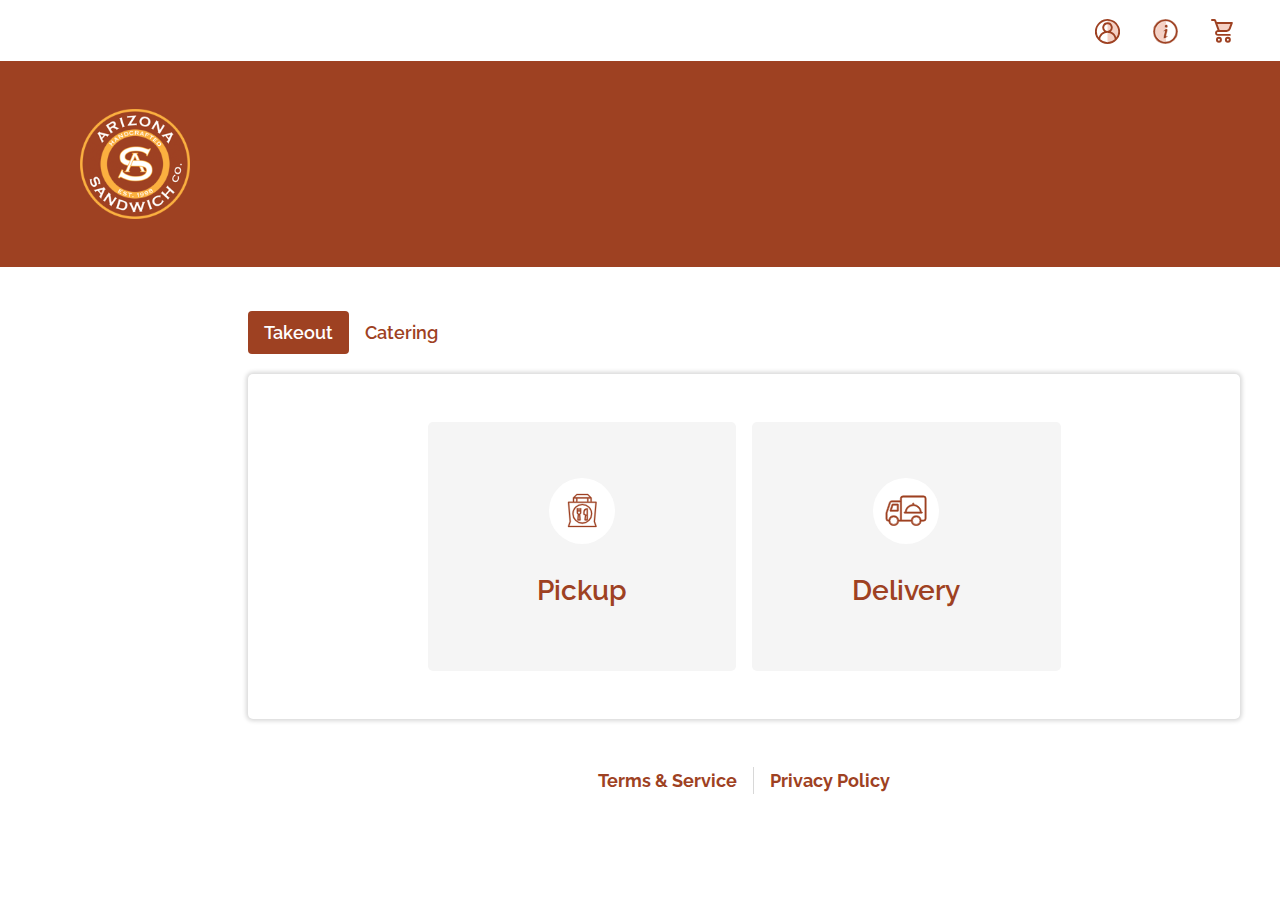
<file: start-order.html>
<!DOCTYPE html>
<html lang="en">
  <head>
    <!-- Required meta tags -->
    <meta charset="utf-8" />
    <meta
      name="viewport"
      content="width=device-width, initial-scale=1, shrink-to-fit=no"
    />

    <!-- Bootstrap CSS -->
    <link rel="stylesheet" href="css/main.css" />
    <link
      href="https://fonts.googleapis.com/css2?family=Raleway:wght@200;300;400;600;700&display=swap"
      rel="stylesheet"
    />

    <title>Arizona Sandwich! Start Order</title>
  </head>
  <body>
    <!-- Top Navigation Desktop Starts-->
    <div class="container d-none d-md-block d-xl-block">
      <nav class="navbar">
        <ul class="nav ml-auto">
          <li class="nav-item">
            <a class="nav-link" href="#">
              <img src="images/admin-icon.svg" alt="" />
            </a>
          </li>
          <li class="nav-item">
            <a class="nav-link" href="#">
              <img src="images/info-icon.svg" alt="" />
            </a>
          </li>
          <li class="nav-item">
            <a class="nav-link" href="#">
              <img src="images/cart-icon.svg" alt="" />
            </a>
          </li>
        </ul>
      </nav>
    </div>
    <!-- Top Navigation Desktop Ends-->

    <!-- Arizona Sandwich Container with brown bg starts -->

    <div class="container-fluid arizona-sandwich-banner py-md-3 py-xl-5">
      <div class="container">
        <div class="row">
          <div class="arz-sandwich-logo">
            <a href="javascript:;">
              <img
                src="images/arizona-sandwish-logo.svg"
                alt=""
                class="img-fluid"
              />
            </a>
          </div>
          <div class="col-md col-xl d-flex align-items-center mobile-Nav px-0">
            <!-- <h3 class="d-none d-md-block d-xl-block ml-sm-5 ml-lg-0 ml-xl-5">
              Menu
            </h3> -->
            <a href="#" class="d-block d-md-none d-xl-none">
              <svg
                width="29"
                height="21"
                viewBox="0 0 29 21"
                fill="none"
                xmlns="http://www.w3.org/2000/svg"
              >
                <rect
                  width="28.4118"
                  height="3.70588"
                  rx="1.85294"
                  fill="white"
                />
                <rect
                  y="8.64697"
                  width="28.4118"
                  height="3.70588"
                  rx="1.85294"
                  fill="white"
                />
                <rect
                  y="17.2942"
                  width="28.4118"
                  height="3.70588"
                  rx="1.85294"
                  fill="white"
                />
              </svg>
            </a>
            <a
              href="#"
              class="navbar-brand d-block d-md-none d-xl-none ml-3 mobile-search"
            >
              <svg
                width="24"
                height="24"
                viewBox="0 0 24 24"
                fill="none"
                xmlns="http://www.w3.org/2000/svg"
              >
                <path
                  fill-rule="evenodd"
                  clip-rule="evenodd"
                  d="M13.2 2.4C17.8392 2.4 21.6 6.16081 21.6 10.8C21.6 15.4392 17.8392 19.2 13.2 19.2C8.56081 19.2 4.8 15.4392 4.8 10.8C4.8 6.16081 8.56081 2.4 13.2 2.4ZM24 10.8C24 4.83532 19.1647 0 13.2 0C7.23532 0 2.4 4.83532 2.4 10.8C2.4 16.7647 7.23532 21.6 13.2 21.6C19.1647 21.6 24 16.7647 24 10.8Z"
                  fill="white"
                />
                <path
                  fill-rule="evenodd"
                  clip-rule="evenodd"
                  d="M7.26853 16.7315C6.7999 16.2628 6.0401 16.2628 5.57147 16.7315L0.351471 21.9515C-0.117159 22.4201 -0.117159 23.1799 0.351471 23.6485C0.820099 24.1172 1.5799 24.1172 2.04853 23.6485L7.26853 18.4285C7.73716 17.9599 7.73716 17.2001 7.26853 16.7315Z"
                  fill="white"
                />
              </svg>
            </a>

            <input
              type="text"
              class="form-control mobile-search-container"
              placeholder="Enter Search Here"
              style="display: none"
            />

            <nav
              class="nav ml-auto d-flex d-md-none d-xl-none align-items-center"
            >
              <a href="#" class="nav-link">
                <div class="btn-group">
                  <button
                    type="button"
                    class="btn btn-secondary dropdown-toggle"
                    data-toggle="dropdown"
                    aria-haspopup="true"
                    aria-expanded="false"
                  >
                    <img src="images/info.png" alt="" class="img-fluid" />
                  </button>
                  <div class="dropdown-menu dropdown-menu-right mobile-method">
                    <div class="row">
                      <div class="col-xl-4">
                        <h4>Delivery</h4>
                        <p>
                          123 Main Street <br />
                          Apt 234 <br />
                          New Symnerna Beach, NC 34212
                        </p>
                      </div>

                      <div class="col-xl-4">
                        <h4>Location</h4>
                        <p>
                          2002 Academy Lane, <br />
                          Farmers Branch, TX, <br />
                          USA
                        </p>
                      </div>

                      <div class="col-xl-3">
                        <h4>Time</h4>
                        <p>
                          4:00 PM <br />
                          07/24/2020
                        </p>
                      </div>
                    </div>
                  </div>
                </div>
              </a>
              <a
                class="nav-link cart-items"
                href="#"
                data-toggle="modal"
                data-target="#cartModal"
              >
                <svg
                  width="22"
                  height="17"
                  viewBox="0 0 22 17"
                  fill="none"
                  xmlns="http://www.w3.org/2000/svg"
                >
                  <path
                    d="M3.27484 7.46913e-10H0.992376C0.729182 7.46913e-10 0.476767 0.104554 0.29066 0.29066C0.104554 0.476767 0 0.729182 0 0.992376C0 1.25557 0.104554 1.50799 0.29066 1.69409C0.476767 1.8802 0.729182 1.98475 0.992376 1.98475H3.27484L6.53728 10.9583C5.80783 11.0807 5.15004 11.4702 4.69205 12.0509C4.23405 12.6317 4.00865 13.3622 4.05974 14.1001C4.11083 14.8379 4.43476 15.5304 4.96842 16.0425C5.50209 16.5546 6.20728 16.8497 6.94663 16.8704H18.8551C19.1183 16.8704 19.3708 16.7658 19.5569 16.5797C19.743 16.3936 19.8475 16.1412 19.8475 15.878C19.8475 15.6148 19.743 15.3624 19.5569 15.1763C19.3708 14.9902 19.1183 14.8856 18.8551 14.8856H6.94663C6.68344 14.8856 6.43102 14.7811 6.24492 14.595C6.05881 14.4089 5.95426 14.1565 5.95426 13.8933C5.95426 13.6301 6.05881 13.3777 6.24492 13.1915C6.43102 13.0054 6.68344 12.9009 6.94663 12.9009H15.682C16.5238 12.8983 17.3449 12.6403 18.0368 12.1609C18.7288 11.6816 19.2589 11.0036 19.5573 10.2165L21.7703 4.31684C21.8264 4.16666 21.8453 4.00513 21.8253 3.84607C21.8054 3.687 21.7472 3.53513 21.6558 3.40346C21.5643 3.27178 21.4423 3.16422 21.3002 3.08997C21.1582 3.01573 21.0002 2.97701 20.8399 2.97713H5.95426C5.88761 2.97734 5.82115 2.98398 5.75578 2.99698L5.14051 1.30746C5.00142 0.924326 4.74774 0.593309 4.41395 0.359389C4.08016 0.125469 3.68244 -1.11785e-05 3.27484 7.46913e-10ZM19.401 4.96188L17.699 9.51937C17.5441 9.92923 17.2682 10.2823 16.908 10.5318C16.5477 10.7812 16.1202 10.9153 15.682 10.9161H8.63367L6.46781 4.96188H19.401Z"
                    fill="white"
                  />
                </svg>

                <span class="badge">2</span>
              </a>
            </nav>
          </div>
        </div>
      </div>
    </div>
    <!-- Arizona Sandwich Container with brown bg starts -->
    <div class="container-fluid pb-5">
      <div class="container">
        <div class="row">
          <!-- Main container with right side content starts -->
          <main
            class="col-md-9 col-xl-10 offset-md-3 offset-xl-2 right-side start-order"
          >
            <!-- Alert Starts -->
            <div class="row d-block d-md-none d-xl-none">
              <div class="col mobile-heading text-center mb-4">
                <h3 class="font-weight-bold">Method</h3>
              </div>
            </div>
            <!-- <div
              class="row alert-text text-center py-3 px-3 mb-1 alert alert-dismissible fade show"
              role="alert"
            >
              <div class="col px-0">
                <p>
                  <span>Alert:</span> Please be aware of our new times starting
                  next week for summer! Stay safe and healthy!
                </p>

                <button
                  type="button"
                  class="close"
                  data-dismiss="alert"
                  aria-label="Close"
                >
                  <span aria-hidden="true">
                    <img src="images/cross-brown.svg" alt="" />
                  </span>
                </button>
              </div>
            </div> -->
            <!-- Alert Ends -->
            <!-- Pick deliver boxes area starts -->

            <div class="row mt-5">
              <div class="col-md-12 px-0 takeout-catering mt-xl-5">
                <ul
                  class="nav nav-pills mb-3 mt-xl-5"
                  id="pills-tab"
                  role="tablist"
                >
                  <li class="nav-item" role="presentation">
                    <a
                      class="nav-link active"
                      id="pills-home-tab"
                      data-toggle="pill"
                      href="#pills-home"
                      role="tab"
                      aria-controls="pills-home"
                      aria-selected="true"
                      >Takeout</a
                    >
                  </li>
                  <li class="nav-item" role="presentation">
                    <a
                      class="nav-link"
                      id="pills-profile-tab"
                      data-toggle="pill"
                      href="#pills-profile"
                      role="tab"
                      aria-controls="pills-profile"
                      aria-selected="false"
                      >Catering</a
                    >
                  </li>
                </ul>
                <div
                  class="tab-content pickup-delivery p-2 p-xl-5"
                  id="pills-tabContent"
                >
                  <div
                    class="tab-pane fade show active"
                    id="pills-home"
                    role="tabpanel"
                    aria-labelledby="pills-home-tab"
                  >
                    <div class="row justify-content-center">
                      <div
                        class="col-xl-4 pickup-delivery-box mx-3 mx-md-5 mx-xl-2 my-md-4 my-xl-0"
                      >
                        <div class="icon-holder mx-auto">
                          <img src="images/pickup.svg" alt="" />
                        </div>
                        <h3>Pickup</h3>
                      </div>
                      <div
                        class="col-xl-4 pickup-delivery-box mx-3 mx-md-5 mx-xl-2 my-md-3 mt-md-2 mb-md-4 my-xl-0"
                      >
                        <div class="icon-holder mx-auto">
                          <img src="images/delivery.svg" alt="" />
                        </div>

                        <h3>Delivery</h3>
                      </div>
                    </div>
                  </div>
                  <div
                    class="tab-pane fade"
                    id="pills-profile"
                    role="tabpanel"
                    aria-labelledby="pills-profile-tab"
                  >
                    <!-- <div
                      class="col-md-8 offset-md-2 col-xl-4 pickup-delivery-box my-md-4 my-xl-0"
                    >
                      <div class="icon-holder mx-auto">
                        <img src="images/cart-mobile.png" alt="" />
                      </div>
                      <h3>Start Order</h3>
                    </div> -->
                    <button class="btn lg px-5 py-3 btn-outline m-4">
                      Start Order
                    </button>
                  </div>
                </div>
              </div>

              <!-- <div class="col pickup-delivery py-2 py-xl-5">
                <div class="row justify-content-center">
                  <div
                    class="col-xl-4 pickup-delivery-box mx-3 mx-md-5 mx-xl-2 my-md-4 my-xl-0"
                  >
                    <div class="icon-holder mx-auto">
                      <img src="images/pickup.png" alt="" />
                    </div>
                    <h3>Pickup</h3>
                  </div>
                  <div
                    class="col-xl-4 pickup-delivery-box mx-3 mx-md-5 mx-xl-2 my-md-3 mt-md-2 mb-md-4 my-xl-0"
                  >
                    <div class="icon-holder mx-auto">
                      <img src="images/delivery.png" alt="" />
                    </div>

                    <h3>Delivery</h3>
                  </div>
                </div>
              </div> -->
            </div>
            <!-- Pick deliver boxes area starts -->
            <div class="row">
              <div class="col mt-4 mt-xl-5">
                <nav class="nav justify-content-center policy-terms">
                  <a class="nav-link active" href="#">Terms &amp; Service </a>
                  <a class="nav-link" href="#"> Privacy Policy</a>
                </nav>
              </div>
            </div>
          </main>
          <!-- pickup Delivery section starts -->

          <!-- Main container with right side content ends -->
        </div>
      </div>
    </div>
    <!--Mobile modal cart Starts-->
    <div
      class="modal fade"
      id="cartModal"
      tabindex="-1"
      aria-labelledby="exampleModalLabel"
      aria-hidden="true"
    >
      <div
        class="modal-dialog modal-dialog-centered custom-width-modal rewards-modal"
      >
        <div class="modal-content">
          <div class="modal-body">
            <button
              type="button"
              class="close"
              data-dismiss="modal"
              aria-label="Close"
            >
              <span aria-hidden="true"
                ><img
                  src="images/item-modal-close.png"
                  class="w-100 d-none d-md-none d-xl-block"
                  alt=""
                />
                <img
                  src="images/cross-brown.png"
                  class="w-100 d-block d-md-block d-xl-none"
                  alt=""
                />
              </span>
            </button>
            <section class="col-xl-4 cart-section">
              <div class="cart-inner">
                <div class="row">
                  <div class="col">
                    <h4>Cart</h4>
                  </div>
                </div>
                <div class="row">
                  <div class="col">
                    <div class="two-col">
                      <div class="add-ons-container">
                        <div class="d-flex justify-content-between">
                          <h5>Blazin Burger</h5>
                          <strong>$8.50</strong>
                        </div>
                        <div class="title-price-holder">
                          <div class="add-remove-items">
                            <button class="btn">-</button>
                            <input
                              type="text"
                              class="form-control"
                              placeholder="1"
                            />
                            <button class="btn">+</button>
                          </div>

                          <button class="btn edit-item">
                            <img src="images/pencil-icon.svg" alt="" />
                          </button>
                        </div>
                        <div class="cart-desc-align"></div>
                      </div>
                    </div>
                    <div class="two-col flat-border">
                      <div class="cart-desc">
                        <p>Add-ons</p>
                        <small>Left</small>
                        <div class="add-ons">
                          <h5>Ancovies</h5>
                          <span class="ml-4">x2</span>
                          <div class="price">$4.00</div>
                        </div>
                        <small>Right</small>
                        <div class="add-ons">
                          <h5>Pepperoni</h5>
                          <span class="ml-4">x2</span>
                          <div class="price">$4.00</div>
                        </div>
                      </div>
                    </div>
                    <div class="two-col">
                      <div class="add-ons-container">
                        <div class="d-flex justify-content-between">
                          <h5>Grilled Sandwich</h5>
                          <strong>$8.50</strong>
                        </div>
                        <div class="title-price-holder">
                          <div class="add-remove-items">
                            <button class="btn">-</button>
                            <input
                              type="text"
                              class="form-control"
                              placeholder="1"
                            />
                            <button class="btn">+</button>
                          </div>

                          <button class="btn edit-item">
                            <img src="images/pencil-icon.svg" alt="" />
                          </button>
                        </div>
                        <div class="cart-desc-align"></div>
                      </div>
                    </div>
                    <div class="two-col flat-border pb-0">
                      <div class="cart-desc">
                        <p>Add-ons</p>
                        <small>Left</small>
                        <div class="add-ons">
                          <h5>Ancovies</h5>
                          <span class="ml-4">x2</span>
                          <div class="price">$4.00</div>
                        </div>
                        <small>Right</small>
                        <div class="add-ons">
                          <h5>Pepperoni</h5>
                          <span class="ml-4">x2</span>
                          <div class="price">$4.00</div>
                        </div>
                        <div class="row">
                          <div class="row">
                            <div class="col-md-12 sub-total mt-4 bg-light">
                              <div class="add-ons">
                                <h5>Sub Total</h5>
                                <div class="price">$13.00</div>
                              </div>
                              <div
                                class="accordion w-100"
                                id="accordionExample"
                              >
                                <div class="card">
                                  <div class="card-header p-0" id="headingOne">
                                    <h2
                                      class="mb-0"
                                      type="button"
                                      data-toggle="collapse"
                                      data-target="#collapseOne"
                                      aria-expanded="true"
                                      aria-controls="collapseOne"
                                    >
                                      <div class="add-ons">
                                        <h5>Taxes &amp; Fees</h5>
                                        <div class="price">$4.00</div>
                                      </div>
                                    </h2>
                                  </div>
                                  <div
                                    id="collapseOne"
                                    class="collapse"
                                    aria-labelledby="headingOne"
                                    data-parent="#accordionExample"
                                  >
                                    <div class="card-body px-0">
                                      <div class="add-ons">
                                        <h5>Online Ordering</h5>
                                        <div class="price">$1.00</div>
                                      </div>
                                      <div class="add-ons">
                                        <h5>Service Charges</h5>
                                        <div class="price">$1.00</div>
                                      </div>
                                      <div class="add-ons">
                                        <h5>Order Fee</h5>
                                        <div class="price">$1.00</div>
                                      </div>
                                      <div class="add-ons">
                                        <h5>Delivery Charges</h5>
                                        <div class="price">$1.00</div>
                                      </div>
                                    </div>
                                  </div>
                                </div>
                              </div>
                              <div class="add-ons total mb-3">
                                <h5><strong>Total</strong></h5>
                                <div class="price">
                                  <strong>$17.00</strong>
                                </div>
                              </div>
                              <div class="row">
                                <div class="col-12">
                                  <button
                                    class="btn checkout btn-block btn-lg rounded"
                                  >
                                    Proceed to Checkout
                                  </button>
                                </div>
                              </div>
                            </div>
                          </div>
                        </div>
                      </div>
                    </div>
                  </div>
                </div>
              </div>
            </section>
          </div>
        </div>
      </div>
    </div>
    <!-- Optional JavaScript -->
    <!-- jQuery first, then Popper.js, then Bootstrap JS -->
    <!-- gulp minified Js  -->
    <script src="js/main.js"></script>
  </body>
</html>
</file>
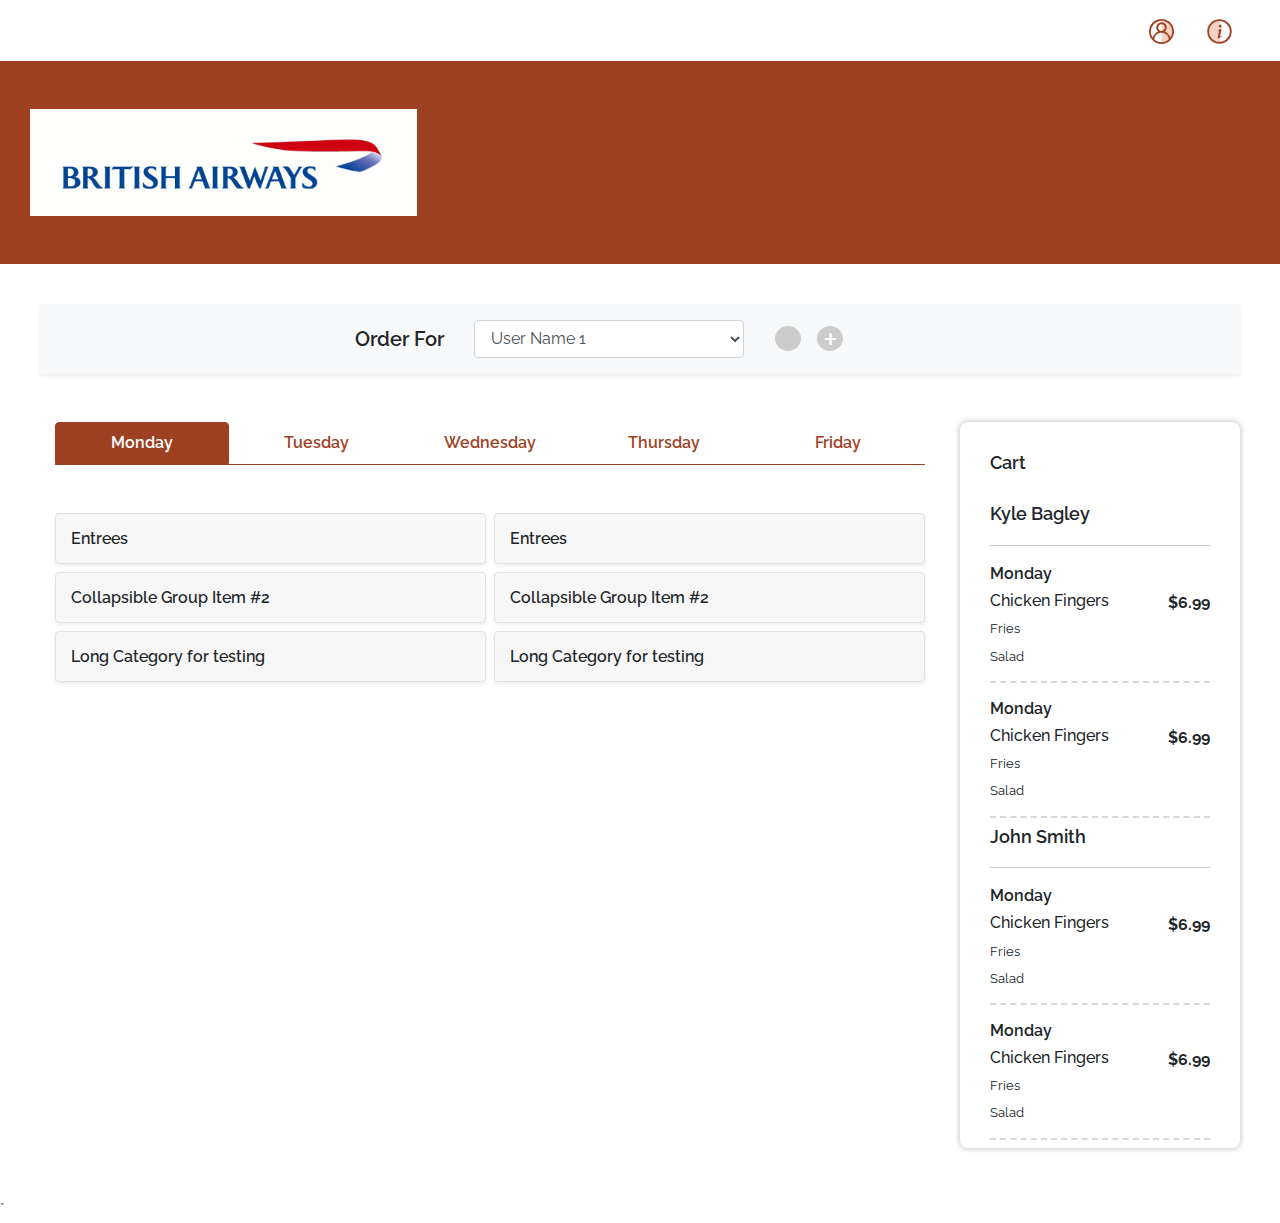
<file: weekly-data.html>
<!DOCTYPE html>
<html lang="en">
  <head>
    <!-- Required meta tags -->
    <meta charset="utf-8" />
    <meta
      name="viewport"
      content="width=device-width, initial-scale=1, shrink-to-fit=no"
    />

    <!-- Bootstrap CSS -->
    <link
      href="https://fonts.googleapis.com/css2?family=Raleway:wght@200;300;400;600;700&display=swap"
      rel="stylesheet"
    />
    <link rel="stylesheet" href="css/main.css" />

    <title>Arizona Sandwich! Ordering Menu</title>
  </head>

  <body>
    <!-- Top Navigation Desktop Starts-->
    <div class="container d-none d-md-block d-xl-block">
      <nav class="navbar">
        <!-- <a href="#" class="navbar-brand">
            <img src="images/logo.png" alt="" />
          </a> -->
        <ul class="nav ml-auto">
          <li class="nav-item">
            <a class="nav-link" href="#">
              <svg
                width="25"
                height="25"
                viewBox="0 0 25 25"
                fill="none"
                xmlns="http://www.w3.org/2000/svg"
              >
                <path
                  d="M12.5 23.9584V1.04175H14.5833L18.2292 2.60425L21.3542 5.20841L22.9167 7.81258L23.9583 10.4167L24.4792 13.5417L23.4375 17.1876L21.3542 20.3126L18.2292 22.3959L16.1458 23.9584H12.5Z"
                  fill="#F5D1C5"
                />
                <path
                  d="M21.6463 20.9989C23.3058 19.2194 24.4089 16.9944 24.8203 14.5973C25.2316 12.2001 24.9333 9.73518 23.962 7.50505C22.9906 5.27492 21.3885 3.3767 19.3523 2.04346C17.3161 0.710223 14.9346 0 12.5 0C10.0654 0 7.68386 0.710223 5.64769 2.04346C3.61153 3.3767 2.00941 5.27492 1.03805 7.50505C0.066689 9.73518 -0.231625 12.2001 0.179734 14.5973C0.591092 16.9944 1.69422 19.2194 3.35366 20.9989V21.0416H3.39635C4.56039 22.2905 5.96945 23.2865 7.5357 23.9675C9.10194 24.6485 10.7918 25 12.5 25C14.2082 25 15.8981 24.6485 17.4643 23.9675C19.0306 23.2865 20.4396 22.2905 21.6037 21.0416H21.6463V20.9989ZM1.82927 12.5136C1.82781 10.8427 2.21958 9.1948 2.97296 7.70295C3.72634 6.21109 4.82024 4.91705 6.16637 3.92525C7.51251 2.93346 9.07319 2.27169 10.7225 1.99334C12.3717 1.71499 14.0634 1.82786 15.661 2.32285C17.2586 2.81783 18.7173 3.68107 19.9194 4.84289C21.1216 6.00471 22.0335 7.43259 22.5816 9.01128C23.1297 10.59 23.2986 12.2753 23.0747 13.9312C22.8508 15.5871 22.2404 17.1673 21.2927 18.5441C20.9016 17.1882 20.2032 15.9406 19.2515 14.8979C18.2998 13.8553 17.1204 13.0457 15.8049 12.5319C16.6249 11.8517 17.2151 10.9354 17.495 9.9079C17.7749 8.88041 17.7308 7.79172 17.3688 6.79016C17.0068 5.78859 16.3445 4.92288 15.4722 4.31099C14.5998 3.6991 13.5598 3.37078 12.4939 3.37078C11.428 3.37078 10.388 3.6991 9.51562 4.31099C8.64326 4.92288 7.98097 5.78859 7.61899 6.79016C7.25701 7.79172 7.21295 8.88041 7.49282 9.9079C7.77268 10.9354 8.36286 11.8517 9.18293 12.5319C7.86741 13.0457 6.68805 13.8553 5.73635 14.8979C4.78464 15.9406 4.08617 17.1882 3.69513 18.5441C2.4749 16.7697 1.82412 14.6664 1.82927 12.5136ZM9.14634 8.55425C9.14634 7.89163 9.34303 7.24389 9.71154 6.69294C10.08 6.14199 10.6038 5.71258 11.2166 5.45901C11.8294 5.20544 12.5037 5.13909 13.1543 5.26836C13.8048 5.39763 14.4024 5.71671 14.8714 6.18525C15.3404 6.6538 15.6598 7.25076 15.7892 7.90064C15.9186 8.55053 15.8522 9.22416 15.5984 9.83634C15.3445 10.4485 14.9147 10.9718 14.3632 11.3399C13.8117 11.708 13.1633 11.9045 12.5 11.9045C11.611 11.9029 10.759 11.5494 10.1304 10.9215C9.5018 10.2935 9.14795 9.4423 9.14634 8.55425ZM5.21952 20.2863C5.4007 18.4831 6.24593 16.8114 7.59122 15.5956C8.93651 14.3798 10.6859 13.7066 12.5 13.7066C14.3141 13.7066 16.0635 14.3798 17.4088 15.5956C18.7541 16.8114 19.5993 18.4831 19.7805 20.2863C17.8108 22.1405 15.2065 23.1732 12.5 23.1732C9.79352 23.1732 7.18923 22.1405 5.21952 20.2863Z"
                  fill="#9E4122"
                />
              </svg>
            </a>
          </li>
          <li class="nav-item">
            <a class="nav-link" href="#">
              <svg
                width="27"
                height="27"
                viewBox="0 0 27 27"
                fill="none"
                xmlns="http://www.w3.org/2000/svg"
              >
                <path
                  d="M13.9805 24.9167V2H11.8971L8.2513 3.5625L5.1263 6.16667L3.5638 8.77083L2.52213 11.375L2.0013 14.5L3.04297 18.1458L5.1263 21.2708L8.2513 23.3542L10.3346 24.9167H13.9805Z"
                  fill="#F5D1C5"
                />
                <path
                  d="M13.54 1.00007C20.4024 1.02257 26.0398 6.66499 25.9998 13.4799C25.9978 15.126 25.6716 16.7556 25.0399 18.2756C24.4081 19.7957 23.4832 21.1764 22.3178 22.339C21.1525 23.5015 19.7695 24.4232 18.248 25.0513C16.7264 25.6794 15.0961 26.0017 13.45 25.9997C6.58256 26.0122 0.967641 20.3273 1.00014 13.3899C1.02919 10.0869 2.36444 6.92966 4.71411 4.60809C7.06379 2.28652 10.2369 0.989368 13.54 1.00007ZM13.5975 3.36503C12.2617 3.35214 10.9366 3.60425 9.69881 4.10676C8.46107 4.60927 7.33525 5.35222 6.38647 6.29262C5.4377 7.23303 4.68481 8.35222 4.17135 9.58547C3.65789 10.8187 3.39405 12.1415 3.39511 13.4774C3.33261 18.9998 7.91504 23.6097 13.4525 23.6222C14.788 23.6252 16.1108 23.3639 17.3448 22.8532C18.5788 22.3425 19.6995 21.5926 20.6424 20.6468C21.5852 19.7009 22.3315 18.5778 22.8382 17.3422C23.3449 16.1066 23.6021 14.7829 23.5948 13.4474C23.5623 7.90997 19.0624 3.37253 13.5975 3.36503Z"
                  fill="#9E4122"
                  stroke="white"
                  stroke-width="0.5"
                />
                <path
                  d="M12.9737 20.5846H12.0537C12.0379 20.5713 12.0202 20.5604 12.0012 20.5521C11.7278 20.4442 11.5039 20.2389 11.3728 19.9758C11.2418 19.7127 11.2127 19.4104 11.2912 19.1271C11.7087 17.4046 12.1387 15.6846 12.5562 13.9622C12.6143 13.7236 12.6561 13.4814 12.6812 13.2372C12.6897 13.207 12.6895 13.175 12.6806 13.1449C12.6718 13.1148 12.6546 13.0878 12.6312 13.0669C12.6077 13.0461 12.5789 13.0322 12.548 13.027C12.517 13.0217 12.4853 13.0253 12.4562 13.0372C12.3571 13.0588 12.2606 13.0915 12.1687 13.1347C11.9587 13.2222 11.7562 13.3247 11.5462 13.4072C11.4726 13.4491 11.3863 13.463 11.3032 13.4465C11.2201 13.43 11.1458 13.3841 11.0938 13.3172V12.9797C11.2363 12.7795 11.3979 12.5937 11.5762 12.4247C12.2062 11.9247 12.8537 11.4522 13.5037 10.9772C13.6429 10.8853 13.7922 10.8098 13.9487 10.7522C14.154 10.6628 14.382 10.6392 14.6012 10.6847C14.7842 10.7087 14.9597 10.7725 15.1155 10.8716C15.2712 10.9706 15.4034 11.1026 15.5027 11.2581C15.6021 11.4137 15.6662 11.5891 15.6905 11.772C15.7149 11.955 15.6989 12.1411 15.6437 12.3172C15.2354 13.9838 14.827 15.6422 14.4187 17.2921C14.3534 17.5622 14.3049 17.836 14.2737 18.1121C14.2659 18.1424 14.2671 18.1743 14.2772 18.2039C14.2873 18.2336 14.3059 18.2596 14.3307 18.2787C14.3554 18.2979 14.3852 18.3093 14.4164 18.3117C14.4476 18.3141 14.4788 18.3073 14.5062 18.2921C14.6612 18.2446 14.8062 18.1696 14.9562 18.1096C15.1062 18.0496 15.3237 17.9571 15.5112 17.8946C15.5643 17.8749 15.6224 17.8728 15.6768 17.8886C15.7313 17.9043 15.7792 17.9371 15.8137 17.9821C15.8524 18.0262 15.8761 18.0814 15.8815 18.1397C15.8869 18.1981 15.8737 18.2567 15.8437 18.3071C15.7982 18.4035 15.7402 18.4934 15.6712 18.5746C15.5164 18.745 15.3493 18.9037 15.1712 19.0496C14.4891 19.6299 13.7533 20.1439 12.9737 20.5846Z"
                  fill="#9E4122"
                  stroke="white"
                  stroke-width="0.5"
                />
                <path
                  d="M14.1624 9.90492C13.8157 9.90789 13.4759 9.80779 13.1861 9.61731C12.8964 9.42684 12.6698 9.15458 12.535 8.83509C12.4003 8.51559 12.3635 8.16327 12.4293 7.82283C12.4951 7.48238 12.6606 7.16916 12.9047 6.92292C13.1488 6.67668 13.4606 6.50852 13.8005 6.43977C14.1403 6.37102 14.493 6.40479 14.8136 6.53679C15.1343 6.66879 15.4085 6.89307 15.6014 7.18117C15.7944 7.46926 15.8974 7.80819 15.8974 8.15494C15.8991 8.38395 15.8554 8.61102 15.769 8.82311C15.6826 9.03519 15.5551 9.22809 15.3938 9.39072C15.2326 9.55336 15.0408 9.68251 14.8295 9.77075C14.6181 9.859 14.3915 9.90459 14.1624 9.90492Z"
                  fill="#9E4122"
                  stroke="white"
                  stroke-width="0.5"
                />
              </svg>
            </a>
          </li>
        </ul>
      </nav>
    </div>
    <!-- Top Navigation Desktop Ends-->

    <!-- Arizona Sandwich Container with brown bg starts -->
    <div class="container-fluid arizona-sandwich-banner py-md-3 py-xl-5">
      <div class="container">
        <div class="row">
          <div class="arz-sandwich-logo col-md-4">
            <a href="javascript:;">
              <img src="images/wide-logo.png" alt="" class="img-fluid w-100" />
            </a>
          </div>
          <div class="col-md-8 align-items-center mobile-Nav px-0">
            <a href="#" class="d-block d-md-none d-xl-none">
              <svg
                width="29"
                height="21"
                viewBox="0 0 29 21"
                fill="none"
                xmlns="http://www.w3.org/2000/svg"
              >
                <rect
                  width="28.4118"
                  height="3.70588"
                  rx="1.85294"
                  fill="white"
                />
                <rect
                  y="8.64697"
                  width="28.4118"
                  height="3.70588"
                  rx="1.85294"
                  fill="white"
                />
                <rect
                  y="17.2942"
                  width="28.4118"
                  height="3.70588"
                  rx="1.85294"
                  fill="white"
                />
              </svg>
            </a>
            <a
              href="#"
              class="
                navbar-brand
                d-block d-md-none d-xl-none
                ml-3
                mobile-search
              "
            >
              <svg
                width="24"
                height="24"
                viewBox="0 0 24 24"
                fill="none"
                xmlns="http://www.w3.org/2000/svg"
              >
                <path
                  fill-rule="evenodd"
                  clip-rule="evenodd"
                  d="M13.2 2.4C17.8392 2.4 21.6 6.16081 21.6 10.8C21.6 15.4392 17.8392 19.2 13.2 19.2C8.56081 19.2 4.8 15.4392 4.8 10.8C4.8 6.16081 8.56081 2.4 13.2 2.4ZM24 10.8C24 4.83532 19.1647 0 13.2 0C7.23532 0 2.4 4.83532 2.4 10.8C2.4 16.7647 7.23532 21.6 13.2 21.6C19.1647 21.6 24 16.7647 24 10.8Z"
                  fill="white"
                />
                <path
                  fill-rule="evenodd"
                  clip-rule="evenodd"
                  d="M7.26853 16.7315C6.7999 16.2628 6.0401 16.2628 5.57147 16.7315L0.351471 21.9515C-0.117159 22.4201 -0.117159 23.1799 0.351471 23.6485C0.820099 24.1172 1.5799 24.1172 2.04853 23.6485L7.26853 18.4285C7.73716 17.9599 7.73716 17.2001 7.26853 16.7315Z"
                  fill="white"
                />
              </svg>
            </a>

            <input
              type="text"
              class="form-control mobile-search-container"
              placeholder="Enter Search Here"
              style="display: none"
            />

            <nav
              class="nav ml-auto d-flex d-md-none d-xl-none align-items-center"
            >
              <a href="#" class="nav-link">
                <div class="btn-group">
                  <button
                    type="button"
                    class="btn btn-secondary dropdown-toggle"
                    data-toggle="dropdown"
                    aria-haspopup="true"
                    aria-expanded="false"
                  >
                    <img src="images/info.png" alt="" class="img-fluid" />
                  </button>
                  <div class="dropdown-menu dropdown-menu-right mobile-method">
                    <div class="row">
                      <div class="col-xl-4">
                        <h4>Delivery</h4>
                        <p>
                          123 Main Street <br />
                          Apt 234 <br />
                          New Symnerna Beach, NC 34212
                        </p>
                      </div>

                      <div class="col-xl-4">
                        <h4>Location</h4>
                        <p>
                          2002 Academy Lane, <br />
                          Farmers Branch, TX, <br />
                          USA
                        </p>
                      </div>

                      <div class="col-xl-3">
                        <h4>Time</h4>
                        <p>
                          4:00 PM <br />
                          07/24/2020
                        </p>
                      </div>
                    </div>
                  </div>
                </div>
              </a>
              <a
                class="nav-link cart-items"
                href="#"
                data-toggle="modal"
                data-target="#cartModal"
              >
                <svg
                  width="22"
                  height="17"
                  viewBox="0 0 22 17"
                  fill="none"
                  xmlns="http://www.w3.org/2000/svg"
                >
                  <path
                    d="M3.27484 7.46913e-10H0.992376C0.729182 7.46913e-10 0.476767 0.104554 0.29066 0.29066C0.104554 0.476767 0 0.729182 0 0.992376C0 1.25557 0.104554 1.50799 0.29066 1.69409C0.476767 1.8802 0.729182 1.98475 0.992376 1.98475H3.27484L6.53728 10.9583C5.80783 11.0807 5.15004 11.4702 4.69205 12.0509C4.23405 12.6317 4.00865 13.3622 4.05974 14.1001C4.11083 14.8379 4.43476 15.5304 4.96842 16.0425C5.50209 16.5546 6.20728 16.8497 6.94663 16.8704H18.8551C19.1183 16.8704 19.3708 16.7658 19.5569 16.5797C19.743 16.3936 19.8475 16.1412 19.8475 15.878C19.8475 15.6148 19.743 15.3624 19.5569 15.1763C19.3708 14.9902 19.1183 14.8856 18.8551 14.8856H6.94663C6.68344 14.8856 6.43102 14.7811 6.24492 14.595C6.05881 14.4089 5.95426 14.1565 5.95426 13.8933C5.95426 13.6301 6.05881 13.3777 6.24492 13.1915C6.43102 13.0054 6.68344 12.9009 6.94663 12.9009H15.682C16.5238 12.8983 17.3449 12.6403 18.0368 12.1609C18.7288 11.6816 19.2589 11.0036 19.5573 10.2165L21.7703 4.31684C21.8264 4.16666 21.8453 4.00513 21.8253 3.84607C21.8054 3.687 21.7472 3.53513 21.6558 3.40346C21.5643 3.27178 21.4423 3.16422 21.3002 3.08997C21.1582 3.01573 21.0002 2.97701 20.8399 2.97713H5.95426C5.88761 2.97734 5.82115 2.98398 5.75578 2.99698L5.14051 1.30746C5.00142 0.924326 4.74774 0.593309 4.41395 0.359389C4.08016 0.125469 3.68244 -1.11785e-05 3.27484 7.46913e-10ZM19.401 4.96188L17.699 9.51937C17.5441 9.92923 17.2682 10.2823 16.908 10.5318C16.5477 10.7812 16.1202 10.9153 15.682 10.9161H8.63367L6.46781 4.96188H19.401Z"
                    fill="white"
                  />
                </svg>

                <span class="badge">2</span>
              </a>
            </nav>
          </div>
        </div>
      </div>
    </div>

    <!-- Arizona Sandwich Container with brown bg starts -->
    <div class="container-fluid pb-5">
      <div class="container">
        <div class="row">
          <!-- Left Side Container Listing starts -->

          <aside class="d-none">
            <!-- <div class="row mt-md-3">
              <div
                class="col bg-light shadow-sm mt-md-5 order-for-section py-3"
              >
                <div class="row">
                  <div class="col-md-12">
                    <h4 class="pb-3 mb-3">Order For</h4>
                  </div>
                  <div class="col-md-9">
                    <select class="form-control">
                      <option>User Name 1</option>
                      <option>User Name 2</option>
                    </select>
                  </div>
                  <div class="col px-0">
                    <div class="edit-add-btns">
                      <button class="btn"></button>
                      <button class="btn">+</button>
                    </div>
                  </div>
                </div>
              </div>
            </div> -->
          </aside>
          <!-- Left Side Container Listing ends -->

          <!-- Main container with right side content starts -->
          <main class="col-md col-xl right-side">
            <div class="row mt-md-2 mt-xl-2 mb-3">
              <!-- Method info Delivery, Location and Time starts -->
              <!-- <div
                class="
                  col col-sm-11 col-md-10 col-xl-9
                  delivery-info
                  py-4
                  shadow
                  ml-auto
                "
              >
                <div class="row">
                  <div class="col-md-5 col-xl-4 mb-4 mb-md-0">
                    <div class="row">
                      <div class="col-2 d-md-none d-xl-block col-xl-auto pr-0">
                        <img src="images/delivery-icon.svg" alt="" />
                      </div>
                      <div class="col">
                        <h4>Delivery</h4>
                        <p>
                          123 Main Street <br />
                          Apt 234 <br />
                          New Symnerna Beach, NC 34212
                        </p>
                      </div>
                    </div>
                  </div>
                  <div class="col-md-4 col-xl-4 mb-4 mb-md-0 border-left-right">
                    <div class="row">
                      <div class="col-2 d-md-none d-xl-block col-xl-auto pr-0">
                        <img src="images/location.svg" alt="" />
                      </div>
                      <div class="col">
                        <h4>Location</h4>
                        <p>
                          2002 Academy Lane, <br />
                          Farmers Branch, TX, <br />
                          USA
                        </p>
                      </div>
                    </div>
                  </div>
                  <div class="col-md-3 col-xl-3">
                    <div class="row">
                      <div class="col-2 d-md-none d-xl-block col-xl-auto pr-0">
                        <img src="images/time-icon.svg" alt="" />
                      </div>
                      <div class="col">
                        <h4>Time</h4>
                        <p>
                          4:00 PM <br />
                          07/24/2020
                        </p>
                      </div>
                    </div>
                  </div>
                  <div class="d-md-none d-xl-block col-xl-1">
                    <button
                      class="btn"
                      data-target="#updateMethodModal"
                      data-toggle="modal"
                    >
                      <svg
                        width="15"
                        height="15"
                        viewBox="0 0 15 15"
                        fill="none"
                        xmlns="http://www.w3.org/2000/svg"
                      >
                        <path
                          d="M2.91832 14.4999H0.5V12.0816L9.2221 3.35945L11.6404 5.77778L2.91832 14.4999Z"
                          fill="#9E4122"
                          stroke="#9E4122"
                        />
                        <path
                          d="M13.2309 4.18732L10.8126 1.76899L11.9842 0.597337C12.114 0.467554 12.3267 0.467554 12.4565 0.597337L12.4565 0.597341L14.4026 2.54343C14.4026 2.54343 14.4026 2.54343 14.4026 2.54343C14.5324 2.67321 14.5324 2.88586 14.4026 3.01564L14.4026 3.01566L13.2309 4.18732Z"
                          fill="#9E4122"
                          stroke="#9E4122"
                        />
                      </svg>
                    </button>
                  </div>
                </div>
              </div> -->
              <!-- Method info Delivery, Location and Time Ends -->
            </div>

            <!-- Aside Content for Mobile/iPad Only -->

            <!-- Catergory Items Starts -->

            <div class="row">
              <div class="col">
                <div class="row">
                  <div class="col-md-12 px-0">
                    <div
                      class="
                        block-stacked
                        my-md-5
                        p-1
                        d-block d-xl-none
                        mt-3
                        mb-2
                      "
                    >
                      <button class="btn btn-brown mb-xl-0 blocks-button">
                        Blocks
                      </button>
                      <button class="btn mb-xl-0 stacked-button">
                        Stacked
                      </button>
                    </div>
                  </div>
                  <!-- Catergory Items Starts -->
                  <div class="col-md-12 col-xl items-section">
                    <div class="row mt-md-3">
                      <div
                        class="
                          col
                          bg-light
                          shadow-sm
                          order-for-section
                          py-3
                          mb-md-5
                        "
                      >
                        <div class="row justify-content-center">
                          <div class="col-md-6">
                            <div class="row align-items-center">
                              <div class="col-md-auto">
                                <h4 class="mb-0">Order For</h4>
                              </div>
                              <div class="col-md-6">
                                <select class="form-control">
                                  <option>User Name 1</option>
                                  <option>User Name 2</option>
                                </select>
                              </div>
                              <div class="col-2 px-0">
                                <div class="edit-add-btns">
                                  <button class="btn"></button>
                                  <button class="btn">+</button>
                                </div>
                              </div>
                            </div>
                          </div>
                        </div>
                      </div>
                    </div>
                    <div class="row d-md-flex d-xl-flex">
                      <div class="col-xl px-0">
                        <div class="col-md-12 weekly-report">
                          <nav>
                            <div
                              class="
                                nav nav-tabs
                                d-md-flex
                                justify-content-md-between
                              "
                              id="nav-tab"
                              role="tablist"
                            >
                              <a
                                class="nav-link active"
                                id="nav-home-tab"
                                data-toggle="tab"
                                href="#nav-home"
                                role="tab"
                                aria-controls="nav-home"
                                aria-selected="true"
                                >Monday</a
                              >
                              <a
                                class="nav-link"
                                id="nav-profile-tab"
                                data-toggle="tab"
                                href="#nav-profile"
                                role="tab"
                                aria-controls="nav-profile"
                                aria-selected="false"
                                >Tuesday</a
                              >
                              <a
                                class="nav-link"
                                id="nav-wednesday-tab"
                                data-toggle="tab"
                                href="#nav-wednesday"
                                role="tab"
                                aria-controls="nav-wednesday"
                                aria-selected="false"
                                >Wednesday</a
                              >
                              <a
                                class="nav-link"
                                id="nav-thursday-tab"
                                data-toggle="tab"
                                href="#nav-thursday"
                                role="tab"
                                aria-controls="nav-thursday"
                                aria-selected="false"
                                >Thursday</a
                              >
                              <a
                                class="nav-link"
                                id="nav-friday-tab"
                                data-toggle="tab"
                                href="#nav-friday"
                                role="tab"
                                aria-controls="nav-friday"
                                aria-selected="false"
                                >Friday</a
                              >
                            </div>
                          </nav>
                          <div class="tab-content mt-5" id="nav-tabContent">
                            <div
                              class="tab-pane fade show active"
                              id="nav-home"
                              role="tabpanel"
                              aria-labelledby="nav-home-tab"
                            >
                              <div class="col grid-list-container">
                                <div class="row collapse-view">
                                  <div class="col-md-6 px-0 pl-md-0 pr-md-1">
                                    <div
                                      class="accordion"
                                      id="accordionExample"
                                    >
                                      <div
                                        class="
                                          card
                                          mb-2
                                          border
                                          rounded
                                          shadow-sm
                                        "
                                      >
                                        <div
                                          class="card-header"
                                          id="headingOne"
                                        >
                                          <h3
                                            class="mb-0"
                                            data-toggle="collapse"
                                            data-target="#collapseOne"
                                            aria-expanded="true"
                                            aria-controls="collapseOne"
                                          >
                                            Entrees
                                          </h3>
                                        </div>
                                        <div
                                          id="collapseOne"
                                          class="collapse"
                                          aria-labelledby="headingOne"
                                          data-parent="#accordionExample"
                                        >
                                          <div class="card-body">
                                            <div class="row">
                                              <div
                                                class="
                                                  col
                                                  px-0
                                                  order-my-usual
                                                  collapse-view-content
                                                "
                                              >
                                                <table class="table">
                                                  <tbody>
                                                    <tr>
                                                      <td class="border-0">
                                                        <img
                                                          src="images/blazin-burger.png"
                                                          alt=""
                                                        />
                                                      </td>
                                                      <td class="border-0">
                                                        <h4>Blazin Burger</h4>
                                                        <p>
                                                          Spicy burger with
                                                          extra layer of cheese
                                                        </p>
                                                      </td>
                                                      <td class="border-0">
                                                        <p>
                                                          <strong>$7.99</strong>
                                                        </p>
                                                        <button class="btn">
                                                          +
                                                        </button>
                                                      </td>
                                                    </tr>
                                                    <tr>
                                                      <td>
                                                        <img
                                                          src="images/blazin-burger.png"
                                                          alt=""
                                                        />
                                                      </td>
                                                      <td>
                                                        <h4>Blazin Burger</h4>
                                                        <p>
                                                          Spicy burger with
                                                          extra layer of cheese
                                                        </p>
                                                      </td>
                                                      <td>
                                                        <p>
                                                          <strong>$7.99</strong>
                                                        </p>
                                                        <button class="btn">
                                                          +
                                                        </button>
                                                      </td>
                                                    </tr>
                                                    <tr>
                                                      <td>
                                                        <img
                                                          src="images/blazin-burger.png"
                                                          alt=""
                                                        />
                                                      </td>
                                                      <td>
                                                        <h4>Blazin Burger</h4>
                                                        <p>
                                                          Spicy burger with
                                                          extra layer of cheese
                                                        </p>
                                                      </td>
                                                      <td>
                                                        <p>
                                                          <strong>$7.99</strong>
                                                        </p>
                                                        <button class="btn">
                                                          +
                                                        </button>
                                                      </td>
                                                    </tr>
                                                  </tbody>
                                                </table>
                                              </div>
                                            </div>
                                          </div>
                                        </div>
                                      </div>
                                      <div
                                        class="
                                          card
                                          mb-2
                                          border
                                          rounded
                                          shadow-sm
                                        "
                                      >
                                        <div
                                          class="card-header"
                                          id="headingTwo"
                                        >
                                          <h3
                                            class="mb-0"
                                            data-toggle="collapse"
                                            data-target="#collapseTwo"
                                            aria-expanded="false"
                                            aria-controls="collapseTwo"
                                          >
                                            Collapsible Group Item #2
                                          </h3>
                                        </div>
                                        <div
                                          id="collapseTwo"
                                          class="collapse"
                                          aria-labelledby="headingTwo"
                                          data-parent="#accordionExample"
                                        >
                                          <div class="card-body">
                                            <div class="row">
                                              <div
                                                class="
                                                  col
                                                  px-0
                                                  order-my-usual
                                                  collapse-view-content
                                                "
                                              >
                                                <table class="table">
                                                  <tbody>
                                                    <tr>
                                                      <td class="border-0">
                                                        <img
                                                          src="images/blazin-burger.png"
                                                          alt=""
                                                        />
                                                      </td>
                                                      <td class="border-0">
                                                        <h4>Blazin Burger</h4>
                                                        <p>
                                                          Spicy burger with
                                                          extra layer of cheese
                                                        </p>
                                                      </td>
                                                      <td class="border-0">
                                                        <p>
                                                          <strong>$7.99</strong>
                                                        </p>
                                                        <button class="btn">
                                                          +
                                                        </button>
                                                      </td>
                                                    </tr>
                                                    <tr>
                                                      <td>
                                                        <img
                                                          src="images/blazin-burger.png"
                                                          alt=""
                                                        />
                                                      </td>
                                                      <td>
                                                        <h4>Blazin Burger</h4>
                                                        <p>
                                                          Spicy burger with
                                                          extra layer of cheese
                                                        </p>
                                                      </td>
                                                      <td>
                                                        <p>
                                                          <strong>$7.99</strong>
                                                        </p>
                                                        <button class="btn">
                                                          +
                                                        </button>
                                                      </td>
                                                    </tr>
                                                    <tr>
                                                      <td>
                                                        <img
                                                          src="images/blazin-burger.png"
                                                          alt=""
                                                        />
                                                      </td>
                                                      <td>
                                                        <h4>Blazin Burger</h4>
                                                        <p>
                                                          Spicy burger with
                                                          extra layer of cheese
                                                        </p>
                                                      </td>
                                                      <td>
                                                        <p>
                                                          <strong>$7.99</strong>
                                                        </p>
                                                        <button class="btn">
                                                          +
                                                        </button>
                                                      </td>
                                                    </tr>
                                                  </tbody>
                                                </table>
                                              </div>
                                            </div>
                                          </div>
                                        </div>
                                      </div>
                                      <div
                                        class="
                                          card
                                          mb-2
                                          border
                                          rounded
                                          shadow-sm
                                        "
                                      >
                                        <div
                                          class="card-header"
                                          id="headingThree"
                                        >
                                          <h3
                                            class="mb-0"
                                            data-toggle="collapse"
                                            data-target="#collapseThree"
                                            aria-expanded="false"
                                            aria-controls="collapseThree"
                                          >
                                            Long Category for testing
                                          </h3>
                                        </div>
                                        <div
                                          id="collapseThree"
                                          class="collapse"
                                          aria-labelledby="headingThree"
                                          data-parent="#accordionExample"
                                        >
                                          <div class="card-body">
                                            <div class="row">
                                              <div
                                                class="
                                                  col
                                                  px-0
                                                  order-my-usual
                                                  collapse-view-content
                                                "
                                              >
                                                <table class="table">
                                                  <tbody>
                                                    <tr>
                                                      <td class="border-0">
                                                        <img
                                                          src="images/blazin-burger.png"
                                                          alt=""
                                                        />
                                                      </td>
                                                      <td class="border-0">
                                                        <h4>Blazin Burger</h4>
                                                        <p>
                                                          Spicy burger with
                                                          extra layer of cheese
                                                        </p>
                                                      </td>
                                                      <td class="border-0">
                                                        <p>
                                                          <strong>$7.99</strong>
                                                        </p>
                                                        <button class="btn">
                                                          +
                                                        </button>
                                                      </td>
                                                    </tr>
                                                    <tr>
                                                      <td>
                                                        <img
                                                          src="images/blazin-burger.png"
                                                          alt=""
                                                        />
                                                      </td>
                                                      <td>
                                                        <h4>Blazin Burger</h4>
                                                        <p>
                                                          Spicy burger with
                                                          extra layer of cheese
                                                        </p>
                                                      </td>
                                                      <td>
                                                        <p>
                                                          <strong>$7.99</strong>
                                                        </p>
                                                        <button class="btn">
                                                          +
                                                        </button>
                                                      </td>
                                                    </tr>
                                                    <tr>
                                                      <td>
                                                        <img
                                                          src="images/blazin-burger.png"
                                                          alt=""
                                                        />
                                                      </td>
                                                      <td>
                                                        <h4>Blazin Burger</h4>
                                                        <p>
                                                          Spicy burger with
                                                          extra layer of cheese
                                                        </p>
                                                      </td>
                                                      <td>
                                                        <p>
                                                          <strong>$7.99</strong>
                                                        </p>
                                                        <button class="btn">
                                                          +
                                                        </button>
                                                      </td>
                                                    </tr>
                                                  </tbody>
                                                </table>
                                              </div>
                                            </div>
                                          </div>
                                        </div>
                                      </div>
                                    </div>
                                  </div>
                                  <div class="col-md-6 px-0 pr-md-0 pl-md-1">
                                    <div
                                      class="accordion"
                                      id="accordionExample"
                                    >
                                      <div
                                        class="
                                          card
                                          mb-2
                                          border
                                          rounded
                                          shadow-sm
                                        "
                                      >
                                        <div
                                          class="card-header"
                                          id="headingFour"
                                        >
                                          <h3
                                            class="mb-0"
                                            data-toggle="collapse"
                                            data-target="#collapseFour"
                                            aria-expanded="true"
                                            aria-controls="collapseFour"
                                          >
                                            Entrees
                                          </h3>
                                        </div>
                                        <div
                                          id="collapseFour"
                                          class="collapse"
                                          aria-labelledby="headingFour"
                                          data-parent="#accordionExample"
                                        >
                                          <div class="card-body">
                                            <div class="row">
                                              <div
                                                class="
                                                  col
                                                  px-0
                                                  order-my-usual
                                                  collapse-view-content
                                                "
                                              >
                                                <table class="table">
                                                  <tbody>
                                                    <tr>
                                                      <td
                                                        colspan="4"
                                                        class="border-0"
                                                      >
                                                        <img
                                                          src="images/burger-banner-img.png"
                                                          class="w-100 rounded"
                                                          alt=""
                                                        />
                                                      </td>
                                                    </tr>
                                                    <tr>
                                                      <td>
                                                        <img
                                                          src="images/blazin-burger.png"
                                                          alt=""
                                                        />
                                                      </td>
                                                      <td>
                                                        <h4>Blazin Burger</h4>
                                                        <p>
                                                          Spicy burger with
                                                          extra layer of cheese
                                                        </p>
                                                      </td>
                                                      <td>
                                                        <p>
                                                          <strong>$7.99</strong>
                                                        </p>
                                                        <button class="btn">
                                                          +
                                                        </button>
                                                      </td>
                                                    </tr>
                                                    <tr>
                                                      <td>
                                                        <img
                                                          src="images/blazin-burger.png"
                                                          alt=""
                                                        />
                                                      </td>
                                                      <td>
                                                        <h4>Blazin Burger</h4>
                                                        <p>
                                                          Spicy burger with
                                                          extra layer of cheese
                                                        </p>
                                                      </td>
                                                      <td>
                                                        <p>
                                                          <strong>$7.99</strong>
                                                        </p>
                                                        <button class="btn">
                                                          +
                                                        </button>
                                                      </td>
                                                    </tr>
                                                    <tr>
                                                      <td>
                                                        <img
                                                          src="images/blazin-burger.png"
                                                          alt=""
                                                        />
                                                      </td>
                                                      <td>
                                                        <h4>Blazin Burger</h4>
                                                        <p>
                                                          Spicy burger with
                                                          extra layer of cheese
                                                        </p>
                                                      </td>
                                                      <td>
                                                        <p>
                                                          <strong>$7.99</strong>
                                                        </p>
                                                        <button class="btn">
                                                          +
                                                        </button>
                                                      </td>
                                                    </tr>
                                                  </tbody>
                                                </table>
                                              </div>
                                            </div>
                                          </div>
                                        </div>
                                      </div>
                                      <div
                                        class="
                                          card
                                          mb-2
                                          border
                                          rounded
                                          shadow-sm
                                        "
                                      >
                                        <div
                                          class="card-header"
                                          id="headingFive"
                                        >
                                          <h3
                                            class="mb-0"
                                            data-toggle="collapse"
                                            data-target="#collapseFive"
                                            aria-expanded="false"
                                            aria-controls="collapseFive"
                                          >
                                            Collapsible Group Item #2
                                          </h3>
                                        </div>
                                        <div
                                          id="collapseFive"
                                          class="collapse"
                                          aria-labelledby="headingFive"
                                          data-parent="#accordionExample"
                                        >
                                          <div class="card-body">
                                            <div class="row">
                                              <div
                                                class="
                                                  col
                                                  px-0
                                                  order-my-usual
                                                  collapse-view-content
                                                "
                                              >
                                                <table class="table">
                                                  <tbody>
                                                    <tr>
                                                      <td class="border-0">
                                                        <img
                                                          src="images/blazin-burger.png"
                                                          alt=""
                                                        />
                                                      </td>
                                                      <td class="border-0">
                                                        <h4>Blazin Burger</h4>
                                                        <p>
                                                          Spicy burger with
                                                          extra layer of cheese
                                                        </p>
                                                      </td>
                                                      <td class="border-0">
                                                        <p>
                                                          <strong>$7.99</strong>
                                                        </p>
                                                        <button class="btn">
                                                          +
                                                        </button>
                                                      </td>
                                                    </tr>
                                                    <tr>
                                                      <td>
                                                        <img
                                                          src="images/blazin-burger.png"
                                                          alt=""
                                                        />
                                                      </td>
                                                      <td>
                                                        <h4>Blazin Burger</h4>
                                                        <p>
                                                          Spicy burger with
                                                          extra layer of cheese
                                                        </p>
                                                      </td>
                                                      <td>
                                                        <p>
                                                          <strong>$7.99</strong>
                                                        </p>
                                                        <button class="btn">
                                                          +
                                                        </button>
                                                      </td>
                                                    </tr>
                                                    <tr>
                                                      <td>
                                                        <img
                                                          src="images/blazin-burger.png"
                                                          alt=""
                                                        />
                                                      </td>
                                                      <td>
                                                        <h4>Blazin Burger</h4>
                                                        <p>
                                                          Spicy burger with
                                                          extra layer of cheese
                                                        </p>
                                                      </td>
                                                      <td>
                                                        <p>
                                                          <strong>$7.99</strong>
                                                        </p>
                                                        <button class="btn">
                                                          +
                                                        </button>
                                                      </td>
                                                    </tr>
                                                  </tbody>
                                                </table>
                                              </div>
                                            </div>
                                          </div>
                                        </div>
                                      </div>
                                      <div
                                        class="
                                          card
                                          mb-2
                                          border
                                          rounded
                                          shadow-sm
                                        "
                                      >
                                        <div
                                          class="card-header"
                                          id="headingSix"
                                        >
                                          <h3
                                            class="mb-0"
                                            data-toggle="collapse"
                                            data-target="#collapseSix"
                                            aria-expanded="false"
                                            aria-controls="collapseSix"
                                          >
                                            Long Category for testing
                                          </h3>
                                        </div>
                                        <div
                                          id="collapseSix"
                                          class="collapse"
                                          aria-labelledby="headingSix"
                                          data-parent="#accordionExample"
                                        >
                                          <div class="card-body">
                                            <div class="row">
                                              <div
                                                class="
                                                  col
                                                  px-0
                                                  order-my-usual
                                                  collapse-view-content
                                                "
                                              >
                                                <table class="table">
                                                  <tbody>
                                                    <tr>
                                                      <td class="border-0">
                                                        <img
                                                          src="images/blazin-burger.png"
                                                          alt=""
                                                        />
                                                      </td>
                                                      <td class="border-0">
                                                        <h4>Blazin Burger</h4>
                                                        <p>
                                                          Spicy burger with
                                                          extra layer of cheese
                                                        </p>
                                                      </td>
                                                      <td class="border-0">
                                                        <p>
                                                          <strong>$7.99</strong>
                                                        </p>
                                                        <button class="btn">
                                                          +
                                                        </button>
                                                      </td>
                                                    </tr>
                                                    <tr>
                                                      <td>
                                                        <img
                                                          src="images/blazin-burger.png"
                                                          alt=""
                                                        />
                                                      </td>
                                                      <td>
                                                        <h4>Blazin Burger</h4>
                                                        <p>
                                                          Spicy burger with
                                                          extra layer of cheese
                                                        </p>
                                                      </td>
                                                      <td>
                                                        <p>
                                                          <strong>$7.99</strong>
                                                        </p>
                                                        <button class="btn">
                                                          +
                                                        </button>
                                                      </td>
                                                    </tr>
                                                    <tr>
                                                      <td>
                                                        <img
                                                          src="images/blazin-burger.png"
                                                          alt=""
                                                        />
                                                      </td>
                                                      <td>
                                                        <h4>Blazin Burger</h4>
                                                        <p>
                                                          Spicy burger with
                                                          extra layer of cheese
                                                        </p>
                                                      </td>
                                                      <td>
                                                        <p>
                                                          <strong>$7.99</strong>
                                                        </p>
                                                        <button class="btn">
                                                          +
                                                        </button>
                                                      </td>
                                                    </tr>
                                                  </tbody>
                                                </table>
                                              </div>
                                            </div>
                                          </div>
                                        </div>
                                      </div>
                                    </div>
                                  </div>
                                </div>
                              </div>
                            </div>
                            <div
                              class="tab-pane fade"
                              id="nav-profile"
                              role="tabpanel"
                              aria-labelledby="nav-profile-tab"
                            >
                              <div class="col grid-list-container">
                                <div class="row collapse-view">
                                  <div class="col-md-6 px-0 pl-md-0 pr-md-1">
                                    <div
                                      class="accordion"
                                      id="accordionExample"
                                    >
                                      <div
                                        class="
                                          card
                                          mb-2
                                          border
                                          rounded
                                          shadow-sm
                                        "
                                      >
                                        <div
                                          class="card-header"
                                          id="headingOne"
                                        >
                                          <h3
                                            class="mb-0"
                                            data-toggle="collapse"
                                            data-target="#collapseOne"
                                            aria-expanded="true"
                                            aria-controls="collapseOne"
                                          >
                                            Entrees
                                          </h3>
                                        </div>
                                        <div
                                          id="collapseOne"
                                          class="collapse"
                                          aria-labelledby="headingOne"
                                          data-parent="#accordionExample"
                                        >
                                          <div class="card-body">
                                            <div class="row">
                                              <div
                                                class="
                                                  col
                                                  px-0
                                                  order-my-usual
                                                  collapse-view-content
                                                "
                                              >
                                                <table class="table">
                                                  <tbody>
                                                    <tr>
                                                      <td class="border-0">
                                                        <img
                                                          src="images/blazin-burger.png"
                                                          alt=""
                                                        />
                                                      </td>
                                                      <td class="border-0">
                                                        <h4>Blazin Burger</h4>
                                                        <p>
                                                          Spicy burger with
                                                          extra layer of cheese
                                                        </p>
                                                      </td>
                                                      <td class="border-0">
                                                        <p>
                                                          <strong>$7.99</strong>
                                                        </p>
                                                        <button class="btn">
                                                          +
                                                        </button>
                                                      </td>
                                                    </tr>
                                                    <tr>
                                                      <td>
                                                        <img
                                                          src="images/blazin-burger.png"
                                                          alt=""
                                                        />
                                                      </td>
                                                      <td>
                                                        <h4>Blazin Burger</h4>
                                                        <p>
                                                          Spicy burger with
                                                          extra layer of cheese
                                                        </p>
                                                      </td>
                                                      <td>
                                                        <p>
                                                          <strong>$7.99</strong>
                                                        </p>
                                                        <button class="btn">
                                                          +
                                                        </button>
                                                      </td>
                                                    </tr>
                                                    <tr>
                                                      <td>
                                                        <img
                                                          src="images/blazin-burger.png"
                                                          alt=""
                                                        />
                                                      </td>
                                                      <td>
                                                        <h4>Blazin Burger</h4>
                                                        <p>
                                                          Spicy burger with
                                                          extra layer of cheese
                                                        </p>
                                                      </td>
                                                      <td>
                                                        <p>
                                                          <strong>$7.99</strong>
                                                        </p>
                                                        <button class="btn">
                                                          +
                                                        </button>
                                                      </td>
                                                    </tr>
                                                  </tbody>
                                                </table>
                                              </div>
                                            </div>
                                          </div>
                                        </div>
                                      </div>
                                      <div
                                        class="
                                          card
                                          mb-2
                                          border
                                          rounded
                                          shadow-sm
                                        "
                                      >
                                        <div
                                          class="card-header"
                                          id="headingTwo"
                                        >
                                          <h3
                                            class="mb-0"
                                            data-toggle="collapse"
                                            data-target="#collapseTwo"
                                            aria-expanded="false"
                                            aria-controls="collapseTwo"
                                          >
                                            Collapsible Group Item #2
                                          </h3>
                                        </div>
                                        <div
                                          id="collapseTwo"
                                          class="collapse"
                                          aria-labelledby="headingTwo"
                                          data-parent="#accordionExample"
                                        >
                                          <div class="card-body">
                                            <div class="row">
                                              <div
                                                class="
                                                  col
                                                  px-0
                                                  order-my-usual
                                                  collapse-view-content
                                                "
                                              >
                                                <table class="table">
                                                  <tbody>
                                                    <tr>
                                                      <td class="border-0">
                                                        <img
                                                          src="images/blazin-burger.png"
                                                          alt=""
                                                        />
                                                      </td>
                                                      <td class="border-0">
                                                        <h4>Blazin Burger</h4>
                                                        <p>
                                                          Spicy burger with
                                                          extra layer of cheese
                                                        </p>
                                                      </td>
                                                      <td class="border-0">
                                                        <p>
                                                          <strong>$7.99</strong>
                                                        </p>
                                                        <button class="btn">
                                                          +
                                                        </button>
                                                      </td>
                                                    </tr>
                                                    <tr>
                                                      <td>
                                                        <img
                                                          src="images/blazin-burger.png"
                                                          alt=""
                                                        />
                                                      </td>
                                                      <td>
                                                        <h4>Blazin Burger</h4>
                                                        <p>
                                                          Spicy burger with
                                                          extra layer of cheese
                                                        </p>
                                                      </td>
                                                      <td>
                                                        <p>
                                                          <strong>$7.99</strong>
                                                        </p>
                                                        <button class="btn">
                                                          +
                                                        </button>
                                                      </td>
                                                    </tr>
                                                    <tr>
                                                      <td>
                                                        <img
                                                          src="images/blazin-burger.png"
                                                          alt=""
                                                        />
                                                      </td>
                                                      <td>
                                                        <h4>Blazin Burger</h4>
                                                        <p>
                                                          Spicy burger with
                                                          extra layer of cheese
                                                        </p>
                                                      </td>
                                                      <td>
                                                        <p>
                                                          <strong>$7.99</strong>
                                                        </p>
                                                        <button class="btn">
                                                          +
                                                        </button>
                                                      </td>
                                                    </tr>
                                                  </tbody>
                                                </table>
                                              </div>
                                            </div>
                                          </div>
                                        </div>
                                      </div>
                                      <div
                                        class="
                                          card
                                          mb-2
                                          border
                                          rounded
                                          shadow-sm
                                        "
                                      >
                                        <div
                                          class="card-header"
                                          id="headingThree"
                                        >
                                          <h3
                                            class="mb-0"
                                            data-toggle="collapse"
                                            data-target="#collapseThree"
                                            aria-expanded="false"
                                            aria-controls="collapseThree"
                                          >
                                            Long Category for testing
                                          </h3>
                                        </div>
                                        <div
                                          id="collapseThree"
                                          class="collapse"
                                          aria-labelledby="headingThree"
                                          data-parent="#accordionExample"
                                        >
                                          <div class="card-body">
                                            <div class="row">
                                              <div
                                                class="
                                                  col
                                                  px-0
                                                  order-my-usual
                                                  collapse-view-content
                                                "
                                              >
                                                <table class="table">
                                                  <tbody>
                                                    <tr>
                                                      <td class="border-0">
                                                        <img
                                                          src="images/blazin-burger.png"
                                                          alt=""
                                                        />
                                                      </td>
                                                      <td class="border-0">
                                                        <h4>Blazin Burger</h4>
                                                        <p>
                                                          Spicy burger with
                                                          extra layer of cheese
                                                        </p>
                                                      </td>
                                                      <td class="border-0">
                                                        <p>
                                                          <strong>$7.99</strong>
                                                        </p>
                                                        <button class="btn">
                                                          +
                                                        </button>
                                                      </td>
                                                    </tr>
                                                    <tr>
                                                      <td>
                                                        <img
                                                          src="images/blazin-burger.png"
                                                          alt=""
                                                        />
                                                      </td>
                                                      <td>
                                                        <h4>Blazin Burger</h4>
                                                        <p>
                                                          Spicy burger with
                                                          extra layer of cheese
                                                        </p>
                                                      </td>
                                                      <td>
                                                        <p>
                                                          <strong>$7.99</strong>
                                                        </p>
                                                        <button class="btn">
                                                          +
                                                        </button>
                                                      </td>
                                                    </tr>
                                                    <tr>
                                                      <td>
                                                        <img
                                                          src="images/blazin-burger.png"
                                                          alt=""
                                                        />
                                                      </td>
                                                      <td>
                                                        <h4>Blazin Burger</h4>
                                                        <p>
                                                          Spicy burger with
                                                          extra layer of cheese
                                                        </p>
                                                      </td>
                                                      <td>
                                                        <p>
                                                          <strong>$7.99</strong>
                                                        </p>
                                                        <button class="btn">
                                                          +
                                                        </button>
                                                      </td>
                                                    </tr>
                                                  </tbody>
                                                </table>
                                              </div>
                                            </div>
                                          </div>
                                        </div>
                                      </div>
                                    </div>
                                  </div>
                                  <div class="col-md-6 px-0 pr-md-0 pl-md-1">
                                    <div
                                      class="accordion"
                                      id="accordionExample"
                                    >
                                      <div
                                        class="
                                          card
                                          mb-2
                                          border
                                          rounded
                                          shadow-sm
                                        "
                                      >
                                        <div
                                          class="card-header"
                                          id="headingFour"
                                        >
                                          <h3
                                            class="mb-0"
                                            data-toggle="collapse"
                                            data-target="#collapseFour"
                                            aria-expanded="true"
                                            aria-controls="collapseFour"
                                          >
                                            Entrees
                                          </h3>
                                        </div>
                                        <div
                                          id="collapseFour"
                                          class="collapse"
                                          aria-labelledby="headingFour"
                                          data-parent="#accordionExample"
                                        >
                                          <div class="card-body">
                                            <div class="row">
                                              <div
                                                class="
                                                  col
                                                  px-0
                                                  order-my-usual
                                                  collapse-view-content
                                                "
                                              >
                                                <table class="table">
                                                  <tbody>
                                                    <tr>
                                                      <td
                                                        colspan="4"
                                                        class="border-0"
                                                      >
                                                        <img
                                                          src="images/burger-banner-img.png"
                                                          class="w-100 rounded"
                                                          alt=""
                                                        />
                                                      </td>
                                                    </tr>
                                                    <tr>
                                                      <td>
                                                        <img
                                                          src="images/blazin-burger.png"
                                                          alt=""
                                                        />
                                                      </td>
                                                      <td>
                                                        <h4>Blazin Burger</h4>
                                                        <p>
                                                          Spicy burger with
                                                          extra layer of cheese
                                                        </p>
                                                      </td>
                                                      <td>
                                                        <p>
                                                          <strong>$7.99</strong>
                                                        </p>
                                                        <button class="btn">
                                                          +
                                                        </button>
                                                      </td>
                                                    </tr>
                                                    <tr>
                                                      <td>
                                                        <img
                                                          src="images/blazin-burger.png"
                                                          alt=""
                                                        />
                                                      </td>
                                                      <td>
                                                        <h4>Blazin Burger</h4>
                                                        <p>
                                                          Spicy burger with
                                                          extra layer of cheese
                                                        </p>
                                                      </td>
                                                      <td>
                                                        <p>
                                                          <strong>$7.99</strong>
                                                        </p>
                                                        <button class="btn">
                                                          +
                                                        </button>
                                                      </td>
                                                    </tr>
                                                    <tr>
                                                      <td>
                                                        <img
                                                          src="images/blazin-burger.png"
                                                          alt=""
                                                        />
                                                      </td>
                                                      <td>
                                                        <h4>Blazin Burger</h4>
                                                        <p>
                                                          Spicy burger with
                                                          extra layer of cheese
                                                        </p>
                                                      </td>
                                                      <td>
                                                        <p>
                                                          <strong>$7.99</strong>
                                                        </p>
                                                        <button class="btn">
                                                          +
                                                        </button>
                                                      </td>
                                                    </tr>
                                                  </tbody>
                                                </table>
                                              </div>
                                            </div>
                                          </div>
                                        </div>
                                      </div>
                                      <div
                                        class="
                                          card
                                          mb-2
                                          border
                                          rounded
                                          shadow-sm
                                        "
                                      >
                                        <div
                                          class="card-header"
                                          id="headingFive"
                                        >
                                          <h3
                                            class="mb-0"
                                            data-toggle="collapse"
                                            data-target="#collapseFive"
                                            aria-expanded="false"
                                            aria-controls="collapseFive"
                                          >
                                            Collapsible Group Item #2
                                          </h3>
                                        </div>
                                        <div
                                          id="collapseFive"
                                          class="collapse"
                                          aria-labelledby="headingFive"
                                          data-parent="#accordionExample"
                                        >
                                          <div class="card-body">
                                            <div class="row">
                                              <div
                                                class="
                                                  col
                                                  px-0
                                                  order-my-usual
                                                  collapse-view-content
                                                "
                                              >
                                                <table class="table">
                                                  <tbody>
                                                    <tr>
                                                      <td class="border-0">
                                                        <img
                                                          src="images/blazin-burger.png"
                                                          alt=""
                                                        />
                                                      </td>
                                                      <td class="border-0">
                                                        <h4>Blazin Burger</h4>
                                                        <p>
                                                          Spicy burger with
                                                          extra layer of cheese
                                                        </p>
                                                      </td>
                                                      <td class="border-0">
                                                        <p>
                                                          <strong>$7.99</strong>
                                                        </p>
                                                        <button class="btn">
                                                          +
                                                        </button>
                                                      </td>
                                                    </tr>
                                                    <tr>
                                                      <td>
                                                        <img
                                                          src="images/blazin-burger.png"
                                                          alt=""
                                                        />
                                                      </td>
                                                      <td>
                                                        <h4>Blazin Burger</h4>
                                                        <p>
                                                          Spicy burger with
                                                          extra layer of cheese
                                                        </p>
                                                      </td>
                                                      <td>
                                                        <p>
                                                          <strong>$7.99</strong>
                                                        </p>
                                                        <button class="btn">
                                                          +
                                                        </button>
                                                      </td>
                                                    </tr>
                                                    <tr>
                                                      <td>
                                                        <img
                                                          src="images/blazin-burger.png"
                                                          alt=""
                                                        />
                                                      </td>
                                                      <td>
                                                        <h4>Blazin Burger</h4>
                                                        <p>
                                                          Spicy burger with
                                                          extra layer of cheese
                                                        </p>
                                                      </td>
                                                      <td>
                                                        <p>
                                                          <strong>$7.99</strong>
                                                        </p>
                                                        <button class="btn">
                                                          +
                                                        </button>
                                                      </td>
                                                    </tr>
                                                  </tbody>
                                                </table>
                                              </div>
                                            </div>
                                          </div>
                                        </div>
                                      </div>
                                      <div
                                        class="
                                          card
                                          mb-2
                                          border
                                          rounded
                                          shadow-sm
                                        "
                                      >
                                        <div
                                          class="card-header"
                                          id="headingSix"
                                        >
                                          <h3
                                            class="mb-0"
                                            data-toggle="collapse"
                                            data-target="#collapseSix"
                                            aria-expanded="false"
                                            aria-controls="collapseSix"
                                          >
                                            Long Category for testing
                                          </h3>
                                        </div>
                                        <div
                                          id="collapseSix"
                                          class="collapse"
                                          aria-labelledby="headingSix"
                                          data-parent="#accordionExample"
                                        >
                                          <div class="card-body">
                                            <div class="row">
                                              <div
                                                class="
                                                  col
                                                  px-0
                                                  order-my-usual
                                                  collapse-view-content
                                                "
                                              >
                                                <table class="table">
                                                  <tbody>
                                                    <tr>
                                                      <td class="border-0">
                                                        <img
                                                          src="images/blazin-burger.png"
                                                          alt=""
                                                        />
                                                      </td>
                                                      <td class="border-0">
                                                        <h4>Blazin Burger</h4>
                                                        <p>
                                                          Spicy burger with
                                                          extra layer of cheese
                                                        </p>
                                                      </td>
                                                      <td class="border-0">
                                                        <p>
                                                          <strong>$7.99</strong>
                                                        </p>
                                                        <button class="btn">
                                                          +
                                                        </button>
                                                      </td>
                                                    </tr>
                                                    <tr>
                                                      <td>
                                                        <img
                                                          src="images/blazin-burger.png"
                                                          alt=""
                                                        />
                                                      </td>
                                                      <td>
                                                        <h4>Blazin Burger</h4>
                                                        <p>
                                                          Spicy burger with
                                                          extra layer of cheese
                                                        </p>
                                                      </td>
                                                      <td>
                                                        <p>
                                                          <strong>$7.99</strong>
                                                        </p>
                                                        <button class="btn">
                                                          +
                                                        </button>
                                                      </td>
                                                    </tr>
                                                    <tr>
                                                      <td>
                                                        <img
                                                          src="images/blazin-burger.png"
                                                          alt=""
                                                        />
                                                      </td>
                                                      <td>
                                                        <h4>Blazin Burger</h4>
                                                        <p>
                                                          Spicy burger with
                                                          extra layer of cheese
                                                        </p>
                                                      </td>
                                                      <td>
                                                        <p>
                                                          <strong>$7.99</strong>
                                                        </p>
                                                        <button class="btn">
                                                          +
                                                        </button>
                                                      </td>
                                                    </tr>
                                                  </tbody>
                                                </table>
                                              </div>
                                            </div>
                                          </div>
                                        </div>
                                      </div>
                                    </div>
                                  </div>
                                </div>
                              </div>
                            </div>
                            <div
                              class="tab-pane fade"
                              id="nav-wednesday"
                              role="tabpanel"
                              aria-labelledby="nav-wednesday-tab"
                            >
                              <div class="col grid-list-container">
                                <div class="row collapse-view">
                                  <div class="col-md-6 px-0 pl-md-0 pr-md-1">
                                    <div
                                      class="accordion"
                                      id="accordionExample"
                                    >
                                      <div
                                        class="
                                          card
                                          mb-2
                                          border
                                          rounded
                                          shadow-sm
                                        "
                                      >
                                        <div
                                          class="card-header"
                                          id="headingOne"
                                        >
                                          <h3
                                            class="mb-0"
                                            data-toggle="collapse"
                                            data-target="#collapseOne"
                                            aria-expanded="true"
                                            aria-controls="collapseOne"
                                          >
                                            Entrees
                                          </h3>
                                        </div>
                                        <div
                                          id="collapseOne"
                                          class="collapse"
                                          aria-labelledby="headingOne"
                                          data-parent="#accordionExample"
                                        >
                                          <div class="card-body">
                                            <div class="row">
                                              <div
                                                class="
                                                  col
                                                  px-0
                                                  order-my-usual
                                                  collapse-view-content
                                                "
                                              >
                                                <table class="table">
                                                  <tbody>
                                                    <tr>
                                                      <td class="border-0">
                                                        <img
                                                          src="images/blazin-burger.png"
                                                          alt=""
                                                        />
                                                      </td>
                                                      <td class="border-0">
                                                        <h4>Blazin Burger</h4>
                                                        <p>
                                                          Spicy burger with
                                                          extra layer of cheese
                                                        </p>
                                                      </td>
                                                      <td class="border-0">
                                                        <p>
                                                          <strong>$7.99</strong>
                                                        </p>
                                                        <button class="btn">
                                                          +
                                                        </button>
                                                      </td>
                                                    </tr>
                                                    <tr>
                                                      <td>
                                                        <img
                                                          src="images/blazin-burger.png"
                                                          alt=""
                                                        />
                                                      </td>
                                                      <td>
                                                        <h4>Blazin Burger</h4>
                                                        <p>
                                                          Spicy burger with
                                                          extra layer of cheese
                                                        </p>
                                                      </td>
                                                      <td>
                                                        <p>
                                                          <strong>$7.99</strong>
                                                        </p>
                                                        <button class="btn">
                                                          +
                                                        </button>
                                                      </td>
                                                    </tr>
                                                    <tr>
                                                      <td>
                                                        <img
                                                          src="images/blazin-burger.png"
                                                          alt=""
                                                        />
                                                      </td>
                                                      <td>
                                                        <h4>Blazin Burger</h4>
                                                        <p>
                                                          Spicy burger with
                                                          extra layer of cheese
                                                        </p>
                                                      </td>
                                                      <td>
                                                        <p>
                                                          <strong>$7.99</strong>
                                                        </p>
                                                        <button class="btn">
                                                          +
                                                        </button>
                                                      </td>
                                                    </tr>
                                                  </tbody>
                                                </table>
                                              </div>
                                            </div>
                                          </div>
                                        </div>
                                      </div>
                                      <div
                                        class="
                                          card
                                          mb-2
                                          border
                                          rounded
                                          shadow-sm
                                        "
                                      >
                                        <div
                                          class="card-header"
                                          id="headingTwo"
                                        >
                                          <h3
                                            class="mb-0"
                                            data-toggle="collapse"
                                            data-target="#collapseTwo"
                                            aria-expanded="false"
                                            aria-controls="collapseTwo"
                                          >
                                            Collapsible Group Item #2
                                          </h3>
                                        </div>
                                        <div
                                          id="collapseTwo"
                                          class="collapse"
                                          aria-labelledby="headingTwo"
                                          data-parent="#accordionExample"
                                        >
                                          <div class="card-body">
                                            <div class="row">
                                              <div
                                                class="
                                                  col
                                                  px-0
                                                  order-my-usual
                                                  collapse-view-content
                                                "
                                              >
                                                <table class="table">
                                                  <tbody>
                                                    <tr>
                                                      <td class="border-0">
                                                        <img
                                                          src="images/blazin-burger.png"
                                                          alt=""
                                                        />
                                                      </td>
                                                      <td class="border-0">
                                                        <h4>Blazin Burger</h4>
                                                        <p>
                                                          Spicy burger with
                                                          extra layer of cheese
                                                        </p>
                                                      </td>
                                                      <td class="border-0">
                                                        <p>
                                                          <strong>$7.99</strong>
                                                        </p>
                                                        <button class="btn">
                                                          +
                                                        </button>
                                                      </td>
                                                    </tr>
                                                    <tr>
                                                      <td>
                                                        <img
                                                          src="images/blazin-burger.png"
                                                          alt=""
                                                        />
                                                      </td>
                                                      <td>
                                                        <h4>Blazin Burger</h4>
                                                        <p>
                                                          Spicy burger with
                                                          extra layer of cheese
                                                        </p>
                                                      </td>
                                                      <td>
                                                        <p>
                                                          <strong>$7.99</strong>
                                                        </p>
                                                        <button class="btn">
                                                          +
                                                        </button>
                                                      </td>
                                                    </tr>
                                                    <tr>
                                                      <td>
                                                        <img
                                                          src="images/blazin-burger.png"
                                                          alt=""
                                                        />
                                                      </td>
                                                      <td>
                                                        <h4>Blazin Burger</h4>
                                                        <p>
                                                          Spicy burger with
                                                          extra layer of cheese
                                                        </p>
                                                      </td>
                                                      <td>
                                                        <p>
                                                          <strong>$7.99</strong>
                                                        </p>
                                                        <button class="btn">
                                                          +
                                                        </button>
                                                      </td>
                                                    </tr>
                                                  </tbody>
                                                </table>
                                              </div>
                                            </div>
                                          </div>
                                        </div>
                                      </div>
                                      <div
                                        class="
                                          card
                                          mb-2
                                          border
                                          rounded
                                          shadow-sm
                                        "
                                      >
                                        <div
                                          class="card-header"
                                          id="headingThree"
                                        >
                                          <h3
                                            class="mb-0"
                                            data-toggle="collapse"
                                            data-target="#collapseThree"
                                            aria-expanded="false"
                                            aria-controls="collapseThree"
                                          >
                                            Long Category for testing
                                          </h3>
                                        </div>
                                        <div
                                          id="collapseThree"
                                          class="collapse"
                                          aria-labelledby="headingThree"
                                          data-parent="#accordionExample"
                                        >
                                          <div class="card-body">
                                            <div class="row">
                                              <div
                                                class="
                                                  col
                                                  px-0
                                                  order-my-usual
                                                  collapse-view-content
                                                "
                                              >
                                                <table class="table">
                                                  <tbody>
                                                    <tr>
                                                      <td class="border-0">
                                                        <img
                                                          src="images/blazin-burger.png"
                                                          alt=""
                                                        />
                                                      </td>
                                                      <td class="border-0">
                                                        <h4>Blazin Burger</h4>
                                                        <p>
                                                          Spicy burger with
                                                          extra layer of cheese
                                                        </p>
                                                      </td>
                                                      <td class="border-0">
                                                        <p>
                                                          <strong>$7.99</strong>
                                                        </p>
                                                        <button class="btn">
                                                          +
                                                        </button>
                                                      </td>
                                                    </tr>
                                                    <tr>
                                                      <td>
                                                        <img
                                                          src="images/blazin-burger.png"
                                                          alt=""
                                                        />
                                                      </td>
                                                      <td>
                                                        <h4>Blazin Burger</h4>
                                                        <p>
                                                          Spicy burger with
                                                          extra layer of cheese
                                                        </p>
                                                      </td>
                                                      <td>
                                                        <p>
                                                          <strong>$7.99</strong>
                                                        </p>
                                                        <button class="btn">
                                                          +
                                                        </button>
                                                      </td>
                                                    </tr>
                                                    <tr>
                                                      <td>
                                                        <img
                                                          src="images/blazin-burger.png"
                                                          alt=""
                                                        />
                                                      </td>
                                                      <td>
                                                        <h4>Blazin Burger</h4>
                                                        <p>
                                                          Spicy burger with
                                                          extra layer of cheese
                                                        </p>
                                                      </td>
                                                      <td>
                                                        <p>
                                                          <strong>$7.99</strong>
                                                        </p>
                                                        <button class="btn">
                                                          +
                                                        </button>
                                                      </td>
                                                    </tr>
                                                  </tbody>
                                                </table>
                                              </div>
                                            </div>
                                          </div>
                                        </div>
                                      </div>
                                    </div>
                                  </div>
                                  <div class="col-md-6 px-0 pr-md-0 pl-md-1">
                                    <div
                                      class="accordion"
                                      id="accordionExample"
                                    >
                                      <div
                                        class="
                                          card
                                          mb-2
                                          border
                                          rounded
                                          shadow-sm
                                        "
                                      >
                                        <div
                                          class="card-header"
                                          id="headingFour"
                                        >
                                          <h3
                                            class="mb-0"
                                            data-toggle="collapse"
                                            data-target="#collapseFour"
                                            aria-expanded="true"
                                            aria-controls="collapseFour"
                                          >
                                            Entrees
                                          </h3>
                                        </div>
                                        <div
                                          id="collapseFour"
                                          class="collapse"
                                          aria-labelledby="headingFour"
                                          data-parent="#accordionExample"
                                        >
                                          <div class="card-body">
                                            <div class="row">
                                              <div
                                                class="
                                                  col
                                                  px-0
                                                  order-my-usual
                                                  collapse-view-content
                                                "
                                              >
                                                <table class="table">
                                                  <tbody>
                                                    <tr>
                                                      <td
                                                        colspan="4"
                                                        class="border-0"
                                                      >
                                                        <img
                                                          src="images/burger-banner-img.png"
                                                          class="w-100 rounded"
                                                          alt=""
                                                        />
                                                      </td>
                                                    </tr>
                                                    <tr>
                                                      <td>
                                                        <img
                                                          src="images/blazin-burger.png"
                                                          alt=""
                                                        />
                                                      </td>
                                                      <td>
                                                        <h4>Blazin Burger</h4>
                                                        <p>
                                                          Spicy burger with
                                                          extra layer of cheese
                                                        </p>
                                                      </td>
                                                      <td>
                                                        <p>
                                                          <strong>$7.99</strong>
                                                        </p>
                                                        <button class="btn">
                                                          +
                                                        </button>
                                                      </td>
                                                    </tr>
                                                    <tr>
                                                      <td>
                                                        <img
                                                          src="images/blazin-burger.png"
                                                          alt=""
                                                        />
                                                      </td>
                                                      <td>
                                                        <h4>Blazin Burger</h4>
                                                        <p>
                                                          Spicy burger with
                                                          extra layer of cheese
                                                        </p>
                                                      </td>
                                                      <td>
                                                        <p>
                                                          <strong>$7.99</strong>
                                                        </p>
                                                        <button class="btn">
                                                          +
                                                        </button>
                                                      </td>
                                                    </tr>
                                                    <tr>
                                                      <td>
                                                        <img
                                                          src="images/blazin-burger.png"
                                                          alt=""
                                                        />
                                                      </td>
                                                      <td>
                                                        <h4>Blazin Burger</h4>
                                                        <p>
                                                          Spicy burger with
                                                          extra layer of cheese
                                                        </p>
                                                      </td>
                                                      <td>
                                                        <p>
                                                          <strong>$7.99</strong>
                                                        </p>
                                                        <button class="btn">
                                                          +
                                                        </button>
                                                      </td>
                                                    </tr>
                                                  </tbody>
                                                </table>
                                              </div>
                                            </div>
                                          </div>
                                        </div>
                                      </div>
                                      <div
                                        class="
                                          card
                                          mb-2
                                          border
                                          rounded
                                          shadow-sm
                                        "
                                      >
                                        <div
                                          class="card-header"
                                          id="headingFive"
                                        >
                                          <h3
                                            class="mb-0"
                                            data-toggle="collapse"
                                            data-target="#collapseFive"
                                            aria-expanded="false"
                                            aria-controls="collapseFive"
                                          >
                                            Collapsible Group Item #2
                                          </h3>
                                        </div>
                                        <div
                                          id="collapseFive"
                                          class="collapse"
                                          aria-labelledby="headingFive"
                                          data-parent="#accordionExample"
                                        >
                                          <div class="card-body">
                                            <div class="row">
                                              <div
                                                class="
                                                  col
                                                  px-0
                                                  order-my-usual
                                                  collapse-view-content
                                                "
                                              >
                                                <table class="table">
                                                  <tbody>
                                                    <tr>
                                                      <td class="border-0">
                                                        <img
                                                          src="images/blazin-burger.png"
                                                          alt=""
                                                        />
                                                      </td>
                                                      <td class="border-0">
                                                        <h4>Blazin Burger</h4>
                                                        <p>
                                                          Spicy burger with
                                                          extra layer of cheese
                                                        </p>
                                                      </td>
                                                      <td class="border-0">
                                                        <p>
                                                          <strong>$7.99</strong>
                                                        </p>
                                                        <button class="btn">
                                                          +
                                                        </button>
                                                      </td>
                                                    </tr>
                                                    <tr>
                                                      <td>
                                                        <img
                                                          src="images/blazin-burger.png"
                                                          alt=""
                                                        />
                                                      </td>
                                                      <td>
                                                        <h4>Blazin Burger</h4>
                                                        <p>
                                                          Spicy burger with
                                                          extra layer of cheese
                                                        </p>
                                                      </td>
                                                      <td>
                                                        <p>
                                                          <strong>$7.99</strong>
                                                        </p>
                                                        <button class="btn">
                                                          +
                                                        </button>
                                                      </td>
                                                    </tr>
                                                    <tr>
                                                      <td>
                                                        <img
                                                          src="images/blazin-burger.png"
                                                          alt=""
                                                        />
                                                      </td>
                                                      <td>
                                                        <h4>Blazin Burger</h4>
                                                        <p>
                                                          Spicy burger with
                                                          extra layer of cheese
                                                        </p>
                                                      </td>
                                                      <td>
                                                        <p>
                                                          <strong>$7.99</strong>
                                                        </p>
                                                        <button class="btn">
                                                          +
                                                        </button>
                                                      </td>
                                                    </tr>
                                                  </tbody>
                                                </table>
                                              </div>
                                            </div>
                                          </div>
                                        </div>
                                      </div>
                                      <div
                                        class="
                                          card
                                          mb-2
                                          border
                                          rounded
                                          shadow-sm
                                        "
                                      >
                                        <div
                                          class="card-header"
                                          id="headingSix"
                                        >
                                          <h3
                                            class="mb-0"
                                            data-toggle="collapse"
                                            data-target="#collapseSix"
                                            aria-expanded="false"
                                            aria-controls="collapseSix"
                                          >
                                            Long Category for testing
                                          </h3>
                                        </div>
                                        <div
                                          id="collapseSix"
                                          class="collapse"
                                          aria-labelledby="headingSix"
                                          data-parent="#accordionExample"
                                        >
                                          <div class="card-body">
                                            <div class="row">
                                              <div
                                                class="
                                                  col
                                                  px-0
                                                  order-my-usual
                                                  collapse-view-content
                                                "
                                              >
                                                <table class="table">
                                                  <tbody>
                                                    <tr>
                                                      <td class="border-0">
                                                        <img
                                                          src="images/blazin-burger.png"
                                                          alt=""
                                                        />
                                                      </td>
                                                      <td class="border-0">
                                                        <h4>Blazin Burger</h4>
                                                        <p>
                                                          Spicy burger with
                                                          extra layer of cheese
                                                        </p>
                                                      </td>
                                                      <td class="border-0">
                                                        <p>
                                                          <strong>$7.99</strong>
                                                        </p>
                                                        <button class="btn">
                                                          +
                                                        </button>
                                                      </td>
                                                    </tr>
                                                    <tr>
                                                      <td>
                                                        <img
                                                          src="images/blazin-burger.png"
                                                          alt=""
                                                        />
                                                      </td>
                                                      <td>
                                                        <h4>Blazin Burger</h4>
                                                        <p>
                                                          Spicy burger with
                                                          extra layer of cheese
                                                        </p>
                                                      </td>
                                                      <td>
                                                        <p>
                                                          <strong>$7.99</strong>
                                                        </p>
                                                        <button class="btn">
                                                          +
                                                        </button>
                                                      </td>
                                                    </tr>
                                                    <tr>
                                                      <td>
                                                        <img
                                                          src="images/blazin-burger.png"
                                                          alt=""
                                                        />
                                                      </td>
                                                      <td>
                                                        <h4>Blazin Burger</h4>
                                                        <p>
                                                          Spicy burger with
                                                          extra layer of cheese
                                                        </p>
                                                      </td>
                                                      <td>
                                                        <p>
                                                          <strong>$7.99</strong>
                                                        </p>
                                                        <button class="btn">
                                                          +
                                                        </button>
                                                      </td>
                                                    </tr>
                                                  </tbody>
                                                </table>
                                              </div>
                                            </div>
                                          </div>
                                        </div>
                                      </div>
                                    </div>
                                  </div>
                                </div>
                              </div>
                            </div>
                            <div
                              class="tab-pane fade"
                              id="nav-thursday"
                              role="tabpanel"
                              aria-labelledby="nav-thursday-tab"
                            >
                              <div class="col grid-list-container">
                                <div class="row collapse-view">
                                  <div class="col-md-6 px-0 pl-md-0 pr-md-1">
                                    <div
                                      class="accordion"
                                      id="accordionExample"
                                    >
                                      <div
                                        class="
                                          card
                                          mb-2
                                          border
                                          rounded
                                          shadow-sm
                                        "
                                      >
                                        <div
                                          class="card-header"
                                          id="headingOne"
                                        >
                                          <h3
                                            class="mb-0"
                                            data-toggle="collapse"
                                            data-target="#collapseOne"
                                            aria-expanded="true"
                                            aria-controls="collapseOne"
                                          >
                                            Entrees
                                          </h3>
                                        </div>
                                        <div
                                          id="collapseOne"
                                          class="collapse"
                                          aria-labelledby="headingOne"
                                          data-parent="#accordionExample"
                                        >
                                          <div class="card-body">
                                            <div class="row">
                                              <div
                                                class="
                                                  col
                                                  px-0
                                                  order-my-usual
                                                  collapse-view-content
                                                "
                                              >
                                                <table class="table">
                                                  <tbody>
                                                    <tr>
                                                      <td class="border-0">
                                                        <img
                                                          src="images/blazin-burger.png"
                                                          alt=""
                                                        />
                                                      </td>
                                                      <td class="border-0">
                                                        <h4>Blazin Burger</h4>
                                                        <p>
                                                          Spicy burger with
                                                          extra layer of cheese
                                                        </p>
                                                      </td>
                                                      <td class="border-0">
                                                        <p>
                                                          <strong>$7.99</strong>
                                                        </p>
                                                        <button class="btn">
                                                          +
                                                        </button>
                                                      </td>
                                                    </tr>
                                                    <tr>
                                                      <td>
                                                        <img
                                                          src="images/blazin-burger.png"
                                                          alt=""
                                                        />
                                                      </td>
                                                      <td>
                                                        <h4>Blazin Burger</h4>
                                                        <p>
                                                          Spicy burger with
                                                          extra layer of cheese
                                                        </p>
                                                      </td>
                                                      <td>
                                                        <p>
                                                          <strong>$7.99</strong>
                                                        </p>
                                                        <button class="btn">
                                                          +
                                                        </button>
                                                      </td>
                                                    </tr>
                                                    <tr>
                                                      <td>
                                                        <img
                                                          src="images/blazin-burger.png"
                                                          alt=""
                                                        />
                                                      </td>
                                                      <td>
                                                        <h4>Blazin Burger</h4>
                                                        <p>
                                                          Spicy burger with
                                                          extra layer of cheese
                                                        </p>
                                                      </td>
                                                      <td>
                                                        <p>
                                                          <strong>$7.99</strong>
                                                        </p>
                                                        <button class="btn">
                                                          +
                                                        </button>
                                                      </td>
                                                    </tr>
                                                  </tbody>
                                                </table>
                                              </div>
                                            </div>
                                          </div>
                                        </div>
                                      </div>
                                      <div
                                        class="
                                          card
                                          mb-2
                                          border
                                          rounded
                                          shadow-sm
                                        "
                                      >
                                        <div
                                          class="card-header"
                                          id="headingTwo"
                                        >
                                          <h3
                                            class="mb-0"
                                            data-toggle="collapse"
                                            data-target="#collapseTwo"
                                            aria-expanded="false"
                                            aria-controls="collapseTwo"
                                          >
                                            Collapsible Group Item #2
                                          </h3>
                                        </div>
                                        <div
                                          id="collapseTwo"
                                          class="collapse"
                                          aria-labelledby="headingTwo"
                                          data-parent="#accordionExample"
                                        >
                                          <div class="card-body">
                                            <div class="row">
                                              <div
                                                class="
                                                  col
                                                  px-0
                                                  order-my-usual
                                                  collapse-view-content
                                                "
                                              >
                                                <table class="table">
                                                  <tbody>
                                                    <tr>
                                                      <td class="border-0">
                                                        <img
                                                          src="images/blazin-burger.png"
                                                          alt=""
                                                        />
                                                      </td>
                                                      <td class="border-0">
                                                        <h4>Blazin Burger</h4>
                                                        <p>
                                                          Spicy burger with
                                                          extra layer of cheese
                                                        </p>
                                                      </td>
                                                      <td class="border-0">
                                                        <p>
                                                          <strong>$7.99</strong>
                                                        </p>
                                                        <button class="btn">
                                                          +
                                                        </button>
                                                      </td>
                                                    </tr>
                                                    <tr>
                                                      <td>
                                                        <img
                                                          src="images/blazin-burger.png"
                                                          alt=""
                                                        />
                                                      </td>
                                                      <td>
                                                        <h4>Blazin Burger</h4>
                                                        <p>
                                                          Spicy burger with
                                                          extra layer of cheese
                                                        </p>
                                                      </td>
                                                      <td>
                                                        <p>
                                                          <strong>$7.99</strong>
                                                        </p>
                                                        <button class="btn">
                                                          +
                                                        </button>
                                                      </td>
                                                    </tr>
                                                    <tr>
                                                      <td>
                                                        <img
                                                          src="images/blazin-burger.png"
                                                          alt=""
                                                        />
                                                      </td>
                                                      <td>
                                                        <h4>Blazin Burger</h4>
                                                        <p>
                                                          Spicy burger with
                                                          extra layer of cheese
                                                        </p>
                                                      </td>
                                                      <td>
                                                        <p>
                                                          <strong>$7.99</strong>
                                                        </p>
                                                        <button class="btn">
                                                          +
                                                        </button>
                                                      </td>
                                                    </tr>
                                                  </tbody>
                                                </table>
                                              </div>
                                            </div>
                                          </div>
                                        </div>
                                      </div>
                                      <div
                                        class="
                                          card
                                          mb-2
                                          border
                                          rounded
                                          shadow-sm
                                        "
                                      >
                                        <div
                                          class="card-header"
                                          id="headingThree"
                                        >
                                          <h3
                                            class="mb-0"
                                            data-toggle="collapse"
                                            data-target="#collapseThree"
                                            aria-expanded="false"
                                            aria-controls="collapseThree"
                                          >
                                            Long Category for testing
                                          </h3>
                                        </div>
                                        <div
                                          id="collapseThree"
                                          class="collapse"
                                          aria-labelledby="headingThree"
                                          data-parent="#accordionExample"
                                        >
                                          <div class="card-body">
                                            <div class="row">
                                              <div
                                                class="
                                                  col
                                                  px-0
                                                  order-my-usual
                                                  collapse-view-content
                                                "
                                              >
                                                <table class="table">
                                                  <tbody>
                                                    <tr>
                                                      <td class="border-0">
                                                        <img
                                                          src="images/blazin-burger.png"
                                                          alt=""
                                                        />
                                                      </td>
                                                      <td class="border-0">
                                                        <h4>Blazin Burger</h4>
                                                        <p>
                                                          Spicy burger with
                                                          extra layer of cheese
                                                        </p>
                                                      </td>
                                                      <td class="border-0">
                                                        <p>
                                                          <strong>$7.99</strong>
                                                        </p>
                                                        <button class="btn">
                                                          +
                                                        </button>
                                                      </td>
                                                    </tr>
                                                    <tr>
                                                      <td>
                                                        <img
                                                          src="images/blazin-burger.png"
                                                          alt=""
                                                        />
                                                      </td>
                                                      <td>
                                                        <h4>Blazin Burger</h4>
                                                        <p>
                                                          Spicy burger with
                                                          extra layer of cheese
                                                        </p>
                                                      </td>
                                                      <td>
                                                        <p>
                                                          <strong>$7.99</strong>
                                                        </p>
                                                        <button class="btn">
                                                          +
                                                        </button>
                                                      </td>
                                                    </tr>
                                                    <tr>
                                                      <td>
                                                        <img
                                                          src="images/blazin-burger.png"
                                                          alt=""
                                                        />
                                                      </td>
                                                      <td>
                                                        <h4>Blazin Burger</h4>
                                                        <p>
                                                          Spicy burger with
                                                          extra layer of cheese
                                                        </p>
                                                      </td>
                                                      <td>
                                                        <p>
                                                          <strong>$7.99</strong>
                                                        </p>
                                                        <button class="btn">
                                                          +
                                                        </button>
                                                      </td>
                                                    </tr>
                                                  </tbody>
                                                </table>
                                              </div>
                                            </div>
                                          </div>
                                        </div>
                                      </div>
                                    </div>
                                  </div>
                                  <div class="col-md-6 px-0 pr-md-0 pl-md-1">
                                    <div
                                      class="accordion"
                                      id="accordionExample"
                                    >
                                      <div
                                        class="
                                          card
                                          mb-2
                                          border
                                          rounded
                                          shadow-sm
                                        "
                                      >
                                        <div
                                          class="card-header"
                                          id="headingFour"
                                        >
                                          <h3
                                            class="mb-0"
                                            data-toggle="collapse"
                                            data-target="#collapseFour"
                                            aria-expanded="true"
                                            aria-controls="collapseFour"
                                          >
                                            Entrees
                                          </h3>
                                        </div>
                                        <div
                                          id="collapseFour"
                                          class="collapse"
                                          aria-labelledby="headingFour"
                                          data-parent="#accordionExample"
                                        >
                                          <div class="card-body">
                                            <div class="row">
                                              <div
                                                class="
                                                  col
                                                  px-0
                                                  order-my-usual
                                                  collapse-view-content
                                                "
                                              >
                                                <table class="table">
                                                  <tbody>
                                                    <tr>
                                                      <td
                                                        colspan="4"
                                                        class="border-0"
                                                      >
                                                        <img
                                                          src="images/burger-banner-img.png"
                                                          class="w-100 rounded"
                                                          alt=""
                                                        />
                                                      </td>
                                                    </tr>
                                                    <tr>
                                                      <td>
                                                        <img
                                                          src="images/blazin-burger.png"
                                                          alt=""
                                                        />
                                                      </td>
                                                      <td>
                                                        <h4>Blazin Burger</h4>
                                                        <p>
                                                          Spicy burger with
                                                          extra layer of cheese
                                                        </p>
                                                      </td>
                                                      <td>
                                                        <p>
                                                          <strong>$7.99</strong>
                                                        </p>
                                                        <button class="btn">
                                                          +
                                                        </button>
                                                      </td>
                                                    </tr>
                                                    <tr>
                                                      <td>
                                                        <img
                                                          src="images/blazin-burger.png"
                                                          alt=""
                                                        />
                                                      </td>
                                                      <td>
                                                        <h4>Blazin Burger</h4>
                                                        <p>
                                                          Spicy burger with
                                                          extra layer of cheese
                                                        </p>
                                                      </td>
                                                      <td>
                                                        <p>
                                                          <strong>$7.99</strong>
                                                        </p>
                                                        <button class="btn">
                                                          +
                                                        </button>
                                                      </td>
                                                    </tr>
                                                    <tr>
                                                      <td>
                                                        <img
                                                          src="images/blazin-burger.png"
                                                          alt=""
                                                        />
                                                      </td>
                                                      <td>
                                                        <h4>Blazin Burger</h4>
                                                        <p>
                                                          Spicy burger with
                                                          extra layer of cheese
                                                        </p>
                                                      </td>
                                                      <td>
                                                        <p>
                                                          <strong>$7.99</strong>
                                                        </p>
                                                        <button class="btn">
                                                          +
                                                        </button>
                                                      </td>
                                                    </tr>
                                                  </tbody>
                                                </table>
                                              </div>
                                            </div>
                                          </div>
                                        </div>
                                      </div>
                                      <div
                                        class="
                                          card
                                          mb-2
                                          border
                                          rounded
                                          shadow-sm
                                        "
                                      >
                                        <div
                                          class="card-header"
                                          id="headingFive"
                                        >
                                          <h3
                                            class="mb-0"
                                            data-toggle="collapse"
                                            data-target="#collapseFive"
                                            aria-expanded="false"
                                            aria-controls="collapseFive"
                                          >
                                            Collapsible Group Item #2
                                          </h3>
                                        </div>
                                        <div
                                          id="collapseFive"
                                          class="collapse"
                                          aria-labelledby="headingFive"
                                          data-parent="#accordionExample"
                                        >
                                          <div class="card-body">
                                            <div class="row">
                                              <div
                                                class="
                                                  col
                                                  px-0
                                                  order-my-usual
                                                  collapse-view-content
                                                "
                                              >
                                                <table class="table">
                                                  <tbody>
                                                    <tr>
                                                      <td class="border-0">
                                                        <img
                                                          src="images/blazin-burger.png"
                                                          alt=""
                                                        />
                                                      </td>
                                                      <td class="border-0">
                                                        <h4>Blazin Burger</h4>
                                                        <p>
                                                          Spicy burger with
                                                          extra layer of cheese
                                                        </p>
                                                      </td>
                                                      <td class="border-0">
                                                        <p>
                                                          <strong>$7.99</strong>
                                                        </p>
                                                        <button class="btn">
                                                          +
                                                        </button>
                                                      </td>
                                                    </tr>
                                                    <tr>
                                                      <td>
                                                        <img
                                                          src="images/blazin-burger.png"
                                                          alt=""
                                                        />
                                                      </td>
                                                      <td>
                                                        <h4>Blazin Burger</h4>
                                                        <p>
                                                          Spicy burger with
                                                          extra layer of cheese
                                                        </p>
                                                      </td>
                                                      <td>
                                                        <p>
                                                          <strong>$7.99</strong>
                                                        </p>
                                                        <button class="btn">
                                                          +
                                                        </button>
                                                      </td>
                                                    </tr>
                                                    <tr>
                                                      <td>
                                                        <img
                                                          src="images/blazin-burger.png"
                                                          alt=""
                                                        />
                                                      </td>
                                                      <td>
                                                        <h4>Blazin Burger</h4>
                                                        <p>
                                                          Spicy burger with
                                                          extra layer of cheese
                                                        </p>
                                                      </td>
                                                      <td>
                                                        <p>
                                                          <strong>$7.99</strong>
                                                        </p>
                                                        <button class="btn">
                                                          +
                                                        </button>
                                                      </td>
                                                    </tr>
                                                  </tbody>
                                                </table>
                                              </div>
                                            </div>
                                          </div>
                                        </div>
                                      </div>
                                      <div
                                        class="
                                          card
                                          mb-2
                                          border
                                          rounded
                                          shadow-sm
                                        "
                                      >
                                        <div
                                          class="card-header"
                                          id="headingSix"
                                        >
                                          <h3
                                            class="mb-0"
                                            data-toggle="collapse"
                                            data-target="#collapseSix"
                                            aria-expanded="false"
                                            aria-controls="collapseSix"
                                          >
                                            Long Category for testing
                                          </h3>
                                        </div>
                                        <div
                                          id="collapseSix"
                                          class="collapse"
                                          aria-labelledby="headingSix"
                                          data-parent="#accordionExample"
                                        >
                                          <div class="card-body">
                                            <div class="row">
                                              <div
                                                class="
                                                  col
                                                  px-0
                                                  order-my-usual
                                                  collapse-view-content
                                                "
                                              >
                                                <table class="table">
                                                  <tbody>
                                                    <tr>
                                                      <td class="border-0">
                                                        <img
                                                          src="images/blazin-burger.png"
                                                          alt=""
                                                        />
                                                      </td>
                                                      <td class="border-0">
                                                        <h4>Blazin Burger</h4>
                                                        <p>
                                                          Spicy burger with
                                                          extra layer of cheese
                                                        </p>
                                                      </td>
                                                      <td class="border-0">
                                                        <p>
                                                          <strong>$7.99</strong>
                                                        </p>
                                                        <button class="btn">
                                                          +
                                                        </button>
                                                      </td>
                                                    </tr>
                                                    <tr>
                                                      <td>
                                                        <img
                                                          src="images/blazin-burger.png"
                                                          alt=""
                                                        />
                                                      </td>
                                                      <td>
                                                        <h4>Blazin Burger</h4>
                                                        <p>
                                                          Spicy burger with
                                                          extra layer of cheese
                                                        </p>
                                                      </td>
                                                      <td>
                                                        <p>
                                                          <strong>$7.99</strong>
                                                        </p>
                                                        <button class="btn">
                                                          +
                                                        </button>
                                                      </td>
                                                    </tr>
                                                    <tr>
                                                      <td>
                                                        <img
                                                          src="images/blazin-burger.png"
                                                          alt=""
                                                        />
                                                      </td>
                                                      <td>
                                                        <h4>Blazin Burger</h4>
                                                        <p>
                                                          Spicy burger with
                                                          extra layer of cheese
                                                        </p>
                                                      </td>
                                                      <td>
                                                        <p>
                                                          <strong>$7.99</strong>
                                                        </p>
                                                        <button class="btn">
                                                          +
                                                        </button>
                                                      </td>
                                                    </tr>
                                                  </tbody>
                                                </table>
                                              </div>
                                            </div>
                                          </div>
                                        </div>
                                      </div>
                                    </div>
                                  </div>
                                </div>
                              </div>
                            </div>
                            <div
                              class="tab-pane fade"
                              id="nav-friday"
                              role="tabpanel"
                              aria-labelledby="nav-friday-tab"
                            >
                              <div class="col grid-list-container">
                                <div class="row collapse-view">
                                  <div class="col-md-6 px-0 pl-md-0 pr-md-1">
                                    <div
                                      class="accordion"
                                      id="accordionExample"
                                    >
                                      <div
                                        class="
                                          card
                                          mb-2
                                          border
                                          rounded
                                          shadow-sm
                                        "
                                      >
                                        <div
                                          class="card-header"
                                          id="headingOne"
                                        >
                                          <h3
                                            class="mb-0"
                                            data-toggle="collapse"
                                            data-target="#collapseOne"
                                            aria-expanded="true"
                                            aria-controls="collapseOne"
                                          >
                                            Entrees
                                          </h3>
                                        </div>
                                        <div
                                          id="collapseOne"
                                          class="collapse"
                                          aria-labelledby="headingOne"
                                          data-parent="#accordionExample"
                                        >
                                          <div class="card-body">
                                            <div class="row">
                                              <div
                                                class="
                                                  col
                                                  px-0
                                                  order-my-usual
                                                  collapse-view-content
                                                "
                                              >
                                                <table class="table">
                                                  <tbody>
                                                    <tr>
                                                      <td class="border-0">
                                                        <img
                                                          src="images/blazin-burger.png"
                                                          alt=""
                                                        />
                                                      </td>
                                                      <td class="border-0">
                                                        <h4>Blazin Burger</h4>
                                                        <p>
                                                          Spicy burger with
                                                          extra layer of cheese
                                                        </p>
                                                      </td>
                                                      <td class="border-0">
                                                        <p>
                                                          <strong>$7.99</strong>
                                                        </p>
                                                        <button class="btn">
                                                          +
                                                        </button>
                                                      </td>
                                                    </tr>
                                                    <tr>
                                                      <td>
                                                        <img
                                                          src="images/blazin-burger.png"
                                                          alt=""
                                                        />
                                                      </td>
                                                      <td>
                                                        <h4>Blazin Burger</h4>
                                                        <p>
                                                          Spicy burger with
                                                          extra layer of cheese
                                                        </p>
                                                      </td>
                                                      <td>
                                                        <p>
                                                          <strong>$7.99</strong>
                                                        </p>
                                                        <button class="btn">
                                                          +
                                                        </button>
                                                      </td>
                                                    </tr>
                                                    <tr>
                                                      <td>
                                                        <img
                                                          src="images/blazin-burger.png"
                                                          alt=""
                                                        />
                                                      </td>
                                                      <td>
                                                        <h4>Blazin Burger</h4>
                                                        <p>
                                                          Spicy burger with
                                                          extra layer of cheese
                                                        </p>
                                                      </td>
                                                      <td>
                                                        <p>
                                                          <strong>$7.99</strong>
                                                        </p>
                                                        <button class="btn">
                                                          +
                                                        </button>
                                                      </td>
                                                    </tr>
                                                  </tbody>
                                                </table>
                                              </div>
                                            </div>
                                          </div>
                                        </div>
                                      </div>
                                      <div
                                        class="
                                          card
                                          mb-2
                                          border
                                          rounded
                                          shadow-sm
                                        "
                                      >
                                        <div
                                          class="card-header"
                                          id="headingTwo"
                                        >
                                          <h3
                                            class="mb-0"
                                            data-toggle="collapse"
                                            data-target="#collapseTwo"
                                            aria-expanded="false"
                                            aria-controls="collapseTwo"
                                          >
                                            Collapsible Group Item #2
                                          </h3>
                                        </div>
                                        <div
                                          id="collapseTwo"
                                          class="collapse"
                                          aria-labelledby="headingTwo"
                                          data-parent="#accordionExample"
                                        >
                                          <div class="card-body">
                                            <div class="row">
                                              <div
                                                class="
                                                  col
                                                  px-0
                                                  order-my-usual
                                                  collapse-view-content
                                                "
                                              >
                                                <table class="table">
                                                  <tbody>
                                                    <tr>
                                                      <td class="border-0">
                                                        <img
                                                          src="images/blazin-burger.png"
                                                          alt=""
                                                        />
                                                      </td>
                                                      <td class="border-0">
                                                        <h4>Blazin Burger</h4>
                                                        <p>
                                                          Spicy burger with
                                                          extra layer of cheese
                                                        </p>
                                                      </td>
                                                      <td class="border-0">
                                                        <p>
                                                          <strong>$7.99</strong>
                                                        </p>
                                                        <button class="btn">
                                                          +
                                                        </button>
                                                      </td>
                                                    </tr>
                                                    <tr>
                                                      <td>
                                                        <img
                                                          src="images/blazin-burger.png"
                                                          alt=""
                                                        />
                                                      </td>
                                                      <td>
                                                        <h4>Blazin Burger</h4>
                                                        <p>
                                                          Spicy burger with
                                                          extra layer of cheese
                                                        </p>
                                                      </td>
                                                      <td>
                                                        <p>
                                                          <strong>$7.99</strong>
                                                        </p>
                                                        <button class="btn">
                                                          +
                                                        </button>
                                                      </td>
                                                    </tr>
                                                    <tr>
                                                      <td>
                                                        <img
                                                          src="images/blazin-burger.png"
                                                          alt=""
                                                        />
                                                      </td>
                                                      <td>
                                                        <h4>Blazin Burger</h4>
                                                        <p>
                                                          Spicy burger with
                                                          extra layer of cheese
                                                        </p>
                                                      </td>
                                                      <td>
                                                        <p>
                                                          <strong>$7.99</strong>
                                                        </p>
                                                        <button class="btn">
                                                          +
                                                        </button>
                                                      </td>
                                                    </tr>
                                                  </tbody>
                                                </table>
                                              </div>
                                            </div>
                                          </div>
                                        </div>
                                      </div>
                                      <div
                                        class="
                                          card
                                          mb-2
                                          border
                                          rounded
                                          shadow-sm
                                        "
                                      >
                                        <div
                                          class="card-header"
                                          id="headingThree"
                                        >
                                          <h3
                                            class="mb-0"
                                            data-toggle="collapse"
                                            data-target="#collapseThree"
                                            aria-expanded="false"
                                            aria-controls="collapseThree"
                                          >
                                            Long Category for testing
                                          </h3>
                                        </div>
                                        <div
                                          id="collapseThree"
                                          class="collapse"
                                          aria-labelledby="headingThree"
                                          data-parent="#accordionExample"
                                        >
                                          <div class="card-body">
                                            <div class="row">
                                              <div
                                                class="
                                                  col
                                                  px-0
                                                  order-my-usual
                                                  collapse-view-content
                                                "
                                              >
                                                <table class="table">
                                                  <tbody>
                                                    <tr>
                                                      <td class="border-0">
                                                        <img
                                                          src="images/blazin-burger.png"
                                                          alt=""
                                                        />
                                                      </td>
                                                      <td class="border-0">
                                                        <h4>Blazin Burger</h4>
                                                        <p>
                                                          Spicy burger with
                                                          extra layer of cheese
                                                        </p>
                                                      </td>
                                                      <td class="border-0">
                                                        <p>
                                                          <strong>$7.99</strong>
                                                        </p>
                                                        <button class="btn">
                                                          +
                                                        </button>
                                                      </td>
                                                    </tr>
                                                    <tr>
                                                      <td>
                                                        <img
                                                          src="images/blazin-burger.png"
                                                          alt=""
                                                        />
                                                      </td>
                                                      <td>
                                                        <h4>Blazin Burger</h4>
                                                        <p>
                                                          Spicy burger with
                                                          extra layer of cheese
                                                        </p>
                                                      </td>
                                                      <td>
                                                        <p>
                                                          <strong>$7.99</strong>
                                                        </p>
                                                        <button class="btn">
                                                          +
                                                        </button>
                                                      </td>
                                                    </tr>
                                                    <tr>
                                                      <td>
                                                        <img
                                                          src="images/blazin-burger.png"
                                                          alt=""
                                                        />
                                                      </td>
                                                      <td>
                                                        <h4>Blazin Burger</h4>
                                                        <p>
                                                          Spicy burger with
                                                          extra layer of cheese
                                                        </p>
                                                      </td>
                                                      <td>
                                                        <p>
                                                          <strong>$7.99</strong>
                                                        </p>
                                                        <button class="btn">
                                                          +
                                                        </button>
                                                      </td>
                                                    </tr>
                                                  </tbody>
                                                </table>
                                              </div>
                                            </div>
                                          </div>
                                        </div>
                                      </div>
                                    </div>
                                  </div>
                                  <div class="col-md-6 px-0 pr-md-0 pl-md-1">
                                    <div
                                      class="accordion"
                                      id="accordionExample"
                                    >
                                      <div
                                        class="
                                          card
                                          mb-2
                                          border
                                          rounded
                                          shadow-sm
                                        "
                                      >
                                        <div
                                          class="card-header"
                                          id="headingFour"
                                        >
                                          <h3
                                            class="mb-0"
                                            data-toggle="collapse"
                                            data-target="#collapseFour"
                                            aria-expanded="true"
                                            aria-controls="collapseFour"
                                          >
                                            Entrees
                                          </h3>
                                        </div>
                                        <div
                                          id="collapseFour"
                                          class="collapse"
                                          aria-labelledby="headingFour"
                                          data-parent="#accordionExample"
                                        >
                                          <div class="card-body">
                                            <div class="row">
                                              <div
                                                class="
                                                  col
                                                  px-0
                                                  order-my-usual
                                                  collapse-view-content
                                                "
                                              >
                                                <table class="table">
                                                  <tbody>
                                                    <tr>
                                                      <td
                                                        colspan="4"
                                                        class="border-0"
                                                      >
                                                        <img
                                                          src="images/burger-banner-img.png"
                                                          class="w-100 rounded"
                                                          alt=""
                                                        />
                                                      </td>
                                                    </tr>
                                                    <tr>
                                                      <td>
                                                        <img
                                                          src="images/blazin-burger.png"
                                                          alt=""
                                                        />
                                                      </td>
                                                      <td>
                                                        <h4>Blazin Burger</h4>
                                                        <p>
                                                          Spicy burger with
                                                          extra layer of cheese
                                                        </p>
                                                      </td>
                                                      <td>
                                                        <p>
                                                          <strong>$7.99</strong>
                                                        </p>
                                                        <button class="btn">
                                                          +
                                                        </button>
                                                      </td>
                                                    </tr>
                                                    <tr>
                                                      <td>
                                                        <img
                                                          src="images/blazin-burger.png"
                                                          alt=""
                                                        />
                                                      </td>
                                                      <td>
                                                        <h4>Blazin Burger</h4>
                                                        <p>
                                                          Spicy burger with
                                                          extra layer of cheese
                                                        </p>
                                                      </td>
                                                      <td>
                                                        <p>
                                                          <strong>$7.99</strong>
                                                        </p>
                                                        <button class="btn">
                                                          +
                                                        </button>
                                                      </td>
                                                    </tr>
                                                    <tr>
                                                      <td>
                                                        <img
                                                          src="images/blazin-burger.png"
                                                          alt=""
                                                        />
                                                      </td>
                                                      <td>
                                                        <h4>Blazin Burger</h4>
                                                        <p>
                                                          Spicy burger with
                                                          extra layer of cheese
                                                        </p>
                                                      </td>
                                                      <td>
                                                        <p>
                                                          <strong>$7.99</strong>
                                                        </p>
                                                        <button class="btn">
                                                          +
                                                        </button>
                                                      </td>
                                                    </tr>
                                                  </tbody>
                                                </table>
                                              </div>
                                            </div>
                                          </div>
                                        </div>
                                      </div>
                                      <div
                                        class="
                                          card
                                          mb-2
                                          border
                                          rounded
                                          shadow-sm
                                        "
                                      >
                                        <div
                                          class="card-header"
                                          id="headingFive"
                                        >
                                          <h3
                                            class="mb-0"
                                            data-toggle="collapse"
                                            data-target="#collapseFive"
                                            aria-expanded="false"
                                            aria-controls="collapseFive"
                                          >
                                            Collapsible Group Item #2
                                          </h3>
                                        </div>
                                        <div
                                          id="collapseFive"
                                          class="collapse"
                                          aria-labelledby="headingFive"
                                          data-parent="#accordionExample"
                                        >
                                          <div class="card-body">
                                            <div class="row">
                                              <div
                                                class="
                                                  col
                                                  px-0
                                                  order-my-usual
                                                  collapse-view-content
                                                "
                                              >
                                                <table class="table">
                                                  <tbody>
                                                    <tr>
                                                      <td class="border-0">
                                                        <img
                                                          src="images/blazin-burger.png"
                                                          alt=""
                                                        />
                                                      </td>
                                                      <td class="border-0">
                                                        <h4>Blazin Burger</h4>
                                                        <p>
                                                          Spicy burger with
                                                          extra layer of cheese
                                                        </p>
                                                      </td>
                                                      <td class="border-0">
                                                        <p>
                                                          <strong>$7.99</strong>
                                                        </p>
                                                        <button class="btn">
                                                          +
                                                        </button>
                                                      </td>
                                                    </tr>
                                                    <tr>
                                                      <td>
                                                        <img
                                                          src="images/blazin-burger.png"
                                                          alt=""
                                                        />
                                                      </td>
                                                      <td>
                                                        <h4>Blazin Burger</h4>
                                                        <p>
                                                          Spicy burger with
                                                          extra layer of cheese
                                                        </p>
                                                      </td>
                                                      <td>
                                                        <p>
                                                          <strong>$7.99</strong>
                                                        </p>
                                                        <button class="btn">
                                                          +
                                                        </button>
                                                      </td>
                                                    </tr>
                                                    <tr>
                                                      <td>
                                                        <img
                                                          src="images/blazin-burger.png"
                                                          alt=""
                                                        />
                                                      </td>
                                                      <td>
                                                        <h4>Blazin Burger</h4>
                                                        <p>
                                                          Spicy burger with
                                                          extra layer of cheese
                                                        </p>
                                                      </td>
                                                      <td>
                                                        <p>
                                                          <strong>$7.99</strong>
                                                        </p>
                                                        <button class="btn">
                                                          +
                                                        </button>
                                                      </td>
                                                    </tr>
                                                  </tbody>
                                                </table>
                                              </div>
                                            </div>
                                          </div>
                                        </div>
                                      </div>
                                      <div
                                        class="
                                          card
                                          mb-2
                                          border
                                          rounded
                                          shadow-sm
                                        "
                                      >
                                        <div
                                          class="card-header"
                                          id="headingSix"
                                        >
                                          <h3
                                            class="mb-0"
                                            data-toggle="collapse"
                                            data-target="#collapseSix"
                                            aria-expanded="false"
                                            aria-controls="collapseSix"
                                          >
                                            Long Category for testing
                                          </h3>
                                        </div>
                                        <div
                                          id="collapseSix"
                                          class="collapse"
                                          aria-labelledby="headingSix"
                                          data-parent="#accordionExample"
                                        >
                                          <div class="card-body">
                                            <div class="row">
                                              <div
                                                class="
                                                  col
                                                  px-0
                                                  order-my-usual
                                                  collapse-view-content
                                                "
                                              >
                                                <table class="table">
                                                  <tbody>
                                                    <tr>
                                                      <td class="border-0">
                                                        <img
                                                          src="images/blazin-burger.png"
                                                          alt=""
                                                        />
                                                      </td>
                                                      <td class="border-0">
                                                        <h4>Blazin Burger</h4>
                                                        <p>
                                                          Spicy burger with
                                                          extra layer of cheese
                                                        </p>
                                                      </td>
                                                      <td class="border-0">
                                                        <p>
                                                          <strong>$7.99</strong>
                                                        </p>
                                                        <button class="btn">
                                                          +
                                                        </button>
                                                      </td>
                                                    </tr>
                                                    <tr>
                                                      <td>
                                                        <img
                                                          src="images/blazin-burger.png"
                                                          alt=""
                                                        />
                                                      </td>
                                                      <td>
                                                        <h4>Blazin Burger</h4>
                                                        <p>
                                                          Spicy burger with
                                                          extra layer of cheese
                                                        </p>
                                                      </td>
                                                      <td>
                                                        <p>
                                                          <strong>$7.99</strong>
                                                        </p>
                                                        <button class="btn">
                                                          +
                                                        </button>
                                                      </td>
                                                    </tr>
                                                    <tr>
                                                      <td>
                                                        <img
                                                          src="images/blazin-burger.png"
                                                          alt=""
                                                        />
                                                      </td>
                                                      <td>
                                                        <h4>Blazin Burger</h4>
                                                        <p>
                                                          Spicy burger with
                                                          extra layer of cheese
                                                        </p>
                                                      </td>
                                                      <td>
                                                        <p>
                                                          <strong>$7.99</strong>
                                                        </p>
                                                        <button class="btn">
                                                          +
                                                        </button>
                                                      </td>
                                                    </tr>
                                                  </tbody>
                                                </table>
                                              </div>
                                            </div>
                                          </div>
                                        </div>
                                      </div>
                                    </div>
                                  </div>
                                </div>
                              </div>
                            </div>
                          </div>
                        </div>
                      </div>
                      <div
                        class="
                          cart-toggle
                          col-xl-3
                          cart-section
                          d-none d-md-none d-lg-block
                          pr-xl-0
                          order-history-cart
                        "
                      >
                        <div class="cart-inner">
                          <div class="row">
                            <div class="col">
                              <h4 class="border-0">Cart</h4>
                            </div>
                          </div>
                          <div class="row">
                            <div class="col cart-scroll">
                              <h4>Kyle Bagley</h4>

                              <div class="two-col mb-2">
                                <div class="add-ons-container">
                                  <h5 class="day-count">Monday</h5>
                                  <div class="d-flex justify-content-between">
                                    <h5>Chicken Fingers</h5>
                                    <strong>$6.99</strong>
                                  </div>
                                  <div class="col px-0">
                                    <h6><small>Fries</small></h6>
                                    <h6><small>Salad</small></h6>
                                  </div>
                                </div>
                              </div>
                              <div class="two-col mb-2">
                                <div class="add-ons-container">
                                  <h5 class="day-count">Monday</h5>
                                  <div class="d-flex justify-content-between">
                                    <h5>Chicken Fingers</h5>
                                    <strong>$6.99</strong>
                                  </div>
                                  <div class="col px-0">
                                    <h6><small>Fries</small></h6>
                                    <h6><small>Salad</small></h6>
                                  </div>
                                </div>
                              </div>
                            </div>
                          </div>
                          <div class="row">
                            <div class="col cart-scroll">
                              <h4>John Smith</h4>

                              <div class="two-col mb-2">
                                <div class="add-ons-container">
                                  <h5 class="day-count">Monday</h5>
                                  <div class="d-flex justify-content-between">
                                    <h5>Chicken Fingers</h5>
                                    <strong>$6.99</strong>
                                  </div>
                                  <div class="col px-0">
                                    <h6><small>Fries</small></h6>
                                    <h6><small>Salad</small></h6>
                                  </div>
                                </div>
                              </div>
                              <div class="two-col mb-2">
                                <div class="add-ons-container">
                                  <h5 class="day-count">Monday</h5>
                                  <div class="d-flex justify-content-between">
                                    <h5>Chicken Fingers</h5>
                                    <strong>$6.99</strong>
                                  </div>
                                  <div class="col px-0">
                                    <h6><small>Fries</small></h6>
                                    <h6><small>Salad</small></h6>
                                  </div>
                                </div>
                              </div>
                            </div>
                          </div>
                        </div>
                      </div>
                    </div>
                  </div>
                  <!-- Catergory Items Ends -->
                  <!-- Cart Section starts -->
                  <!-- <section class="cart-toggle col-xl-4 cart-section d-none d-md-none d-lg-block pr-xl-0">
                    <div class="cart-inner">
                      <div class="row">
                        <div class="col">
                          <h4>Cart</h4>
                        </div>
                      </div>
                      <div class="row">
                        <div class="col">
                          <div class="two-col">
                            <div class="add-ons-container">
                              <div class="d-flex justify-content-between">
                                <h5>Blazin Burger</h5>
                                <strong>$8.50</strong>
                              </div>
                              <div class="title-price-holder">
                                <div class="add-remove-items">
                                  <button class="btn">-</button>
                                  <input type="text" class="form-control" placeholder="1" />
                                  <button class="btn">+</button>
                                </div>
  
                                <button class="btn edit-item">
                                  <img src="images/pencil-icon.svg" alt="" />
                                </button>
                              </div>
                              <div class="cart-desc-align"></div>
                            </div>
                          </div>
                          <div class="two-col flat-border">
                            <div class="cart-desc">
                              <p>Add-ons</p>
                              <small>Left</small>
                              <div class="add-ons">
                                <h5>Ancovies</h5>
                                <span class="ml-4">x2</span>
                                <div class="price">$4.00</div>
                              </div>
                              <small>Right</small>
                              <div class="add-ons">
                                <h5>Pepperoni</h5>
                                <span class="ml-4">x2</span>
                                <div class="price">$4.00</div>
                              </div>
                            </div>
                          </div>
                          <div class="two-col">
                            <div class="add-ons-container">
                              <div class="d-flex justify-content-between">
                                <h5>Grilled Sandwich</h5>
                                <strong>$8.50</strong>
                              </div>
                              <div class="title-price-holder">
                                <div class="add-remove-items">
                                  <button class="btn">-</button>
                                  <input type="text" class="form-control" placeholder="1" />
                                  <button class="btn">+</button>
                                </div>
  
                                <button class="btn edit-item">
                                  <img src="images/pencil-icon.svg" alt="" />
                                </button>
                              </div>
                              <div class="cart-desc-align"></div>
                            </div>
                          </div>
                          <div class="two-col flat-border pb-0">
                            <div class="cart-desc">
                              <p>Add-ons</p>
                              <small>Left</small>
                              <div class="add-ons">
                                <h5>Ancovies</h5>
                                <span class="ml-4">x2</span>
                                <div class="price">$4.00</div>
                              </div>
                              <small>Right</small>
                              <div class="add-ons">
                                <h5>Pepperoni</h5>
                                <span class="ml-4">x2</span>
                                <div class="price">$4.00</div>
                              </div>
                              <div class="row">
                                <div class="row">
                                  <div class="col sub-total mt-4 bg-light">
                                    <div class="add-ons">
                                      <h5>Sub Total</h5>
                                      <div class="price">$13.00</div>
                                    </div>
                                    <div class="accordion w-100" id="accordionExample">
                                      <div class="card">
                                        <div class="card-header p-0" id="headingOne">
                                          <h2 class="mb-0" type="button" data-toggle="collapse" data-target="#collapseOne"
                                            aria-expanded="true" aria-controls="collapseOne">
                                            <div class="add-ons">
                                              <h5>Taxes &amp; Fees </h5>
                                              <div class="price">$4.00</div>
                                            </div>
                                          </h2>
                                        </div>
                                        <div id="collapseOne" class="collapse" aria-labelledby="headingOne"
                                          data-parent="#accordionExample">
                                          <div class="card-body px-0">
                                            <div class="add-ons">
                                              <h5>Online Ordering</h5>
                                              <div class="price">$1.00</div>
                                            </div>
                                            <div class="add-ons">
                                              <h5>Service Charges</h5>
                                              <div class="price">$1.00</div>
                                            </div>
                                            <div class="add-ons">
                                              <h5>Order Fee</h5>
                                              <div class="price">$1.00</div>
                                            </div>
                                            <div class="add-ons">
                                              <h5>Delivery Charges</h5>
                                              <div class="price">$1.00</div>
                                            </div>
                                          </div>
                                        </div>
                                      </div>
                                    </div>
                                    <div class="add-ons total mb-3">
                                      <h5><strong>Total</strong></h5>
                                      <div class="price">
                                        <strong>$17.00</strong>
                                      </div>
                                    </div>
  
                                  </div>
                                  <div class="row">
                                    <div class="col-12">
                                      <button class="btn checkout btn-block btn-lg">
                                        Proceed to Checkout
                                      </button>
                                    </div>
                                  </div>
                                </div>
                              </div>
                            </div>
                          </div>
                        </div>
                      </div>
                    </div>
                  </section> -->
                  <!-- Cart Section ends -->
                </div>
              </div>
            </div>
          </main>
          <!-- Main container with right side content ends -->
        </div>
      </div>
    </div>

    <!--Category Items Modla Starts-->

    <!--Mobile modal cart Ends-->

    <!-- gulp compiled main.js -->

    <script src="js/main.js"></script>
  </body>
</html>
`
</file>
<file: css/main.css>
@import url(../css/bootstrap.min.css);
@import url(../css/slick-slider.css);
body {
  font-family: "Raleway", sans-serif;
  font-size: 18px;
}

input.form-control:focus {
  outline: none;
  box-shadow: none;
}

.block-stacked {
  background: #f5f5f5;
  padding: 20px;
  height: auto;
  border-radius: 5px;
}
.block-stacked button {
  font-weight: bold;
  width: 48%;
  color: #9e4122;
}
.block-stacked .btn-brown {
  background: #9e4122;
  color: #fff;
}

aside {
  width: 240px;
}
aside .btn-blocks button {
  font-size: 18px;
  font-weight: 600;
  margin-bottom: 20px;
  box-shadow: 0px 0px 4px 2px #d8d8d8 !important;
  color: #343434;
}
aside .btn-blocks button:hover {
  color: #9e4122;
  box-shadow: 0px 0px 4px 2px #9e4122 !important;
}
aside .left-listing .form-control {
  border: 0;
  border-bottom: 1px solid #d8d8d8;
}
aside .left-listing .form-control:focus {
  outline: none;
}
aside .left-listing .input-group-append .input-group-text {
  background: none;
  border: none;
  border-bottom: 1px solid #d8d8d8;
}
aside .left-listing .list-group .list-group-item {
  padding-left: 0;
  padding-right: 0;
}
aside .left-listing .list-group .list-group-item .active {
  font-weight: bold;
}

.cart-items {
  position: relative;
  display: block;
}
.cart-items .badge {
  position: absolute;
  color: #9e4122;
  background: #fff;
  top: -6px;
  right: -6px;
  height: 20px;
  width: 20px;
  border-radius: 50%;
  font-size: 14px;
  line-height: 10px;
}

#alertModal .close {
  top: 5px;
  right: 12px;
  padding: 0.5rem;
}
#alertModal .close span {
  font-size: 30px;
  font-weight: normal;
}

#alertModal p span {
  color: #9e4122;
  font-weight: 600;
}

.delivery-info {
  background: #fff;
  border-radius: 6px;
  color: #565656;
  margin-top: -90px;
}
.delivery-info h4 {
  font-size: 18px;
  font-weight: 900;
}
.delivery-info p {
  margin-bottom: 0;
  line-height: 22px;
  font-size: 16px;
}
.delivery-info .btn {
  border: 1px solid #d8d8d8;
}

.common-box-shadow {
  box-shadow: 0px 0px 4px 2px #d8d8d8;
}

.right-side {
  padding: 0 40px;
  /* START TOOLTIP STYLES */
  /* Applies to all tooltips */
  /* Make the tooltips respond to hover */
  /* don't show empty tooltips */
  /* FLOW: UP */
  /* KEYFRAMES */
  /* FX All The Things */
}
.right-side .btn-blocks {
  display: flex;
  margin-bottom: 30px;
  justify-content: space-between;
}
.right-side .btn-blocks .btn {
  font-size: 16px;
  font-weight: 600;
  margin-bottom: 20px;
  box-shadow: 0px 0px 4px 2px #d8d8d8;
  color: #343434;
  margin: 0;
  width: 30%;
}
.right-side .alert-text {
  background: #f5f5f5;
}
.right-side .alert-text p {
  margin: 0;
}
.right-side .alert-text p span {
  color: #9e4122;
}
.right-side .alert-text .close {
  padding: 0;
  opacity: 1;
}
.right-side .filter-buttons .btn {
  border: 1px solid #d8d8d8;
}
.right-side .filter-buttons .btn:active {
  box-shadow: none;
}
.right-side .filter-buttons .btn img {
  width: 20px;
  height: 20px;
  margin-right: 5px;
}
.right-side #cartToggle {
  border: 1px solid #d8d8d8;
}
.right-side .items-section .burger-banner {
  /* fallback for old browsers */
  /* Chrome 10-25, Safari 5.1-6 */
  /* W3C, IE 10+/ Edge, Firefox 16+, Chrome 26+, Opera 12+, Safari 7+ */
}
.right-side .items-section .burger-banner h4 {
  font-weight: 900;
  font-size: 24px;
  color: #9e4122;
  padding-bottom: 15px;
  margin-top: -41px;
  color: #fff;
}
.right-side .items-section .burger-banner img {
  height: 170px;
}
.right-side .items-section .item {
  width: auto;
  box-shadow: 0px 0px 4px 2px #d8d8d8;
  padding: 15px;
  margin-bottom: 30px;
  border-radius: 6px;
  cursor: pointer;
}
.right-side .items-section .item h5 {
  font-size: 15px;
  color: #565656;
  font-weight: 600;
  margin: 15px 0 10px;
}
.right-side .items-section .item p {
  font-size: 14px;
  color: #777777;
  line-height: normal;
  font-weight: 300;
}
.right-side .items-section .item .item-price-section {
  display: flex;
  justify-content: space-between;
  align-items: flex-start;
}
.right-side .items-section .item .item-price-section strong {
  color: #9e4122;
}
.right-side .items-section .item .item-price-section p {
  font-size: 16px;
  font-weight: 500;
  margin-bottom: 0;
}
.right-side .items-section .item .item-price-section .btn {
  background: #9e4122;
  font-size: 60px;
  color: #fff;
  height: 34px;
  width: 34px;
  display: flex;
  align-items: center;
  justify-content: center;
  font-weight: 100;
  line-height: 16px;
}
.right-side .items-section .item .tags .badge {
  padding: 6px 10px;
}
.right-side .items-section .item .tags .badge img {
  width: 22px;
  height: 22px;
}
.right-side [tooltip] {
  position: relative;
  /* opinion 1 */
}
.right-side [tooltip]::before,
.right-side [tooltip]::after {
  text-transform: none;
  /* opinion 2 */
  font-size: 0.9em;
  /* opinion 3 */
  line-height: 1;
  user-select: none;
  pointer-events: none;
  position: absolute;
  display: none;
  opacity: 0;
}
.right-side [tooltip]::before {
  content: "";
  border: 5px solid transparent;
  /* opinion 4 */
  z-index: 1001;
  /* absurdity 1 */
}
.right-side [tooltip]::after {
  content: attr(tooltip);
  /* magic! */
  /* most of the rest of this is opinion */
  font-family: Helvetica, sans-serif;
  text-align: center;
  /* 
Let the content set the size of the tooltips 
but this will also keep them from being obnoxious
*/
  min-width: 3em;
  max-width: 21em;
  white-space: nowrap;
  overflow: hidden;
  text-overflow: ellipsis;
  padding: 1ch 1.5ch;
  border-radius: 0.3ch;
  box-shadow: 0 1em 2em -0.5em rgba(0, 0, 0, 0.35);
  background: #333;
  color: #fff;
  z-index: 1000;
  /* absurdity 2 */
}
.right-side [tooltip]:hover::before,
.right-side [tooltip]:hover::after {
  display: block;
}
.right-side [tooltip=""]::before,
.right-side [tooltip=""]::after {
  display: none !important;
}
.right-side [tooltip]:not([flow])::before,
.right-side [tooltip][flow^="up"]::before {
  bottom: 100%;
  border-bottom-width: 0;
  border-top-color: #333;
}
.right-side [tooltip]:not([flow])::after,
.right-side [tooltip][flow^="up"]::after {
  bottom: calc(100% + 5px);
}
.right-side [tooltip]:not([flow])::before,
.right-side [tooltip]:not([flow])::after,
.right-side [tooltip][flow^="up"]::before,
.right-side [tooltip][flow^="up"]::after {
  left: 50%;
  transform: translate(-50%, -0.5em);
}

@keyframes tooltips-vert {
  to {
    opacity: 0.9;
    transform: translate(-50%, 0);
  }
}

@keyframes tooltips-horz {
  to {
    opacity: 0.9;
    transform: translate(0, -50%);
  }
}
.right-side [tooltip]:not([flow]):hover::before,
.right-side [tooltip]:not([flow]):hover::after,
.right-side [tooltip][flow^="up"]:hover::before,
.right-side [tooltip][flow^="up"]:hover::after,
.right-side [tooltip][flow^="down"]:hover::before,
.right-side [tooltip][flow^="down"]:hover::after {
  animation: tooltips-vert 300ms ease-out forwards;
}

.cart-section {
  padding: 0 20px;
}
.cart-section .cart-inner {
  box-shadow: 0px 0px 4px 2px #d8d8d8;
  padding: 30px 30px 0;
  border-radius: 8px;
}
.cart-section .cart-inner h4 {
  font-size: 20px;
  font-weight: 500;
  margin-bottom: 20px;
}
.cart-section .cart-inner .two-col {
  border-bottom: 2px dashed #d8d8d8;
  padding: 15px 0;
}
.cart-section .cart-inner .two-col .add-ons-container h5 {
  font-weight: 500;
  font-size: 16px;
  margin-bottom: 15px;
}
.cart-section .cart-inner .two-col .add-ons-container strong {
  font-size: 16px;
}
.cart-section .cart-inner .two-col .add-ons {
  display: flex;
  justify-content: space-between;
}
.cart-section .cart-inner .two-col .add-ons .cart-desc-align {
  display: flex;
}
.cart-section .cart-inner .two-col .add-ons .cart-desc-align .form-control {
  width: 22px;
  height: 22px;
  margin: 0 5px;
  text-align: center;
  padding: 0;
}
.cart-section .cart-inner .two-col .add-ons .cart-desc-align .btn {
  width: 22px;
  height: 22px;
  display: flex;
  align-items: center;
  background: #9e4122;
  justify-content: center;
  color: #fff;
  font-size: 30px;
}
.cart-section .cart-inner .two-col .title-price-holder {
  display: flex;
  justify-content: space-between;
}
.cart-section .cart-inner .two-col .title-price-holder .form-control {
  width: 22px;
  height: 22px;
  margin: 0 5px;
  text-align: center;
  padding: 0;
}
.cart-section .cart-inner .two-col .title-price-holder .btn {
  width: 22px;
  height: 22px;
  display: flex;
  align-items: center;
  background: #9e4122;
  justify-content: center;
  color: #fff;
  font-size: 30px;
  line-height: 8px;
}
.cart-section .cart-inner .two-col .title-price-holder .add-remove-items {
  display: flex;
}
.cart-section
  .cart-inner
  .two-col
  .title-price-holder
  .add-remove-items
  .form-control {
  margin: 0 5px;
}
.cart-section .cart-inner .two-col .title-price-holder .edit-item {
  height: 22px;
  width: 22px;
  background: #fff;
  border: 1px solid #d8d8d8;
}
.cart-section .cart-inner .two-col .title-price-holder .edit-item img {
  width: 10px;
}
.cart-section .cart-inner .flat-border {
  border-bottom: 1px solid #d8d8d8;
  color: #565656;
}
.cart-section .cart-inner .flat-border .cart-desc p {
  font-size: 14px;
  font-weight: 100;
  margin-bottom: 0;
}
.cart-section .cart-inner .flat-border .cart-desc small {
  font-size: 12px;
  font-weight: 100;
}
.cart-section .cart-inner .flat-border .cart-desc h5 {
  font-size: 16px;
  margin-bottom: 0;
}
.cart-section .cart-inner .flat-border .cart-desc .add-ons .price {
  font-size: 16px;
}
.cart-section .cart-inner .flat-border .cart-desc .sub-total {
  padding-top: 30px;
}
.cart-section .cart-inner .flat-border .cart-desc .sub-total .add-ons {
  padding: 11px 15px;
}
.cart-section .cart-inner .flat-border .cart-desc .sub-total .total h5 {
  font-size: 18px;
}
.cart-section .cart-inner .flat-border .cart-desc .sub-total .total .price {
  font-size: 18px;
}
.cart-section .cart-inner .checkout {
  background: #9e4122;
  color: #fff;
  font-weight: bold;
  font-size: 16px;
  border-radius: 0;
  padding: 20px;
  -webkit-border-bottom-right-radius: 8px;
  -webkit-border-bottom-left-radius: 8px;
  -moz-border-radius-bottomright: 8px;
  -moz-border-radius-bottomleft: 8px;
  border-bottom-right-radius: 8px;
  border-bottom-left-radius: 8px;
}

.collapse-view-content td {
  padding: 0.5rem;
}
.collapse-view-content td img {
  width: 100px;
}
.collapse-view-content td h4 {
  font-size: 16px !important;
  margin-bottom: 5px;
}
.collapse-view-content td p {
  font-weight: 300;
  font-size: 13px;
  line-height: 18px;
  margin-bottom: 10px;
}
.collapse-view-content td p strong {
  color: #9e4122;
  font-weight: bold;
}

.grid-list-container .accordion .card-header {
  padding: 0;
  height: 50px;
}
.grid-list-container .accordion .card-header h3 {
  font-size: 16px;
  font-weight: 550;
  height: 100%;
  display: flex;
  align-items: center;
  padding-left: 15px;
  padding-right: 15px;
}

.cart-dropdown {
  width: 300px;
  padding: 0 15px;
}

.arizona-sandwich-banner h3 {
  margin-bottom: 75px;
}

.arizona-sandwich-banner .arz-sandwich-logo img {
  width: 110px;
}

.start-order {
  margin-top: -100px;
}
.start-order .takeout-catering .nav .nav-item .nav-link {
  color: #9e4122;
  font-weight: 600;
}
.start-order .takeout-catering .nav .nav-item .nav-link.active {
  background: #9e4122;
  color: #fff;
}
.start-order .takeout-catering .btn-outline {
  border: 2px solid #9e4122;
  color: #9e4122;
  font-weight: 600;
}
.start-order .takeout-catering .btn-outline:hover {
  background: #9e4122;
  color: #fff;
}
.start-order .pickup-delivery {
  box-shadow: 0px 0px 4px 2px #d8d8d8;
  background: #fff;
  margin-top: 20px;
  border-radius: 5px;
}
.start-order .pickup-delivery .pickup-delivery-box {
  background: #f5f5f5;
  text-align: center;
  margin: 10px;
  border-radius: 5px;
  padding: 56px 0;
}
.start-order .pickup-delivery .pickup-delivery-box .icon-holder {
  height: 66px;
  width: 66px;
  border-radius: 50%;
  background: #fff;
  display: flex;
  align-items: center;
  justify-content: center;
  margin-bottom: 30px;
}
.start-order .pickup-delivery .pickup-delivery-box h3 {
  font-size: 28px;
  font-weight: 600;
  color: #9e4122;
}
.start-order .policy-terms .nav-link {
  color: #9e4122;
  font-weight: 700;
  padding-top: 0;
  padding-bottom: 0;
}
.start-order .policy-terms .active {
  border-right: 1px solid #d8d8d8;
}
.start-order .time-date-section .slick-slider {
  margin-bottom: 0;
  border-radius: 5px;
}
.start-order .time-section {
  padding: 20px;
  box-shadow: 0px 0px 4px 2px #d8d8d8;
  margin-left: 122px;
  margin-right: 122px;
  border-radius: 5px;
  height: 444px;
}
.start-order .time-section .select-time {
  padding-bottom: 10px;
  padding-top: 10px;
  border-bottom: 1px solid #f5f5f5;
  display: flex;
  justify-content: space-between;
  position: relative;
}
.start-order
  .time-section
  .select-time
  .custom-control-input:checked
  ~ .custom-control-label::before {
  background: #9e4122;
  border: 1px solid #9e4122;
}
.start-order .time-section .select-time .custom-control {
  position: relative;
  width: 110px;
  margin: 0 auto;
}
.start-order .time-section .select-time .custom-control .custom-control-label {
  position: absolute;
}

.scrollbar {
  height: 400px;
  overflow-y: scroll;
}

#style-4::-webkit-scrollbar-track {
  background-color: #f5f5f5;
}

#style-4::-webkit-scrollbar {
  width: 4px;
  background-color: #f5f5f5;
  position: relative;
}

#style-4::-webkit-scrollbar-thumb {
  background-color: #a0a0a0;
  border: 2px solid #a0a0a0;
  border-radius: 6px;
}

.border-left-right {
  border-right: 1px solid #f5f5f5;
  border-left: 1px solid #f5f5f5;
}

/*
 *  STYLE 5
 */
.mobile-Nav nav .nav-link {
  padding-left: 8px;
  padding-right: 8px;
}

.custom-width-modal {
  max-width: 485px;
}
.custom-width-modal .modal-body {
  position: relative;
}
.custom-width-modal .modal-body .close {
  position: absolute;
  right: 20px;
  top: 20px;
  z-index: 1;
  opacity: 1;
}
.custom-width-modal .modal-body img {
  width: 100%;
}
.custom-width-modal .modal-body .item-description {
  display: flex;
  justify-content: space-between;
  border-bottom: 1px solid #d8d8d8;
  padding-bottom: 20px;
}
.custom-width-modal .modal-body .item-description .item-title h3 {
  font-size: 24px;
  color: #343434;
}
.custom-width-modal .modal-body .item-description .item-title p {
  font-size: 16px;
  font-weight: 100;
  color: #777777;
}
.custom-width-modal .modal-body .tags {
  display: block;
  margin-top: 39px;
  width: 154px;
}
.custom-width-modal .modal-body .tags .badge {
  margin-right: 4px;
  padding: 5px;
}
.custom-width-modal .modal-body .tags .badge img {
  height: 22px;
  width: 22px;
}
.custom-width-modal .modal-body .item-price {
  color: #9e4122;
  font-size: 24px;
  font-weight: 600;
}
.custom-width-modal .modal-body .add-remove-item {
  display: flex;
}
.custom-width-modal .modal-body .add-remove-item .btn {
  height: 32px;
  width: 32px;
  background: #9e4122;
  font-size: 30px;
  color: #fff;
  display: flex;
  align-items: center;
  justify-content: center;
  line-height: 10%;
}
.custom-width-modal .modal-body .add-remove-item .form-control {
  height: 32px;
  width: 32px;
  text-align: center;
  margin: 0 10px;
  padding: 0;
}
.custom-width-modal .modal-body .toppings {
  display: flex;
  justify-content: space-between;
  padding-top: 10px;
  padding-bottom: 10px;
}
.custom-width-modal .modal-body .toppings .toppings-contents .add-remove-item {
  margin: 10px 0 25px;
}
.custom-width-modal
  .modal-body
  .toppings
  .toppings-contents
  .add-remove-item
  .btn {
  width: 22px;
  height: 22px;
}
.custom-width-modal
  .modal-body
  .toppings
  .toppings-contents
  .add-remove-item
  .form-control {
  width: 22px;
  height: 22px;
  text-align: center;
  margin: 0 5px;
}
.custom-width-modal .modal-body .toppings .toppings-contents .open-on-check {
  margin-left: 20px;
}
.custom-width-modal
  .modal-body
  .toppings
  .toppings-contents
  .open-on-check
  .btns-area
  .btn {
  box-shadow: 0px 0px 4px 2px #d8d8d8;
  margin-bottom: 10px;
  margin-right: 10px;
  min-width: 85px;
  height: 33px;
  line-height: 20px;
}
.custom-width-modal
  .modal-body
  .toppings
  .toppings-contents
  .open-on-check
  .btns-area
  .brown-text {
  background-color: #9e4122;
  font-weight: 600;
  color: #fff;
  box-shadow: none;
}
.custom-width-modal
  .modal-body
  .toppings
  .toppings-contents
  .custom-control
  .custom-control-label {
  padding-left: 10px;
}
.custom-width-modal
  .modal-body
  .toppings
  .toppings-contents
  .custom-control
  .custom-control-label::before {
  width: 20px;
  height: 20px;
  border-color: #9e4122;
}
.custom-width-modal
  .modal-body
  .toppings
  .toppings-contents
  .custom-control
  .custom-control-label::after {
  top: 6px;
  left: -22px;
}
.custom-width-modal .modal-body .add-instructions {
  margin-bottom: 20px;
}
.custom-width-modal .modal-body .add-instructions a {
  color: #9e4122;
  font-size: 16px;
}
.custom-width-modal .modal-body h5 {
  font-size: 14px;
  color: #777777;
}
.custom-width-modal
  .modal-body
  .custom-control-input:checked
  ~ .custom-control-label::before {
  background: #9e4122;
}
.custom-width-modal .modal-footer .btn {
  background: #9e4122;
  font-size: 16px;
  font-weight: 600;
  height: 64px;
  border-radius: 0;
  -webkit-border-bottom-right-radius: 6px;
  -webkit-border-bottom-left-radius: 6px;
  -moz-border-radius-bottomright: 6px;
  -moz-border-radius-bottomleft: 6px;
  border-bottom-right-radius: 6px;
  border-bottom-left-radius: 6px;
}

.rewards-modal {
  max-width: 574px;
}
.rewards-modal .rewards-top {
  text-align: center;
  margin-top: 20px;
}
.rewards-modal .rewards-top h4 {
  font-size: 24px;
  margin-bottom: 0;
}
.rewards-modal .rewards-top span {
  font-size: 14px;
  color: #777777;
  opacity: 0.5;
}
.rewards-modal .rewards-top .points-area {
  background: #f5f5f5;
  width: 200px;
  margin: 25px auto 20px;
  padding: 15px 0;
  border-radius: 8px;
  font-size: 16px;
}
.rewards-modal .rewards-top .points-area h5 {
  font-weight: 600;
  font-size: 30px;
  color: #9e4122;
}
.rewards-modal .rewards-top .points-area p {
  margin-bottom: 0;
}
.rewards-modal .redeemable-items h5 {
  text-align: center;
  font-size: 18px;
  font-weight: 500;
  margin-top: 20px;
  margin-bottom: 30px;
}
.rewards-modal .redeemable-items .redeemable-btns {
  display: flex;
  justify-content: space-evenly;
}
.rewards-modal .redeemable-items .redeemable-btns .btn {
  box-shadow: 0px 0px 4px 2px #d8d8d8;
}
.rewards-modal .redeemable-items .btn-brown {
  color: #9e4122;
}
.rewards-modal .table {
  margin-top: 40px;
  box-shadow: 0px 0px 4px 2px #d8d8d8;
  border-radius: 6px;
}
.rewards-modal .table th {
  font-weight: normal;
  color: #d8d8d8;
}
.rewards-modal .table td a {
  color: #9e4122;
}
.rewards-modal .table td a img {
  width: 6px;
  margin-left: 5px;
}

.order-usual-modal {
  max-width: 630px;
}
.order-usual-modal .close {
  opacity: 1;
}
.order-usual-modal .order-my-usual .table {
  box-shadow: none;
}
.order-usual-modal .order-my-usual .table th {
  border-top: 0;
  font-size: 14px;
  color: #a0a0a0;
}
.order-usual-modal .order-my-usual .table .img-col {
  width: 140px;
}
.order-usual-modal .order-my-usual .table td {
  padding: 20px;
}
.order-usual-modal .order-my-usual .table td img {
  border-radius: 10px;
  width: 100%;
}
.order-usual-modal .order-my-usual .table td h4 {
  font-size: 16px;
  font-weight: 600;
}
.order-usual-modal .order-my-usual .table td p {
  font-size: 14px;
  margin-bottom: 0;
  color: #a0a0a0;
}
.order-usual-modal .order-my-usual .table td p strong {
  color: #9e4122;
  font-size: 16px;
  margin-bottom: 10px;
  display: block;
}
.order-usual-modal .order-my-usual .table .btn {
  background: #9e4122;
  font-size: 40px;
  height: 32px;
  width: 32px;
  display: flex;
  align-items: center;
  justify-content: center;
  color: #fff;
  line-height: 16px;
}

@media screen and (max-width: 992px) {
  .start-order {
    margin-top: 80px;
  }
  .mobile-heading h3 {
    color: #343434;
    font-size: 20px;
  }
}

.location-status-map {
  margin-top: 20px;
  padding: 15px 30px 15px 20px;
  background: #fff;
  border-radius: 5px;
  box-shadow: 0px 0px 4px 2px #d8d8d8;
}
.location-status-map .map-area {
  max-width: 332px;
  height: 458px;
}
.location-status-map .location-container {
  height: 462px;
}
.location-status-map .location-container .location {
  background: #f5f5f5;
  border-radius: 5px;
}
.location-status-map .location-container .location .open-time,
.location-status-map .location-container .location .close-time {
  font-size: 16px;
  font-weight: 600;
  margin-bottom: 0;
}
.location-status-map .location-container .location .open-time {
  color: #258e00;
}
.location-status-map .location-container .location .close-time {
  color: #c72014;
}
.location-status-map .location-container .location .location-left h3 {
  font-size: 20px;
  font-weight: 600;
  margin-bottom: 15px;
}
.location-status-map .location-container .location .location-left p {
  color: #343434;
  font-size: 16px;
}
.location-status-map .location-container .location .location-right {
  background: #fff;
  border-radius: 5px;
  padding-top: 15px;
  padding-bottom: 15px;
  max-width: 180px;
}
.location-status-map .location-container .location .location-right small {
  font-size: 12px;
  color: #d8d8d8;
  line-height: 12px;
}
.location-status-map .location-container .location .location-right p {
  color: #9e4122;
  font-size: 14px;
  margin-bottom: 0;
  line-height: 15px;
}
.location-status-map .location-container .select-btn-container {
  margin-left: -23px;
  margin-right: -23px;
  margin-top: 20px;
}
.location-status-map .location-container .select-btn-container .select-btn {
  background: #9e4122;
  color: #fff;
  border-radius: 0;
  -webkit-border-bottom-right-radius: 5px;
  -webkit-border-bottom-left-radius: 5px;
  -moz-border-radius-bottomright: 5px;
  -moz-border-radius-bottomleft: 5px;
  border-bottom-right-radius: 5px;
  border-bottom-left-radius: 5px;
}

.toggle-img {
  margin-top: -15px;
  margin-right: 10px;
}

.switch {
  position: relative;
  display: inline-block;
  width: 35px;
  height: 16px;
}

.switch input {
  opacity: 0;
  width: 0;
  height: 0;
}

.slider-switch {
  position: absolute;
  cursor: pointer;
  top: 0;
  left: 0;
  right: 0;
  bottom: 0;
  background-color: #ccc;
  -webkit-transition: 0.4s;
  transition: 0.4s;
}

.slider-switch:before {
  position: absolute;
  content: "";
  height: 20px;
  width: 20px;
  left: -5px;
  bottom: 4px;
  background-color: white;
  -webkit-transition: 0.4s;
  transition: 0.4s;
  box-shadow: 0px 0px 4px 2px #777777;
  top: -3px;
}

.switch input:checked + .slider-switch {
  background-color: #9e4122;
}

.switch input:focus + .slider-switch {
  box-shadow: 0 0 1px #9e4122;
}

.switch input:checked + .slider-switch:before {
  -webkit-transform: translateX(26px);
  -ms-transform: translateX(26px);
  transform: translateX(26px);
}

/* Rounded sliders */
.slider-switch.round {
  border-radius: 34px;
}

.slider-switch.round:before {
  border-radius: 50%;
}

.go-back-btn {
  border: 2px solid #9e4122;
  color: #9e4122;
  font-size: 18px;
  font-weight: 600;
}
.go-back-btn:hover {
  background: #9e4122;
  color: #fff;
}

.checkout-pages {
  /* Tooltip text */
  /* Show the tooltip text when you mouse over the tooltip container */
}
.checkout-pages .custom-control-label {
  line-height: 34px;
  padding-left: 12px;
}
.checkout-pages .custom-control-label::before {
  width: 24px;
  height: 24px;
}
.checkout-pages .custom-control-label::after {
  width: 24px;
  height: 24px;
}
.checkout-pages .guest-details {
  padding: 30px;
}
.checkout-pages .guest-details .nav-pills .nav-item .nav-link {
  color: #777777;
  font-weight: 600;
  font-size: 16px;
}
.checkout-pages .guest-details .nav-pills .nav-item .active {
  background: #9e4122;
  color: #fff;
}
.checkout-pages .guest-details form .form-control {
  background: #f5f5f5;
  margin-bottom: 20px;
}
.checkout-pages .guest-details form .input-group .form-control {
  border-right: none;
}
.checkout-pages
  .guest-details
  form
  .input-group
  .input-group-append
  .input-group-text {
  height: 55px;
  background: #f5f5f5;
  border-left: 0;
}
.checkout-pages .guest-details form a {
  color: #9e4122;
  font-size: 16px;
}
.checkout-pages .guest-details form .btn-submit {
  background: #9e4122;
  color: #fff;
  font-size: 16px;
  font-weight: 600;
  border: 1px solid #9e4122;
}
.checkout-pages .guest-details form p {
  font-size: 16px;
  color: #a0a0a0;
  margin: 30px 0;
}
.checkout-pages .guest-details form .btn-fb {
  background: #3b66c4;
}
.checkout-pages .guest-details form .btn-google {
  background: #cf4332;
}
.checkout-pages .guest-details form .btn {
  color: #fff;
  font-size: 16px;
  font-weight: 600;
  padding: 12px 25px;
  margin-right: 20px;
}
.checkout-pages .guest-details form .btn img {
  margin-right: 10px;
}
.checkout-pages .guest-details form .forgot-password {
  color: #9e4122;
  font-size: 16px;
}
.checkout-pages .guest-details form .custom-checkbox {
  font-size: 16px;
  color: #a0a0a0;
}
.checkout-pages .guest-details .guest-form .btn {
  color: #9e4122;
  font-weight: 600;
}
.checkout-pages .checkout-inner-container {
  border-radius: 5px;
  box-shadow: 0px 0px 4px 2px #d8d8d8;
}
.checkout-pages .checkout-inner-container label {
  margin-bottom: 15px;
}
.checkout-pages .checkout-inner-container .form-control {
  margin-bottom: 30px;
  height: 55px;
}
.checkout-pages .checkout-inner-container .form-control::placeholder {
  font-size: 16px;
}
.checkout-pages .checkout-inner-container select.form-control {
  font-size: 16px;
}
.checkout-pages .checkout-inner-container .coupon-section {
  border: 2px dashed #d8d8d8;
  border-radius: 5px;
  margin: 0 20px;
  padding: 25px;
}
.checkout-pages
  .checkout-inner-container
  .coupon-section
  .coupon-section-inner
  h3 {
  font-size: 18px;
  font-weight: 600;
}
.checkout-pages
  .checkout-inner-container
  .coupon-section
  .coupon-section-inner
  .add-trip {
  display: flex;
  justify-content: space-between;
  align-items: center;
}
.checkout-pages
  .checkout-inner-container
  .coupon-section
  .coupon-section-inner
  .add-trip
  .btn {
  font-weight: 600;
  margin-right: 5px;
}
.checkout-pages
  .checkout-inner-container
  .coupon-section
  .coupon-section-inner
  .add-trip
  .active {
  background: #9e4122;
  color: #fff;
}
.checkout-pages
  .checkout-inner-container
  .coupon-section
  .coupon-section-inner
  .add-trip
  .input-group
  .form-control {
  background: #f5f5f5;
  height: 55px;
  margin-bottom: 0;
}
.checkout-pages
  .checkout-inner-container
  .coupon-section
  .coupon-section-inner
  .add-trip
  .input-group
  .input-group-append
  .btn {
  background: #9e4122;
  color: #fff;
  height: 55px;
  border: 1px solid #9e4122;
}
.checkout-pages
  .checkout-inner-container
  .custom-control-input:checked
  ~ .custom-control-label::before {
  border-color: #9e4122;
  background: #9e4122;
}
.checkout-pages .checkout-inner-container .amount-total {
  background: #fcfcfc;
  border-radius: 6px;
  padding: 40px;
}
.checkout-pages .checkout-inner-container .amount-total .brown {
  color: #9e4122;
}
.checkout-pages .checkout-inner-container .amount-total a {
  margin-left: 20px;
}
.checkout-pages .checkout-inner-container .amount-total .total {
  border-top: 2px solid #d8d8d8;
  margin-top: 20px;
  padding-top: 30px;
}
.checkout-pages .checkout-inner-container .amount-total .total p {
  font-size: 24px;
  font-weight: 600;
}
.checkout-pages h3 {
  font-size: 24px;
  font-weight: 500;
  margin-bottom: 15px;
}
.checkout-pages .order-summary h4 {
  font-weight: 600;
  font-size: 18px;
}
.checkout-pages .order-summary h5 {
  font-size: 14px;
  color: #a0a0a0;
}
.checkout-pages .order-summary small {
  font-size: 12px;
  color: #a0a0a0;
}
.checkout-pages .order-summary .quantity {
  display: flex;
}
.checkout-pages .order-summary .quantity .btn {
  width: 32px;
  height: 32px;
  background: #9e4122;
  font-size: 40px;
  padding: 0;
  color: #fff;
  display: flex;
  justify-content: center;
  align-items: center;
  line-height: 20px;
}
.checkout-pages .order-summary .quantity .btn span {
  display: block;
  width: 100%;
}
.checkout-pages .order-summary .quantity .btn .minus {
  margin-top: -5px;
}
.checkout-pages .order-summary .quantity .form-control {
  height: 32px;
  width: 32px;
  margin: 0 10px;
  padding: 0;
  text-align: center;
}
.checkout-pages .table thead tr th {
  border: 0;
  font-weight: normal;
  font-style: 14px;
  color: #a0a0a0;
  font-size: 14px;
  padding: 15px 30px;
}
.checkout-pages .table tbody {
  padding: 20px;
}
.checkout-pages .table tbody tr td {
  padding: 30px;
}
.checkout-pages .table tbody tr td .dotted-line {
  border-bottom: 2px dashed #d8d8d8;
  height: 2px;
  margin-bottom: 15px;
}
.checkout-pages .table tbody tr td .loyality-points {
  height: 34px;
  width: 34px;
  border-radius: 50%;
  display: flex;
  align-items: center;
  justify-content: center;
  color: #9e4122;
  font-size: 14px;
  font-weight: 600;
}
.checkout-pages .table tbody tr td .btn-outline {
  border: 1px solid #d8d8d8;
  padding: 0;
  height: 32px;
  width: 32px;
  display: flex;
  align-items: center;
  justify-content: center;
}
.checkout-pages .table tbody tr .instructions p {
  font-style: italic;
  font-size: 18px;
  color: #a0a0a0;
}
.checkout-pages .table tbody tr .instructions p span {
  font-size: 14px;
  display: block;
}
.checkout-pages .suggest-order-addition h3 {
  font-size: 20px;
}
.checkout-pages .item-slider .slick-slide {
  padding: 10px;
  margin: 0 5px;
  padding-left: 0;
  padding-right: 0;
}
.checkout-pages .item-slider .slick-slide .suggestion-order {
  box-shadow: 0px 0px 4px 2px #f5f5f5;
  border-radius: 5px;
  padding: 10px;
  display: flex;
  width: 95%;
}
.checkout-pages .item-slider .slick-slide .suggestion-order .suggest-img {
  margin-right: 10px;
}
.checkout-pages .item-slider .slick-slide .suggestion-order .suggest-content {
  display: flex;
  flex-direction: column;
  text-align: left;
  flex: 1;
}
.checkout-pages
  .item-slider
  .slick-slide
  .suggestion-order
  .suggest-content
  h4 {
  font-size: 16px;
  font-weight: 600;
}
.checkout-pages
  .item-slider
  .slick-slide
  .suggestion-order
  .suggest-content
  strong {
  color: #9e4122;
}
.checkout-pages
  .item-slider
  .slick-slide
  .suggestion-order
  .suggest-content
  .earn-points {
  display: flex;
  justify-content: space-between;
  align-items: center;
}
.checkout-pages
  .item-slider
  .slick-slide
  .suggestion-order
  .suggest-content
  .earn-points
  p {
  font-size: 14px;
  margin-top: 10px;
}
.checkout-pages
  .item-slider
  .slick-slide
  .suggestion-order
  .suggest-content
  .earn-points
  p
  .points-circle {
  height: 32px;
  width: 32px;
  box-shadow: none;
  border-radius: 50%;
  display: inline-block;
  padding: 0;
  text-align: center;
  line-height: 30px;
  color: #fff;
}
.checkout-pages
  .item-slider
  .slick-slide
  .suggestion-order
  .suggest-content
  .earn-points
  .btn {
  height: 34px;
  width: 34px;
  background: #9e4122;
  font-size: 60px;
  padding: 0;
  display: flex;
  justify-content: center;
  align-items: center;
  color: #fff;
  line-height: 20px;
}
.checkout-pages .range-section {
  padding: 40px 0;
}
.checkout-pages .range-section .btn {
  font-size: 16px;
  color: #fff;
  font-weight: 600;
}
.checkout-pages .range-section .unlock-items {
  background: #d8d8d8;
}
.checkout-pages .unlock-rewards {
  padding: 30px;
  background: #f5f5f5;
}
.checkout-pages .unlock-rewards .suggestion-order {
  background: #fff;
}
.checkout-pages .proceed-payment {
  background: #9e4122;
  color: #fff;
  font-size: 16px;
  font-weight: 900;
}
.checkout-pages .custom-tooltip {
  position: relative;
  display: inline-block;
  border-bottom: 1px dotted black;
}
.checkout-pages .custom-tooltip .tooltiptext {
  visibility: hidden;
  width: 120px;
  background-color: black;
  color: #fff;
  text-align: center;
  padding: 5px 0;
  border-radius: 6px;
  position: absolute;
  z-index: 1;
}
.checkout-pages .custom-tooltip:hover .tooltiptext {
  visibility: visible;
}
.checkout-pages .progress {
  overflow: visible;
  margin-bottom: 0px;
  border-radius: 10px;
  height: 18px;
}
.checkout-pages .progress:hover .earned-points {
  display: block;
}
.checkout-pages .progress .progress-bar {
  background-color: #9e4122;
  position: relative;
  border-radius: 10px;
  z-index: 1;
}
.checkout-pages .progress .progress-bar span {
  background: #fff;
  display: block;
  position: absolute;
  right: 0;
  border-radius: 50%;
}

.confirm-payment .items-to-checkout h4 {
  font-size: 18px;
  margin-bottom: 0;
  font-weight: 600;
}
.confirm-payment .items-to-checkout h4 span {
  font-weight: 300;
  font-size: 16px;
  margin-left: 20px;
}

.confirm-payment .items-to-checkout .btn {
  border: 1px solid #d8d8d8;
}

.confirm-payment .guest-details .nav-pills .nav-item .nav-link {
  color: #9e4122;
}
.confirm-payment .guest-details .nav-pills .nav-item .nav-link svg {
  margin-right: 5px;
}
.confirm-payment .guest-details .nav-pills .nav-item .nav-link svg path {
  fill: #9e4122;
}

.confirm-payment .guest-details .nav-pills .nav-item .active {
  color: #fff;
}
.confirm-payment .guest-details .nav-pills .nav-item .active svg path {
  fill: #fff;
}

.confirm-payment .guest-details .form-group {
  margin-bottom: 0;
}

.confirm-payment .guest-details .nav {
  width: 320px;
  padding: 10px;
  background: #fff6f3;
  border-radius: 6px;
}

.confirm-payment .saved-cards .table tr th {
  font-weight: 600;
}

.confirm-payment .saved-cards .table tr td,
.confirm-payment .saved-cards .table tr th {
  padding: 10px !important;
  font-size: 16px;
}

.confirm-payment .saved-cards .table tr td {
  color: #777777;
}

.confirm-payment .btn-submit {
  background: #9e4122;
  border: 1px solid #9e4122;
  font-size: 16px;
  padding: 12px 25px;
  font-weight: 600;
}

.redeem-rewards h4 {
  font-size: 20px;
}
.redeem-rewards h4 .badge-bg {
  background: #f5f5f5;
  height: 30px;
  width: 30px;
  text-align: center;
  line-height: 28px;
  border-radius: 50%;
  display: inline-block;
  margin-right: 10px;
}

.redeem-rewards p span {
  font-size: 18px;
  color: #9e4122;
  font-weight: 600;
}

.redeem-rewards .btn {
  background: #9e4122;
  color: #fff;
}

.accordion .card-header {
  padding: 16px 20px;
  cursor: pointer;
}
.accordion .card-header h4 {
  font-size: 20px;
  position: relative;
}
.accordion .card-header h4::after {
  content: "";
  background: url(../images/caret-bottom.png) no-repeat top center;
  height: 20px;
  width: 20px;
  position: absolute;
  right: 0;
  top: 0;
  bottom: 0;
  margin: auto;
}
.accordion .card-header h4.collapsed::after {
  content: "";
  background: url(../images/caret-top.png) no-repeat top center;
  height: 20px;
  width: 20px;
}

.accordion .card-body h4 {
  font-size: 18px;
  font-weight: 600;
}

.accordion .card-body p {
  font-size: 15px;
}

.accordion .card-body .btn {
  background: #9e4122;
  height: 30px;
  line-height: 20px;
  font-size: 30px;
  color: #fff;
}

@media only screen and (min-width: 1260px) {
  .container {
    max-width: 1360px;
    width: 100%;
  }
  .right-side .items-section .item {
    min-width: 170px;
    width: 200px;
    flex: 1;
    max-width: 220px;
    margin-bottom: 20px;
  }
  .right-side .items-section .burger-banner {
    background: none;
  }
  .location-status-map,
  .order-confirmed {
    margin-top: -90px;
  }
  .top-spacing {
    margin-top: -188px !important;
  }
  .checkout-pages {
    margin-top: -78px !important;
  }
}

.right-side .items-section .container {
  max-width: 1280px;
  width: 100%;
}

.order-confirmed {
  box-shadow: 0px 0px 4px 2px #d8d8d8;
  padding: 40px;
  margin-top: -90px;
  border-radius: 5px;
  background: #fff;
}
.order-confirmed .success-wrapper {
  display: flex;
  align-items: center;
}
.order-confirmed .success-wrapper h2 {
  font-size: 30px;
  font-weight: 600;
}
.order-confirmed .success-wrapper h2 span {
  display: block;
  font-weight: 300;
  font-size: 24px;
}
.order-confirmed .success-wrapper .success-check {
  height: 65px;
  width: 65px;
  border-radius: 50%;
  background: #3bb54a;
  line-height: 65px;
  text-align: center;
  margin-right: 20px;
}
.order-confirmed .review-experience p {
  color: #a0a0a0;
  margin-bottom: 8px;
}
.order-confirmed .review-experience .experience-icons {
  display: flex;
  justify-content: flex-end;
}
.order-confirmed .review-experience .experience-icons a {
  height: 36px;
  width: 36px;
  border-radius: 5px;
  background: #f5f5f5;
  text-align: center;
  line-height: 36px;
  margin-left: 10px;
}
.order-confirmed .order-confirmed-content {
  border-top: 1px solid #d8d8d8;
  padding-top: 40px;
}
.order-confirmed .order-confirmed-content h4 {
  font-size: 20px;
  font-weight: 600;
  margin-bottom: 20px;
}
.order-confirmed .order-confirmed-content h5 {
  font-size: 16px;
  font-weight: 600;
  margin-bottom: 5px;
}
.order-confirmed .order-confirmed-content .order-left {
  padding: 40px;
}
.order-confirmed
  .order-confirmed-content
  .order-left
  .small-devices-cart-success {
  background: #f5f5f5;
  display: flex;
  justify-content: space-between;
  align-items: center;
  padding: 20px;
  border-radius: 5px;
  margin-bottom: 30px;
}
.order-confirmed
  .order-confirmed-content
  .order-left
  .small-devices-cart-success
  a {
  color: #343434;
}
.order-confirmed
  .order-confirmed-content
  .order-left
  .small-devices-cart-success
  a
  img {
  margin-left: 10px;
}
.order-confirmed
  .order-confirmed-content
  .order-left
  .small-devices-cart-success
  p {
  font-weight: 600;
}
.order-confirmed .order-confirmed-content .order-left h6 {
  font-size: 18px;
  font-weight: 600;
}
.order-confirmed .order-confirmed-content .order-left h6 span {
  font-size: 14px;
  font-weight: 300;
}
.order-confirmed .order-confirmed-content .order-left p {
  margin-bottom: 8px;
}
.order-confirmed .order-confirmed-content .order-left .order-status {
  margin-bottom: 50px;
}
.order-confirmed .order-confirmed-content .order-left .order-status p {
  font-size: 14px;
  margin-bottom: 0;
}
.order-confirmed .order-confirmed-content .order-left .order-status a {
  color: #c72014;
  font-weight: 600;
  font-size: 14px;
  margin-bottom: 0;
}
.order-confirmed .order-confirmed-content .order-left .order-details {
  margin-bottom: 50px;
}
.order-confirmed
  .order-confirmed-content
  .order-left
  .order-details
  .pickup-bg {
  background: #3bb54a;
  padding: 0 5px;
  border-radius: 5px;
  font-weight: bold;
  color: #fff;
}
.order-confirmed
  .order-confirmed-content
  .order-left
  .order-details
  .pickup-bg
  span {
  color: #fff;
}
.order-confirmed
  .order-confirmed-content
  .order-left
  .order-details
  .icon-holder {
  height: 24px;
  width: 24px;
  border-radius: 50%;
  background: #f5f5f5;
  line-height: 22px;
  text-align: center;
  margin-right: 10px;
}
.order-confirmed .order-confirmed-content .order-left .order-details p span {
  color: #a0a0a0;
  margin-right: 5px;
}

.order-history {
  padding: 40px 50px;
}
.order-history .order-history-card {
  background: #f5f5f5;
  padding: 20px;
  border-radius: 5px;
  color: #343434;
}
.order-history .order-history-card h3 {
  font-size: 20px;
  display: flex;
  align-items: center;
}
.order-history .order-history-card h3 span {
  font-size: 16px;
  font-weight: 300;
  margin-left: 10px;
}
.order-history .order-history-card .date {
  font-size: 18px;
}
.order-history .order-history-card p {
  margin-bottom: 0;
}
.order-history .order-history-card small {
  font-size: 16px;
  font-weight: 300;
  margin-bottom: 3px;
  display: block;
}
.order-history .order-history-card strong {
  font-size: 20px;
  background: #fff;
  padding: 10px 20px;
  border-radius: 5px;
}
.order-history .order-history-card h4 {
  font-size: 18px;
}
.order-history .order-history-card .repeat-order {
  color: #9e4122;
}
.order-history .order-history-card .repeat-order svg {
  margin-right: 5px;
}
.order-history .btn-outline {
  border: 2px solid #9e4122;
  color: #9e4122;
  font-size: 16px;
  font-weight: 600;
}
.order-history .btn-outline:hover {
  background: #9e4122;
  color: #fff;
}

#successModal .close {
  opacity: 1;
}

.order-right {
  background: #f5f5f5;
  border-radius: 5px;
}
.order-right p {
  font-size: 16px;
  color: #777777;
  margin-bottom: 0;
}
.order-right span {
  font-size: 14px;
  color: #a0a0a0;
}
.order-right small {
  font-size: 12px;
  color: #a0a0a0;
}
.order-right .special-inst {
  border-top: 2px dashed #d8d8d8;
  font-style: italic;
  font-style: 16px;
  padding-top: 15px;
  color: #a0a0a0;
}
.order-right .special-inst span {
  font-size: 12px;
}
.order-right .price {
  font-size: 16px;
  color: #a0a0a0;
}
.order-right .price strong {
  color: #343434;
}
.order-right .accordion {
  margin-top: 40px;
}
.order-right .accordion .card {
  border: none;
  margin-bottom: 20px;
  padding: 20px;
}
.order-right .accordion .card .price-right {
  margin-right: 50px;
}
.order-right .accordion .card h2 {
  display: flex;
  font-weight: 600;
  padding: 10px 0;
  justify-content: space-between;
  background: url(../images/caret-top.png) no-repeat calc(100% - 10px) center;
  background-size: 20px;
  cursor: pointer;
  font-size: 18px;
}
.order-right .accordion .card h2.collapsed {
  background-image: url(../images/caret-bottom.png);
}
.order-right .accordion .card h2 span {
  color: #343434;
  font-size: 20px;
}
.order-right .accordion .card .card-body {
  padding: 0;
  padding-top: 20px;
  border-top: 1px solid #d8d8d8;
}
.order-right .accordion .card .card-body p {
  display: flex;
  justify-content: space-between;
  padding: 10px 0;
}
.order-right .accordion .card .card-body p span {
  font-size: 16px;
  color: #343434;
}
.order-right .accordion .card .card-body .coupon-code span {
  color: #c72014;
}

#successModal .order-right {
  background: transparent;
}
#successModal .order-right .accordion .card {
  background: #f5f5f5;
}

.arizona-sandwich-banner {
  background: #9e4122;
}
.arizona-sandwich-banner h3 {
  color: #fff;
  font-weight: 600;
}
.arizona-sandwich-banner .arz-sandwich-logo {
  width: 240px;
  text-align: center;
}

.mobile-method {
  min-width: 11rem;
  padding: 15px;
  box-shadow: 0px 0px 4px 2px #d8d8d8;
  border: 0;
}
.mobile-method h4 {
  font-size: 18px;
  font-weight: 600;
}
.mobile-method p {
  font-size: 14px;
}

.btn:focus {
  box-shadow: none;
}

#alertModal .close {
  padding: 5px 10px;
}

@media only screen and (min-device-width: 768px) and (max-device-width: 1024px) and (orientation: portrait) {
  .arizona-sandwich-banner .arz-sandwich-logo {
    width: 195px;
  }
}

@media only screen and (min-device-width: 768px) and (max-device-width: 1024px) and (orientation: landscape) {
  .arizona-sandwich-banner h3 {
    margin-left: 0;
  }
}

@media only screen and (min-device-width: 768px) and (max-device-width: 1024px) {
  .arizona-sandwich-banner h3 {
    margin-bottom: 0;
  }
  .left-listing {
    display: none;
  }
  aside {
    width: 210px;
    margin-top: 30px;
  }
  .items-section {
    padding-left: 40px;
  }
  .stack-view,
  .burger-banner,
  .block-stacked,
  .cart-toggle {
    display: none !important;
  }
  .collapse-view {
    display: flex !important;
  }
  .checkout-pages .guest-details form .social-login .btn {
    min-width: 300px;
    margin-bottom: 20px;
  }
  .checkout-pages .order-summary h4 {
    display: flex;
    align-items: center;
    margin-bottom: 20px;
  }
  .checkout-pages .order-summary .quantity {
    width: 280px;
  }
  .checkout-pages .table tbody tr .instructions p {
    margin-bottom: 0;
  }
  .checkout-pages .table tbody tr td .btn-outline {
    margin-left: 10px;
  }
  .checkout-pages .table tbody tr td .ipad-price {
    margin-top: 122px;
  }
  .checkout-pages .unlock-rewards {
    padding: 20px 0;
    margin-left: -24px;
    margin-right: -24px;
  }
  .ordering-option h3 {
    text-align: center;
    font-weight: 600;
    font-size: 20px;
    margin-bottom: 20px;
  }
  .ordering-option select {
    font-size: 16px;
  }
  .right-side {
    padding: 20px;
  }
  .right-side .alert-text {
    background: #f5f5f5;
    position: relative;
  }
  .right-side .alert-text p {
    font-size: 16px;
    padding-right: 20px;
    text-align: left;
  }
  .right-side .alert-text a {
    position: absolute;
    right: 20px;
    top: 10px;
    font-size: 25px;
    color: #9e4122;
    text-decoration: none;
  }
  .right-side .alert-text .close {
    opacity: 1;
  }
  .right-side .delivery-info {
    margin-top: -102px;
  }
  .right-side .delivery-info h4 {
    font-size: 16px;
  }
  .right-side .delivery-info p {
    font-size: 12px;
    line-height: 15px;
  }
  .right-side .items-section .burger-banner {
    padding: 0 1rem;
  }
  .right-side .items-section .row {
    justify-content: space-between;
  }
  .right-side .items-section .row .item {
    width: 46%;
  }
  .right-side .items-section .row .item img {
    width: 100%;
  }
  .tags {
    margin-top: 10px;
  }
  .custom-width-modal .modal-body .close {
    margin-bottom: 15px;
  }
  .location-status-map {
    padding: 20px;
    margin-top: -15px;
  }
  .location-status-map .location-container {
    height: auto;
  }
  .location-status-map .location-container .location .open-time,
  .location-status-map .location-container .location .close-time {
    margin-bottom: 0;
  }
  .location-status-map .location-container .location .location-left h3 {
    font-size: 18px;
  }
  .location-status-map .location-container .location .location-right {
    max-width: 156px;
  }
  .map-area {
    display: none;
  }
  .start-order {
    margin-top: -40px !important;
  }
  .start-order .time-section {
    margin-left: 12px;
    margin-right: 12px;
    box-shadow: 0 0 4px 2px #f5f5f5;
  }
  .start-order .pickup-delivery {
    margin-top: -15px;
  }
  .start-order .pickup-delivery .pickup-delivery-box {
    padding: 30px 0;
  }
  .modal-body {
    padding-bottom: 10px;
  }
  .modal-body .close {
    opacity: 1;
    position: absolute !important;
    z-index: 1;
  }
  .cart-section .cart-inner {
    box-shadow: none;
    padding: 0;
  }
  .cart-section .cart-inner .checkout {
    border-radius: 6px;
    padding: 12px;
  }
  .home-fixed-checkout {
    height: 72px;
    background: #9e4122;
    position: fixed;
    bottom: 0;
    left: 0;
    right: 0;
    display: flex;
    align-items: center;
    padding: 0 30px;
    font-weight: 600;
    color: #fff;
  }
  .home-fixed-checkout h4 {
    font-size: 18px;
    margin-bottom: 0;
    font-weight: 600;
    margin-top: 7px;
  }
  .home-fixed-checkout h4 span {
    font-weight: 300;
    margin-left: 20px;
  }
  .home-fixed-checkout p {
    margin-bottom: 0;
  }
  .order-confirmed {
    margin-top: -55px;
  }
  .order-confirmed .order-confirmed-content {
    padding-top: 0;
  }
  .order-confirmed .success-wrapper h2 {
    font-size: 24px;
    line-height: 30px;
  }
  .order-confirmed .success-wrapper h2 span {
    font-size: 18px;
  }
  #successModal .order-right .accordion {
    margin-top: 20px;
  }
  #successModal .order-right .accordion .card {
    padding-top: 10px;
    padding-bottom: 10px;
  }
  .order-history .order-history-card .date p {
    background: #fff;
    width: auto;
    padding: 5px;
    border-radius: 5px;
    display: inline-block;
  }
  .order-history .order-history-card .border-bottom {
    border-bottom: none !important;
  }
}

/* 1792x828px at 326ppi */
@media only screen and (min-device-width: 375px) and (max-device-width: 667px) and (orientation: landscape) {
  .container {
    max-width: 100%;
  }
  .right-side .items-section .item .item-img .badge {
    position: static !important;
  }
  .start-order .time-date-section .time-section .select-time .custom-control {
    width: 20%;
  }
}

@media only screen and (max-width: 767px) {
  body {
    font-size: 16px;
  }
  .no-bg-mobile {
    background-color: transparent !important;
  }
  .custom-width-modal .cart-section {
    padding: 0 15px;
  }
  .custom-width-modal .cart-section .cart-inner {
    padding: 0;
    box-shadow: none;
  }
  .custom-width-modal .modal-body .tags {
    margin-top: 65px;
  }
  aside {
    width: 100%;
  }
  aside .list-group {
    display: flex;
    flex-direction: row;
    overflow-x: scroll;
    padding-left: 15px;
    padding-right: 15px;
    border-top: 1px solid #d8d8d8;
    border-bottom: 1px solid #d8d8d8;
    white-space: nowrap;
    overflow-y: hidden;
  }
  aside .list-group .list-group-item {
    height: 60px;
    display: flex;
    align-items: center;
  }
  aside .list-group .list-group-item .list-group-item-action {
    padding: 20px 15px;
    color: #9e4122;
  }
  aside .btn-blocks {
    margin-top: 80px;
    display: flex;
    justify-content: space-between;
  }
  aside .btn-blocks .btn-block {
    margin: 0;
    width: 30%;
  }
  .arizona-sandwich-banner {
    height: 75px;
    display: flex;
    align-items: center;
    margin-bottom: 70px;
  }
  .arizona-sandwich-banner .arz-sandwich-logo {
    position: absolute;
    left: 0;
    right: 0;
    margin: auto;
    width: 100px !important;
    top: 24px;
  }
  .arizona-sandwich-banner .mobile-search-container {
    position: absolute;
    top: 63px;
    box-shadow: 0 0 10px 2px #d8d8d8;
    z-index: 1;
  }
  .arizona-sandwich-banner .mobile-Nav .btn-group img {
    width: 22px;
    height: 22px;
  }
  .ordering-option h3 {
    text-align: center;
    font-weight: 600;
    font-size: 20px;
    margin-bottom: 20px;
  }
  .ordering-option select {
    font-size: 16px;
  }
  .right-side {
    padding-left: 15px;
    padding-right: 15px;
    margin-top: 0 !important;
  }
  .right-side .top-spacing {
    margin-top: 35px;
  }
  .right-side .alert-text {
    position: relative;
  }
  .right-side .alert-text p span {
    display: block;
    font-size: 18px;
    margin-bottom: 15px;
  }
  .right-side .alert-text a {
    position: absolute;
    right: 20px;
    top: 10px;
    font-size: 25px;
    color: #9e4122;
    text-decoration: none;
  }
  .right-side .delivery-info {
    margin-top: 0px;
    box-shadow: none !important;
  }
  .right-side .items-section .item {
    display: flex;
    margin-bottom: 15px;
    width: 100%;
  }
  .right-side .items-section .item .item-img {
    margin-right: 15px;
    width: 150px;
    position: relative;
  }
  .right-side .items-section .item .item-img .badge {
    background: #f5f5f5;
    width: 60px;
    margin: 10px auto 0;
    border-radius: 20px;
    font-size: 13px;
    font-weight: normal;
    position: absolute;
    bottom: 0;
  }
  .right-side .items-section .item .item-title-block .item-title {
    display: flex;
    justify-content: space-between;
  }
  .right-side .items-section .item .item-title-block .item-title h5 {
    margin-top: 0;
    font-size: 18px;
  }
  .right-side .items-section .item .item-title-block .item-title span {
    color: #9e4122;
    font-weight: 600;
    font-size: 16px;
  }
  .right-side .items-section .item .tags {
    width: 28%;
    display: flex;
    flex-direction: column;
    align-items: flex-end;
  }
  .right-side .items-section .item .tags .badge {
    padding: 6px;
    margin-bottom: 2px;
  }
  .right-side .items-section .item .tags .badge img {
    width: 18px;
    height: 18px;
  }
  .right-side .items-section .item .cart-section {
    padding: 0 15px;
  }
  .custom-width-modal .modal-body .close {
    opacity: 1;
    margin-bottom: 15px;
    position: static !important;
  }
  .rewards-modal .table {
    box-shadow: none !important;
  }
  .rewards-modal .table th,
  .rewards-modal .table td {
    border-top: 1px solid #e9e9e9;
    font-size: 14px;
    border-bottom: 0;
  }
  .rewards-modal .table th {
    color: #777777 !important;
    opacity: 0.7;
  }
  .start-order {
    margin-top: 0 !important;
  }
  .start-order .pickup-delivery .pickup-delivery-box {
    margin: 5px;
    padding: 15px;
  }
  .start-order .pickup-delivery .pickup-delivery-box .icon-holder {
    margin-bottom: 15px;
    height: 50px;
    width: 50px;
  }
  .start-order .pickup-delivery .pickup-delivery-box .icon-holder img {
    width: 25px;
  }
  .start-order .pickup-delivery .pickup-delivery-box h3 {
    font-size: 20px;
  }
  .start-order .time-date-section {
    box-shadow: none;
    padding: 0;
  }
  .start-order .time-date-section .time-section {
    margin-left: 10px;
    margin-right: 10px;
    box-shadow: 0 0 4px 2px #f5f5f5;
  }
  .start-order .time-date-section .time-section .select-time {
    text-align: center;
    padding-top: 15px;
    padding-bottom: 15px;
  }
  .start-order .time-date-section .time-section .select-time label {
    text-align: center;
    margin: auto;
  }
  .start-order .time-date-section .time-section .select-time .custom-control {
    width: 38%;
    text-align: left;
  }
  .start-order .time-date-section .slick-arrow {
    padding-left: 10px;
    padding-right: 10px;
  }
  .start-order .policy-terms .nav-link {
    font-size: 16px;
    font-weight: 500;
  }
  #cartModal .close {
    position: absolute !important;
    right: 20px;
    top: 20px;
  }
  #cartModal .modal-body {
    padding-bottom: 10px;
  }
  #cartModal .cart-inner {
    box-shadow: none;
    padding: 0;
  }
  #cartModal .cart-inner .checkout {
    border-radius: 6px;
    padding: 12px;
  }
  .order-usual-modal .order-my-usual .table .img-col {
    width: 100px;
  }
  .order-usual-modal .order-my-usual .table td {
    padding: 0.75rem;
  }
  .order-confirmed {
    margin-top: 10px;
    padding: 20px;
  }
  .order-confirmed .order-confirmed-content {
    padding-top: 10px;
  }
  .order-confirmed .order-confirmed-content .order-left {
    padding: 20px;
  }
  .order-confirmed .order-confirmed-content .order-left .order-details {
    margin-bottom: 30px;
  }
  .order-confirmed .order-confirmed-content .order-left .order-status {
    margin-bottom: 30px;
  }
  .order-confirmed
    .order-confirmed-content
    .order-left
    .small-devices-cart-success {
    margin-bottom: 30px;
    padding: 10px;
  }
  .order-confirmed
    .order-confirmed-content
    .order-left
    .small-devices-cart-success
    p {
    margin-bottom: 0;
  }
  .order-confirmed .success-wrapper h2 {
    font-size: 24px;
  }
  .order-confirmed .success-wrapper h2 span {
    font-size: 18px;
    margin-top: 5px;
  }
  #successModal h4 {
    font-size: 20px;
    font-weight: 600;
  }
  #successModal h5 {
    font-size: 18px;
    font-weight: 600;
  }
  #successModal .order-right .accordion {
    margin-top: 20px;
  }
  #successModal .order-right .accordion .card {
    padding-top: 10px;
    padding-bottom: 10px;
  }
  .order-history {
    box-shadow: none;
    margin-top: 0;
    padding: 10px 20px;
  }
  .order-history .order-history-card {
    box-shadow: 0px 0px 4px 2px #d8d8d8;
    background: transparent;
  }
  .order-history .order-history-card .date p {
    background: #f5f5f5;
    padding: 2px;
    font-size: 16px;
    border-radius: 5px;
    text-align: center;
  }
  .order-history .order-history-card .border-bottom {
    border-bottom: none !important;
  }
  .cart-section .cart-inner .flat-border .cart-desc h5,
  .cart-section .cart-inner .flat-border .cart-desc p,
  .cart-section .cart-inner .flat-border .cart-desc small {
    font-weight: 600;
  }
  .cart-section .cart-inner .two-col .add-ons-container h5 {
    font-weight: 600;
  }
  .checkout-pages {
    margin-top: -20px;
  }
  .checkout-pages .guest-details {
    padding: 20px;
  }
  .checkout-pages .guest-details form .btn {
    width: 100%;
  }
  .checkout-pages h3 {
    font-size: 18px;
    margin-bottom: 20px;
  }
  .checkout-pages .suggest-order-addition h3 {
    font-size: 18px;
    line-height: 26px;
  }
  .checkout-pages .table {
    margin-bottom: 0;
  }
  .checkout-pages .table thead tr th {
    padding: 8px;
  }
  .checkout-pages .table thead tr .loyality-points-mobile {
    width: 68px;
  }
  .checkout-pages .table tbody tr td {
    padding: 8px;
  }
  .checkout-pages .table tbody tr td .btn-outline {
    margin-left: 10px;
    height: 26px;
    width: 26px;
  }
  .checkout-pages .table tbody tr td .btn-outline img {
    width: 12px;
  }
  .checkout-pages .progress {
    margin-bottom: 35px;
  }
  .checkout-pages .checkout-inner-container {
    padding: 20px;
  }
  .checkout-pages .checkout-inner-container .coupon-section {
    border: 0;
    padding: 0;
  }
  .checkout-pages
    .checkout-inner-container
    .coupon-section
    .coupon-section-inner
    .add-trip {
    flex-direction: column;
    align-items: flex-start;
  }
  .checkout-pages .checkout-inner-container .amount-total {
    padding: 20px;
  }
  .checkout-pages .confirm-payment .guest-details .nav {
    padding: 0;
  }
  .checkout-pages .confirm-payment .guest-details .nav .nav-item .nav-link {
    padding: 10px;
    font-size: 14px;
  }
  .checkout-pages .guest-details {
    padding: 20px;
  }
  .checkout-pages .guest-details form .social-login {
    display: flex;
    flex-direction: column;
    margin-bottom: 20px;
  }
  .checkout-pages .guest-details form .social-login .btn {
    margin-right: 0;
    margin-bottom: 20px;
    padding: 10px 20px;
  }
  .checkout-pages .guest-details form .btn {
    padding: 10px 20px;
  }
  .checkout-pages .order-summary h4 {
    display: flex;
    align-items: center;
    margin-bottom: 10px;
    margin-top: 10px;
  }
  .checkout-pages .order-summary h5 {
    color: #777777;
  }
  .checkout-pages .order-summary small {
    color: #777777;
  }
  .checkout-pages .items-to-checkout h4 span {
    display: block;
    margin-left: 0;
    margin-top: 5px;
    margin-bottom: 10px;
  }
  .checkout-pages .items-to-checkout .checkout-total {
    margin-top: 20px;
    padding-top: 20px;
    border-top: 1px solid #d8d8d8;
  }
  .checkout-pages .items-to-checkout p {
    margin-bottom: 0;
  }
  .checkout-pages .unlock-rewards {
    padding: 15px 0;
  }
  .filter-buttons {
    display: flex;
    justify-content: space-between;
  }
  .filter-buttons .btn {
    width: 32%;
  }
  .location-status-map {
    box-shadow: none;
    padding: 15px;
    margin-top: -10px;
  }
  .location-status-map .location-container {
    height: auto;
  }
  .location-status-map .location-container .location .location-left h3 {
    font-size: 18px;
  }
  .location-status-map .location-container .location .location-left h4 {
    margin-bottom: 15px;
  }
  .location-status-map .location-container .location .location-left p {
    font-size: 15px;
  }
  .location-status-map .location-container .location .location-right {
    max-width: 100%;
    display: flex;
    justify-content: space-between;
  }
  .map-area {
    display: none;
  }
  .order-confirmed {
    margin-top: 10px;
    padding: 20px;
  }
  .order-confirmed .order-confirmed-content {
    padding-top: 10px;
  }
  .order-confirmed .order-confirmed-content .order-left {
    padding: 20px;
  }
  .order-confirmed .order-confirmed-content .order-left .order-details {
    margin-bottom: 30px;
  }
  .order-confirmed .order-confirmed-content .order-left .order-status {
    margin-bottom: 30px;
  }
  .order-confirmed
    .order-confirmed-content
    .order-left
    .small-devices-cart-success {
    margin-bottom: 30px;
    padding: 10px;
  }
  .order-confirmed
    .order-confirmed-content
    .order-left
    .small-devices-cart-success
    p {
    margin-bottom: 0;
  }
  .order-confirmed .success-wrapper h2 {
    font-size: 24px;
  }
  .order-confirmed .success-wrapper h2 span {
    font-size: 18px;
    margin-top: 5px;
  }
  .slick-list,
  .slide-arrow {
    height: 90px;
    padding: 0 10px !important;
  }
  #exampleModal .close {
    position: absolute !important;
  }
  .item-slider .slick-list,
  .item-slider .slide-arrow {
    height: auto;
  }
}

@media only screen and (min-device-width: 375px) and (max-device-width: 667px) and (orientation: landscape) {
  .container {
    max-width: 100%;
  }
  .right-side .items-section .item .item-img .badge {
    position: static !important;
  }
  .start-order .time-date-section .time-section .select-time .custom-control {
    width: 20%;
  }
}

@media only screen and (min-device-width: 414px) and (max-device-width: 736px) and (orientation: landscape) {
  .container {
    max-width: 100%;
  }
  .right-side .items-section .item .item-img .badge {
    position: static !important;
  }
  .start-order .time-date-section .time-section .select-time .custom-control {
    width: 20%;
  }
}

#updateMethodModal p {
  font-size: 14px;
}

#updateMethodModal .close {
  opacity: 1;
}

#updateMethodModal .btn-block {
  background: #c72014;
}

#updateMethodModal h4 {
  font-size: 16px;
  font-weight: 600;
  text-transform: uppercase;
  margin-top: 10px;
  margin-bottom: 10px;
  color: #c72014;
}

#updateMethodModal .delivery-address .input-group {
  height: 40px;
  margin-bottom: 20px;
}
#updateMethodModal .delivery-address .input-group .form-control {
  height: 100%;
}
#updateMethodModal
  .delivery-address
  .input-group
  .input-group-append
  .input-group-text {
  height: 100%;
  background: #c72014;
  border: 1px solid #c72014;
}

#updateMethodModal .nav-pills .nav-item {
  font-weight: 900;
}
#updateMethodModal .nav-pills .nav-item .nav-link {
  color: #c72014;
  border: 1px solid #d8d8d8;
  color: #343434;
  font-size: 16px;
  border-radius: 0;
}
#updateMethodModal .nav-pills .nav-item .active {
  border: 1px solid #c72014;
  color: #fff;
  background-color: #c72014;
}

#updateMethodModal .nav-pills .nav-pills .nav-item .active {
  border: 0;
  border-bottom: 1px solid #c72014;
  color: #c72014;
  background-color: transparent;
}

#updateMethodModal .selected-address {
  padding: 10px;
  border: 1px solid #777777;
}
#updateMethodModal .selected-address strong {
  font-size: 16px;
  margin-bottom: 10px;
}
#updateMethodModal .selected-address p {
  font-size: 15px;
}
#updateMethodModal .selected-address .check-mark {
  display: none;
}

#updateMethodModal .selected-address-active {
  border: 1px solid #c72014;
  box-shadow: 0 0 10px #a0a0a0;
  position: relative;
}
#updateMethodModal .selected-address-active .check-mark {
  height: 20px;
  width: 20px;
  display: flex;
  align-items: center;
  justify-content: center;
  background: #c72014;
  position: absolute;
  right: 10px;
  top: 10px;
  border-radius: 50%;
}
#updateMethodModal .selected-address-active .check-mark:after {
  content: "";
  width: 5px;
  display: block;
  height: 10px;
  border: solid #fff;
  border-width: 0 2px 2px 0;
  transform: rotate(45deg);
}

#updateMethodModal .choose-restaurant .nav-item {
  margin-right: 0;
}
#updateMethodModal .choose-restaurant .nav-item .nav-link {
  border: 0;
}
#updateMethodModal .choose-restaurant .nav-item .active {
  border: 0;
  border-bottom: 1px solid #c72014;
}

.suggested-items {
  background: #f5f5f5;
}
.suggested-items .list-group .list-group-item {
  padding: 5px 10px;
}
.suggested-items .list-group .list-group-item h5 {
  font-size: 14px !important;
  font-weight: 600;
  margin-bottom: 0 !important;
}
.suggested-items .list-group .list-group-item .price {
  font-size: 14px;
}
.suggested-items .list-group .list-group-item p {
  font-size: 14px !important;
  margin-bottom: 0;
}
.suggested-items .list-group .list-group-item img {
  width: 80px;
}
.suggested-items .list-group .list-group-item .add-suggestion {
  background: #9e4122;
  font-size: 30px;
  font-weight: 500;
  height: 25px;
  width: 25px;
  border-radius: 50%;
  display: flex;
  align-items: center;
  justify-content: center;
  color: #fff;
}

.left-right-0 {
  margin-left: -30px;
  margin-right: -30px;
}

.cart-scroll {
  max-height: 780px;
  overflow-y: scroll;
}

.light-bg-location {
  background: #f5f5f5;
}
.weekly-report .nav-tabs .nav-link {
  font-size: 16px;
  font-weight: 600;
  color: #9e4122;
  flex: 1;
  text-align: center;
}

.weekly-report .nav-tabs .nav-item.show .nav-link,
.nav-tabs .nav-link.active {
  background: #9e4122;
  border: 1px solid #9e4122;
  color: #fff;
}
.weekly-report .nav-tabs .nav-link:focus,
.nav-tabs .nav-link:hover {
  border: 1px solid transparent;
}
.weekly-report .nav-tabs {
  border-bottom: 1px solid #9e4122;
}
.edit-add-btns {
  display: flex;
  align-items: center;
  justify-content: space-evenly;
  height: 100%;
}
.edit-add-btns .btn {
  height: 25px;
  width: 25px;
  border-radius: 50%;
  background-color: #ccc;
  color: #fff;
  display: flex;
  align-items: center;
  justify-content: center;
  font-size: 36px;
}
.edit-add-btns .btn:hover {
  background: #9e4122;
}
.order-for-section h4 {
  font-size: 20px;
  font-weight: 600;
}
.order-history-cart .day-count {
  font-weight: 600 !important;
  font-size: 16px;
}
.order-history-cart .cart-inner h4 {
  border-bottom: 1px solid #ccc;
  padding-bottom: 20px;
  margin-bottom: 10px;
  font-size: 18px;
  font-weight: 600;
}
.order-history-cart .cart-inner .two-col {
  padding: 8px 0;
}
.order-history-cart .cart-inner .two-col .add-ons-container h5 {
  margin-bottom: 8px;
}
.items-category-logo {
  width: 250px;
}

/* .grid-list-container .accordion .card-header h3:before {
  content: "\002B";

  position: absolute;
  right: 20px;
  top: 2px;
  font-size: 30px;
}
.grid-list-container .accordion .card-header h3:after {
  display: none;
}
.grid-list-container .accordion .card-header .collapsed:after {
  content: "\002D";
  position: absolute;
  right: 20px;
  top: 2px;
  font-size: 30px;
  display: block;
}
.grid-list-container .accordion .card-header .collapsed:before {
  display: none;
} */
/* .grid-list-container .accordion .card-header h3:before {
  content: "\002B";
  position: absolute;
  right: 20px;
  top: 2px;
  font-size: 30px;
}
.grid-list-container .accordion .card-header h3.collapsed:before {
  content: "\002D";
  position: absolute;
  right: 20px;
  top: 2px;
  font-size: 30px;
} */
</file>
